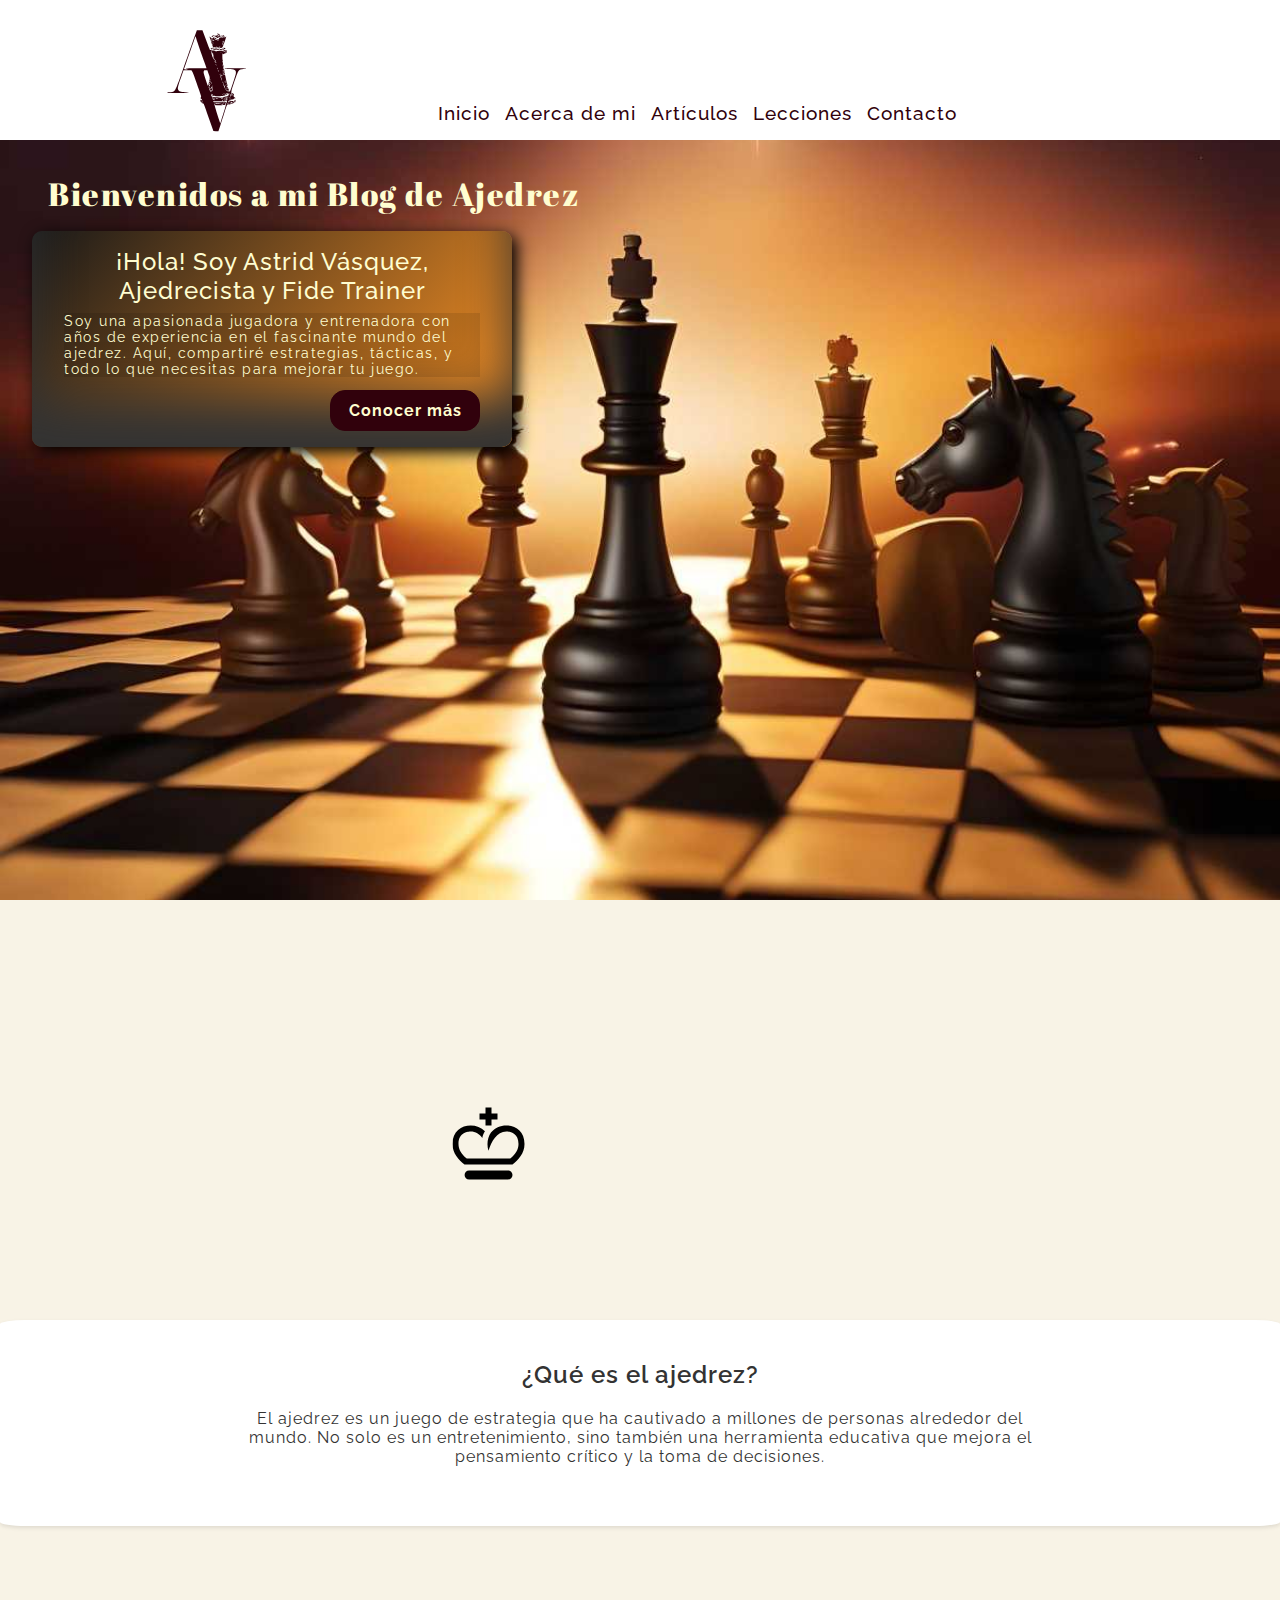
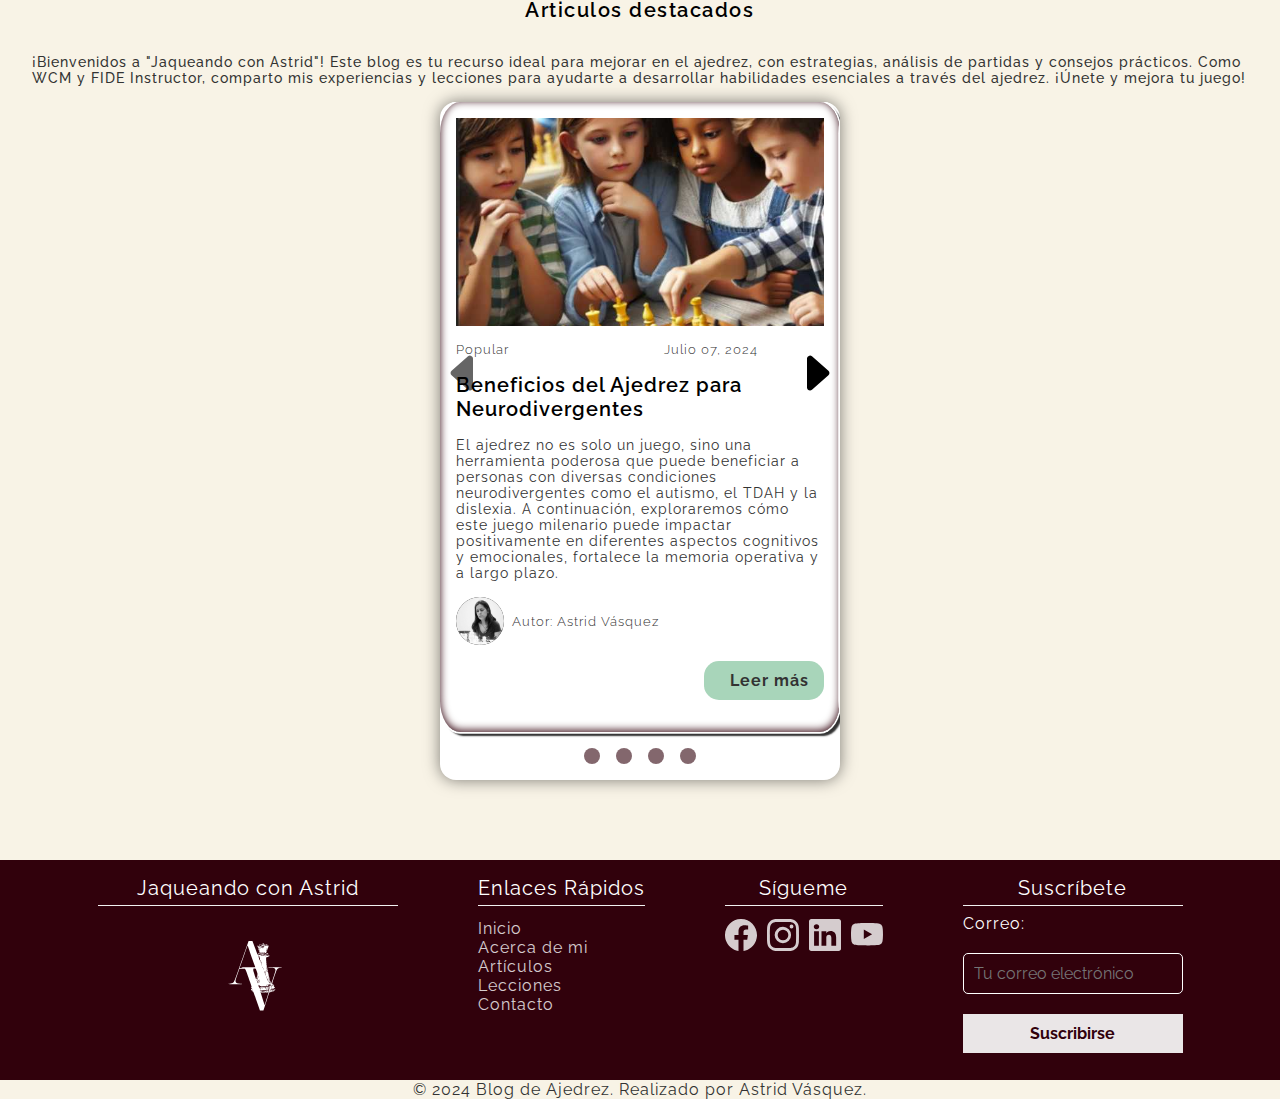
<file: index.html>
<!-- Este documento html contiene la página principal del sitio web.
     Estructura general:
    -Encabezado
    -Barra de navegación
    -Contenido principal 
    -Pie de página. -->
<!DOCTYPE html>
<html lang="es">

<head>
    <meta charset="UTF-8">
    <meta name="viewport" content="width=device-width, initial-scale=1.0">
    
    <!-- Primary Meta Tags -->
    <title>Bienvenidos a Jaqueando con Astrid - Estrategias y Tácticas de Ajedrez</title>
    <meta name="title" content="Bienvenidos a Jaqueando con Astrid - Estrategias y Tácticas de Ajedrez" />
    <meta name="description" content="Descubre el fascinante mundo del ajedrez con Astrid. Aprende estrategias, tácticas y mejora tu juego con recursos y artículos exclusivos. ¡Únete a nuestra comunidad de ajedrecistas hoy!" />

    <meta property="og:type" content="website" />
    <meta property="og:url" content="https://metatags.io/" />
    <meta property="og:title" content="Bienvenidos a Jaqueando con Astrid - Estrategias y Tácticas de Ajedrez" />
    <meta property="og:description" content="Descubre el fascinante mundo del ajedrez con Astrid. Aprende estrategias, tácticas y mejora tu juego con recursos y artículos exclusivos. ¡Únete a nuestra comunidad de ajedrecistas hoy!" />
    <meta property="og:image" content="https://metatags.io/images/meta-tags.png" />

    <meta property="twitter:card" content="summary_large_image" />
    <meta property="twitter:url" content="https://metatags.io/" />
    <meta property="twitter:title" content="Bienvenidos a Jaqueando con Astrid - Estrategias y Tácticas de Ajedrez" />
    <meta property="twitter:description" content="Descubre el fascinante mundo del ajedrez con Astrid. Aprende estrategias, tácticas y mejora tu juego con recursos y artículos exclusivos. ¡Únete a nuestra comunidad de ajedrecistas hoy!" />
    <meta property="twitter:image" content="https://metatags.io/images/meta-tags.png" />

    <link rel="stylesheet" href="css/index.css">
    <script src="js/menu.js" defer></script>
    <script src="js/slider.js" defer></script>
</head>

<body>
    <!-- Los componentes se definen con metodología suit para mantener la estructura y evitar problemas con selectores en css. -->
    <!-- Cabecera de la página web con un título y un menú de navegación responsive -->
    <!-- El título principal se encuentra en formato svg en codigo html para mantener la calidad de la imagen, con una clase para estilar -->
    <!-- El logo se encuentra en un symbol para poder ser llamado en cualquier parte del documento html.    -->
    <header class="Header">
        <h1 class="Header-h1">
            <a href="index.html" class="Header-logo" title=" Ir al inicio de la pagina">
                <svg xmlns="http://www.w3.org/2000/svg" height="200">
                    <symbol class="Header-svg" id="logo" viewBox="0 0 400.000000 550.000000"
                        preserveAspectRatio="xMidYMid meet">
                        <g transform="translate(0.000000,500.000000) scale(0.100000,-0.100000)" stroke="none">
                            <path
                                d="M1922 3883 c-55 -159 -177 -505 -271 -770 -174 -495 -207 -577 -240 -607 -29 -27 -90 -45 -148 -46 -29 0 -53 -4 -53 -10 0 -6 105 -10 295 -10 294 0 390 12 190 23 -120 7 -167 24 -185 68 -19 45 -8 96 73 324 l74 210 109 0 108 0 21 -32 c12 -17 43 -93 70 -170 26 -76 79 -225 117 -332 63 -180 67 -195 52 -212 -15 -16 -14 -19 10 -34 15 -10 26 -27 26 -39 0 -17 -2 -18 -10 -6 -5 8 -10 11 -10 6 0 -5 -7 -3 -15 4 -12 10 -15 10 -15 -1 0 -26 12 -59 22 -59 5 0 6 5 2 12 -4 7 -3 8 4 4 6 -4 9 -13 6 -21 -4 -9 3 -16 20 -21 14 -3 30 -12 36 -19 6 -7 69 -179 139 -381 l129 -369 69 -3 69 -3 53 163 c29 90 80 248 113 353 64 199 75 225 92 219 6 -2 47 7 90 19 57 16 80 27 82 40 1 11 -5 17 -19 18 -17 1 -18 2 -4 6 9 2 17 8 17 12 0 9 -62 6 -110 -4 -28 -7 -31 -10 -15 -15 17 -6 16 -7 -6 -12 -24 -4 -26 -3 -20 21 6 21 16 27 52 35 l44 9 -28 11 c-15 7 -25 15 -21 19 3 3 17 -1 30 -10 25 -16 74 -11 74 8 0 6 5 7 10 4 14 -9 12 9 -2 24 -11 10 -10 11 4 6 9 -4 19 -14 21 -23 3 -11 5 -9 6 6 1 15 -6 26 -17 28 -9 3 -22 16 -29 30 -10 22 -10 25 3 20 22 -8 8 33 -19 57 -25 21 -55 24 -38 3 8 -9 8 -16 2 -20 -16 -10 -18 26 -4 84 24 106 159 498 183 533 32 47 77 67 150 67 33 0 60 4 60 10 0 6 -103 10 -290 10 -187 0 -290 -4 -290 -10 0 -6 40 -10 101 -10 170 0 219 -30 205 -124 -10 -63 -153 -500 -165 -504 -6 -2 -11 3 -11 12 0 18 -11 26 -47 32 -23 4 -25 3 -13 -11 7 -8 21 -15 31 -15 11 0 19 -4 19 -10 0 -11 -46 4 -68 22 -19 16 5 29 40 23 27 -5 27 -4 16 22 -7 16 -20 39 -30 52 -10 13 -18 31 -18 39 0 13 3 12 15 -4 13 -17 13 -16 4 16 -20 66 -57 223 -63 265 -1 11 -10 20 -18 20 -30 0 -56 33 -49 63 5 26 5 26 11 -8 4 -27 10 -36 28 -38 15 -2 22 2 22 12 0 9 -4 16 -9 16 -6 0 -9 8 -9 18 2 46 -14 128 -27 138 -8 6 -15 17 -15 25 0 11 2 11 10 -1 8 -12 10 -12 9 5 0 11 -4 29 -9 40 -8 18 -9 18 -10 -5 -2 -17 -4 -20 -7 -8 -2 10 0 25 5 35 7 11 6 31 -3 60 -8 25 -9 40 -3 37 6 -4 7 2 3 17 -11 32 -13 189 -3 189 4 0 8 -4 8 -10 0 -5 7 -10 16 -10 8 0 13 4 9 9 -3 6 11 11 32 13 43 3 69 38 52 69 -14 26 -41 31 -85 14 -38 -15 -38 -15 -6 -10 20 3 31 1 27 -5 -7 -11 -48 -14 -58 -3 -10 10 -162 3 -165 -8 -2 -5 -8 -9 -13 -9 -6 0 -8 4 -5 9 6 9 -49 21 -96 21 -16 0 -28 5 -28 11 0 6 -6 9 -14 6 -8 -3 -19 0 -24 6 -5 7 -53 130 -107 275 l-98 262 -76 0 -77 0 -102 -287z m113 -33 c34 -107 153 -447 224 -638 17 -46 31 -85 31 -88 0 -2 -126 -4 -280 -4 -168 0 -280 -4 -280 -9 0 -6 17 -12 38 -14 22 -2 11 -4 -30 -5 -38 -1 -68 0 -68 3 0 3 65 191 144 418 79 227 149 430 156 452 15 47 12 53 65 -115z m794 -249 c16 -10 7 -47 -14 -55 -13 -5 -13 -2 1 18 14 22 14 25 -3 35 -10 6 -13 10 -8 11 6 0 16 -4 24 -9z m-405 -13 c14 -46 17 -52 24 -41 5 9 12 6 20 -8 12 -19 11 -20 -9 -14 -14 5 -19 4 -15 -4 4 -6 14 -11 22 -11 10 0 14 -14 14 -55 0 -30 4 -55 8 -55 14 0 33 -48 22 -55 -6 -4 -10 0 -10 8 0 7 -8 22 -18 33 -21 22 -47 92 -57 149 -4 22 -11 46 -17 53 -7 8 -7 12 1 12 6 0 13 -6 15 -12z m229 -5 c-13 -2 -35 -2 -50 0 -16 2 -5 4 22 4 28 0 40 -2 28 -4z m157 -1 c0 -4 -15 -8 -32 -9 -30 -1 -31 -1 -8 7 34 11 40 11 40 2z m-113 -18 c-3 -3 -12 -4 -19 -1 -8 3 -5 6 6 6 11 1 17 -2 13 -5z m-147 -246 c0 -19 -2 -20 -10 -8 -13 19 -13 30 0 30 6 0 10 -10 10 -22z m-10 -47 c-1 -10 -6 -7 -15 9 -19 33 -18 50 0 26 8 -11 15 -27 15 -35z m17 -3 c-3 -8 -6 -5 -6 6 -1 11 2 17 5 13 3 -3 4 -12 1 -19z m2 -68 c0 -10 -3 -8 -9 5 -12 27 -12 43 0 25 5 -8 9 -22 9 -30z m40 -100 c0 -10 -3 -8 -9 5 -12 27 -12 43 0 25 5 -8 9 -22 9 -30z m156 21 c3 -5 1 -12 -5 -16 -5 -3 -10 1 -10 9 0 18 6 21 15 7z m11 -74 c2 -34 0 -37 -6 -17 -11 33 -12 60 -2 60 4 0 8 -19 8 -43z m-137 -17 c0 -9 -6 -4 -14 10 -19 33 -19 49 0 24 8 -10 14 -26 14 -34z m-283 -55 c40 -106 40 -111 14 -224 -24 -102 -29 -115 -35 -109 -12 12 -115 331 -115 355 0 64 9 74 57 71 l45 -3 34 -90z m391 63 c-3 -7 -5 -2 -5 12 0 14 2 19 5 13 2 -7 2 -19 0 -25z m-50 -80 c-3 -8 -6 -5 -6 6 -1 11 2 17 5 13 3 -3 4 -12 1 -19z m-17 -23 c0 -8 6 -29 14 -47 20 -50 36 -101 32 -105 -2 -2 -15 26 -29 64 -36 97 -41 117 -28 109 6 -4 11 -14 11 -21z m48 -22 c-11 -14 -28 -8 -28 8 0 6 5 7 10 4 6 -3 10 4 11 17 0 22 1 22 8 3 5 -11 4 -25 -1 -32z m-318 -114 c0 -5 -4 -9 -10 -9 -5 0 -10 7 -10 16 0 8 5 12 10 9 6 -3 10 -10 10 -16z m417 -11 c-3 -8 -6 -5 -6 6 -1 11 2 17 5 13 3 -3 4 -12 1 -19z m-387 -88 c-1 -3 -7 4 -15 14 -8 11 -15 31 -15 45 1 22 3 19 15 -14 8 -22 15 -42 15 -45z m-46 55 c-4 -8 -8 -15 -10 -15 -2 0 -4 7 -4 15 0 8 4 15 10 15 5 0 7 -7 4 -15z m421 5 c-4 -6 -1 -18 6 -26 10 -12 9 -13 -5 -8 -16 6 -21 25 -9 37 10 11 15 8 8 -3z m-45 -51 c0 -24 -17 -12 -27 19 l-11 37 19 -24 c10 -13 19 -27 19 -32z m-378 12 c5 9 6 4 2 -15 -5 -22 -4 -27 6 -21 9 6 10 3 1 -12 -5 -11 -9 -35 -7 -54 2 -19 1 -24 -1 -12 -2 12 -11 27 -19 33 -8 7 -13 22 -13 34 1 17 2 17 6 4 2 -10 9 -18 14 -18 6 0 7 10 3 23 -9 29 -12 44 -6 33 2 -4 9 -2 14 5z m455 -13 c-3 -8 -6 -5 -6 6 -1 11 2 17 5 13 3 -3 4 -12 1 -19z m-10 -55 c-3 -10 -5 -4 -5 12 0 17 2 24 5 18 2 -7 2 -21 0 -30z m20 15 c-3 -8 -6 -5 -6 6 -1 11 2 17 5 13 3 -3 4 -12 1 -19z m-71 -20 c7 -32 7 -32 16 -9 4 13 11 22 14 19 2 -3 -1 -18 -8 -32 -9 -22 -9 -29 1 -36 8 -4 10 -13 6 -20 -4 -7 -16 11 -31 47 -28 67 -27 63 -15 63 5 0 13 -15 17 -32z m-313 -108 c-8 -30 -22 -45 -50 -54 -19 -6 -24 0 -42 48 -11 30 -22 65 -24 78 -2 13 -2 17 0 11 3 -7 8 -13 13 -13 4 0 7 -6 7 -12 -1 -33 17 -78 32 -78 13 0 13 -2 2 -9 -7 -5 -9 -11 -4 -14 5 -3 19 3 32 12 26 20 30 46 19 121 -6 41 -6 40 7 -10 8 -30 11 -66 8 -80z m374 68 c-3 -8 -6 -5 -6 6 -1 11 2 17 5 13 3 -3 4 -12 1 -19z m-398 -35 c-1 -28 -4 -37 -6 -23 -3 14 -8 29 -13 34 -7 7 7 34 18 36 1 0 1 -21 1 -47z m421 2 c17 -21 5 -31 -15 -12 -8 9 -15 18 -15 21 0 11 18 6 30 -9z m-450 -14 c0 -6 -4 -13 -10 -16 -5 -3 -10 1 -10 9 0 9 5 16 10 16 6 0 10 -4 10 -9z m426 -28 c-7 -7 -26 7 -26 19 0 6 6 6 15 -2 9 -7 13 -15 11 -17z m81 -105 c8 -14 -18 -58 -34 -58 -8 0 -12 -3 -10 -7 3 -5 -5 -9 -16 -9 -32 -3 -110 -24 -122 -33 -5 -5 -48 -11 -95 -14 l-85 -6 80 12 80 12 -131 0 c-147 1 -160 5 -166 60 -5 43 7 46 16 5 3 -16 10 -30 16 -30 13 0 13 17 0 25 -12 8 -13 25 -1 25 5 0 12 -11 15 -24 7 -29 37 -35 161 -30 50 2 97 4 106 5 9 0 34 7 55 14 29 11 33 14 16 15 -13 0 -21 4 -17 9 3 6 17 6 36 -1 16 -6 33 -8 36 -4 4 3 0 6 -8 6 -11 0 -11 2 1 10 20 13 33 13 25 0 -10 -16 11 -12 25 5 11 13 8 14 -16 11 -16 -3 -39 -8 -51 -11 -13 -4 -23 -4 -23 -1 0 20 95 32 107 14z m-129 -5 c-10 -2 -26 -2 -35 0 -10 3 -2 5 17 5 19 0 27 -2 18 -5z m232 -26 c0 -5 -4 -5 -10 -2 -5 3 -10 14 -10 23 0 15 2 15 10 2 5 -8 10 -19 10 -23z m-45 3 c14 0 29 -29 20 -38 -3 -3 -5 -1 -5 5 0 6 -7 14 -16 17 -12 5 -15 2 -10 -9 3 -9 2 -14 -3 -11 -4 3 -14 -13 -20 -35 -7 -23 -14 -39 -17 -37 -2 3 3 24 11 48 8 23 15 52 16 64 0 11 3 15 6 9 2 -7 11 -13 18 -13z m-229 -5 c9 -8 11 -15 6 -15 -5 0 -15 7 -22 15 -7 8 -9 15 -6 15 4 0 14 -7 22 -15z m144 -65 c0 -5 -5 -10 -11 -10 -5 0 -7 5 -4 10 3 6 8 10 11 10 2 0 4 -4 4 -10z m-77 -7 c-7 -2 -21 -2 -30 0 -10 3 -4 5 12 5 17 0 24 -2 18 -5z m-337 -12 c-18 -7 -18 -8 -2 -14 9 -4 14 -11 11 -17 -3 -5 1 -10 9 -10 9 0 16 -4 16 -10 0 -5 -7 -10 -15 -10 -8 0 -15 5 -15 11 0 5 -4 7 -10 4 -5 -3 -10 -2 -10 4 0 5 6 12 13 14 7 4 6 6 -4 6 -9 1 -19 8 -23 16 -4 11 2 15 22 14 23 0 24 -2 8 -8z m392 -4 c9 -11 3 -13 -31 -11 -78 5 -82 7 -32 14 28 4 51 8 51 8 1 1 6 -4 12 -11z m-343 -7 c-3 -5 -11 -10 -16 -10 -6 0 -7 5 -4 10 3 6 11 10 16 10 6 0 7 -4 4 -10z m213 -19 c3 -10 -2 -11 -19 -6 -39 12 -48 27 -15 23 16 -2 31 -9 34 -17z m-139 5 c-12 -10 -59 -15 -59 -6 0 5 14 10 32 10 17 0 29 -2 27 -4z m188 -2 c-3 -3 -12 -4 -19 -1 -8 3 -5 6 6 6 11 1 17 -2 13 -5z m73 -4 c8 -5 11 -12 7 -17 -5 -4 -12 -1 -17 7 -8 13 -10 12 -10 -2 0 -9 6 -18 13 -21 6 -2 1 -5 -13 -5 -14 0 -36 -2 -50 -5 -14 -2 -16 -2 -5 1 15 5 9 8 -20 13 -38 6 -38 6 9 4 40 -2 49 1 53 16 6 21 11 23 33 9z m77 -26 c-3 -3 -12 -4 -19 -1 -8 3 -5 6 6 6 11 1 17 -2 13 -5z m-414 -21 c-7 -2 -21 -2 -30 0 -10 3 -4 5 12 5 17 0 24 -2 18 -5z m222 -3 c-3 -5 -10 -10 -16 -10 -5 0 -9 5 -9 10 0 6 7 10 16 10 8 0 12 -4 9 -10z m107 -5 c3 -3 -3 -22 -13 -43 -11 -20 -19 -49 -19 -65 0 -15 -18 -83 -39 -150 -22 -67 -56 -176 -77 -242 l-37 -120 -18 55 c-94 296 -138 441 -143 475 -5 39 2 31 19 -20 5 -16 8 -17 15 -5 6 8 10 11 10 5 0 -6 41 -9 108 -8 144 2 148 3 150 32 1 13 7 30 13 38 7 7 8 17 4 21 -4 4 -10 1 -12 -5 -3 -7 -9 -13 -14 -13 -6 0 -7 5 -4 10 7 11 -28 14 -38 3 -4 -4 -65 -7 -135 -8 -114 -1 -152 5 -152 24 0 3 74 5 164 5 90 -1 170 2 177 7 16 10 33 11 41 4z m-666 -30 c1 -8 -2 -15 -7 -15 -5 0 -9 10 -9 22 0 23 12 17 16 -7z m799 -5 c-4 -6 6 -11 22 -11 27 -2 27 -2 3 -6 -14 -3 -29 -9 -34 -14 -6 -5 -24 -9 -40 -8 l-31 1 33 8 c18 4 36 11 40 15 4 3 -7 4 -23 0 l-30 -7 25 15 c30 18 43 21 35 7z m-205 -20 c0 -5 -12 -10 -27 -9 -25 0 -26 1 -8 9 27 12 35 12 35 0z m-140 -10 l-85 -6 75 -5 75 -5 -77 -2 c-50 -1 -78 2 -78 9 0 5 -4 8 -9 4 -5 -3 -12 -1 -16 5 -4 7 29 9 97 8 l103 -2 -85 -6z m257 -26 c-9 -9 -27 6 -27 22 0 13 2 13 16 -1 9 -9 14 -18 11 -21z m-165 -6 c-19 -5 -39 -7 -45 -4 -7 2 -2 5 11 5 12 1 22 5 22 10 0 5 10 6 23 3 20 -5 19 -7 -11 -14z" />
                            <path
                                d="M2580 4069 c0 -6 9 -13 20 -16 20 -5 20 -6 3 -18 -26 -18 -84 -24 -111 -12 -18 8 -27 6 -47 -13 -14 -13 -22 -26 -19 -29 3 -3 9 1 14 9 8 12 10 12 10 1 0 -11 3 -11 15 -1 8 7 12 16 9 21 -3 5 -2 9 1 9 11 0 90 -42 107 -58 16 -13 21 -12 55 11 55 37 113 51 132 32 10 -9 11 -15 4 -15 -7 0 -14 4 -17 9 -3 5 -15 7 -26 4 -20 -5 -19 -17 1 -19 5 -1 14 -2 19 -3 6 0 10 -4 10 -8 0 -5 -19 -8 -42 -7 -64 2 -89 -11 -84 -40 3 -19 1 -23 -11 -19 -12 5 -12 7 -1 14 19 13 3 11 -27 -3 -14 -6 -25 -15 -25 -20 0 -13 18 -9 23 5 3 9 8 8 20 -3 15 -14 13 -15 -15 -15 -17 0 -33 6 -35 13 -3 6 -13 12 -23 12 -22 0 -29 10 -32 43 -2 22 -5 24 -25 14 -13 -6 -23 -14 -23 -19 0 -15 -21 -8 -56 18 l-35 27 11 -29 c6 -16 13 -36 17 -44 3 -8 7 -22 8 -30 5 -30 57 -175 67 -187 6 -7 16 -13 22 -13 7 0 6 3 -2 8 -8 6 0 9 20 9 18 0 44 3 58 7 21 5 22 5 5 -3 -16 -8 -11 -10 25 -10 27 0 40 3 32 7 -8 6 -2 9 18 9 17 0 26 -4 19 -8 -9 -5 -8 -8 2 -12 10 -3 10 -4 -1 -2 -9 1 -39 -1 -67 -5 -29 -3 -50 -2 -47 2 6 10 -47 -1 -59 -12 -5 -4 13 -10 40 -13 26 -3 50 -1 51 4 2 5 13 9 23 9 11 0 17 -4 14 -10 -3 -5 1 -10 9 -10 9 0 13 6 10 13 -3 10 5 12 30 9 26 -3 39 1 52 16 14 17 58 137 99 272 l8 24 -28 -18 c-26 -17 -27 -17 -21 2 8 23 -29 73 -41 56 -5 -6 -25 -14 -45 -18 -33 -6 -38 -4 -38 12 0 10 -8 26 -18 35 -21 19 -62 23 -62 6z m37 -5 c-3 -3 -12 -4 -19 -1 -8 3 -5 6 6 6 11 1 17 -2 13 -5z m30 -34 c-1 -13 -6 -19 -15 -15 -8 3 -20 -3 -27 -12 -8 -10 -16 -15 -19 -12 -10 9 34 50 46 43 8 -5 9 -1 5 10 -4 9 -3 15 2 11 6 -3 9 -14 8 -25z m-17 -45 c-7 -9 -15 -13 -19 -10 -3 3 1 10 9 15 21 14 24 12 10 -5z m-181 -74 c0 -10 -2 -11 -6 -3 -2 6 -11 12 -19 12 -8 0 -14 4 -14 9 0 5 9 7 20 4 11 -3 20 -13 19 -22z m52 -18 c12 -15 12 -16 -3 -10 -10 3 -18 2 -18 -4 0 -6 -4 -8 -9 -5 -5 4 -12 0 -14 -6 -3 -8 -6 -6 -6 5 -1 9 6 17 15 17 8 0 12 5 9 10 -10 17 12 11 26 -7z m-65 -18 c10 -26 -1 -35 -13 -10 -6 14 -7 25 -2 25 5 0 12 -7 15 -15z m334 -25 c0 -16 -4 -30 -9 -30 -4 0 -8 13 -7 30 1 39 16 39 16 0z m-40 -17 c-11 -17 -11 -17 -6 0 3 10 6 24 7 30 0 9 2 9 5 0 3 -7 0 -20 -6 -30z m-251 -28 c0 -5 -4 -3 -9 5 -5 8 -9 22 -9 30 0 16 17 -16 18 -35z m-10 -44 c0 -14 -1 -14 -6 -1 -3 8 -10 24 -15 35 -9 20 -9 20 6 1 9 -11 16 -27 15 -35z m281 32 c0 -10 -5 -25 -10 -33 -8 -11 -9 -7 -4 15 4 23 3 26 -5 15 -6 -8 -11 -10 -11 -4 0 6 3 14 7 17 12 12 23 7 23 -10z" />
                            <path
                                d="M2690 3980 c0 -5 5 -10 10 -10 6 0 10 5 10 10 0 6 -4 10 -10 10 -5 0 -10 -4 -10 -10z" />
                            <path d="M2522 3949 c2 -12 13 -25 25 -30 35 -13 36 5 2 30 l-31 23 4 -23z" />
                            <path
                                d="M2417 3675 c-8 -8 -16 -13 -18 -12 -3 1 2 -4 10 -10 22 -19 33 -16 26 6 -4 14 0 21 12 24 16 4 16 5 1 6 -9 0 -23 -6 -31 -14z" />
                            <path
                                d="M2763 3676 c10 -8 14 -17 8 -20 -5 -3 -11 -1 -13 6 -4 10 -10 10 -32 0 -15 -6 -35 -12 -46 -12 -10 0 -21 -6 -23 -12 -4 -9 -8 -9 -14 -3 -12 14 -76 16 -85 2 -6 -9 -10 -9 -15 -1 -7 11 -74 34 -97 34 -5 0 -3 -7 4 -15 7 -8 18 -14 24 -14 6 1 22 -3 36 -8 35 -15 196 -9 215 7 9 7 18 10 22 6 3 -3 0 -6 -7 -6 -7 0 -11 -2 -8 -5 3 -3 18 0 34 6 16 7 32 12 37 11 15 -4 6 18 -12 28 -29 15 -50 12 -28 -4z" />
                            <path
                                d="M3073 2244 c-5 -13 -7 -13 -15 -2 -5 8 -7 0 -6 -24 3 -56 28 -46 35 14 3 31 -4 37 -14 12z" />
                        </g>
                    </symbol>
                    <use href="#logo" x="0" width="200" fill="#31010c"></use>
                </svg>

            </a>
        </h1>
        <!-- El menú de navegación integra un botón, que se mantendra oculto hasta cambiar de resolucion de pantalla. -->

        <nav class="Header-nav">
            <button class="Header-boton" title="Abrir Menu">
                <span class="Header-span"></span>
                <span class="Header-span"></span>
                <span class="Header-span"></span>
            </button>
            <ul class="Header-ul">
                <li class="Header-li">
                    <a href="index.html" class="Header-a" title="Ir al inicio del Portal">Inicio</a>
                </li>
                <li class="Header-li">
                    <a href="about.html" class="Header-a" title="Conocer sobre mi">Acerca de mi</a>
                </li>
                <li class="Header-li">
                    <a href="article.html" class="Header-a" title=" Conoce el perfil del entrenador">Artículos</a>
                </li>
                <li class="Header-li">
                    <a href="lessons.html" class="Header-a" title="Conocer las lecciones">Lecciones</a>
                </li>
                <li class="Header-li">
                    <a href="contacto.html" class="Header-a" title="Ir a contactarme">Contacto</a>
                </li>
            </ul>
        </nav>

    </header>



    <main class="Main">

        <!-- Sección de Inicio 
    En esta sección se da la bienvenida y una introducción general de la página
    Contiene una caja para hacer un efecto parallax y dar un aspecto de profundidad visual  -->
        <section class="Inicio">
            <header class="Inicio-header">
                <h2 class="Inicio-h2">Bienvenidos a mi Blog de Ajedrez</h2>
            </header>

            <article class="Inicio-article ">
                <h3 class="Inicio-h3">¡Hola! Soy Astrid Vásquez, Ajedrecista y Fide Trainer</h3>
                <p class="Inicio-p">Soy una apasionada jugadora y entrenadora con años de experiencia en el fascinante
                    mundo del
                    ajedrez. Aquí, compartiré estrategias, tácticas, y todo lo que necesitas para mejorar tu juego.</p>
                <a class="Inicio-a Section-a" href="about.html" title="Explorar Cursos"> Conocer más </a>
            </article>
            <!-- Contenedor de la imagen de fondo para el efecto parallax -->
            <div class="Inicio-parallax"></div>

        </section>
        <!-- Animación de bienvenida -->
        <!-- Se define una etiqueta div para dar el estilo a la animación con la clase Animation-svg. -->
        <!-- La animación se realiza con un SVG, que contiene un svg reutilizable y se anima con CSS -->
        <div class="Animation">

            <!-- Utilice un svg con una etiqueta symbol para reutilizarlo dado el caso y cambiar el color del svg para la animación, por medio de un id 
le hago referencia con la etiqueta use, y se le asigna colores diferentes con fill -->
            <svg height="300" viewBox="0 0 125 80" class="Animation-svg">

                <symbol id="pieza" viewBox="0 0 25 35">
                    <path
                        d="M5.531 21c-.828 0-1.5.671-1.5 1.5s.672 1.5 1.5 1.5h12.969c.828 0 1.5-.671 1.5-1.5s-.672-1.5-1.5-1.5h-12.969zm9.469-17h-2v2h-2v-2h-2v-2h2v-2h2v2h2v2zm9 8.125c0 3.219-2.094 5.25-4 6.875h-16c-1.906-1.625-4-3.656-4-6.875 0-4.144 3.006-6.12 6.048-6.12 1.879 0 3.499.666 4.765 1.953-.4.57-.799 1.536-.871 2.212-.971-1.274-2.23-2.165-3.894-2.165-.676 0-4.048.199-4.048 4.12 0 1.933.999 3.304 2.75 4.875h14.5c1.751-1.571 2.75-2.942 2.75-4.875 0-3.921-3.372-4.12-4.048-4.12-3.219 0-4.951 3.349-5.952 6.391-.688-2.066-.296-4.374.823-6.022 1.312-1.554 3.062-2.369 5.129-2.369 3.042 0 6.048 1.976 6.048 6.12z" />
                </symbol>

                <use href="#pieza" x="0" width="25" fill="#"></use>

            </svg>

        </div>
        <!-- Contenedor div para estilar la disposición de los elementos de la sección AboutChess -->
        <!-- Se inclue una section con su encabezado y contenido  -->
        <div class="AboutChess">
            <section class="AboutChess-container">
                <h3 class="AboutChess-title">¿Qué es el ajedrez?</h3>
                <p class="AboutChess-description">
                    El ajedrez es un juego de estrategia que ha cautivado a millones de personas alrededor del mundo.
                    No solo es un entretenimiento, sino también una herramienta educativa que mejora el pensamiento
                    crítico y la toma de decisiones.
                </p>
            </section>
        </div>


        <section class="Destacados">
            <h4 class="Destacados-h4 ">Articulos destacados</h4>
            <p class="Destacados-p ">¡Bienvenidos a "Jaqueando con Astrid"! Este blog es tu recurso ideal para mejorar
                en el ajedrez, con estrategias, análisis de partidas y consejos prácticos. Como WCM y FIDE Instructor,
                comparto mis experiencias y lecciones para ayudarte a desarrollar habilidades esenciales a través del
                ajedrez. ¡Únete y mejora tu juego!</p>

            <div class="Destacados-slider">
                <div class="Destacados-container">
                    <article class="Article-item Article-item--Destacados">
                        <h4 class="Articles-h4">Beneficios del Ajedrez para Neurodivergentes</h4>
                        <p class="Articles-p">El ajedrez no es solo un juego, sino una herramienta poderosa que puede beneficiar
                            a personas con diversas condiciones neurodivergentes como el autismo, el TDAH y la dislexia. A continuación, exploraremos cómo este juego milenario puede impactar positivamente en diferentes aspectos
                                cognitivos y emocionales, fortalece la memoria operativa y a largo plazo.</p>
                        <img src="assets/niñosJugando-default.jpg" alt="imagen1" class="Articles-img" title="imagen" loading="lazy">
                    
                        <div class="Articles-span">
                        <span class="Articles-info"> Popular </span>
                        <span class="Articles-info"> Julio 07, 2024</span>
                        </div>
                        <div class="Articles-autor">
                            <img src="assets/image1.jpg" alt="FotoAutor" class="Articles-foto" title="Autor del blog" loading="lazy">
                            <span class="Articles-info"> Autor: Astrid Vásquez</span>
                        </div>
                        <footer class="Articles-footer">
                            <a href="post/neurodivergente.html" class="Articles-link" title="Ver el artículo">Leer más</a>
                        </footer>
                    </article>
                    <article class="Article-item Article-item--inicio">
                        <h4 class="Articles-h4">El Nacimiento del Ajedrez: Orígenes y Evolución</h4>
                        <p class="Articles-p">El ajedrez es uno de los juegos más antiguos y venerados de la historia, con una rica tradición que se remonta a varios siglos atrás. 
                            Su origen está envuelto en leyendas y mitos, pero a través de la historia se han podido trazar sus raíces y evolución, revelando un recorrido fascinante desde sus primeras formas hasta el juego moderno que conocemos hoy.</p>
                        <img src="assets/origins-defaul.jpg" alt="imagen5" class="Articles-img" title="imagen" loading="lazy">
                        <div class="Articles-span">
                            <span class="Articles-info"> Educacion</span>
                            <span class="Articles-info"> Julio 07, 2024</span>
                        </div>
                        <div class="Articles-autor">
                            <img src="assets/image1.jpg" alt="FotoAutor" class="Articles-foto" title="Autor del blog" loading="lazy">
                            <span class="Articles-info"> Autor: Astrid Vásquez</span>
                        </div>
                        <footer class="Articles-footer">
                            <a href="post/nacimiento.html" class="Articles-link" title="Ver el artículo">Leer más</a>
                        </footer>
                    </article>
                    <article class="Article-item Article-item--inicio">
                        <h4 class="Articles-h4">La Revolución de las Computadoras en el Ajedrez</h4>
                        <p class="Articles-p">El ajedrez, con sus siglos de historia, ha experimentado una transformación radical en las últimas décadas gracias a la llegada de las computadoras y la inteligencia artificial (IA). Estos avances tecnológicos no solo han cambiado la manera en que se juega y se estudia el ajedrez, sino que también han influido en la estrategia y el entrenamiento de los jugadores de todos los niveles. batalla entre Deep Blue vs Kasparov.</p>
                        <img src="assets/ArtificialIntelegence-default.jpg" alt="imagen8" class="Articles-img" title="imagen" loading="lazy">
                        <div class="Articles-span">
                            <span class="Articles-info"> Interesante</span>
                            <span class="Articles-info"> Julio 07, 2024</span>
                        </div>
                        <div class="Articles-autor">
                            <img src="assets/image1.jpg" alt="FotoAutor" class="Articles-foto" title="Autor del blog" loading="lazy">
                            <span class="Articles-info"> Autor: Astrid Vásquez</span>
                        </div>
                        <footer class="Articles-footer">
                            <a href="post/Inteligenciaartificial.html" class="Articles-link" title="Ver el artículo">Leer más</a>
                        </footer>
                    </article>
                    <article class="Article-item Article-item--inicio">
                        <h4 class="Articles-h4">El Ajedrez en Cine, Literatura y Arte: Un Juego de Representaciones</h4>
                        <p class="Articles-p">El ajedrez, con su rica historia y complejidad, ha sido una fuente de inspiración para numerosos artistas, escritores y cineastas. Desde las páginas de libros clásicos hasta las pantallas de cine y las galerías de arte, el ajedrez ha sido representado de maneras que capturan su esencia estratégica y simbólica.</p>
                        <img src="assets/cultura-default.jpg" alt="imagen3" class="Articles-img" title="imagen" loading="lazy">
                        <div class="Articles-span">
                            <span class="Articles-info"> Popular</span>
                            <span class="Articles-info"> Julio 07, 2024</span>
                        </div>
                        <div class="Articles-autor">
                            <img src="assets/image1.jpg" alt="FotoAutor" class="Articles-foto" title="Autor del blog" loading="lazy">
                            <span class="Articles-info"> Autor: Astrid Vásquez</span>
                        </div>
                        <footer class="Articles-footer">
                            <a href="post/cultura.html" class="Articles-link" title="Ver el artículo">Leer más</a>
                        </footer>
                    </article>
                </div>
                <button class="Destacados-arrow Destacados-arrow--next" title="Ver el siguiente Artículo">
                    <svg xmlns="http://www.w3.org/2000/svg" width="16" height="16" fill="currentColor"
                        class="Galeria-svg" viewBox="0 0 16 16">
                        <path
                            d="m12.14 8.753-5.482 4.796c-.646.566-1.658.106-1.658-.753V3.204a1 1 0 0 1 1.659-.753l5.48 4.796a1 1 0 0 1 0 1.506z" />
                    </svg></button>
                <button class="Destacados-arrow Destacados-arrow--prev" title="Ver el Artículo anterior">
                    <svg xmlns="http://www.w3.org/2000/svg" width="16" height="16" fill="currentColor"
                        class="Destacados-svg" viewBox="0 0 16 16">
                        <path
                            d="m3.86 8.753 5.482 4.796c.646.566 1.658.106 1.658-.753V3.204a1 1 0 0 0-1.659-.753l-5.48 4.796a1 1 0 0 0 0 1.506z" />
                    </svg>
                </button>



                <ul class="Destacados-ul">

                    <li class="Destacados-li"><button class="Destacados-btn" title=" Ver el primer artículo"></button>
                    </li>
                    <li class="Destacados-li"><button class="Destacados-btn" title=" Ver el segundo artículo"></button>
                    </li>
                    <li class="Destacados-li"><button class="Destacados-btn" title=" Ver el tercer artículo"></button>
                    </li>
                    <li class="Destacados-li"><button class="Destacados-btn" title=" Ver el cuarto artículo"></button>
                    </li>
                </ul>
            </div>

        </Section>










        <!-- Fin de contenido principal de la página web -->
    </main>



    <!-- Pie de la página web con información de contacto y enlaces a redes sociales -->
    <footer class="Footer">
        <div class="Footer-container">
            <section class="Footer-section Footer-about">
                <h4 class="Footer-h"> Jaqueando con Astrid</h4>
                <svg class="Footer-svg">
                    <use href="#logo" x="100" width="100" fill="#ffffff"></use>
                </svg>
                <!-- <p class= "Footer-p"> Enseñando el mundo del Ajedrez en pequeños pasos </p> -->
            </section>

            <nav class="Footer-nav">
                <h4 class="Footer-h">Enlaces Rápidos</h4>
                <ul class="Footer-list">
                    <li class="Footer-li"><a href="index.html" class="Footer-link" title="Ver el Inicio">Inicio</a></li>
                    <li class="Footer-li"><a href="about.html" class="Footer-link" title="Conocer sobre mi">Acerca de
                            mi</a></li>
                    <li class="Footer-li"><a href="article.html" class="Footer-link"
                            title="Ver los Artículos">Artículos</a></li>
                    <li class="Footer-li"><a href="lessons.html" class="Footer-link"
                            title="Ver las lecciones">Lecciones</a></li>
                    <li class="Footer-li"><a href="contacto.html" class="Footer-link" title="Contactarme">Contacto</a>
                    </li>
                </ul>
            </nav>

            <article class=" Footer-article Redes">
                <h4 class="Footer-h">Sígueme</h4>
                <ul class="Redes-ul">
                    <li class="Redes-li">
                        <a href="https://www.facebook.com/Astridvasquez23/?locale=es_LA" class="Redes-a"
                            title="Sígueme en Facebook" target="_blank" rel="noreferrer">
                            <svg xmlns="http://www.w3.org/2000/svg" width="16" height="16" fill="currentColor"
                                class="Redes-svg" viewBox="0 0 16 16">
                                <path
                                    d="M16 8.049c0-4.446-3.582-8.05-8-8.05C3.58 0-.002 3.603-.002 8.05c0 4.017 2.926 7.347 6.75 7.951v-5.625h-2.03V8.05H6.75V6.275c0-2.017 1.195-3.131 3.022-3.131.876 0 1.791.157 1.791.157v1.98h-1.009c-.993 0-1.303.621-1.303 1.258v1.51h2.218l-.354 2.326H9.25V16c3.824-.604 6.75-3.934 6.75-7.951" />
                            </svg>
                        </a>
                    </li>
                    <li class="Redes-li">
                        <a href="https://www.instagram.com/be_brainchess/" class="Redes-a" title=" Sígueme en Instagram"
                            target="_blank" rel="noreferrer">
                            <svg xmlns="http://www.w3.org/2000/svg" width="16" height="16" fill="currentColor"
                                class="Redes-svg" viewBox="0 0 16 16">
                                <path
                                    d="M8 0C5.829 0 5.556.01 4.703.048 3.85.088 3.269.222 2.76.42a3.9 3.9 0 0 0-1.417.923A3.9 3.9 0 0 0 .42 2.76C.222 3.268.087 3.85.048 4.7.01 5.555 0 5.827 0 8.001c0 2.172.01 2.444.048 3.297.04.852.174 1.433.372 1.942.205.526.478.972.923 1.417.444.445.89.719 1.416.923.51.198 1.09.333 1.942.372C5.555 15.99 5.827 16 8 16s2.444-.01 3.298-.048c.851-.04 1.434-.174 1.943-.372a3.9 3.9 0 0 0 1.416-.923c.445-.445.718-.891.923-1.417.197-.509.332-1.09.372-1.942C15.99 10.445 16 10.173 16 8s-.01-2.445-.048-3.299c-.04-.851-.175-1.433-.372-1.941a3.9 3.9 0 0 0-.923-1.417A3.9 3.9 0 0 0 13.24.42c-.51-.198-1.092-.333-1.943-.372C10.443.01 10.172 0 7.998 0zm-.717 1.442h.718c2.136 0 2.389.007 3.232.046.78.035 1.204.166 1.486.275.373.145.64.319.92.599s.453.546.598.92c.11.281.24.705.275 1.485.039.843.047 1.096.047 3.231s-.008 2.389-.047 3.232c-.035.78-.166 1.203-.275 1.485a2.5 2.5 0 0 1-.599.919c-.28.28-.546.453-.92.598-.28.11-.704.24-1.485.276-.843.038-1.096.047-3.232.047s-2.39-.009-3.233-.047c-.78-.036-1.203-.166-1.485-.276a2.5 2.5 0 0 1-.92-.598 2.5 2.5 0 0 1-.6-.92c-.109-.281-.24-.705-.275-1.485-.038-.843-.046-1.096-.046-3.233s.008-2.388.046-3.231c.036-.78.166-1.204.276-1.486.145-.373.319-.64.599-.92s.546-.453.92-.598c.282-.11.705-.24 1.485-.276.738-.034 1.024-.044 2.515-.045zm4.988 1.328a.96.96 0 1 0 0 1.92.96.96 0 0 0 0-1.92m-4.27 1.122a4.109 4.109 0 1 0 0 8.217 4.109 4.109 0 0 0 0-8.217m0 1.441a2.667 2.667 0 1 1 0 5.334 2.667 2.667 0 0 1 0-5.334" />
                            </svg>
                        </a>
                    </li>
                    <li class="Redes-li">
                        <a href="https://cl.linkedin.com/in/astridvasquez2312" class="Redes-a"
                            title="Sígueme en Linkedin" target="_blank" rel="noreferrer">
                            <svg xmlns="http://www.w3.org/2000/svg" width="16" height="16" fill="currentColor"
                                class="Redes-svg" viewBox="0 0 16 16">
                                <path
                                    d="M0 1.146C0 .513.526 0 1.175 0h13.65C15.474 0 16 .513 16 1.146v13.708c0 .633-.526 1.146-1.175 1.146H1.175C.526 16 0 15.487 0 14.854zm4.943 12.248V6.169H2.542v7.225zm-1.2-8.212c.837 0 1.358-.554 1.358-1.248-.015-.709-.52-1.248-1.342-1.248S2.4 3.226 2.4 3.934c0 .694.521 1.248 1.327 1.248zm4.908 8.212V9.359c0-.216.016-.432.08-.586.173-.431.568-.878 1.232-.878.869 0 1.216.662 1.216 1.634v3.865h2.401V9.25c0-2.22-1.184-3.252-2.764-3.252-1.274 0-1.845.7-2.165 1.193v.025h-.016l.016-.025V6.169h-2.4c.03.678 0 7.225 0 7.225z" />
                            </svg>
                        </a>

                    </li>
                    <li class="Redes-li">
                        <a href="https://www.youtube.com/channel/UCwtnMOZnZR2_Z5UXH46dAvQ" class="Redes-a"
                            title="Sígueme en Youtube" target="_blank" rel="noreferrer">
                            <svg xmlns="http://www.w3.org/2000/svg" width="16" height="16" fill="currentColor"
                                class="Redes-svg" viewBox="0 0 16 16">
                                <path
                                    d="M8.051 1.999h.089c.822.003 4.987.033 6.11.335a2.01 2.01 0 0 1 1.415 1.42c.101.38.172.883.22 1.402l.01.104.022.26.008.104c.065.914.073 1.77.074 1.957v.075c-.001.194-.01 1.108-.082 2.06l-.008.105-.009.104c-.05.572-.124 1.14-.235 1.558a2.01 2.01 0 0 1-1.415 1.42c-1.16.312-5.569.334-6.18.335h-.142c-.309 0-1.587-.006-2.927-.052l-.17-.006-.087-.004-.171-.007-.171-.007c-1.11-.049-2.167-.128-2.654-.26a2.01 2.01 0 0 1-1.415-1.419c-.111-.417-.185-.986-.235-1.558L.09 9.82l-.008-.104A31 31 0 0 1 0 7.68v-.123c.002-.215.01-.958.064-1.778l.007-.103.003-.052.008-.104.022-.26.01-.104c.048-.519.119-1.023.22-1.402a2.01 2.01 0 0 1 1.415-1.42c.487-.13 1.544-.21 2.654-.26l.17-.007.172-.006.086-.003.171-.007A100 100 0 0 1 7.858 2zM6.4 5.209v4.818l4.157-2.408z" />
                            </svg>
                        </a>
                    </li>
                </ul>
            </article>
            <section class="Footer-section Footer-subscribe">
                <h4 class="Footer-h">Suscríbete</h4>
                <form class="Footer-form">
                    <label for="correo" class="Footer-label">Correo:</label>
                    <input type="email" name="correo" id="correo" placeholder="Tu correo electrónico" class="Footer-input">
                    <button type="submit" class="Footer-button" title="Suscribete">Suscribirse</button>
                </form>
            </section>
        </div>
        <div class="Footer-copy">
            <p class="Footer-text">© 2024 Blog de Ajedrez. Realizado por Astrid Vásquez.</p>
        </div>
    </footer>
</body>

</html>
</file>
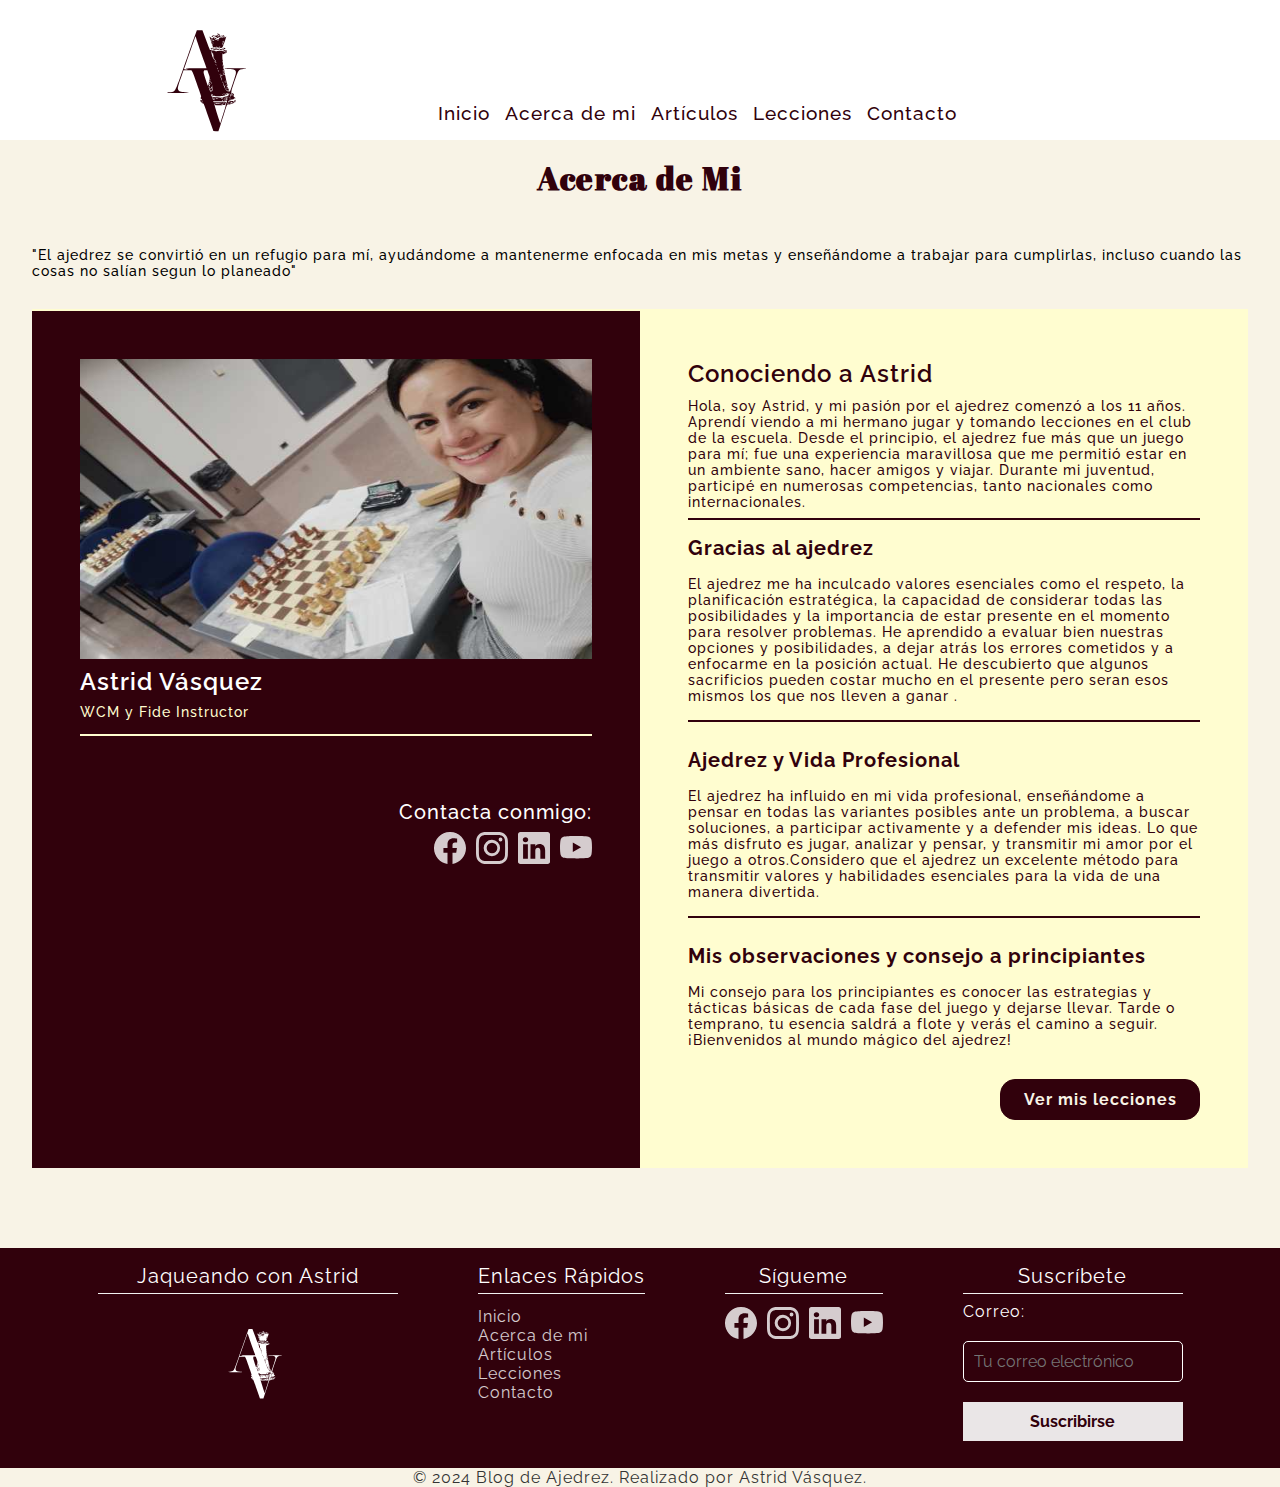
<file: about.html>
<!-- Este documento html contiene la seccion about del sitio web.
     Estructura general:
    -Encabezado
    -Barra de navegación
    -Contenido principal 
    -Sección de biografía
    -Sección de redes sociales contenida
    -Pie de página. -->

<!DOCTYPE html>
<html lang="es">

<head>
    <meta charset="UTF-8">
    <meta name="viewport" content="width=device-width, initial-scale=1.0">
    <!-- Primary Meta Tags -->
    <title>Conoce a Astrid - Campeona y Entrenadora de Ajedrez</title>
    <meta name="title" content="Conoce a Astrid - Campeona y Entrenadora de Ajedrez" />
    <meta name="description" content="Soy Astrid, entrenadora de ajedrez avalada por la FIDE y campeona en diversas categorías. Aprende sobre mi trayectoria y cómo el ajedrez ha influido en mi vida. ¡Descubre más sobre mí aquí!" />

    <meta property="og:type" content="website" />
    <meta property="og:url" content="https://metatags.io/" />
    <meta property="og:title" content="Conoce a Astrid - Campeona y Entrenadora de Ajedrez" />
    <meta property="og:description" content="Soy Astrid, entrenadora de ajedrez avalada por la FIDE y campeona en diversas categorías. Aprende sobre mi trayectoria y cómo el ajedrez ha influido en mi vida. ¡Descubre más sobre mí aquí!" />
    <meta property="og:image" content="https://metatags.io/images/meta-tags.png" />

    <meta property="twitter:card" content="summary_large_image" />
    <meta property="twitter:url" content="https://metatags.io/" />
    <meta property="twitter:title" content="Conoce a Astrid - Campeona y Entrenadora de Ajedrez" />
    <meta property="twitter:description" content="Soy Astrid, entrenadora de ajedrez avalada por la FIDE y campeona en diversas categorías. Aprende sobre mi trayectoria y cómo el ajedrez ha influido en mi vida. ¡Descubre más sobre mí aquí!" />
    <meta property="twitter:image" content="https://metatags.io/images/meta-tags.png" />

    <link rel="stylesheet" href="css/index.css">
    <script src="js/menu.js" defer></script>
</head>
<!-- El documento html contiene una estructura básica con un encabezado, un contenido principal con un aside y un pie de página. -->
<body>
    <!-- Cabecera de la página web con un título y un menú de navegación responsive -->
    <header class="Header">
        <h1 class="Header-h1"> 
            <a href="index.html" class="Header-logo" title=" Ir al inicio de la pagina">
                 <svg xmlns="http://www.w3.org/2000/svg" height="200">
                   <symbol  class="Header-svg" id="logo" viewBox="0 0 400.000000 550.000000" preserveAspectRatio="xMidYMid meet">
                    <g  transform="translate(0.000000,500.000000) scale(0.100000,-0.100000)" stroke="none">
                    <path d="M1922 3883 c-55 -159 -177 -505 -271 -770 -174 -495 -207 -577 -240 -607 -29 -27 -90 -45 -148 -46 -29 0 -53 -4 -53 -10 0 -6 105 -10 295 -10 294 0 390 12 190 23 -120 7 -167 24 -185 68 -19 45 -8 96 73 324 l74 210 109 0 108 0 21 -32 c12 -17 43 -93 70 -170 26 -76 79 -225 117 -332 63 -180 67 -195 52 -212 -15 -16 -14 -19 10 -34 15 -10 26 -27 26 -39 0 -17 -2 -18 -10 -6 -5 8 -10 11 -10 6 0 -5 -7 -3 -15 4 -12 10 -15 10 -15 -1 0 -26 12 -59 22 -59 5 0 6 5 2 12 -4 7 -3 8 4 4 6 -4 9 -13 6 -21 -4 -9 3 -16 20 -21 14 -3 30 -12 36 -19 6 -7 69 -179 139 -381 l129 -369 69 -3 69 -3 53 163 c29 90 80 248 113 353 64 199 75 225 92 219 6 -2 47 7 90 19 57 16 80 27 82 40 1 11 -5 17 -19 18 -17 1 -18 2 -4 6 9 2 17 8 17 12 0 9 -62 6 -110 -4 -28 -7 -31 -10 -15 -15 17 -6 16 -7 -6 -12 -24 -4 -26 -3 -20 21 6 21 16 27 52 35 l44 9 -28 11 c-15 7 -25 15 -21 19 3 3 17 -1 30 -10 25 -16 74 -11 74 8 0 6 5 7 10 4 14 -9 12 9 -2 24 -11 10 -10 11 4 6 9 -4 19 -14 21 -23 3 -11 5 -9 6 6 1 15 -6 26 -17 28 -9 3 -22 16 -29 30 -10 22 -10 25 3 20 22 -8 8 33 -19 57 -25 21 -55 24 -38 3 8 -9 8 -16 2 -20 -16 -10 -18 26 -4 84 24 106 159 498 183 533 32 47 77 67 150 67 33 0 60 4 60 10 0 6 -103 10 -290 10 -187 0 -290 -4 -290 -10 0 -6 40 -10 101 -10 170 0 219 -30 205 -124 -10 -63 -153 -500 -165 -504 -6 -2 -11 3 -11 12 0 18 -11 26 -47 32 -23 4 -25 3 -13 -11 7 -8 21 -15 31 -15 11 0 19 -4 19 -10 0 -11 -46 4 -68 22 -19 16 5 29 40 23 27 -5 27 -4 16 22 -7 16 -20 39 -30 52 -10 13 -18 31 -18 39 0 13 3 12 15 -4 13 -17 13 -16 4 16 -20 66 -57 223 -63 265 -1 11 -10 20 -18 20 -30 0 -56 33 -49 63 5 26 5 26 11 -8 4 -27 10 -36 28 -38 15 -2 22 2 22 12 0 9 -4 16 -9 16 -6 0 -9 8 -9 18 2 46 -14 128 -27 138 -8 6 -15 17 -15 25 0 11 2 11 10 -1 8 -12 10 -12 9 5 0 11 -4 29 -9 40 -8 18 -9 18 -10 -5 -2 -17 -4 -20 -7 -8 -2 10 0 25 5 35 7 11 6 31 -3 60 -8 25 -9 40 -3 37 6 -4 7 2 3 17 -11 32 -13 189 -3 189 4 0 8 -4 8 -10 0 -5 7 -10 16 -10 8 0 13 4 9 9 -3 6 11 11 32 13 43 3 69 38 52 69 -14 26 -41 31 -85 14 -38 -15 -38 -15 -6 -10 20 3 31 1 27 -5 -7 -11 -48 -14 -58 -3 -10 10 -162 3 -165 -8 -2 -5 -8 -9 -13 -9 -6 0 -8 4 -5 9 6 9 -49 21 -96 21 -16 0 -28 5 -28 11 0 6 -6 9 -14 6 -8 -3 -19 0 -24 6 -5 7 -53 130 -107 275 l-98 262 -76 0 -77 0 -102 -287z m113 -33 c34 -107 153 -447 224 -638 17 -46 31 -85 31 -88 0 -2 -126 -4 -280 -4 -168 0 -280 -4 -280 -9 0 -6 17 -12 38 -14 22 -2 11 -4 -30 -5 -38 -1 -68 0 -68 3 0 3 65 191 144 418 79 227 149 430 156 452 15 47 12 53 65 -115z m794 -249 c16 -10 7 -47 -14 -55 -13 -5 -13 -2 1 18 14 22 14 25 -3 35 -10 6 -13 10 -8 11 6 0 16 -4 24 -9z m-405 -13 c14 -46 17 -52 24 -41 5 9 12 6 20 -8 12 -19 11 -20 -9 -14 -14 5 -19 4 -15 -4 4 -6 14 -11 22 -11 10 0 14 -14 14 -55 0 -30 4 -55 8 -55 14 0 33 -48 22 -55 -6 -4 -10 0 -10 8 0 7 -8 22 -18 33 -21 22 -47 92 -57 149 -4 22 -11 46 -17 53 -7 8 -7 12 1 12 6 0 13 -6 15 -12z m229 -5 c-13 -2 -35 -2 -50 0 -16 2 -5 4 22 4 28 0 40 -2 28 -4z m157 -1 c0 -4 -15 -8 -32 -9 -30 -1 -31 -1 -8 7 34 11 40 11 40 2z m-113 -18 c-3 -3 -12 -4 -19 -1 -8 3 -5 6 6 6 11 1 17 -2 13 -5z m-147 -246 c0 -19 -2 -20 -10 -8 -13 19 -13 30 0 30 6 0 10 -10 10 -22z m-10 -47 c-1 -10 -6 -7 -15 9 -19 33 -18 50 0 26 8 -11 15 -27 15 -35z m17 -3 c-3 -8 -6 -5 -6 6 -1 11 2 17 5 13 3 -3 4 -12 1 -19z m2 -68 c0 -10 -3 -8 -9 5 -12 27 -12 43 0 25 5 -8 9 -22 9 -30z m40 -100 c0 -10 -3 -8 -9 5 -12 27 -12 43 0 25 5 -8 9 -22 9 -30z m156 21 c3 -5 1 -12 -5 -16 -5 -3 -10 1 -10 9 0 18 6 21 15 7z m11 -74 c2 -34 0 -37 -6 -17 -11 33 -12 60 -2 60 4 0 8 -19 8 -43z m-137 -17 c0 -9 -6 -4 -14 10 -19 33 -19 49 0 24 8 -10 14 -26 14 -34z m-283 -55 c40 -106 40 -111 14 -224 -24 -102 -29 -115 -35 -109 -12 12 -115 331 -115 355 0 64 9 74 57 71 l45 -3 34 -90z m391 63 c-3 -7 -5 -2 -5 12 0 14 2 19 5 13 2 -7 2 -19 0 -25z m-50 -80 c-3 -8 -6 -5 -6 6 -1 11 2 17 5 13 3 -3 4 -12 1 -19z m-17 -23 c0 -8 6 -29 14 -47 20 -50 36 -101 32 -105 -2 -2 -15 26 -29 64 -36 97 -41 117 -28 109 6 -4 11 -14 11 -21z m48 -22 c-11 -14 -28 -8 -28 8 0 6 5 7 10 4 6 -3 10 4 11 17 0 22 1 22 8 3 5 -11 4 -25 -1 -32z m-318 -114 c0 -5 -4 -9 -10 -9 -5 0 -10 7 -10 16 0 8 5 12 10 9 6 -3 10 -10 10 -16z m417 -11 c-3 -8 -6 -5 -6 6 -1 11 2 17 5 13 3 -3 4 -12 1 -19z m-387 -88 c-1 -3 -7 4 -15 14 -8 11 -15 31 -15 45 1 22 3 19 15 -14 8 -22 15 -42 15 -45z m-46 55 c-4 -8 -8 -15 -10 -15 -2 0 -4 7 -4 15 0 8 4 15 10 15 5 0 7 -7 4 -15z m421 5 c-4 -6 -1 -18 6 -26 10 -12 9 -13 -5 -8 -16 6 -21 25 -9 37 10 11 15 8 8 -3z m-45 -51 c0 -24 -17 -12 -27 19 l-11 37 19 -24 c10 -13 19 -27 19 -32z m-378 12 c5 9 6 4 2 -15 -5 -22 -4 -27 6 -21 9 6 10 3 1 -12 -5 -11 -9 -35 -7 -54 2 -19 1 -24 -1 -12 -2 12 -11 27 -19 33 -8 7 -13 22 -13 34 1 17 2 17 6 4 2 -10 9 -18 14 -18 6 0 7 10 3 23 -9 29 -12 44 -6 33 2 -4 9 -2 14 5z m455 -13 c-3 -8 -6 -5 -6 6 -1 11 2 17 5 13 3 -3 4 -12 1 -19z m-10 -55 c-3 -10 -5 -4 -5 12 0 17 2 24 5 18 2 -7 2 -21 0 -30z m20 15 c-3 -8 -6 -5 -6 6 -1 11 2 17 5 13 3 -3 4 -12 1 -19z m-71 -20 c7 -32 7 -32 16 -9 4 13 11 22 14 19 2 -3 -1 -18 -8 -32 -9 -22 -9 -29 1 -36 8 -4 10 -13 6 -20 -4 -7 -16 11 -31 47 -28 67 -27 63 -15 63 5 0 13 -15 17 -32z m-313 -108 c-8 -30 -22 -45 -50 -54 -19 -6 -24 0 -42 48 -11 30 -22 65 -24 78 -2 13 -2 17 0 11 3 -7 8 -13 13 -13 4 0 7 -6 7 -12 -1 -33 17 -78 32 -78 13 0 13 -2 2 -9 -7 -5 -9 -11 -4 -14 5 -3 19 3 32 12 26 20 30 46 19 121 -6 41 -6 40 7 -10 8 -30 11 -66 8 -80z m374 68 c-3 -8 -6 -5 -6 6 -1 11 2 17 5 13 3 -3 4 -12 1 -19z m-398 -35 c-1 -28 -4 -37 -6 -23 -3 14 -8 29 -13 34 -7 7 7 34 18 36 1 0 1 -21 1 -47z m421 2 c17 -21 5 -31 -15 -12 -8 9 -15 18 -15 21 0 11 18 6 30 -9z m-450 -14 c0 -6 -4 -13 -10 -16 -5 -3 -10 1 -10 9 0 9 5 16 10 16 6 0 10 -4 10 -9z m426 -28 c-7 -7 -26 7 -26 19 0 6 6 6 15 -2 9 -7 13 -15 11 -17z m81 -105 c8 -14 -18 -58 -34 -58 -8 0 -12 -3 -10 -7 3 -5 -5 -9 -16 -9 -32 -3 -110 -24 -122 -33 -5 -5 -48 -11 -95 -14 l-85 -6 80 12 80 12 -131 0 c-147 1 -160 5 -166 60 -5 43 7 46 16 5 3 -16 10 -30 16 -30 13 0 13 17 0 25 -12 8 -13 25 -1 25 5 0 12 -11 15 -24 7 -29 37 -35 161 -30 50 2 97 4 106 5 9 0 34 7 55 14 29 11 33 14 16 15 -13 0 -21 4 -17 9 3 6 17 6 36 -1 16 -6 33 -8 36 -4 4 3 0 6 -8 6 -11 0 -11 2 1 10 20 13 33 13 25 0 -10 -16 11 -12 25 5 11 13 8 14 -16 11 -16 -3 -39 -8 -51 -11 -13 -4 -23 -4 -23 -1 0 20 95 32 107 14z m-129 -5 c-10 -2 -26 -2 -35 0 -10 3 -2 5 17 5 19 0 27 -2 18 -5z m232 -26 c0 -5 -4 -5 -10 -2 -5 3 -10 14 -10 23 0 15 2 15 10 2 5 -8 10 -19 10 -23z m-45 3 c14 0 29 -29 20 -38 -3 -3 -5 -1 -5 5 0 6 -7 14 -16 17 -12 5 -15 2 -10 -9 3 -9 2 -14 -3 -11 -4 3 -14 -13 -20 -35 -7 -23 -14 -39 -17 -37 -2 3 3 24 11 48 8 23 15 52 16 64 0 11 3 15 6 9 2 -7 11 -13 18 -13z m-229 -5 c9 -8 11 -15 6 -15 -5 0 -15 7 -22 15 -7 8 -9 15 -6 15 4 0 14 -7 22 -15z m144 -65 c0 -5 -5 -10 -11 -10 -5 0 -7 5 -4 10 3 6 8 10 11 10 2 0 4 -4 4 -10z m-77 -7 c-7 -2 -21 -2 -30 0 -10 3 -4 5 12 5 17 0 24 -2 18 -5z m-337 -12 c-18 -7 -18 -8 -2 -14 9 -4 14 -11 11 -17 -3 -5 1 -10 9 -10 9 0 16 -4 16 -10 0 -5 -7 -10 -15 -10 -8 0 -15 5 -15 11 0 5 -4 7 -10 4 -5 -3 -10 -2 -10 4 0 5 6 12 13 14 7 4 6 6 -4 6 -9 1 -19 8 -23 16 -4 11 2 15 22 14 23 0 24 -2 8 -8z m392 -4 c9 -11 3 -13 -31 -11 -78 5 -82 7 -32 14 28 4 51 8 51 8 1 1 6 -4 12 -11z m-343 -7 c-3 -5 -11 -10 -16 -10 -6 0 -7 5 -4 10 3 6 11 10 16 10 6 0 7 -4 4 -10z m213 -19 c3 -10 -2 -11 -19 -6 -39 12 -48 27 -15 23 16 -2 31 -9 34 -17z m-139 5 c-12 -10 -59 -15 -59 -6 0 5 14 10 32 10 17 0 29 -2 27 -4z m188 -2 c-3 -3 -12 -4 -19 -1 -8 3 -5 6 6 6 11 1 17 -2 13 -5z m73 -4 c8 -5 11 -12 7 -17 -5 -4 -12 -1 -17 7 -8 13 -10 12 -10 -2 0 -9 6 -18 13 -21 6 -2 1 -5 -13 -5 -14 0 -36 -2 -50 -5 -14 -2 -16 -2 -5 1 15 5 9 8 -20 13 -38 6 -38 6 9 4 40 -2 49 1 53 16 6 21 11 23 33 9z m77 -26 c-3 -3 -12 -4 -19 -1 -8 3 -5 6 6 6 11 1 17 -2 13 -5z m-414 -21 c-7 -2 -21 -2 -30 0 -10 3 -4 5 12 5 17 0 24 -2 18 -5z m222 -3 c-3 -5 -10 -10 -16 -10 -5 0 -9 5 -9 10 0 6 7 10 16 10 8 0 12 -4 9 -10z m107 -5 c3 -3 -3 -22 -13 -43 -11 -20 -19 -49 -19 -65 0 -15 -18 -83 -39 -150 -22 -67 -56 -176 -77 -242 l-37 -120 -18 55 c-94 296 -138 441 -143 475 -5 39 2 31 19 -20 5 -16 8 -17 15 -5 6 8 10 11 10 5 0 -6 41 -9 108 -8 144 2 148 3 150 32 1 13 7 30 13 38 7 7 8 17 4 21 -4 4 -10 1 -12 -5 -3 -7 -9 -13 -14 -13 -6 0 -7 5 -4 10 7 11 -28 14 -38 3 -4 -4 -65 -7 -135 -8 -114 -1 -152 5 -152 24 0 3 74 5 164 5 90 -1 170 2 177 7 16 10 33 11 41 4z m-666 -30 c1 -8 -2 -15 -7 -15 -5 0 -9 10 -9 22 0 23 12 17 16 -7z m799 -5 c-4 -6 6 -11 22 -11 27 -2 27 -2 3 -6 -14 -3 -29 -9 -34 -14 -6 -5 -24 -9 -40 -8 l-31 1 33 8 c18 4 36 11 40 15 4 3 -7 4 -23 0 l-30 -7 25 15 c30 18 43 21 35 7z m-205 -20 c0 -5 -12 -10 -27 -9 -25 0 -26 1 -8 9 27 12 35 12 35 0z m-140 -10 l-85 -6 75 -5 75 -5 -77 -2 c-50 -1 -78 2 -78 9 0 5 -4 8 -9 4 -5 -3 -12 -1 -16 5 -4 7 29 9 97 8 l103 -2 -85 -6z m257 -26 c-9 -9 -27 6 -27 22 0 13 2 13 16 -1 9 -9 14 -18 11 -21z m-165 -6 c-19 -5 -39 -7 -45 -4 -7 2 -2 5 11 5 12 1 22 5 22 10 0 5 10 6 23 3 20 -5 19 -7 -11 -14z"/>
                    <path d="M2580 4069 c0 -6 9 -13 20 -16 20 -5 20 -6 3 -18 -26 -18 -84 -24 -111 -12 -18 8 -27 6 -47 -13 -14 -13 -22 -26 -19 -29 3 -3 9 1 14 9 8 12 10 12 10 1 0 -11 3 -11 15 -1 8 7 12 16 9 21 -3 5 -2 9 1 9 11 0 90 -42 107 -58 16 -13 21 -12 55 11 55 37 113 51 132 32 10 -9 11 -15 4 -15 -7 0 -14 4 -17 9 -3 5 -15 7 -26 4 -20 -5 -19 -17 1 -19 5 -1 14 -2 19 -3 6 0 10 -4 10 -8 0 -5 -19 -8 -42 -7 -64 2 -89 -11 -84 -40 3 -19 1 -23 -11 -19 -12 5 -12 7 -1 14 19 13 3 11 -27 -3 -14 -6 -25 -15 -25 -20 0 -13 18 -9 23 5 3 9 8 8 20 -3 15 -14 13 -15 -15 -15 -17 0 -33 6 -35 13 -3 6 -13 12 -23 12 -22 0 -29 10 -32 43 -2 22 -5 24 -25 14 -13 -6 -23 -14 -23 -19 0 -15 -21 -8 -56 18 l-35 27 11 -29 c6 -16 13 -36 17 -44 3 -8 7 -22 8 -30 5 -30 57 -175 67 -187 6 -7 16 -13 22 -13 7 0 6 3 -2 8 -8 6 0 9 20 9 18 0 44 3 58 7 21 5 22 5 5 -3 -16 -8 -11 -10 25 -10 27 0 40 3 32 7 -8 6 -2 9 18 9 17 0 26 -4 19 -8 -9 -5 -8 -8 2 -12 10 -3 10 -4 -1 -2 -9 1 -39 -1 -67 -5 -29 -3 -50 -2 -47 2 6 10 -47 -1 -59 -12 -5 -4 13 -10 40 -13 26 -3 50 -1 51 4 2 5 13 9 23 9 11 0 17 -4 14 -10 -3 -5 1 -10 9 -10 9 0 13 6 10 13 -3 10 5 12 30 9 26 -3 39 1 52 16 14 17 58 137 99 272 l8 24 -28 -18 c-26 -17 -27 -17 -21 2 8 23 -29 73 -41 56 -5 -6 -25 -14 -45 -18 -33 -6 -38 -4 -38 12 0 10 -8 26 -18 35 -21 19 -62 23 -62 6z m37 -5 c-3 -3 -12 -4 -19 -1 -8 3 -5 6 6 6 11 1 17 -2 13 -5z m30 -34 c-1 -13 -6 -19 -15 -15 -8 3 -20 -3 -27 -12 -8 -10 -16 -15 -19 -12 -10 9 34 50 46 43 8 -5 9 -1 5 10 -4 9 -3 15 2 11 6 -3 9 -14 8 -25z m-17 -45 c-7 -9 -15 -13 -19 -10 -3 3 1 10 9 15 21 14 24 12 10 -5z m-181 -74 c0 -10 -2 -11 -6 -3 -2 6 -11 12 -19 12 -8 0 -14 4 -14 9 0 5 9 7 20 4 11 -3 20 -13 19 -22z m52 -18 c12 -15 12 -16 -3 -10 -10 3 -18 2 -18 -4 0 -6 -4 -8 -9 -5 -5 4 -12 0 -14 -6 -3 -8 -6 -6 -6 5 -1 9 6 17 15 17 8 0 12 5 9 10 -10 17 12 11 26 -7z m-65 -18 c10 -26 -1 -35 -13 -10 -6 14 -7 25 -2 25 5 0 12 -7 15 -15z m334 -25 c0 -16 -4 -30 -9 -30 -4 0 -8 13 -7 30 1 39 16 39 16 0z m-40 -17 c-11 -17 -11 -17 -6 0 3 10 6 24 7 30 0 9 2 9 5 0 3 -7 0 -20 -6 -30z m-251 -28 c0 -5 -4 -3 -9 5 -5 8 -9 22 -9 30 0 16 17 -16 18 -35z m-10 -44 c0 -14 -1 -14 -6 -1 -3 8 -10 24 -15 35 -9 20 -9 20 6 1 9 -11 16 -27 15 -35z m281 32 c0 -10 -5 -25 -10 -33 -8 -11 -9 -7 -4 15 4 23 3 26 -5 15 -6 -8 -11 -10 -11 -4 0 6 3 14 7 17 12 12 23 7 23 -10z"/>
                    <path d="M2690 3980 c0 -5 5 -10 10 -10 6 0 10 5 10 10 0 6 -4 10 -10 10 -5 0 -10 -4 -10 -10z"/>
                    <path d="M2522 3949 c2 -12 13 -25 25 -30 35 -13 36 5 2 30 l-31 23 4 -23z"/>
                    <path d="M2417 3675 c-8 -8 -16 -13 -18 -12 -3 1 2 -4 10 -10 22 -19 33 -16 26 6 -4 14 0 21 12 24 16 4 16 5 1 6 -9 0 -23 -6 -31 -14z"/>
                    <path d="M2763 3676 c10 -8 14 -17 8 -20 -5 -3 -11 -1 -13 6 -4 10 -10 10 -32 0 -15 -6 -35 -12 -46 -12 -10 0 -21 -6 -23 -12 -4 -9 -8 -9 -14 -3 -12 14 -76 16 -85 2 -6 -9 -10 -9 -15 -1 -7 11 -74 34 -97 34 -5 0 -3 -7 4 -15 7 -8 18 -14 24 -14 6 1 22 -3 36 -8 35 -15 196 -9 215 7 9 7 18 10 22 6 3 -3 0 -6 -7 -6 -7 0 -11 -2 -8 -5 3 -3 18 0 34 6 16 7 32 12 37 11 15 -4 6 18 -12 28 -29 15 -50 12 -28 -4z"/>
                    <path d="M3073 2244 c-5 -13 -7 -13 -15 -2 -5 8 -7 0 -6 -24 3 -56 28 -46 35 14 3 31 -4 37 -14 12z"/>
                    </g>
                </symbol>
                <use href="#logo" x="0" width="200" fill="#31010c"></use>
                </svg> 
              
            </a>
        </h1>
     <!-- El menú de navegación integra un botón, que se mantendra oculto hasta cambiar de resolucion de pantalla. -->
    
    <nav class="Header-nav">
        <button class="Header-boton" title="Abrir Menu">
            <span class="Header-span"></span>
            <span class="Header-span"></span>
            <span class="Header-span"></span>
        </button>
        <ul class="Header-ul">
            <li class="Header-li">
                <a href="index.html" class="Header-a" title="Ir al inicio del Portal">Inicio</a>
            </li>
            <li class="Header-li">
                <a href="about.html" class="Header-a" title="Conocer sobre mi">Acerca de mi</a>
            </li>
            <li class="Header-li">
                <a href="article.html" class="Header-a" title=" Conoce el perfil del entrenador">Artículos</a>
            </li>
            <li class="Header-li">
                <a href="lessons.html" class="Header-a" title="Conocer las lecciones">Lecciones</a>
            </li>
            <li class="Header-li">
                <a href="contacto.html" class="Header-a" title="Ir a contactarme">Contacto</a>
            </li>
        </ul>
        
    </nav>
    </header>
    <main class="Main">
        <!-- Contenido principal de esta página del blog con información sobre mi y enlaces a redes sociales -->
        <section class="About">
             <h2 class="About-title">Acerca de Mi</h2>
             <p class="About-p">"El ajedrez se convirtió en un refugio para mí, ayudándome a mantenerme enfocada en mis metas y enseñándome a trabajar para cumplirlas, incluso cuando las cosas no salían segun lo planeado"</p>
             <div class="About-container">
        <!-- Se define un div con para contener elementos y dar estilos sin afectar a la semantica. -->
            <div class="About-wrapper">
                <article class="About-persona">
                <h3 class="About-h3">Astrid Vásquez</h3>
                <p class="About-p">WCM y Fide Instructor</p>
                <div class="About-foto">
                <img src="assets/astrischess-default.jpg" alt="Astrid" class="About-img" title="Astrid" loading="lazy">
            </div>
                </article>
        
            <!-- Redes lo reutilice desde el footer de la página web y cambie estilos en css. -->
    
            <article class="About-redes Redes">
                <h4 class="Redes-h4">Contacta conmigo:</h4>
                <ul class="Redes-ul">
                    <li class="Redes-li">
                        <a href="https://www.facebook.com/Astridvasquez23/?locale=es_LA" class="Redes-a" title="Ver mi perfil de facebook"
                            target="_blank" rel="noreferrer">
                            <svg xmlns="http://www.w3.org/2000/svg" width="16" height="16" fill="currentColor"
                                class="Redes-svg" viewBox="0 0 16 16">
                                <path
                                    d="M16 8.049c0-4.446-3.582-8.05-8-8.05C3.58 0-.002 3.603-.002 8.05c0 4.017 2.926 7.347 6.75 7.951v-5.625h-2.03V8.05H6.75V6.275c0-2.017 1.195-3.131 3.022-3.131.876 0 1.791.157 1.791.157v1.98h-1.009c-.993 0-1.303.621-1.303 1.258v1.51h2.218l-.354 2.326H9.25V16c3.824-.604 6.75-3.934 6.75-7.951" />
                            </svg>
                        </a>
                    </li>
                    <li class="Redes-li">
                        <a href="https://www.instagram.com/be_brainchess/" class="Redes-a" title="Ver mi perfil de instagram" target="_blank"
                            rel="noreferrer">
                            <svg xmlns="http://www.w3.org/2000/svg" width="16" height="16" fill="currentColor"
                                class="Redes-svg" viewBox="0 0 16 16">
                                <path
                                    d="M8 0C5.829 0 5.556.01 4.703.048 3.85.088 3.269.222 2.76.42a3.9 3.9 0 0 0-1.417.923A3.9 3.9 0 0 0 .42 2.76C.222 3.268.087 3.85.048 4.7.01 5.555 0 5.827 0 8.001c0 2.172.01 2.444.048 3.297.04.852.174 1.433.372 1.942.205.526.478.972.923 1.417.444.445.89.719 1.416.923.51.198 1.09.333 1.942.372C5.555 15.99 5.827 16 8 16s2.444-.01 3.298-.048c.851-.04 1.434-.174 1.943-.372a3.9 3.9 0 0 0 1.416-.923c.445-.445.718-.891.923-1.417.197-.509.332-1.09.372-1.942C15.99 10.445 16 10.173 16 8s-.01-2.445-.048-3.299c-.04-.851-.175-1.433-.372-1.941a3.9 3.9 0 0 0-.923-1.417A3.9 3.9 0 0 0 13.24.42c-.51-.198-1.092-.333-1.943-.372C10.443.01 10.172 0 7.998 0zm-.717 1.442h.718c2.136 0 2.389.007 3.232.046.78.035 1.204.166 1.486.275.373.145.64.319.92.599s.453.546.598.92c.11.281.24.705.275 1.485.039.843.047 1.096.047 3.231s-.008 2.389-.047 3.232c-.035.78-.166 1.203-.275 1.485a2.5 2.5 0 0 1-.599.919c-.28.28-.546.453-.92.598-.28.11-.704.24-1.485.276-.843.038-1.096.047-3.232.047s-2.39-.009-3.233-.047c-.78-.036-1.203-.166-1.485-.276a2.5 2.5 0 0 1-.92-.598 2.5 2.5 0 0 1-.6-.92c-.109-.281-.24-.705-.275-1.485-.038-.843-.046-1.096-.046-3.233s.008-2.388.046-3.231c.036-.78.166-1.204.276-1.486.145-.373.319-.64.599-.92s.546-.453.92-.598c.282-.11.705-.24 1.485-.276.738-.034 1.024-.044 2.515-.045zm4.988 1.328a.96.96 0 1 0 0 1.92.96.96 0 0 0 0-1.92m-4.27 1.122a4.109 4.109 0 1 0 0 8.217 4.109 4.109 0 0 0 0-8.217m0 1.441a2.667 2.667 0 1 1 0 5.334 2.667 2.667 0 0 1 0-5.334" />
                            </svg>
                        </a>
                    </li>
                    <li class="Redes-li">
                        <a href="https://cl.linkedin.com/in/astridvasquez2312" class="Redes-a" title="Ver mi perfil de linkedin"
                            target="_blank" rel="noreferrer">
                            <svg xmlns="http://www.w3.org/2000/svg" width="16" height="16" fill="currentColor"
                                class="Redes-svg" viewBox="0 0 16 16">
                                <path
                                    d="M0 1.146C0 .513.526 0 1.175 0h13.65C15.474 0 16 .513 16 1.146v13.708c0 .633-.526 1.146-1.175 1.146H1.175C.526 16 0 15.487 0 14.854zm4.943 12.248V6.169H2.542v7.225zm-1.2-8.212c.837 0 1.358-.554 1.358-1.248-.015-.709-.52-1.248-1.342-1.248S2.4 3.226 2.4 3.934c0 .694.521 1.248 1.327 1.248zm4.908 8.212V9.359c0-.216.016-.432.08-.586.173-.431.568-.878 1.232-.878.869 0 1.216.662 1.216 1.634v3.865h2.401V9.25c0-2.22-1.184-3.252-2.764-3.252-1.274 0-1.845.7-2.165 1.193v.025h-.016l.016-.025V6.169h-2.4c.03.678 0 7.225 0 7.225z" />
                            </svg>
                        </a>
    
                    </li>
                    <li class="Redes-li">
                        <a href="https://www.youtube.com/channel/UCwtnMOZnZR2_Z5UXH46dAvQ" class="Redes-a" title="Ir a mi canal de youtube"
                            target="_blank" rel="noreferrer">
                            <svg xmlns="http://www.w3.org/2000/svg" width="16" height="16" fill="currentColor"
                                class="Redes-svg" viewBox="0 0 16 16">
                                <path
                                    d="M8.051 1.999h.089c.822.003 4.987.033 6.11.335a2.01 2.01 0 0 1 1.415 1.42c.101.38.172.883.22 1.402l.01.104.022.26.008.104c.065.914.073 1.77.074 1.957v.075c-.001.194-.01 1.108-.082 2.06l-.008.105-.009.104c-.05.572-.124 1.14-.235 1.558a2.01 2.01 0 0 1-1.415 1.42c-1.16.312-5.569.334-6.18.335h-.142c-.309 0-1.587-.006-2.927-.052l-.17-.006-.087-.004-.171-.007-.171-.007c-1.11-.049-2.167-.128-2.654-.26a2.01 2.01 0 0 1-1.415-1.419c-.111-.417-.185-.986-.235-1.558L.09 9.82l-.008-.104A31 31 0 0 1 0 7.68v-.123c.002-.215.01-.958.064-1.778l.007-.103.003-.052.008-.104.022-.26.01-.104c.048-.519.119-1.023.22-1.402a2.01 2.01 0 0 1 1.415-1.42c.487-.13 1.544-.21 2.654-.26l.17-.007.172-.006.086-.003.171-.007A100 100 0 0 1 7.858 2zM6.4 5.209v4.818l4.157-2.408z" />
                            </svg>
                        </a>
                    </li>
                </ul>
            </article>
        </div>
<!-- Cada section contiene articulos , lo enfoque como section = general y article = especifico. -->
        <section class="About-bio">
            <h3 class="About-h3 About-h3--rosa"> Conociendo a Astrid</h3>
            <p class="About-p About-p--rosa"> Hola, soy Astrid, y mi pasión por el ajedrez comenzó a los 11 años. Aprendí viendo a mi hermano jugar y tomando lecciones en el club de la escuela. Desde el principio, el ajedrez fue más que un juego para mí; fue una experiencia maravillosa que me permitió estar en un ambiente sano, hacer amigos y viajar.
                Durante mi juventud, participé en numerosas competencias, tanto nacionales como internacionales.</p>
            <article class="About-article">
                <h4 class="About-h4">Gracias al ajedrez</h4>
                <p class="About-resumen">El ajedrez me ha inculcado valores esenciales como el respeto, la planificación estratégica, la capacidad de considerar todas las posibilidades y la importancia de estar presente en el momento para resolver problemas. He aprendido a evaluar bien nuestras opciones y posibilidades, a dejar atrás los errores cometidos y a enfocarme en la posición actual. He descubierto que algunos sacrificios pueden costar mucho en el presente pero seran esos mismos los que nos lleven a ganar .</p>
            </article>
            <article class="About-article">
                <h4 class="About-h4">Ajedrez y Vida Profesional </h4>
                <p class="About-resumen">El ajedrez ha influido en mi vida profesional, enseñándome a pensar en todas las variantes posibles ante un problema, a buscar soluciones, a participar activamente y a defender mis ideas. Lo que más disfruto es jugar, analizar y pensar, y transmitir mi amor por el juego a otros.Considero que el ajedrez un excelente método para transmitir valores y habilidades esenciales para la vida de una manera divertida.   
                </p>
            </article>
            <article class="About-article">
                <h4 class="About-h4">Mis observaciones y consejo a principiantes</h4>
                <p class="About-resumen">Mi consejo para los principiantes es conocer las estrategias y tácticas básicas de cada fase del juego y dejarse llevar. Tarde o temprano, tu esencia saldrá a flote y verás el camino a seguir.
                    ¡Bienvenidos al mundo mágico del ajedrez!
                </p>
            </article>
           
            <a class="Section-a Section-a--about" href="lessons.html" title="Explorar Lecciones">  Ver mis lecciones </a>
        <!-- La etiqueta a esta siendo reutilizado para estilar en css y le agregue un modificador a la clase  -->
        </section>
        </div>
        </section>
        </main>
        
        


<!-- Pie de la página web con información de contacto y enlaces a redes sociales -->
<footer class="Footer">
    <div class="Footer-container">
      <section class="Footer-section Footer-about">
        <h4 class="Footer-h"> Jaqueando con Astrid</h4>
        <svg class="Footer-svg">
            <use href="#logo" x="100" width="100" fill="#ffffff"></use>
        </svg>
        <!-- <p class= "Footer-p"> Enseñando el mundo del Ajedrez en pequeños pasos </p> -->
      </section>

      <nav class="Footer-nav">
        <h4 class="Footer-h">Enlaces Rápidos</h4>
        <ul class="Footer-list">
          <li class="Footer-li"><a href="index.html" class="Footer-link" title="Ver el Inicio">Inicio</a></li>
          <li class="Footer-li"><a href="about.html" class="Footer-link" title="Conocer sobre mi">Acerca de mi</a></li>
          <li class="Footer-li"><a href="article.html" class="Footer-link" title="Ver los Artículos">Artículos</a></li>
          <li class="Footer-li"><a href="lessons.html" class="Footer-link" title="Ver las lecciones">Lecciones</a></li>
          <li class="Footer-li"><a href="contacto.html" class="Footer-link" title="Contactarme">Contacto</a></li>
        </ul>
      </nav>
    
      <article class=" Footer-article Redes">
        <h4 class="Footer-h">Sígueme</h4>
        <ul class="Redes-ul">
            <li class="Redes-li">
                <a href="https://www.facebook.com/Astridvasquez23/?locale=es_LA" class="Redes-a" title="Sígueme en Facebook" target="_blank" rel="noreferrer">
                    <svg xmlns="http://www.w3.org/2000/svg" width="16" height="16" fill="currentColor" class="Redes-svg" viewBox="0 0 16 16">
                        <path d="M16 8.049c0-4.446-3.582-8.05-8-8.05C3.58 0-.002 3.603-.002 8.05c0 4.017 2.926 7.347 6.75 7.951v-5.625h-2.03V8.05H6.75V6.275c0-2.017 1.195-3.131 3.022-3.131.876 0 1.791.157 1.791.157v1.98h-1.009c-.993 0-1.303.621-1.303 1.258v1.51h2.218l-.354 2.326H9.25V16c3.824-.604 6.75-3.934 6.75-7.951"/>
                      </svg>
                </a>
            </li>
            <li class="Redes-li">
                <a href="https://www.instagram.com/be_brainchess/" class="Redes-a" title=" Sígueme en Instagram" target="_blank" rel="noreferrer">
                    <svg xmlns="http://www.w3.org/2000/svg" width="16" height="16" fill="currentColor" class="Redes-svg" viewBox="0 0 16 16">
                        <path d="M8 0C5.829 0 5.556.01 4.703.048 3.85.088 3.269.222 2.76.42a3.9 3.9 0 0 0-1.417.923A3.9 3.9 0 0 0 .42 2.76C.222 3.268.087 3.85.048 4.7.01 5.555 0 5.827 0 8.001c0 2.172.01 2.444.048 3.297.04.852.174 1.433.372 1.942.205.526.478.972.923 1.417.444.445.89.719 1.416.923.51.198 1.09.333 1.942.372C5.555 15.99 5.827 16 8 16s2.444-.01 3.298-.048c.851-.04 1.434-.174 1.943-.372a3.9 3.9 0 0 0 1.416-.923c.445-.445.718-.891.923-1.417.197-.509.332-1.09.372-1.942C15.99 10.445 16 10.173 16 8s-.01-2.445-.048-3.299c-.04-.851-.175-1.433-.372-1.941a3.9 3.9 0 0 0-.923-1.417A3.9 3.9 0 0 0 13.24.42c-.51-.198-1.092-.333-1.943-.372C10.443.01 10.172 0 7.998 0zm-.717 1.442h.718c2.136 0 2.389.007 3.232.046.78.035 1.204.166 1.486.275.373.145.64.319.92.599s.453.546.598.92c.11.281.24.705.275 1.485.039.843.047 1.096.047 3.231s-.008 2.389-.047 3.232c-.035.78-.166 1.203-.275 1.485a2.5 2.5 0 0 1-.599.919c-.28.28-.546.453-.92.598-.28.11-.704.24-1.485.276-.843.038-1.096.047-3.232.047s-2.39-.009-3.233-.047c-.78-.036-1.203-.166-1.485-.276a2.5 2.5 0 0 1-.92-.598 2.5 2.5 0 0 1-.6-.92c-.109-.281-.24-.705-.275-1.485-.038-.843-.046-1.096-.046-3.233s.008-2.388.046-3.231c.036-.78.166-1.204.276-1.486.145-.373.319-.64.599-.92s.546-.453.92-.598c.282-.11.705-.24 1.485-.276.738-.034 1.024-.044 2.515-.045zm4.988 1.328a.96.96 0 1 0 0 1.92.96.96 0 0 0 0-1.92m-4.27 1.122a4.109 4.109 0 1 0 0 8.217 4.109 4.109 0 0 0 0-8.217m0 1.441a2.667 2.667 0 1 1 0 5.334 2.667 2.667 0 0 1 0-5.334"/>
                      </svg>
                </a>
            </li>
            <li class="Redes-li">
                <a href="https://cl.linkedin.com/in/astridvasquez2312" class="Redes-a" title="Sígueme en Linkedin" target="_blank" rel="noreferrer">
                    <svg xmlns="http://www.w3.org/2000/svg" width="16" height="16" fill="currentColor" class="Redes-svg" viewBox="0 0 16 16">
                        <path d="M0 1.146C0 .513.526 0 1.175 0h13.65C15.474 0 16 .513 16 1.146v13.708c0 .633-.526 1.146-1.175 1.146H1.175C.526 16 0 15.487 0 14.854zm4.943 12.248V6.169H2.542v7.225zm-1.2-8.212c.837 0 1.358-.554 1.358-1.248-.015-.709-.52-1.248-1.342-1.248S2.4 3.226 2.4 3.934c0 .694.521 1.248 1.327 1.248zm4.908 8.212V9.359c0-.216.016-.432.08-.586.173-.431.568-.878 1.232-.878.869 0 1.216.662 1.216 1.634v3.865h2.401V9.25c0-2.22-1.184-3.252-2.764-3.252-1.274 0-1.845.7-2.165 1.193v.025h-.016l.016-.025V6.169h-2.4c.03.678 0 7.225 0 7.225z"/>
                      </svg>
                </a>
    
            </li>
            <li class="Redes-li">
                <a href="https://www.youtube.com/channel/UCwtnMOZnZR2_Z5UXH46dAvQ" class="Redes-a" title="Sígueme en Youtube" target="_blank" rel="noreferrer">
                    <svg xmlns="http://www.w3.org/2000/svg" width="16" height="16" fill="currentColor" class="Redes-svg" viewBox="0 0 16 16">
                        <path d="M8.051 1.999h.089c.822.003 4.987.033 6.11.335a2.01 2.01 0 0 1 1.415 1.42c.101.38.172.883.22 1.402l.01.104.022.26.008.104c.065.914.073 1.77.074 1.957v.075c-.001.194-.01 1.108-.082 2.06l-.008.105-.009.104c-.05.572-.124 1.14-.235 1.558a2.01 2.01 0 0 1-1.415 1.42c-1.16.312-5.569.334-6.18.335h-.142c-.309 0-1.587-.006-2.927-.052l-.17-.006-.087-.004-.171-.007-.171-.007c-1.11-.049-2.167-.128-2.654-.26a2.01 2.01 0 0 1-1.415-1.419c-.111-.417-.185-.986-.235-1.558L.09 9.82l-.008-.104A31 31 0 0 1 0 7.68v-.123c.002-.215.01-.958.064-1.778l.007-.103.003-.052.008-.104.022-.26.01-.104c.048-.519.119-1.023.22-1.402a2.01 2.01 0 0 1 1.415-1.42c.487-.13 1.544-.21 2.654-.26l.17-.007.172-.006.086-.003.171-.007A100 100 0 0 1 7.858 2zM6.4 5.209v4.818l4.157-2.408z"/>
                      </svg>
                </a>
            </li>
        </ul>
    </article>
      <section class="Footer-section Footer-subscribe">
        <h4 class="Footer-h">Suscríbete</h4>
        <form class="Footer-form">
            <label for="correo" class="Footer-label">Correo:</label>
            <input type="email" name="correo" id="correo" placeholder="Tu correo electrónico" class="Footer-input">
            <button type="submit" class="Footer-button" title="Suscribete">Suscribirse</button>
        </form>
      </section>
    </div>
    <div class="Footer-copy">
      <p class="Footer-text">© 2024 Blog de Ajedrez. Realizado por Astrid Vásquez.</p>
    </div>
  </footer>

</body>

</html>
</file>
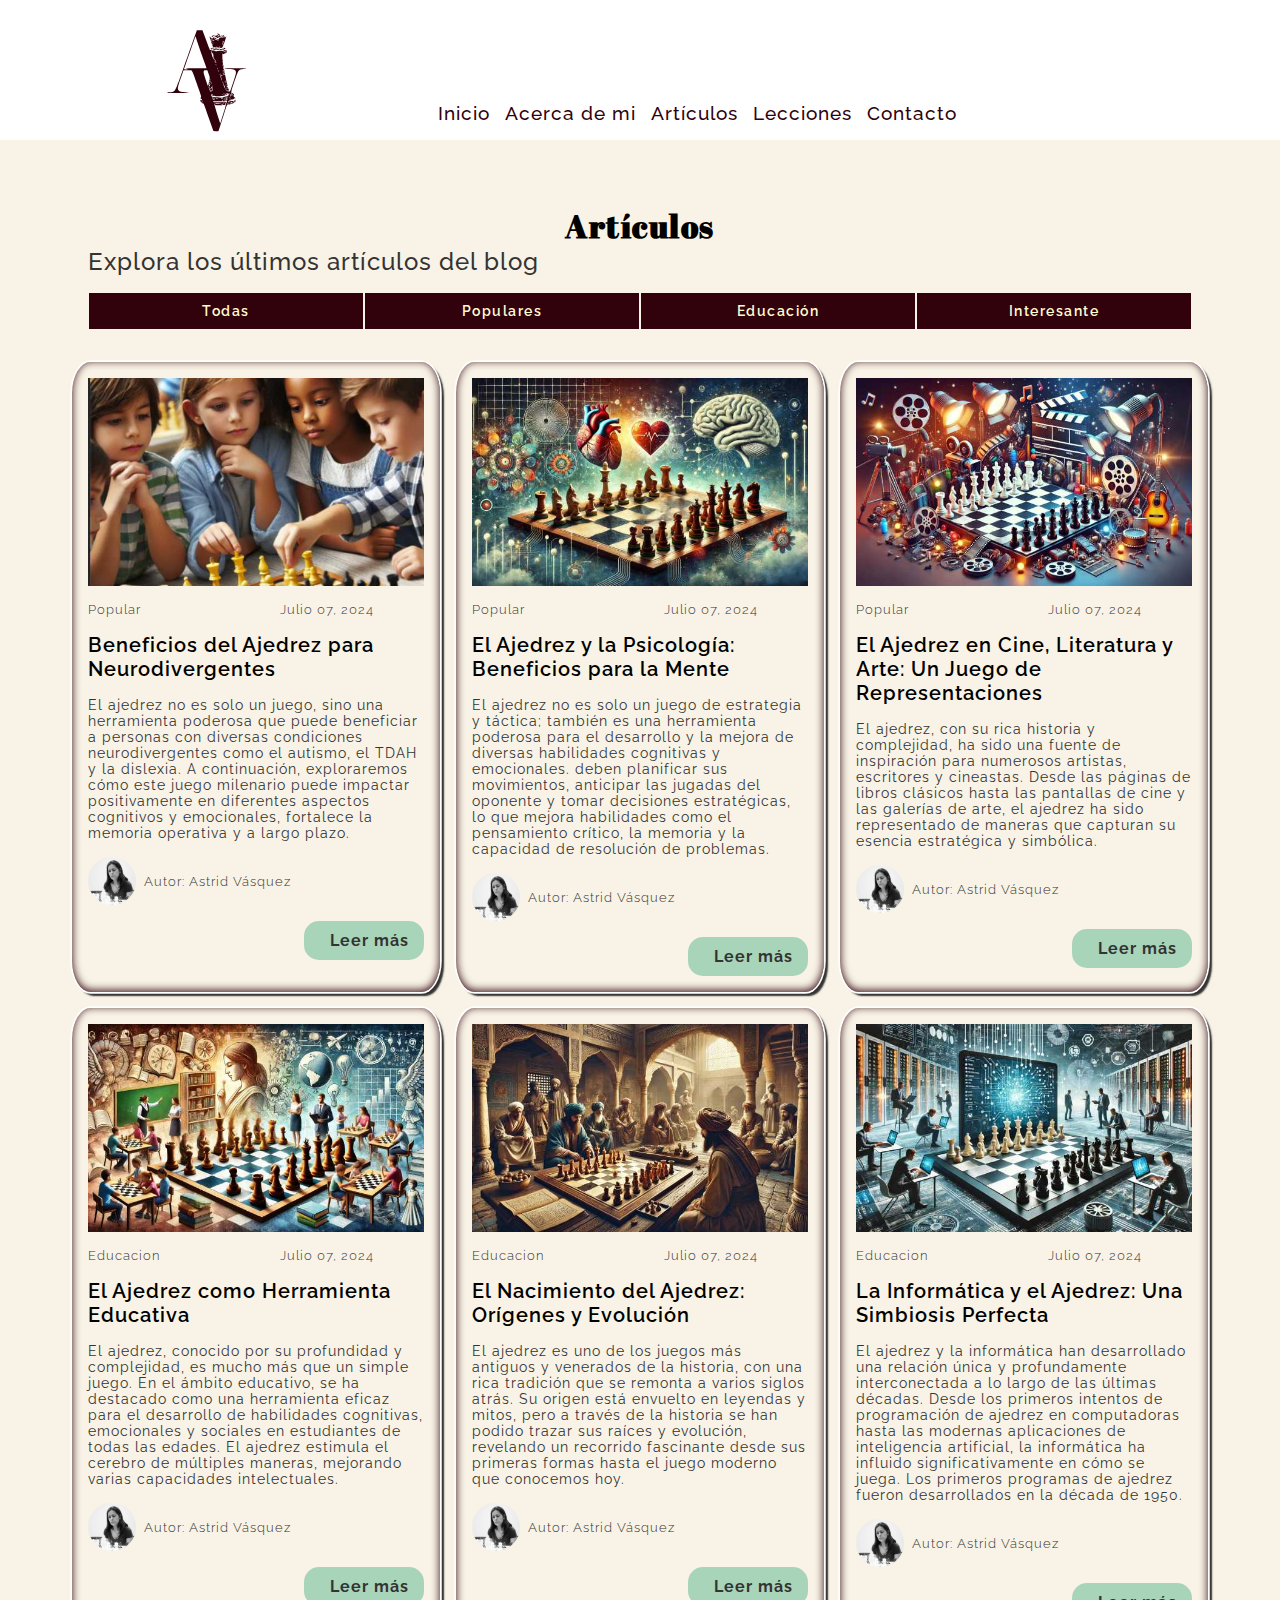
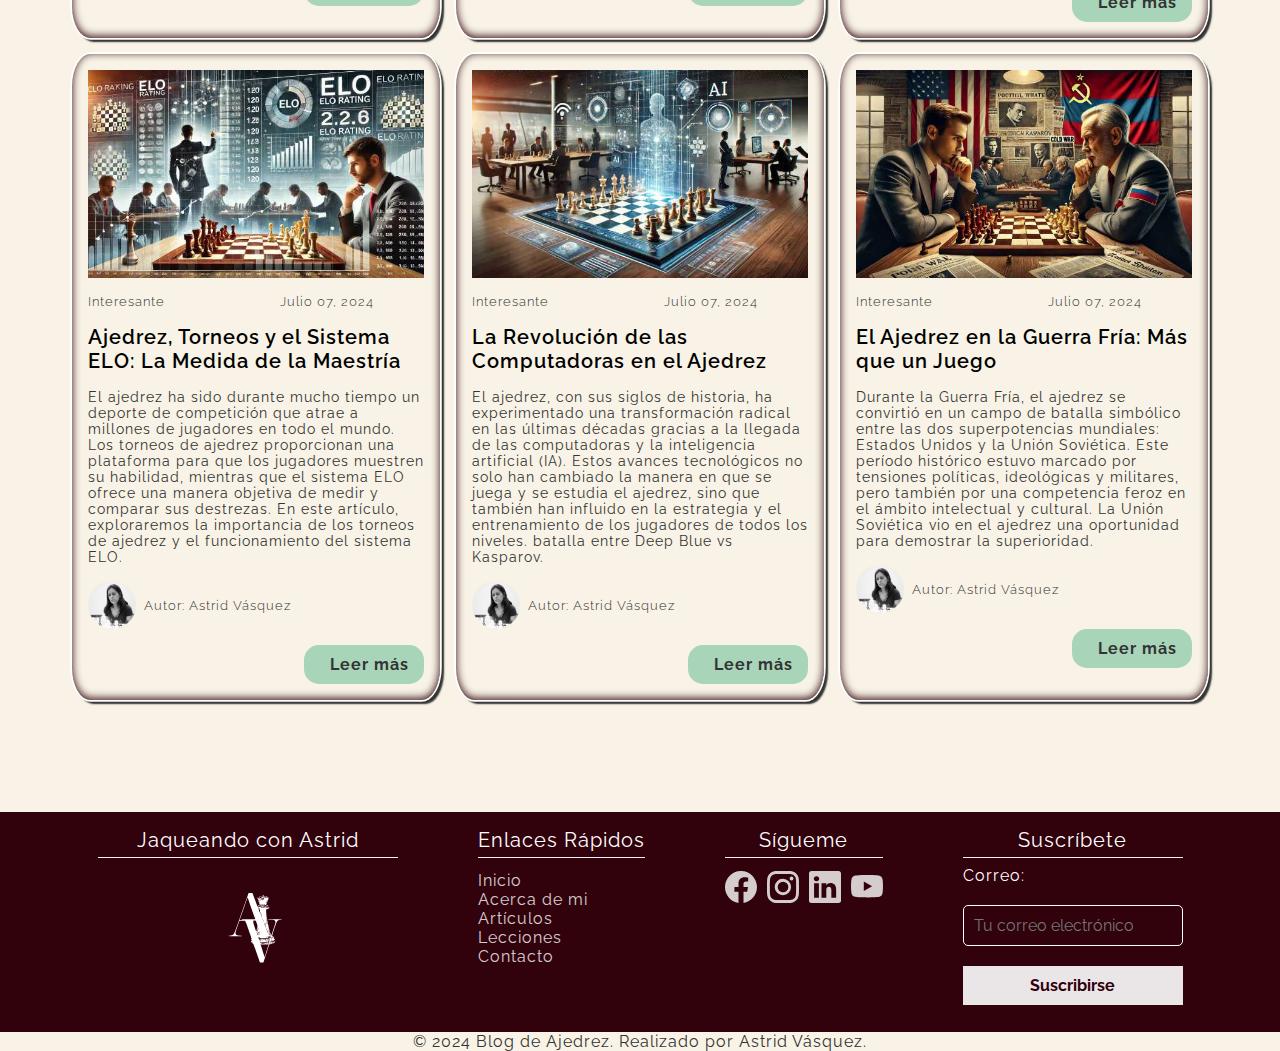
<file: article.html>
<!-- Este documento html contiene la seccion de los Artículos del blog.
     Estructura general:
    -Encabezado
    -Barra de navegación
    -Contenido principal
    -Sección de Artículos
    -Un header de la sección con el titulo y un nav con los botones de categorias.
    -Artículos contenidos en un div con la clase Articles-wrapper. Solo para estilar  
    -Pie de página. -->
<!DOCTYPE html>
<html lang="es">
<head>
    <meta charset="UTF-8">
    <meta name="viewport" content="width=device-width, initial-scale=1.0">
    <!-- Primary Meta Tags -->
    <title>Artículos de Ajedrez - Estrategias, Tácticas y Más</title>
    <meta name="title" content="Artículos de Ajedrez - Estrategias, Tácticas y Más" />
    <meta name="description" content="Explora nuestros artículos sobre ajedrez, desde estrategias de apertura hasta biografías de grandes maestros. Encuentra consejos y técnicas para todos los niveles de habilidad. ¡Lee más ahora!" />

    <meta property="og:type" content="website" />
    <meta property="og:url" content="https://metatags.io/" />
    <meta property="og:title" content="Artículos de Ajedrez - Estrategias, Tácticas y Más" />
    <meta property="og:description" content="Explora nuestros artículos sobre ajedrez, desde estrategias de apertura hasta biografías de grandes maestros. Encuentra consejos y técnicas para todos los niveles de habilidad. ¡Lee más ahora!" />
    <meta property="og:image" content="https://metatags.io/images/meta-tags.png" />

    <meta property="twitter:card" content="summary_large_image" />
    <meta property="twitter:url" content="https://metatags.io/" />
    <meta property="twitter:title" content="Artículos de Ajedrez - Estrategias, Tácticas y Más" />
    <meta property="twitter:description" content="Explora nuestros artículos sobre ajedrez, desde estrategias de apertura hasta biografías de grandes maestros. Encuentra consejos y técnicas para todos los niveles de habilidad. ¡Lee más ahora!" />
    <meta property="twitter:image" content="https://metatags.io/images/meta-tags.png" />

    <link rel="stylesheet" href="css/index.css">
    <script src="js/menu.js" defer></script>
    <script src="js/tabs.js" defer></script>
</head>
<!-- Los componentes se definen con metodología suit para mantener la estructura y evitar problemas con selectores en css. -->
<!-- Cabecera de la página web con un título y un menú de navegación responsive -->
<!-- El título principal se encuentra en formato svg en codigo html para mantener la calidad de la imagen, con una clase para estilar -->
<!-- El logo se encuentra en un symbol para poder ser llamado en cualquier parte del documento html.    -->
<header class="Header">
    <h1 class="Header-h1"> 
        <a href="index.html" class="Header-logo" title=" Ir al inicio de la pagina">
             <svg xmlns="http://www.w3.org/2000/svg" height="200">
               <symbol  class="Header-svg" id="logo" viewBox="0 0 400.000000 550.000000" preserveAspectRatio="xMidYMid meet">
                <g  transform="translate(0.000000,500.000000) scale(0.100000,-0.100000)" stroke="none">
                <path d="M1922 3883 c-55 -159 -177 -505 -271 -770 -174 -495 -207 -577 -240 -607 -29 -27 -90 -45 -148 -46 -29 0 -53 -4 -53 -10 0 -6 105 -10 295 -10 294 0 390 12 190 23 -120 7 -167 24 -185 68 -19 45 -8 96 73 324 l74 210 109 0 108 0 21 -32 c12 -17 43 -93 70 -170 26 -76 79 -225 117 -332 63 -180 67 -195 52 -212 -15 -16 -14 -19 10 -34 15 -10 26 -27 26 -39 0 -17 -2 -18 -10 -6 -5 8 -10 11 -10 6 0 -5 -7 -3 -15 4 -12 10 -15 10 -15 -1 0 -26 12 -59 22 -59 5 0 6 5 2 12 -4 7 -3 8 4 4 6 -4 9 -13 6 -21 -4 -9 3 -16 20 -21 14 -3 30 -12 36 -19 6 -7 69 -179 139 -381 l129 -369 69 -3 69 -3 53 163 c29 90 80 248 113 353 64 199 75 225 92 219 6 -2 47 7 90 19 57 16 80 27 82 40 1 11 -5 17 -19 18 -17 1 -18 2 -4 6 9 2 17 8 17 12 0 9 -62 6 -110 -4 -28 -7 -31 -10 -15 -15 17 -6 16 -7 -6 -12 -24 -4 -26 -3 -20 21 6 21 16 27 52 35 l44 9 -28 11 c-15 7 -25 15 -21 19 3 3 17 -1 30 -10 25 -16 74 -11 74 8 0 6 5 7 10 4 14 -9 12 9 -2 24 -11 10 -10 11 4 6 9 -4 19 -14 21 -23 3 -11 5 -9 6 6 1 15 -6 26 -17 28 -9 3 -22 16 -29 30 -10 22 -10 25 3 20 22 -8 8 33 -19 57 -25 21 -55 24 -38 3 8 -9 8 -16 2 -20 -16 -10 -18 26 -4 84 24 106 159 498 183 533 32 47 77 67 150 67 33 0 60 4 60 10 0 6 -103 10 -290 10 -187 0 -290 -4 -290 -10 0 -6 40 -10 101 -10 170 0 219 -30 205 -124 -10 -63 -153 -500 -165 -504 -6 -2 -11 3 -11 12 0 18 -11 26 -47 32 -23 4 -25 3 -13 -11 7 -8 21 -15 31 -15 11 0 19 -4 19 -10 0 -11 -46 4 -68 22 -19 16 5 29 40 23 27 -5 27 -4 16 22 -7 16 -20 39 -30 52 -10 13 -18 31 -18 39 0 13 3 12 15 -4 13 -17 13 -16 4 16 -20 66 -57 223 -63 265 -1 11 -10 20 -18 20 -30 0 -56 33 -49 63 5 26 5 26 11 -8 4 -27 10 -36 28 -38 15 -2 22 2 22 12 0 9 -4 16 -9 16 -6 0 -9 8 -9 18 2 46 -14 128 -27 138 -8 6 -15 17 -15 25 0 11 2 11 10 -1 8 -12 10 -12 9 5 0 11 -4 29 -9 40 -8 18 -9 18 -10 -5 -2 -17 -4 -20 -7 -8 -2 10 0 25 5 35 7 11 6 31 -3 60 -8 25 -9 40 -3 37 6 -4 7 2 3 17 -11 32 -13 189 -3 189 4 0 8 -4 8 -10 0 -5 7 -10 16 -10 8 0 13 4 9 9 -3 6 11 11 32 13 43 3 69 38 52 69 -14 26 -41 31 -85 14 -38 -15 -38 -15 -6 -10 20 3 31 1 27 -5 -7 -11 -48 -14 -58 -3 -10 10 -162 3 -165 -8 -2 -5 -8 -9 -13 -9 -6 0 -8 4 -5 9 6 9 -49 21 -96 21 -16 0 -28 5 -28 11 0 6 -6 9 -14 6 -8 -3 -19 0 -24 6 -5 7 -53 130 -107 275 l-98 262 -76 0 -77 0 -102 -287z m113 -33 c34 -107 153 -447 224 -638 17 -46 31 -85 31 -88 0 -2 -126 -4 -280 -4 -168 0 -280 -4 -280 -9 0 -6 17 -12 38 -14 22 -2 11 -4 -30 -5 -38 -1 -68 0 -68 3 0 3 65 191 144 418 79 227 149 430 156 452 15 47 12 53 65 -115z m794 -249 c16 -10 7 -47 -14 -55 -13 -5 -13 -2 1 18 14 22 14 25 -3 35 -10 6 -13 10 -8 11 6 0 16 -4 24 -9z m-405 -13 c14 -46 17 -52 24 -41 5 9 12 6 20 -8 12 -19 11 -20 -9 -14 -14 5 -19 4 -15 -4 4 -6 14 -11 22 -11 10 0 14 -14 14 -55 0 -30 4 -55 8 -55 14 0 33 -48 22 -55 -6 -4 -10 0 -10 8 0 7 -8 22 -18 33 -21 22 -47 92 -57 149 -4 22 -11 46 -17 53 -7 8 -7 12 1 12 6 0 13 -6 15 -12z m229 -5 c-13 -2 -35 -2 -50 0 -16 2 -5 4 22 4 28 0 40 -2 28 -4z m157 -1 c0 -4 -15 -8 -32 -9 -30 -1 -31 -1 -8 7 34 11 40 11 40 2z m-113 -18 c-3 -3 -12 -4 -19 -1 -8 3 -5 6 6 6 11 1 17 -2 13 -5z m-147 -246 c0 -19 -2 -20 -10 -8 -13 19 -13 30 0 30 6 0 10 -10 10 -22z m-10 -47 c-1 -10 -6 -7 -15 9 -19 33 -18 50 0 26 8 -11 15 -27 15 -35z m17 -3 c-3 -8 -6 -5 -6 6 -1 11 2 17 5 13 3 -3 4 -12 1 -19z m2 -68 c0 -10 -3 -8 -9 5 -12 27 -12 43 0 25 5 -8 9 -22 9 -30z m40 -100 c0 -10 -3 -8 -9 5 -12 27 -12 43 0 25 5 -8 9 -22 9 -30z m156 21 c3 -5 1 -12 -5 -16 -5 -3 -10 1 -10 9 0 18 6 21 15 7z m11 -74 c2 -34 0 -37 -6 -17 -11 33 -12 60 -2 60 4 0 8 -19 8 -43z m-137 -17 c0 -9 -6 -4 -14 10 -19 33 -19 49 0 24 8 -10 14 -26 14 -34z m-283 -55 c40 -106 40 -111 14 -224 -24 -102 -29 -115 -35 -109 -12 12 -115 331 -115 355 0 64 9 74 57 71 l45 -3 34 -90z m391 63 c-3 -7 -5 -2 -5 12 0 14 2 19 5 13 2 -7 2 -19 0 -25z m-50 -80 c-3 -8 -6 -5 -6 6 -1 11 2 17 5 13 3 -3 4 -12 1 -19z m-17 -23 c0 -8 6 -29 14 -47 20 -50 36 -101 32 -105 -2 -2 -15 26 -29 64 -36 97 -41 117 -28 109 6 -4 11 -14 11 -21z m48 -22 c-11 -14 -28 -8 -28 8 0 6 5 7 10 4 6 -3 10 4 11 17 0 22 1 22 8 3 5 -11 4 -25 -1 -32z m-318 -114 c0 -5 -4 -9 -10 -9 -5 0 -10 7 -10 16 0 8 5 12 10 9 6 -3 10 -10 10 -16z m417 -11 c-3 -8 -6 -5 -6 6 -1 11 2 17 5 13 3 -3 4 -12 1 -19z m-387 -88 c-1 -3 -7 4 -15 14 -8 11 -15 31 -15 45 1 22 3 19 15 -14 8 -22 15 -42 15 -45z m-46 55 c-4 -8 -8 -15 -10 -15 -2 0 -4 7 -4 15 0 8 4 15 10 15 5 0 7 -7 4 -15z m421 5 c-4 -6 -1 -18 6 -26 10 -12 9 -13 -5 -8 -16 6 -21 25 -9 37 10 11 15 8 8 -3z m-45 -51 c0 -24 -17 -12 -27 19 l-11 37 19 -24 c10 -13 19 -27 19 -32z m-378 12 c5 9 6 4 2 -15 -5 -22 -4 -27 6 -21 9 6 10 3 1 -12 -5 -11 -9 -35 -7 -54 2 -19 1 -24 -1 -12 -2 12 -11 27 -19 33 -8 7 -13 22 -13 34 1 17 2 17 6 4 2 -10 9 -18 14 -18 6 0 7 10 3 23 -9 29 -12 44 -6 33 2 -4 9 -2 14 5z m455 -13 c-3 -8 -6 -5 -6 6 -1 11 2 17 5 13 3 -3 4 -12 1 -19z m-10 -55 c-3 -10 -5 -4 -5 12 0 17 2 24 5 18 2 -7 2 -21 0 -30z m20 15 c-3 -8 -6 -5 -6 6 -1 11 2 17 5 13 3 -3 4 -12 1 -19z m-71 -20 c7 -32 7 -32 16 -9 4 13 11 22 14 19 2 -3 -1 -18 -8 -32 -9 -22 -9 -29 1 -36 8 -4 10 -13 6 -20 -4 -7 -16 11 -31 47 -28 67 -27 63 -15 63 5 0 13 -15 17 -32z m-313 -108 c-8 -30 -22 -45 -50 -54 -19 -6 -24 0 -42 48 -11 30 -22 65 -24 78 -2 13 -2 17 0 11 3 -7 8 -13 13 -13 4 0 7 -6 7 -12 -1 -33 17 -78 32 -78 13 0 13 -2 2 -9 -7 -5 -9 -11 -4 -14 5 -3 19 3 32 12 26 20 30 46 19 121 -6 41 -6 40 7 -10 8 -30 11 -66 8 -80z m374 68 c-3 -8 -6 -5 -6 6 -1 11 2 17 5 13 3 -3 4 -12 1 -19z m-398 -35 c-1 -28 -4 -37 -6 -23 -3 14 -8 29 -13 34 -7 7 7 34 18 36 1 0 1 -21 1 -47z m421 2 c17 -21 5 -31 -15 -12 -8 9 -15 18 -15 21 0 11 18 6 30 -9z m-450 -14 c0 -6 -4 -13 -10 -16 -5 -3 -10 1 -10 9 0 9 5 16 10 16 6 0 10 -4 10 -9z m426 -28 c-7 -7 -26 7 -26 19 0 6 6 6 15 -2 9 -7 13 -15 11 -17z m81 -105 c8 -14 -18 -58 -34 -58 -8 0 -12 -3 -10 -7 3 -5 -5 -9 -16 -9 -32 -3 -110 -24 -122 -33 -5 -5 -48 -11 -95 -14 l-85 -6 80 12 80 12 -131 0 c-147 1 -160 5 -166 60 -5 43 7 46 16 5 3 -16 10 -30 16 -30 13 0 13 17 0 25 -12 8 -13 25 -1 25 5 0 12 -11 15 -24 7 -29 37 -35 161 -30 50 2 97 4 106 5 9 0 34 7 55 14 29 11 33 14 16 15 -13 0 -21 4 -17 9 3 6 17 6 36 -1 16 -6 33 -8 36 -4 4 3 0 6 -8 6 -11 0 -11 2 1 10 20 13 33 13 25 0 -10 -16 11 -12 25 5 11 13 8 14 -16 11 -16 -3 -39 -8 -51 -11 -13 -4 -23 -4 -23 -1 0 20 95 32 107 14z m-129 -5 c-10 -2 -26 -2 -35 0 -10 3 -2 5 17 5 19 0 27 -2 18 -5z m232 -26 c0 -5 -4 -5 -10 -2 -5 3 -10 14 -10 23 0 15 2 15 10 2 5 -8 10 -19 10 -23z m-45 3 c14 0 29 -29 20 -38 -3 -3 -5 -1 -5 5 0 6 -7 14 -16 17 -12 5 -15 2 -10 -9 3 -9 2 -14 -3 -11 -4 3 -14 -13 -20 -35 -7 -23 -14 -39 -17 -37 -2 3 3 24 11 48 8 23 15 52 16 64 0 11 3 15 6 9 2 -7 11 -13 18 -13z m-229 -5 c9 -8 11 -15 6 -15 -5 0 -15 7 -22 15 -7 8 -9 15 -6 15 4 0 14 -7 22 -15z m144 -65 c0 -5 -5 -10 -11 -10 -5 0 -7 5 -4 10 3 6 8 10 11 10 2 0 4 -4 4 -10z m-77 -7 c-7 -2 -21 -2 -30 0 -10 3 -4 5 12 5 17 0 24 -2 18 -5z m-337 -12 c-18 -7 -18 -8 -2 -14 9 -4 14 -11 11 -17 -3 -5 1 -10 9 -10 9 0 16 -4 16 -10 0 -5 -7 -10 -15 -10 -8 0 -15 5 -15 11 0 5 -4 7 -10 4 -5 -3 -10 -2 -10 4 0 5 6 12 13 14 7 4 6 6 -4 6 -9 1 -19 8 -23 16 -4 11 2 15 22 14 23 0 24 -2 8 -8z m392 -4 c9 -11 3 -13 -31 -11 -78 5 -82 7 -32 14 28 4 51 8 51 8 1 1 6 -4 12 -11z m-343 -7 c-3 -5 -11 -10 -16 -10 -6 0 -7 5 -4 10 3 6 11 10 16 10 6 0 7 -4 4 -10z m213 -19 c3 -10 -2 -11 -19 -6 -39 12 -48 27 -15 23 16 -2 31 -9 34 -17z m-139 5 c-12 -10 -59 -15 -59 -6 0 5 14 10 32 10 17 0 29 -2 27 -4z m188 -2 c-3 -3 -12 -4 -19 -1 -8 3 -5 6 6 6 11 1 17 -2 13 -5z m73 -4 c8 -5 11 -12 7 -17 -5 -4 -12 -1 -17 7 -8 13 -10 12 -10 -2 0 -9 6 -18 13 -21 6 -2 1 -5 -13 -5 -14 0 -36 -2 -50 -5 -14 -2 -16 -2 -5 1 15 5 9 8 -20 13 -38 6 -38 6 9 4 40 -2 49 1 53 16 6 21 11 23 33 9z m77 -26 c-3 -3 -12 -4 -19 -1 -8 3 -5 6 6 6 11 1 17 -2 13 -5z m-414 -21 c-7 -2 -21 -2 -30 0 -10 3 -4 5 12 5 17 0 24 -2 18 -5z m222 -3 c-3 -5 -10 -10 -16 -10 -5 0 -9 5 -9 10 0 6 7 10 16 10 8 0 12 -4 9 -10z m107 -5 c3 -3 -3 -22 -13 -43 -11 -20 -19 -49 -19 -65 0 -15 -18 -83 -39 -150 -22 -67 -56 -176 -77 -242 l-37 -120 -18 55 c-94 296 -138 441 -143 475 -5 39 2 31 19 -20 5 -16 8 -17 15 -5 6 8 10 11 10 5 0 -6 41 -9 108 -8 144 2 148 3 150 32 1 13 7 30 13 38 7 7 8 17 4 21 -4 4 -10 1 -12 -5 -3 -7 -9 -13 -14 -13 -6 0 -7 5 -4 10 7 11 -28 14 -38 3 -4 -4 -65 -7 -135 -8 -114 -1 -152 5 -152 24 0 3 74 5 164 5 90 -1 170 2 177 7 16 10 33 11 41 4z m-666 -30 c1 -8 -2 -15 -7 -15 -5 0 -9 10 -9 22 0 23 12 17 16 -7z m799 -5 c-4 -6 6 -11 22 -11 27 -2 27 -2 3 -6 -14 -3 -29 -9 -34 -14 -6 -5 -24 -9 -40 -8 l-31 1 33 8 c18 4 36 11 40 15 4 3 -7 4 -23 0 l-30 -7 25 15 c30 18 43 21 35 7z m-205 -20 c0 -5 -12 -10 -27 -9 -25 0 -26 1 -8 9 27 12 35 12 35 0z m-140 -10 l-85 -6 75 -5 75 -5 -77 -2 c-50 -1 -78 2 -78 9 0 5 -4 8 -9 4 -5 -3 -12 -1 -16 5 -4 7 29 9 97 8 l103 -2 -85 -6z m257 -26 c-9 -9 -27 6 -27 22 0 13 2 13 16 -1 9 -9 14 -18 11 -21z m-165 -6 c-19 -5 -39 -7 -45 -4 -7 2 -2 5 11 5 12 1 22 5 22 10 0 5 10 6 23 3 20 -5 19 -7 -11 -14z"/>
                <path d="M2580 4069 c0 -6 9 -13 20 -16 20 -5 20 -6 3 -18 -26 -18 -84 -24 -111 -12 -18 8 -27 6 -47 -13 -14 -13 -22 -26 -19 -29 3 -3 9 1 14 9 8 12 10 12 10 1 0 -11 3 -11 15 -1 8 7 12 16 9 21 -3 5 -2 9 1 9 11 0 90 -42 107 -58 16 -13 21 -12 55 11 55 37 113 51 132 32 10 -9 11 -15 4 -15 -7 0 -14 4 -17 9 -3 5 -15 7 -26 4 -20 -5 -19 -17 1 -19 5 -1 14 -2 19 -3 6 0 10 -4 10 -8 0 -5 -19 -8 -42 -7 -64 2 -89 -11 -84 -40 3 -19 1 -23 -11 -19 -12 5 -12 7 -1 14 19 13 3 11 -27 -3 -14 -6 -25 -15 -25 -20 0 -13 18 -9 23 5 3 9 8 8 20 -3 15 -14 13 -15 -15 -15 -17 0 -33 6 -35 13 -3 6 -13 12 -23 12 -22 0 -29 10 -32 43 -2 22 -5 24 -25 14 -13 -6 -23 -14 -23 -19 0 -15 -21 -8 -56 18 l-35 27 11 -29 c6 -16 13 -36 17 -44 3 -8 7 -22 8 -30 5 -30 57 -175 67 -187 6 -7 16 -13 22 -13 7 0 6 3 -2 8 -8 6 0 9 20 9 18 0 44 3 58 7 21 5 22 5 5 -3 -16 -8 -11 -10 25 -10 27 0 40 3 32 7 -8 6 -2 9 18 9 17 0 26 -4 19 -8 -9 -5 -8 -8 2 -12 10 -3 10 -4 -1 -2 -9 1 -39 -1 -67 -5 -29 -3 -50 -2 -47 2 6 10 -47 -1 -59 -12 -5 -4 13 -10 40 -13 26 -3 50 -1 51 4 2 5 13 9 23 9 11 0 17 -4 14 -10 -3 -5 1 -10 9 -10 9 0 13 6 10 13 -3 10 5 12 30 9 26 -3 39 1 52 16 14 17 58 137 99 272 l8 24 -28 -18 c-26 -17 -27 -17 -21 2 8 23 -29 73 -41 56 -5 -6 -25 -14 -45 -18 -33 -6 -38 -4 -38 12 0 10 -8 26 -18 35 -21 19 -62 23 -62 6z m37 -5 c-3 -3 -12 -4 -19 -1 -8 3 -5 6 6 6 11 1 17 -2 13 -5z m30 -34 c-1 -13 -6 -19 -15 -15 -8 3 -20 -3 -27 -12 -8 -10 -16 -15 -19 -12 -10 9 34 50 46 43 8 -5 9 -1 5 10 -4 9 -3 15 2 11 6 -3 9 -14 8 -25z m-17 -45 c-7 -9 -15 -13 -19 -10 -3 3 1 10 9 15 21 14 24 12 10 -5z m-181 -74 c0 -10 -2 -11 -6 -3 -2 6 -11 12 -19 12 -8 0 -14 4 -14 9 0 5 9 7 20 4 11 -3 20 -13 19 -22z m52 -18 c12 -15 12 -16 -3 -10 -10 3 -18 2 -18 -4 0 -6 -4 -8 -9 -5 -5 4 -12 0 -14 -6 -3 -8 -6 -6 -6 5 -1 9 6 17 15 17 8 0 12 5 9 10 -10 17 12 11 26 -7z m-65 -18 c10 -26 -1 -35 -13 -10 -6 14 -7 25 -2 25 5 0 12 -7 15 -15z m334 -25 c0 -16 -4 -30 -9 -30 -4 0 -8 13 -7 30 1 39 16 39 16 0z m-40 -17 c-11 -17 -11 -17 -6 0 3 10 6 24 7 30 0 9 2 9 5 0 3 -7 0 -20 -6 -30z m-251 -28 c0 -5 -4 -3 -9 5 -5 8 -9 22 -9 30 0 16 17 -16 18 -35z m-10 -44 c0 -14 -1 -14 -6 -1 -3 8 -10 24 -15 35 -9 20 -9 20 6 1 9 -11 16 -27 15 -35z m281 32 c0 -10 -5 -25 -10 -33 -8 -11 -9 -7 -4 15 4 23 3 26 -5 15 -6 -8 -11 -10 -11 -4 0 6 3 14 7 17 12 12 23 7 23 -10z"/>
                <path d="M2690 3980 c0 -5 5 -10 10 -10 6 0 10 5 10 10 0 6 -4 10 -10 10 -5 0 -10 -4 -10 -10z"/>
                <path d="M2522 3949 c2 -12 13 -25 25 -30 35 -13 36 5 2 30 l-31 23 4 -23z"/>
                <path d="M2417 3675 c-8 -8 -16 -13 -18 -12 -3 1 2 -4 10 -10 22 -19 33 -16 26 6 -4 14 0 21 12 24 16 4 16 5 1 6 -9 0 -23 -6 -31 -14z"/>
                <path d="M2763 3676 c10 -8 14 -17 8 -20 -5 -3 -11 -1 -13 6 -4 10 -10 10 -32 0 -15 -6 -35 -12 -46 -12 -10 0 -21 -6 -23 -12 -4 -9 -8 -9 -14 -3 -12 14 -76 16 -85 2 -6 -9 -10 -9 -15 -1 -7 11 -74 34 -97 34 -5 0 -3 -7 4 -15 7 -8 18 -14 24 -14 6 1 22 -3 36 -8 35 -15 196 -9 215 7 9 7 18 10 22 6 3 -3 0 -6 -7 -6 -7 0 -11 -2 -8 -5 3 -3 18 0 34 6 16 7 32 12 37 11 15 -4 6 18 -12 28 -29 15 -50 12 -28 -4z"/>
                <path d="M3073 2244 c-5 -13 -7 -13 -15 -2 -5 8 -7 0 -6 -24 3 -56 28 -46 35 14 3 31 -4 37 -14 12z"/>
                </g>
            </symbol>
            <use href="#logo" x="0" width="200" fill="#31010c"></use>
            </svg> 
          
        </a>
    </h1>
 <!-- El menú de navegación integra un botón, que se mantendra oculto hasta cambiar de resolucion de pantalla. -->

 <nav class="Header-nav">
    <button class="Header-boton" title="Abrir Menu">
        <span class="Header-span"></span>
        <span class="Header-span"></span>
        <span class="Header-span"></span>
    </button> 
        <ul class="Header-ul">
            <li class="Header-li">
                <a href="index.html" class="Header-a" title="Ir al inicio del Portal">Inicio</a>
            </li>
            <li class="Header-li">
                <a href="about.html" class="Header-a" title="Conocer sobre mi">Acerca de mi</a>
            </li>
            <li class="Header-li">
                <a href="article.html" class="Header-a" title=" Conoce el perfil del entrenador">Artículos</a>
            </li>
            <li class="Header-li">
                <a href="lessons.html" class="Header-a" title="Conocer las lecciones">Lecciones</a>
            </li>
            <li class="Header-li">
                <a href="contacto.html" class="Header-a" title="Ir a contactarme">Contacto</a>
            </li>
        </ul>
    </nav>

</header>

<main class="Main">
<!-- Se define los articles en una section contenedora con la clase Articles, un header de section, un wrapper 
a fines de estilar la disposicion de los articles contenidos -->
    <section class="Articles">
    <Header class="Articles-category">
       <h2 class="Articles-title"> Artículos </h2>
       <h3 class="Articles-h3"> Explora los últimos artículos del blog  </h3>
       <nav class="Articles-nav">
        <ul class="Articles-ul">
            <li class="Articles-li"><button class="Articles-button">Todas</button></li>
            <li class="Articles-li"><button class="Articles-button">Populares</button></li>
            <li class="Articles-li"><button class="Articles-button">Educación</button></li>
            <li class="Articles-li"><button class="Articles-button"> Interesante</button></li>
        </ul>
        </nav>
    </Header>
<div class="Articles-wrapper">
    <article class="Article-item Article-item--primary ">
        <h4 class="Articles-h4">Beneficios del Ajedrez para Neurodivergentes</h4>
        <p class="Articles-p">El ajedrez no es solo un juego, sino una herramienta poderosa que puede beneficiar
             a personas con diversas condiciones neurodivergentes como el autismo, el TDAH y la dislexia. A continuación, exploraremos cómo este juego milenario puede impactar positivamente en diferentes aspectos
                cognitivos y emocionales, fortalece la memoria operativa y a largo plazo.</p>
        <img src="assets/niñosJugando-default.jpg" alt="imagen1" class="Articles-img" title="imagen" loading="lazy">
     
        <div class="Articles-span">
        <span class="Articles-info"> Popular </span>
        <span class="Articles-info"> Julio 07, 2024</span>
        </div>
        <div class="Articles-autor">
            <img src="assets/image1.jpg" alt="FotoAutor" class="Articles-foto" title="Autor del blog" loading="lazy">
            <span class="Articles-info"> Autor: Astrid Vásquez</span>
        </div>
        <footer class="Articles-footer">
            <a href="post/neurodivergente.html" class="Articles-link" title="Ver el artículo">Leer más</a>
        </footer>
    </article>
    <article class="Article-item Article-item--primary">
        <h4 class="Articles-h4">El Ajedrez y la Psicología: Beneficios para la Mente</h4>
        <p class="Articles-p">El ajedrez no es solo un juego de estrategia y táctica; también es una herramienta poderosa 
            para el desarrollo y la mejora de diversas habilidades cognitivas y emocionales. deben planificar sus movimientos, anticipar las jugadas del oponente y tomar decisiones estratégicas, lo que mejora habilidades como el pensamiento crítico, la memoria y la capacidad de resolución de problemas.</p>
        <img src="assets/psicologia-default.jpg" alt="imagen2" class="Articles-img" title="imagen" loading="lazy">
        <div class="Articles-span">
            <span class="Articles-info"> Popular</span>
            <span class="Articles-info"> Julio 07, 2024</span>
        </div>
        <div class="Articles-autor">
            <img src="assets/image1.jpg" alt="FotoAutor" class="Articles-foto" title="Autor del blog" loading="lazy">
            <span class="Articles-info"> Autor: Astrid Vásquez</span>
        </div>
        <footer class="Articles-footer">
            <a href="post/psicologia.html" class="Articles-link" title="Ver el artículo">Leer más</a>
        </footer>
    </article>

    <article class="Article-item Article-item--primary">
        <h4 class="Articles-h4">El Ajedrez en Cine, Literatura y Arte: Un Juego de Representaciones</h4>
        <p class="Articles-p">El ajedrez, con su rica historia y complejidad, ha sido una fuente de inspiración para numerosos artistas, escritores y cineastas. Desde las páginas de libros clásicos hasta las pantallas de cine y las galerías de arte, el ajedrez ha sido representado de maneras que capturan su esencia estratégica y simbólica.</p>
        <img src="assets/cultura-default.jpg" alt="imagen3" class="Articles-img" title="imagen" loading="lazy">
        <div class="Articles-span">
            <span class="Articles-info"> Popular</span>
            <span class="Articles-info"> Julio 07, 2024</span>
        </div>
        <div class="Articles-autor">
            <img src="assets/image1.jpg" alt="FotoAutor" class="Articles-foto" title="Autor del blog" loading="lazy">
            <span class="Articles-info"> Autor: Astrid Vásquez</span>
        </div>
        <footer class="Articles-footer">
            <a href="post/cultura.html" class="Articles-link" title="Ver el artículo">Leer más</a>
        </footer>
    </article>

    <article class="Article-item Article-item--secondary">
        <h4 class="Articles-h4">El Ajedrez como Herramienta Educativa</h4>
        <p class="Articles-p">El ajedrez, conocido por su profundidad y complejidad, es mucho más que un simple juego. En el ámbito educativo, 
            se ha destacado como una herramienta eficaz para el desarrollo de habilidades cognitivas, 
            emocionales y sociales en estudiantes de todas las edades. El ajedrez estimula el cerebro de múltiples maneras, mejorando varias capacidades intelectuales.</p>
        <img src="assets/education-default.jpg" alt="imagen4" class="Articles-img" title="imagen" loading="lazy">
        <div class="Articles-span">
            <span class="Articles-info"> Educacion</span>
            <span class="Articles-info"> Julio 07, 2024</span>
        </div>
        <div class="Articles-autor">
            <img src="assets/image1.jpg" alt="FotoAutor" class="Articles-foto" title="Autor del blog" loading="lazy">
            <span class="Articles-info"> Autor: Astrid Vásquez</span>
        </div>
        <footer class="Articles-footer">
            <a href="post/educacion.html" class="Articles-link" title="Ver el artículo">Leer más</a>
        </footer>
    </article>

    <article class="Article-item Article-item--secondary">
        <h4 class="Articles-h4">El Nacimiento del Ajedrez: Orígenes y Evolución</h4>
        <p class="Articles-p">El ajedrez es uno de los juegos más antiguos y venerados de la historia, con una rica tradición que se remonta a varios siglos atrás. 
            Su origen está envuelto en leyendas y mitos, pero a través de la historia se han podido trazar sus raíces y evolución, revelando un recorrido fascinante desde sus primeras formas hasta el juego moderno que conocemos hoy.</p>
        <img src="assets/origins-defaul.jpg" alt="imagen5" class="Articles-img" title="imagen" loading="lazy">
        <div class="Articles-span">
            <span class="Articles-info"> Educacion</span>
            <span class="Articles-info"> Julio 07, 2024</span>
        </div>
        <div class="Articles-autor">
            <img src="assets/image1.jpg" alt="FotoAutor" class="Articles-foto" title="Autor del blog" loading="lazy">
            <span class="Articles-info"> Autor: Astrid Vásquez</span>
        </div>
        <footer class="Articles-footer">
            <a href="post/nacimiento.html" class="Articles-link" title="Ver el artículo">Leer más</a>
        </footer>
    </article>

    <article class="Article-item Article-item--secondary">
        <h4 class="Articles-h4">La Informática y el Ajedrez: Una Simbiosis Perfecta</h4>
        <p class="Articles-p">El ajedrez y la informática han desarrollado una relación única y profundamente interconectada a lo largo de las últimas décadas. Desde los primeros intentos de programación de ajedrez en computadoras hasta las modernas aplicaciones de inteligencia artificial, la informática ha influido significativamente en cómo se juega. Los primeros programas de ajedrez fueron desarrollados en la década de 1950.</p>
        <img src="assets/Informatica-default.jpg" alt="imagen6" class="Articles-img" title="imagen" loading="lazy">
        <div class="Articles-span">
            <span class="Articles-info"> Educacion</span>
            <span class="Articles-info"> Julio 07, 2024</span>
        </div>
        <div class="Articles-autor">
            <img src="assets/image1.jpg" alt="FotoAutor" class="Articles-foto" title="Autor del blog" loading="lazy">
            <span class="Articles-info"> Autor: Astrid Vásquez</span>
        </div>
        <footer class="Articles-footer">
            <a href="post/informatica.html" class="Articles-link" title="Ver el artículo">Leer más</a>
        </footer>
    </article>

    <article class="Article-item Article-item--tertiary">
        <h4 class="Articles-h4">Ajedrez, Torneos y el Sistema ELO: La Medida de la Maestría</h4>
        <p class="Articles-p">El ajedrez ha sido durante mucho tiempo un deporte de competición que atrae a millones de jugadores en todo el mundo. Los torneos de ajedrez proporcionan una plataforma para que los jugadores muestren su habilidad, mientras que el sistema ELO ofrece una manera objetiva de medir y comparar sus destrezas. En este artículo, exploraremos la importancia de los torneos de ajedrez y el funcionamiento del sistema ELO.</p>
        <img src="assets/elo-default.jpg" alt="imagen7" class="Articles-img" title="imagen" loading="lazy">
        <div class="Articles-span">
            <span class="Articles-info"> Interesante</span>
            <span class="Articles-info"> Julio 07, 2024</span>
        </div>
        <div class="Articles-autor">
            <img src="assets/image1.jpg" alt="FotoAutor" class="Articles-foto" title="Autor del blog" loading="lazy">
            <span class="Articles-info"> Autor: Astrid Vásquez</span>
        </div>
        <footer class="Articles-footer">
            <a href="post/torneosyelo.html" class="Articles-link" title="Ver el artículo">Leer más</a>
        </footer>
    </article>

    <article class="Article-item Article-item--tertiary"> 
        <h4 class="Articles-h4">La Revolución de las Computadoras en el Ajedrez</h4>
        <p class="Articles-p">El ajedrez, con sus siglos de historia, ha experimentado una transformación radical en las últimas décadas gracias a la llegada de las computadoras y la inteligencia artificial (IA). Estos avances tecnológicos no solo han cambiado la manera en que se juega y se estudia el ajedrez, sino que también han influido en la estrategia y el entrenamiento de los jugadores de todos los niveles. batalla entre Deep Blue vs Kasparov.</p>
        <img src="assets/ArtificialIntelegence-default.jpg" alt="imagen8" class="Articles-img" title="imagen" loading="lazy">
        <div class="Articles-span">
            <span class="Articles-info"> Interesante</span>
            <span class="Articles-info"> Julio 07, 2024</span>
        </div>
        <div class="Articles-autor">
            <img src="assets/image1.jpg" alt="FotoAutor" class="Articles-foto" title="Autor del blog" loading="lazy">
            <span class="Articles-info"> Autor: Astrid Vásquez</span>
        </div>
        <footer class="Articles-footer">
            <a href="post/Inteligenciaartificial.html" class="Articles-link" title="Ver el artículo">Leer más</a>
        </footer>
    </article>

    <article class="Article-item Article-item--tertiary">
        <h4 class="Articles-h4">El Ajedrez en la Guerra Fría: Más que un Juego</h4>
        <p class="Articles-p">Durante la Guerra Fría, el ajedrez se convirtió en un campo de batalla simbólico entre las dos superpotencias mundiales: Estados Unidos y la Unión Soviética. Este período histórico estuvo marcado por tensiones políticas, ideológicas y militares, pero también por una competencia feroz en el ámbito intelectual y cultural. La Unión Soviética vio en el ajedrez una oportunidad para demostrar la superioridad.</p>
        <img src="assets/coldwar-default.jpg" alt="imagen9" class="Articles-img" title="imagen" loading="lazy">
        <div class="Articles-span">
            <span class="Articles-info"> Interesante</span>
            <span class="Articles-info"> Julio 07, 2024</span>
        </div>
        <div class="Articles-autor">
            <img src="assets/image1.jpg" alt="FotoAutor" class="Articles-foto" title="Autor del blog" loading="lazy">
            <span class="Articles-info"> Autor: Astrid Vásquez</span>
        </div>
        <footer class="Articles-footer">
            <a href="post/ajedrez&guerra.html" class="Articles-link" title="Ver el artículo">Leer más</a>
        </footer>
    </article>
</div>
    </section>
    <!-- Fin del contenido principal -->
</main>


<!-- Pie de la página web con información de contacto y enlaces a redes sociales -->
<footer class="Footer">
    <div class="Footer-container">
      <section class="Footer-section Footer-about">
        <h4 class="Footer-h"> Jaqueando con Astrid</h4>
        <svg class="Footer-svg">
            <use href="#logo" x="100" width="100" fill="#ffffff"></use>
        </svg>
        <!-- <p class= "Footer-p"> Enseñando el mundo del Ajedrez en pequeños pasos </p> -->
      </section>

      <nav class="Footer-nav">
        <h4 class="Footer-h">Enlaces Rápidos</h4>
        <ul class="Footer-list">
          <li class="Footer-li"><a href="index.html" class="Footer-link" title="Ver el Inicio">Inicio</a></li>
          <li class="Footer-li"><a href="about.html" class="Footer-link" title="Conocer sobre mi">Acerca de mi</a></li>
          <li class="Footer-li"><a href="article.html" class="Footer-link" title="Ver los Artículos">Artículos</a></li>
          <li class="Footer-li"><a href="lessons.html" class="Footer-link" title="Ver las lecciones">Lecciones</a></li>
          <li class="Footer-li"><a href="contacto.html" class="Footer-link" title="Contactarme">Contacto</a></li>
        </ul>
      </nav>
    
      <article class=" Footer-article Redes">
        <h4 class="Footer-h">Sígueme</h4>
        <ul class="Redes-ul">
            <li class="Redes-li">
                <a href="https://www.facebook.com/Astridvasquez23/?locale=es_LA" class="Redes-a" title="Sígueme en Facebook" target="_blank" rel="noreferrer">
                    <svg xmlns="http://www.w3.org/2000/svg" width="16" height="16" fill="currentColor" class="Redes-svg" viewBox="0 0 16 16">
                        <path d="M16 8.049c0-4.446-3.582-8.05-8-8.05C3.58 0-.002 3.603-.002 8.05c0 4.017 2.926 7.347 6.75 7.951v-5.625h-2.03V8.05H6.75V6.275c0-2.017 1.195-3.131 3.022-3.131.876 0 1.791.157 1.791.157v1.98h-1.009c-.993 0-1.303.621-1.303 1.258v1.51h2.218l-.354 2.326H9.25V16c3.824-.604 6.75-3.934 6.75-7.951"/>
                      </svg>
                </a>
            </li>
            <li class="Redes-li">
                <a href="https://www.instagram.com/be_brainchess/" class="Redes-a" title=" Sígueme en Instagram" target="_blank" rel="noreferrer">
                    <svg xmlns="http://www.w3.org/2000/svg" width="16" height="16" fill="currentColor" class="Redes-svg" viewBox="0 0 16 16">
                        <path d="M8 0C5.829 0 5.556.01 4.703.048 3.85.088 3.269.222 2.76.42a3.9 3.9 0 0 0-1.417.923A3.9 3.9 0 0 0 .42 2.76C.222 3.268.087 3.85.048 4.7.01 5.555 0 5.827 0 8.001c0 2.172.01 2.444.048 3.297.04.852.174 1.433.372 1.942.205.526.478.972.923 1.417.444.445.89.719 1.416.923.51.198 1.09.333 1.942.372C5.555 15.99 5.827 16 8 16s2.444-.01 3.298-.048c.851-.04 1.434-.174 1.943-.372a3.9 3.9 0 0 0 1.416-.923c.445-.445.718-.891.923-1.417.197-.509.332-1.09.372-1.942C15.99 10.445 16 10.173 16 8s-.01-2.445-.048-3.299c-.04-.851-.175-1.433-.372-1.941a3.9 3.9 0 0 0-.923-1.417A3.9 3.9 0 0 0 13.24.42c-.51-.198-1.092-.333-1.943-.372C10.443.01 10.172 0 7.998 0zm-.717 1.442h.718c2.136 0 2.389.007 3.232.046.78.035 1.204.166 1.486.275.373.145.64.319.92.599s.453.546.598.92c.11.281.24.705.275 1.485.039.843.047 1.096.047 3.231s-.008 2.389-.047 3.232c-.035.78-.166 1.203-.275 1.485a2.5 2.5 0 0 1-.599.919c-.28.28-.546.453-.92.598-.28.11-.704.24-1.485.276-.843.038-1.096.047-3.232.047s-2.39-.009-3.233-.047c-.78-.036-1.203-.166-1.485-.276a2.5 2.5 0 0 1-.92-.598 2.5 2.5 0 0 1-.6-.92c-.109-.281-.24-.705-.275-1.485-.038-.843-.046-1.096-.046-3.233s.008-2.388.046-3.231c.036-.78.166-1.204.276-1.486.145-.373.319-.64.599-.92s.546-.453.92-.598c.282-.11.705-.24 1.485-.276.738-.034 1.024-.044 2.515-.045zm4.988 1.328a.96.96 0 1 0 0 1.92.96.96 0 0 0 0-1.92m-4.27 1.122a4.109 4.109 0 1 0 0 8.217 4.109 4.109 0 0 0 0-8.217m0 1.441a2.667 2.667 0 1 1 0 5.334 2.667 2.667 0 0 1 0-5.334"/>
                      </svg>
                </a>
            </li>
            <li class="Redes-li">
                <a href="https://cl.linkedin.com/in/astridvasquez2312" class="Redes-a" title="Sígueme en Linkedin" target="_blank" rel="noreferrer">
                    <svg xmlns="http://www.w3.org/2000/svg" width="16" height="16" fill="currentColor" class="Redes-svg" viewBox="0 0 16 16">
                        <path d="M0 1.146C0 .513.526 0 1.175 0h13.65C15.474 0 16 .513 16 1.146v13.708c0 .633-.526 1.146-1.175 1.146H1.175C.526 16 0 15.487 0 14.854zm4.943 12.248V6.169H2.542v7.225zm-1.2-8.212c.837 0 1.358-.554 1.358-1.248-.015-.709-.52-1.248-1.342-1.248S2.4 3.226 2.4 3.934c0 .694.521 1.248 1.327 1.248zm4.908 8.212V9.359c0-.216.016-.432.08-.586.173-.431.568-.878 1.232-.878.869 0 1.216.662 1.216 1.634v3.865h2.401V9.25c0-2.22-1.184-3.252-2.764-3.252-1.274 0-1.845.7-2.165 1.193v.025h-.016l.016-.025V6.169h-2.4c.03.678 0 7.225 0 7.225z"/>
                      </svg>
                </a>
    
            </li>
            <li class="Redes-li">
                <a href="https://www.youtube.com/channel/UCwtnMOZnZR2_Z5UXH46dAvQ" class="Redes-a" title="Sígueme en Youtube" target="_blank" rel="noreferrer">
                    <svg xmlns="http://www.w3.org/2000/svg" width="16" height="16" fill="currentColor" class="Redes-svg" viewBox="0 0 16 16">
                        <path d="M8.051 1.999h.089c.822.003 4.987.033 6.11.335a2.01 2.01 0 0 1 1.415 1.42c.101.38.172.883.22 1.402l.01.104.022.26.008.104c.065.914.073 1.77.074 1.957v.075c-.001.194-.01 1.108-.082 2.06l-.008.105-.009.104c-.05.572-.124 1.14-.235 1.558a2.01 2.01 0 0 1-1.415 1.42c-1.16.312-5.569.334-6.18.335h-.142c-.309 0-1.587-.006-2.927-.052l-.17-.006-.087-.004-.171-.007-.171-.007c-1.11-.049-2.167-.128-2.654-.26a2.01 2.01 0 0 1-1.415-1.419c-.111-.417-.185-.986-.235-1.558L.09 9.82l-.008-.104A31 31 0 0 1 0 7.68v-.123c.002-.215.01-.958.064-1.778l.007-.103.003-.052.008-.104.022-.26.01-.104c.048-.519.119-1.023.22-1.402a2.01 2.01 0 0 1 1.415-1.42c.487-.13 1.544-.21 2.654-.26l.17-.007.172-.006.086-.003.171-.007A100 100 0 0 1 7.858 2zM6.4 5.209v4.818l4.157-2.408z"/>
                      </svg>
                </a>
            </li>
        </ul>
    </article>
      <section class="Footer-section Footer-subscribe">
        <h4 class="Footer-h">Suscríbete</h4>
        <form class="Footer-form">
            <label for="correo" class="Footer-label">Correo:</label>
            <input type="email" name="correo" id="correo" placeholder="Tu correo electrónico" class="Footer-input">
            <button type="submit" class="Footer-button" title="Suscribete">Suscribirse</button>
        </form>
      </section>
    </div>
    <div class="Footer-copy">
      <p class="Footer-text">© 2024 Blog de Ajedrez. Realizado por Astrid Vásquez.</p>
    </div>
  </footer>
</body>
</html>
</file>
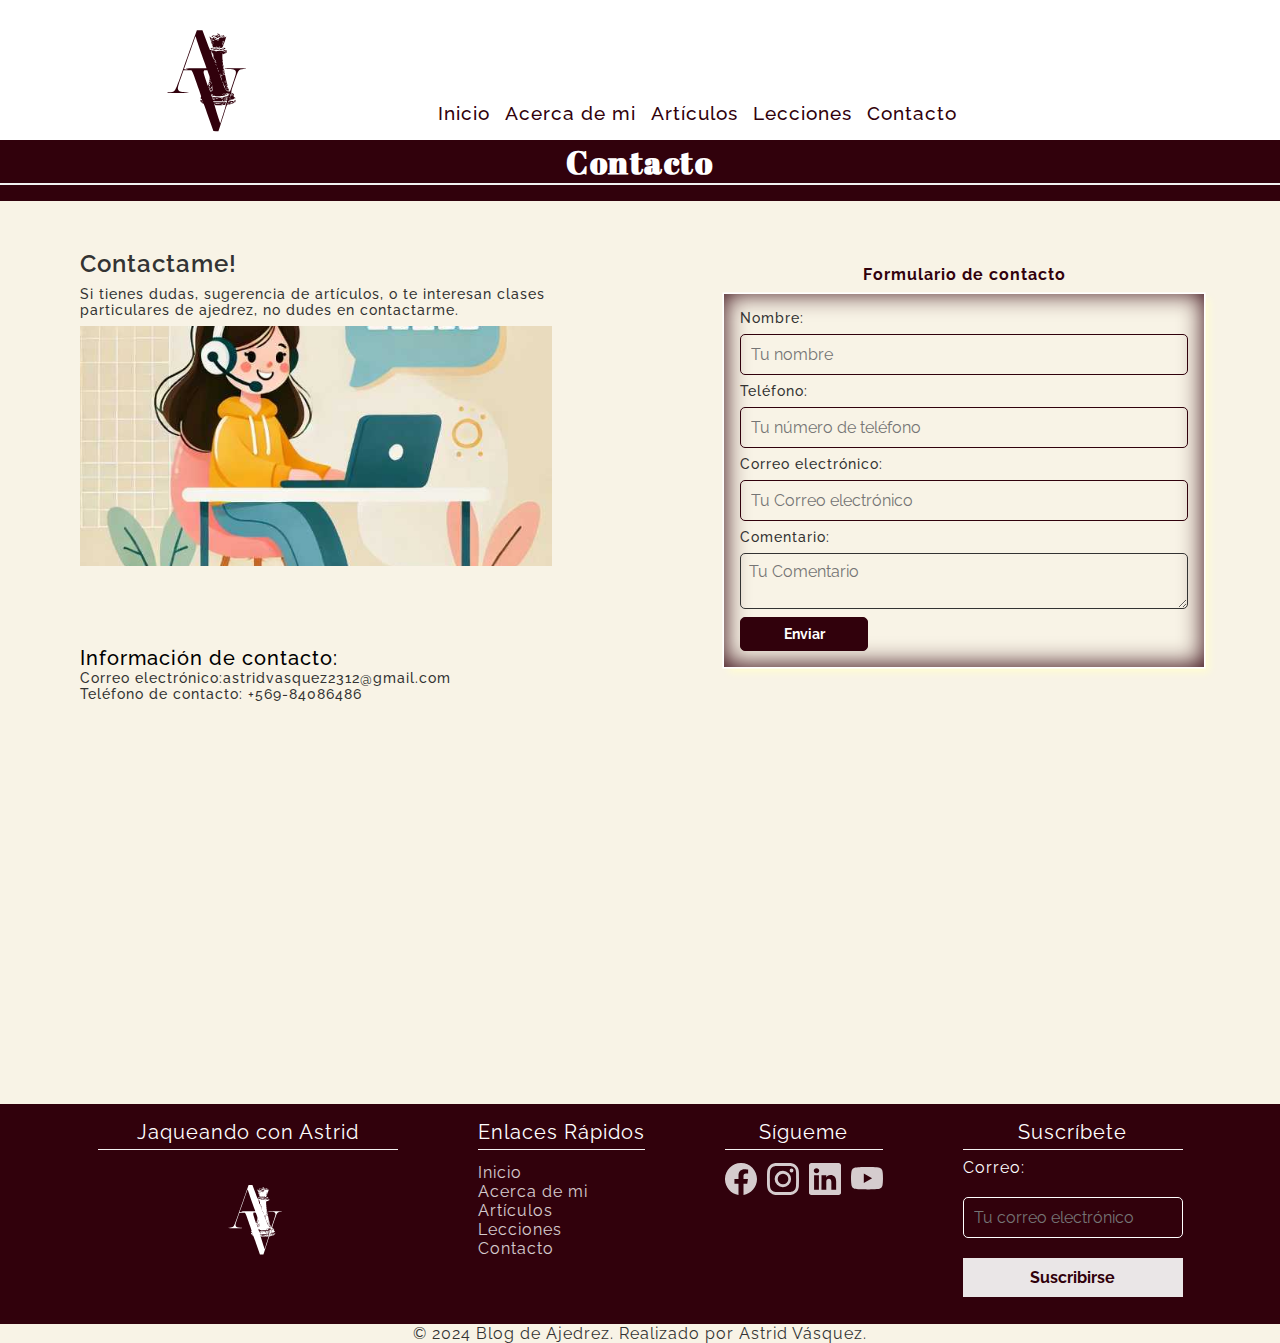
<file: contacto.html>
<!-- Este documento html contiene la seccion de contacto del sitio web.
     Estructura general:
    -Encabezado
    -Barra de navegación
    -Formulario de contacto  
    -Pie de página. -->

<!DOCTYPE html>
<html lang="es">
<head>
    <meta charset="UTF-8">
    <meta name="viewport" content="width=device-width, initial-scale=1.0">
    <!-- Primary Meta Tags -->
    <title>Contacta con Astrid - Inscríbete en Clases de Ajedrez</title>
    <meta name="title" content="Contacta con Astrid - Inscríbete en Clases de Ajedrez" />
    <meta name="description" content="¿Tienes preguntas o quieres inscribirte en nuestras clases de ajedrez? Contáctanos a través de nuestro formulario interactivo. Estamos aquí para ayudarte a mejorar tu juego. ¡Escríbenos ahora!" />

    <meta property="og:type" content="website" />
    <meta property="og:url" content="https://metatags.io/" />
    <meta property="og:title" content="Contacta con Astrid - Inscríbete en Clases de Ajedrez" />
    <meta property="og:description" content="¿Tienes preguntas o quieres inscribirte en nuestras clases de ajedrez? Contáctanos a través de nuestro formulario interactivo. Estamos aquí para ayudarte a mejorar tu juego. ¡Escríbenos ahora!" />
    <meta property="og:image" content="https://metatags.io/images/meta-tags.png" />

    <meta property="twitter:card" content="summary_large_image" />
    <meta property="twitter:url" content="https://metatags.io/" />
    <meta property="twitter:title" content="Contacta con Astrid - Inscríbete en Clases de Ajedrez" />
    <meta property="twitter:description" content="¿Tienes preguntas o quieres inscribirte en nuestras clases de ajedrez? Contáctanos a través de nuestro formulario interactivo. Estamos aquí para ayudarte a mejorar tu juego. ¡Escríbenos ahora!" />
    <meta property="twitter:image" content="https://metatags.io/images/meta-tags.png" />

    <link rel="stylesheet" href="css/index.css">
    <script src="js/menu.js" defer></script>
</head>
<!-- El documento html contiene una estructura básica con un encabezado, un contenido principal con un aside y un pie de página. -->
<body>
<!-- Cabecera de la página web con un título y un menú de navegación responsive -->
<header class="Header">
    <h1 class="Header-h1"> 
        <a href="index.html" class="Header-logo" title=" Ir al inicio de la pagina">
             <svg xmlns="http://www.w3.org/2000/svg" height="200">
               <symbol  class="Header-svg" id="logo" viewBox="0 0 400.000000 550.000000" preserveAspectRatio="xMidYMid meet">
                <g  transform="translate(0.000000,500.000000) scale(0.100000,-0.100000)" stroke="none">
                <path d="M1922 3883 c-55 -159 -177 -505 -271 -770 -174 -495 -207 -577 -240 -607 -29 -27 -90 -45 -148 -46 -29 0 -53 -4 -53 -10 0 -6 105 -10 295 -10 294 0 390 12 190 23 -120 7 -167 24 -185 68 -19 45 -8 96 73 324 l74 210 109 0 108 0 21 -32 c12 -17 43 -93 70 -170 26 -76 79 -225 117 -332 63 -180 67 -195 52 -212 -15 -16 -14 -19 10 -34 15 -10 26 -27 26 -39 0 -17 -2 -18 -10 -6 -5 8 -10 11 -10 6 0 -5 -7 -3 -15 4 -12 10 -15 10 -15 -1 0 -26 12 -59 22 -59 5 0 6 5 2 12 -4 7 -3 8 4 4 6 -4 9 -13 6 -21 -4 -9 3 -16 20 -21 14 -3 30 -12 36 -19 6 -7 69 -179 139 -381 l129 -369 69 -3 69 -3 53 163 c29 90 80 248 113 353 64 199 75 225 92 219 6 -2 47 7 90 19 57 16 80 27 82 40 1 11 -5 17 -19 18 -17 1 -18 2 -4 6 9 2 17 8 17 12 0 9 -62 6 -110 -4 -28 -7 -31 -10 -15 -15 17 -6 16 -7 -6 -12 -24 -4 -26 -3 -20 21 6 21 16 27 52 35 l44 9 -28 11 c-15 7 -25 15 -21 19 3 3 17 -1 30 -10 25 -16 74 -11 74 8 0 6 5 7 10 4 14 -9 12 9 -2 24 -11 10 -10 11 4 6 9 -4 19 -14 21 -23 3 -11 5 -9 6 6 1 15 -6 26 -17 28 -9 3 -22 16 -29 30 -10 22 -10 25 3 20 22 -8 8 33 -19 57 -25 21 -55 24 -38 3 8 -9 8 -16 2 -20 -16 -10 -18 26 -4 84 24 106 159 498 183 533 32 47 77 67 150 67 33 0 60 4 60 10 0 6 -103 10 -290 10 -187 0 -290 -4 -290 -10 0 -6 40 -10 101 -10 170 0 219 -30 205 -124 -10 -63 -153 -500 -165 -504 -6 -2 -11 3 -11 12 0 18 -11 26 -47 32 -23 4 -25 3 -13 -11 7 -8 21 -15 31 -15 11 0 19 -4 19 -10 0 -11 -46 4 -68 22 -19 16 5 29 40 23 27 -5 27 -4 16 22 -7 16 -20 39 -30 52 -10 13 -18 31 -18 39 0 13 3 12 15 -4 13 -17 13 -16 4 16 -20 66 -57 223 -63 265 -1 11 -10 20 -18 20 -30 0 -56 33 -49 63 5 26 5 26 11 -8 4 -27 10 -36 28 -38 15 -2 22 2 22 12 0 9 -4 16 -9 16 -6 0 -9 8 -9 18 2 46 -14 128 -27 138 -8 6 -15 17 -15 25 0 11 2 11 10 -1 8 -12 10 -12 9 5 0 11 -4 29 -9 40 -8 18 -9 18 -10 -5 -2 -17 -4 -20 -7 -8 -2 10 0 25 5 35 7 11 6 31 -3 60 -8 25 -9 40 -3 37 6 -4 7 2 3 17 -11 32 -13 189 -3 189 4 0 8 -4 8 -10 0 -5 7 -10 16 -10 8 0 13 4 9 9 -3 6 11 11 32 13 43 3 69 38 52 69 -14 26 -41 31 -85 14 -38 -15 -38 -15 -6 -10 20 3 31 1 27 -5 -7 -11 -48 -14 -58 -3 -10 10 -162 3 -165 -8 -2 -5 -8 -9 -13 -9 -6 0 -8 4 -5 9 6 9 -49 21 -96 21 -16 0 -28 5 -28 11 0 6 -6 9 -14 6 -8 -3 -19 0 -24 6 -5 7 -53 130 -107 275 l-98 262 -76 0 -77 0 -102 -287z m113 -33 c34 -107 153 -447 224 -638 17 -46 31 -85 31 -88 0 -2 -126 -4 -280 -4 -168 0 -280 -4 -280 -9 0 -6 17 -12 38 -14 22 -2 11 -4 -30 -5 -38 -1 -68 0 -68 3 0 3 65 191 144 418 79 227 149 430 156 452 15 47 12 53 65 -115z m794 -249 c16 -10 7 -47 -14 -55 -13 -5 -13 -2 1 18 14 22 14 25 -3 35 -10 6 -13 10 -8 11 6 0 16 -4 24 -9z m-405 -13 c14 -46 17 -52 24 -41 5 9 12 6 20 -8 12 -19 11 -20 -9 -14 -14 5 -19 4 -15 -4 4 -6 14 -11 22 -11 10 0 14 -14 14 -55 0 -30 4 -55 8 -55 14 0 33 -48 22 -55 -6 -4 -10 0 -10 8 0 7 -8 22 -18 33 -21 22 -47 92 -57 149 -4 22 -11 46 -17 53 -7 8 -7 12 1 12 6 0 13 -6 15 -12z m229 -5 c-13 -2 -35 -2 -50 0 -16 2 -5 4 22 4 28 0 40 -2 28 -4z m157 -1 c0 -4 -15 -8 -32 -9 -30 -1 -31 -1 -8 7 34 11 40 11 40 2z m-113 -18 c-3 -3 -12 -4 -19 -1 -8 3 -5 6 6 6 11 1 17 -2 13 -5z m-147 -246 c0 -19 -2 -20 -10 -8 -13 19 -13 30 0 30 6 0 10 -10 10 -22z m-10 -47 c-1 -10 -6 -7 -15 9 -19 33 -18 50 0 26 8 -11 15 -27 15 -35z m17 -3 c-3 -8 -6 -5 -6 6 -1 11 2 17 5 13 3 -3 4 -12 1 -19z m2 -68 c0 -10 -3 -8 -9 5 -12 27 -12 43 0 25 5 -8 9 -22 9 -30z m40 -100 c0 -10 -3 -8 -9 5 -12 27 -12 43 0 25 5 -8 9 -22 9 -30z m156 21 c3 -5 1 -12 -5 -16 -5 -3 -10 1 -10 9 0 18 6 21 15 7z m11 -74 c2 -34 0 -37 -6 -17 -11 33 -12 60 -2 60 4 0 8 -19 8 -43z m-137 -17 c0 -9 -6 -4 -14 10 -19 33 -19 49 0 24 8 -10 14 -26 14 -34z m-283 -55 c40 -106 40 -111 14 -224 -24 -102 -29 -115 -35 -109 -12 12 -115 331 -115 355 0 64 9 74 57 71 l45 -3 34 -90z m391 63 c-3 -7 -5 -2 -5 12 0 14 2 19 5 13 2 -7 2 -19 0 -25z m-50 -80 c-3 -8 -6 -5 -6 6 -1 11 2 17 5 13 3 -3 4 -12 1 -19z m-17 -23 c0 -8 6 -29 14 -47 20 -50 36 -101 32 -105 -2 -2 -15 26 -29 64 -36 97 -41 117 -28 109 6 -4 11 -14 11 -21z m48 -22 c-11 -14 -28 -8 -28 8 0 6 5 7 10 4 6 -3 10 4 11 17 0 22 1 22 8 3 5 -11 4 -25 -1 -32z m-318 -114 c0 -5 -4 -9 -10 -9 -5 0 -10 7 -10 16 0 8 5 12 10 9 6 -3 10 -10 10 -16z m417 -11 c-3 -8 -6 -5 -6 6 -1 11 2 17 5 13 3 -3 4 -12 1 -19z m-387 -88 c-1 -3 -7 4 -15 14 -8 11 -15 31 -15 45 1 22 3 19 15 -14 8 -22 15 -42 15 -45z m-46 55 c-4 -8 -8 -15 -10 -15 -2 0 -4 7 -4 15 0 8 4 15 10 15 5 0 7 -7 4 -15z m421 5 c-4 -6 -1 -18 6 -26 10 -12 9 -13 -5 -8 -16 6 -21 25 -9 37 10 11 15 8 8 -3z m-45 -51 c0 -24 -17 -12 -27 19 l-11 37 19 -24 c10 -13 19 -27 19 -32z m-378 12 c5 9 6 4 2 -15 -5 -22 -4 -27 6 -21 9 6 10 3 1 -12 -5 -11 -9 -35 -7 -54 2 -19 1 -24 -1 -12 -2 12 -11 27 -19 33 -8 7 -13 22 -13 34 1 17 2 17 6 4 2 -10 9 -18 14 -18 6 0 7 10 3 23 -9 29 -12 44 -6 33 2 -4 9 -2 14 5z m455 -13 c-3 -8 -6 -5 -6 6 -1 11 2 17 5 13 3 -3 4 -12 1 -19z m-10 -55 c-3 -10 -5 -4 -5 12 0 17 2 24 5 18 2 -7 2 -21 0 -30z m20 15 c-3 -8 -6 -5 -6 6 -1 11 2 17 5 13 3 -3 4 -12 1 -19z m-71 -20 c7 -32 7 -32 16 -9 4 13 11 22 14 19 2 -3 -1 -18 -8 -32 -9 -22 -9 -29 1 -36 8 -4 10 -13 6 -20 -4 -7 -16 11 -31 47 -28 67 -27 63 -15 63 5 0 13 -15 17 -32z m-313 -108 c-8 -30 -22 -45 -50 -54 -19 -6 -24 0 -42 48 -11 30 -22 65 -24 78 -2 13 -2 17 0 11 3 -7 8 -13 13 -13 4 0 7 -6 7 -12 -1 -33 17 -78 32 -78 13 0 13 -2 2 -9 -7 -5 -9 -11 -4 -14 5 -3 19 3 32 12 26 20 30 46 19 121 -6 41 -6 40 7 -10 8 -30 11 -66 8 -80z m374 68 c-3 -8 -6 -5 -6 6 -1 11 2 17 5 13 3 -3 4 -12 1 -19z m-398 -35 c-1 -28 -4 -37 -6 -23 -3 14 -8 29 -13 34 -7 7 7 34 18 36 1 0 1 -21 1 -47z m421 2 c17 -21 5 -31 -15 -12 -8 9 -15 18 -15 21 0 11 18 6 30 -9z m-450 -14 c0 -6 -4 -13 -10 -16 -5 -3 -10 1 -10 9 0 9 5 16 10 16 6 0 10 -4 10 -9z m426 -28 c-7 -7 -26 7 -26 19 0 6 6 6 15 -2 9 -7 13 -15 11 -17z m81 -105 c8 -14 -18 -58 -34 -58 -8 0 -12 -3 -10 -7 3 -5 -5 -9 -16 -9 -32 -3 -110 -24 -122 -33 -5 -5 -48 -11 -95 -14 l-85 -6 80 12 80 12 -131 0 c-147 1 -160 5 -166 60 -5 43 7 46 16 5 3 -16 10 -30 16 -30 13 0 13 17 0 25 -12 8 -13 25 -1 25 5 0 12 -11 15 -24 7 -29 37 -35 161 -30 50 2 97 4 106 5 9 0 34 7 55 14 29 11 33 14 16 15 -13 0 -21 4 -17 9 3 6 17 6 36 -1 16 -6 33 -8 36 -4 4 3 0 6 -8 6 -11 0 -11 2 1 10 20 13 33 13 25 0 -10 -16 11 -12 25 5 11 13 8 14 -16 11 -16 -3 -39 -8 -51 -11 -13 -4 -23 -4 -23 -1 0 20 95 32 107 14z m-129 -5 c-10 -2 -26 -2 -35 0 -10 3 -2 5 17 5 19 0 27 -2 18 -5z m232 -26 c0 -5 -4 -5 -10 -2 -5 3 -10 14 -10 23 0 15 2 15 10 2 5 -8 10 -19 10 -23z m-45 3 c14 0 29 -29 20 -38 -3 -3 -5 -1 -5 5 0 6 -7 14 -16 17 -12 5 -15 2 -10 -9 3 -9 2 -14 -3 -11 -4 3 -14 -13 -20 -35 -7 -23 -14 -39 -17 -37 -2 3 3 24 11 48 8 23 15 52 16 64 0 11 3 15 6 9 2 -7 11 -13 18 -13z m-229 -5 c9 -8 11 -15 6 -15 -5 0 -15 7 -22 15 -7 8 -9 15 -6 15 4 0 14 -7 22 -15z m144 -65 c0 -5 -5 -10 -11 -10 -5 0 -7 5 -4 10 3 6 8 10 11 10 2 0 4 -4 4 -10z m-77 -7 c-7 -2 -21 -2 -30 0 -10 3 -4 5 12 5 17 0 24 -2 18 -5z m-337 -12 c-18 -7 -18 -8 -2 -14 9 -4 14 -11 11 -17 -3 -5 1 -10 9 -10 9 0 16 -4 16 -10 0 -5 -7 -10 -15 -10 -8 0 -15 5 -15 11 0 5 -4 7 -10 4 -5 -3 -10 -2 -10 4 0 5 6 12 13 14 7 4 6 6 -4 6 -9 1 -19 8 -23 16 -4 11 2 15 22 14 23 0 24 -2 8 -8z m392 -4 c9 -11 3 -13 -31 -11 -78 5 -82 7 -32 14 28 4 51 8 51 8 1 1 6 -4 12 -11z m-343 -7 c-3 -5 -11 -10 -16 -10 -6 0 -7 5 -4 10 3 6 11 10 16 10 6 0 7 -4 4 -10z m213 -19 c3 -10 -2 -11 -19 -6 -39 12 -48 27 -15 23 16 -2 31 -9 34 -17z m-139 5 c-12 -10 -59 -15 -59 -6 0 5 14 10 32 10 17 0 29 -2 27 -4z m188 -2 c-3 -3 -12 -4 -19 -1 -8 3 -5 6 6 6 11 1 17 -2 13 -5z m73 -4 c8 -5 11 -12 7 -17 -5 -4 -12 -1 -17 7 -8 13 -10 12 -10 -2 0 -9 6 -18 13 -21 6 -2 1 -5 -13 -5 -14 0 -36 -2 -50 -5 -14 -2 -16 -2 -5 1 15 5 9 8 -20 13 -38 6 -38 6 9 4 40 -2 49 1 53 16 6 21 11 23 33 9z m77 -26 c-3 -3 -12 -4 -19 -1 -8 3 -5 6 6 6 11 1 17 -2 13 -5z m-414 -21 c-7 -2 -21 -2 -30 0 -10 3 -4 5 12 5 17 0 24 -2 18 -5z m222 -3 c-3 -5 -10 -10 -16 -10 -5 0 -9 5 -9 10 0 6 7 10 16 10 8 0 12 -4 9 -10z m107 -5 c3 -3 -3 -22 -13 -43 -11 -20 -19 -49 -19 -65 0 -15 -18 -83 -39 -150 -22 -67 -56 -176 -77 -242 l-37 -120 -18 55 c-94 296 -138 441 -143 475 -5 39 2 31 19 -20 5 -16 8 -17 15 -5 6 8 10 11 10 5 0 -6 41 -9 108 -8 144 2 148 3 150 32 1 13 7 30 13 38 7 7 8 17 4 21 -4 4 -10 1 -12 -5 -3 -7 -9 -13 -14 -13 -6 0 -7 5 -4 10 7 11 -28 14 -38 3 -4 -4 -65 -7 -135 -8 -114 -1 -152 5 -152 24 0 3 74 5 164 5 90 -1 170 2 177 7 16 10 33 11 41 4z m-666 -30 c1 -8 -2 -15 -7 -15 -5 0 -9 10 -9 22 0 23 12 17 16 -7z m799 -5 c-4 -6 6 -11 22 -11 27 -2 27 -2 3 -6 -14 -3 -29 -9 -34 -14 -6 -5 -24 -9 -40 -8 l-31 1 33 8 c18 4 36 11 40 15 4 3 -7 4 -23 0 l-30 -7 25 15 c30 18 43 21 35 7z m-205 -20 c0 -5 -12 -10 -27 -9 -25 0 -26 1 -8 9 27 12 35 12 35 0z m-140 -10 l-85 -6 75 -5 75 -5 -77 -2 c-50 -1 -78 2 -78 9 0 5 -4 8 -9 4 -5 -3 -12 -1 -16 5 -4 7 29 9 97 8 l103 -2 -85 -6z m257 -26 c-9 -9 -27 6 -27 22 0 13 2 13 16 -1 9 -9 14 -18 11 -21z m-165 -6 c-19 -5 -39 -7 -45 -4 -7 2 -2 5 11 5 12 1 22 5 22 10 0 5 10 6 23 3 20 -5 19 -7 -11 -14z"/>
                <path d="M2580 4069 c0 -6 9 -13 20 -16 20 -5 20 -6 3 -18 -26 -18 -84 -24 -111 -12 -18 8 -27 6 -47 -13 -14 -13 -22 -26 -19 -29 3 -3 9 1 14 9 8 12 10 12 10 1 0 -11 3 -11 15 -1 8 7 12 16 9 21 -3 5 -2 9 1 9 11 0 90 -42 107 -58 16 -13 21 -12 55 11 55 37 113 51 132 32 10 -9 11 -15 4 -15 -7 0 -14 4 -17 9 -3 5 -15 7 -26 4 -20 -5 -19 -17 1 -19 5 -1 14 -2 19 -3 6 0 10 -4 10 -8 0 -5 -19 -8 -42 -7 -64 2 -89 -11 -84 -40 3 -19 1 -23 -11 -19 -12 5 -12 7 -1 14 19 13 3 11 -27 -3 -14 -6 -25 -15 -25 -20 0 -13 18 -9 23 5 3 9 8 8 20 -3 15 -14 13 -15 -15 -15 -17 0 -33 6 -35 13 -3 6 -13 12 -23 12 -22 0 -29 10 -32 43 -2 22 -5 24 -25 14 -13 -6 -23 -14 -23 -19 0 -15 -21 -8 -56 18 l-35 27 11 -29 c6 -16 13 -36 17 -44 3 -8 7 -22 8 -30 5 -30 57 -175 67 -187 6 -7 16 -13 22 -13 7 0 6 3 -2 8 -8 6 0 9 20 9 18 0 44 3 58 7 21 5 22 5 5 -3 -16 -8 -11 -10 25 -10 27 0 40 3 32 7 -8 6 -2 9 18 9 17 0 26 -4 19 -8 -9 -5 -8 -8 2 -12 10 -3 10 -4 -1 -2 -9 1 -39 -1 -67 -5 -29 -3 -50 -2 -47 2 6 10 -47 -1 -59 -12 -5 -4 13 -10 40 -13 26 -3 50 -1 51 4 2 5 13 9 23 9 11 0 17 -4 14 -10 -3 -5 1 -10 9 -10 9 0 13 6 10 13 -3 10 5 12 30 9 26 -3 39 1 52 16 14 17 58 137 99 272 l8 24 -28 -18 c-26 -17 -27 -17 -21 2 8 23 -29 73 -41 56 -5 -6 -25 -14 -45 -18 -33 -6 -38 -4 -38 12 0 10 -8 26 -18 35 -21 19 -62 23 -62 6z m37 -5 c-3 -3 -12 -4 -19 -1 -8 3 -5 6 6 6 11 1 17 -2 13 -5z m30 -34 c-1 -13 -6 -19 -15 -15 -8 3 -20 -3 -27 -12 -8 -10 -16 -15 -19 -12 -10 9 34 50 46 43 8 -5 9 -1 5 10 -4 9 -3 15 2 11 6 -3 9 -14 8 -25z m-17 -45 c-7 -9 -15 -13 -19 -10 -3 3 1 10 9 15 21 14 24 12 10 -5z m-181 -74 c0 -10 -2 -11 -6 -3 -2 6 -11 12 -19 12 -8 0 -14 4 -14 9 0 5 9 7 20 4 11 -3 20 -13 19 -22z m52 -18 c12 -15 12 -16 -3 -10 -10 3 -18 2 -18 -4 0 -6 -4 -8 -9 -5 -5 4 -12 0 -14 -6 -3 -8 -6 -6 -6 5 -1 9 6 17 15 17 8 0 12 5 9 10 -10 17 12 11 26 -7z m-65 -18 c10 -26 -1 -35 -13 -10 -6 14 -7 25 -2 25 5 0 12 -7 15 -15z m334 -25 c0 -16 -4 -30 -9 -30 -4 0 -8 13 -7 30 1 39 16 39 16 0z m-40 -17 c-11 -17 -11 -17 -6 0 3 10 6 24 7 30 0 9 2 9 5 0 3 -7 0 -20 -6 -30z m-251 -28 c0 -5 -4 -3 -9 5 -5 8 -9 22 -9 30 0 16 17 -16 18 -35z m-10 -44 c0 -14 -1 -14 -6 -1 -3 8 -10 24 -15 35 -9 20 -9 20 6 1 9 -11 16 -27 15 -35z m281 32 c0 -10 -5 -25 -10 -33 -8 -11 -9 -7 -4 15 4 23 3 26 -5 15 -6 -8 -11 -10 -11 -4 0 6 3 14 7 17 12 12 23 7 23 -10z"/>
                <path d="M2690 3980 c0 -5 5 -10 10 -10 6 0 10 5 10 10 0 6 -4 10 -10 10 -5 0 -10 -4 -10 -10z"/>
                <path d="M2522 3949 c2 -12 13 -25 25 -30 35 -13 36 5 2 30 l-31 23 4 -23z"/>
                <path d="M2417 3675 c-8 -8 -16 -13 -18 -12 -3 1 2 -4 10 -10 22 -19 33 -16 26 6 -4 14 0 21 12 24 16 4 16 5 1 6 -9 0 -23 -6 -31 -14z"/>
                <path d="M2763 3676 c10 -8 14 -17 8 -20 -5 -3 -11 -1 -13 6 -4 10 -10 10 -32 0 -15 -6 -35 -12 -46 -12 -10 0 -21 -6 -23 -12 -4 -9 -8 -9 -14 -3 -12 14 -76 16 -85 2 -6 -9 -10 -9 -15 -1 -7 11 -74 34 -97 34 -5 0 -3 -7 4 -15 7 -8 18 -14 24 -14 6 1 22 -3 36 -8 35 -15 196 -9 215 7 9 7 18 10 22 6 3 -3 0 -6 -7 -6 -7 0 -11 -2 -8 -5 3 -3 18 0 34 6 16 7 32 12 37 11 15 -4 6 18 -12 28 -29 15 -50 12 -28 -4z"/>
                <path d="M3073 2244 c-5 -13 -7 -13 -15 -2 -5 8 -7 0 -6 -24 3 -56 28 -46 35 14 3 31 -4 37 -14 12z"/>
                </g>
            </symbol>
            <use href="#logo" x="0" width="200" fill="#31010c"></use>
            </svg> 
          
        </a>
    </h1>
 <!-- El menú de navegación integra un botón, que se mantendra oculto hasta cambiar de resolucion de pantalla. -->

 <nav class="Header-nav">
    <button class="Header-boton" title="Abrir Menu">
        <span class="Header-span"></span>
        <span class="Header-span"></span>
        <span class="Header-span"></span>
    </button> 
       
        <ul class="Header-ul">
            <li class="Header-li">
                <a href="index.html" class="Header-a" title="Ir al inicio del Portal">Inicio</a>
            </li>
            <li class="Header-li">
                <a href="about.html" class="Header-a" title="Conocer sobre mi">Acerca de mi</a>
            </li>
            <li class="Header-li">
                <a href="article.html" class="Header-a" title=" Conoce el perfil del entrenador">Artículos</a>
            </li>
            <li class="Header-li">
                <a href="lessons.html" class="Header-a" title="Conocer los tipos de cursos">Lecciones</a>
            </li>
            <li class="Header-li">
                <a href="contacto.html" class="Header-a" title="Ir a contactarme">Contacto</a>
            </li>
        </ul>
        
    </nav>
</header>
<main class="Main">
<!-- Sección de contacto con un formulario para enviar mensajes -->
<!-- Se divide en dos partes : imagen referencial y datos de lectura y formulario de contacto interactivo  -->
<section class="Contacto">
        <h2 class="Contacto-title">Contacto</h2>
   <!-- Contenedor para estilar sin aportar semantica al documento  -->
    <div class="Contacto-container">
    <!-- Contenedor para estilar sin aportar semantica al documento  -->
        <div class="Contacto-wrapper">
            <article class="Contacto-article">
            <h3 class="Contacto-h3">Contactame!</h3>
            <p class="Contacto-p"> Si tienes dudas, sugerencia de artículos,  o te interesan clases 
            particulares de ajedrez, no dudes en contactarme.
            </p>
            <div class="Contacto-foto">
                <img src="assets/contactameche-default.jpg" alt="Contacto" class="Contacto-img" title="Contactarme" loading="lazy">
            </div>
            </article>
            <article class="Contacto-info">
                <h4 class="Contacto-h4">Información de contacto:</h4>
                <p class="Contacto-p">Correo electrónico:astridvasquez2312@gmail.com</p>
                <p class="Contacto-p">Teléfono de contacto: +569-84086486 </p>
            </article>
        </div>
   
    
 <!-- Formulario de contacto simple con campos de texto y un botón para enviar el mensaje. -->
    <section class="Contacto-section">
    <h5 class="Contacto-h5">Formulario de contacto</h5>
    <form class="Contacto-form" action="post">
        <label for="nombre" class="Contacto-label">Nombre:</label>
        <input type="text" name="nombre" id="nombre" class="Contacto-input" placeholder="Tu nombre" required>
    
        <label for="phone" class="Contacto-label">Teléfono:</label>
        <input type="tel" name="phone" id="phone" class="Contacto-input" placeholder="Tu número de teléfono" >

        <label for="correo" class="Contacto-label">Correo electrónico:</label>
        <input type="email" name="correo" id="correo" class="Contacto-input" placeholder="Tu Correo electrónico" required>

        <label for="mensaje" class="Contacto-label">Comentario:</label>
        <textarea name="mensaje" id="mensaje" class="Contacto-textarea" placeholder="Tu Comentario"></textarea>
        <button type="submit" class="Contacto-button" title="Enviar formulario">Enviar</button>
    </form>
    </section>
</div>
</section>

</main>

<!-- Pie de la página web con información de contacto y enlaces a redes sociales -->
<footer class="Footer">
    <div class="Footer-container">
      <section class="Footer-section Footer-about">
        <h4 class="Footer-h"> Jaqueando con Astrid</h4>
        <svg class="Footer-svg">
            <use href="#logo" x="100" width="100" fill="#ffffff"></use>
        </svg>
        <!-- <p class= "Footer-p"> Enseñando el mundo del Ajedrez en pequeños pasos </p> -->
      </section>

      <nav class="Footer-nav">
        <h4 class="Footer-h">Enlaces Rápidos</h4>
        <ul class="Footer-list">
          <li class="Footer-li"><a href="index.html" class="Footer-link" title="Ver el Inicio">Inicio</a></li>
          <li class="Footer-li"><a href="about.html" class="Footer-link" title="Conocer sobre mi">Acerca de mi</a></li>
          <li class="Footer-li"><a href="article.html" class="Footer-link" title="Ver los Artículos">Artículos</a></li>
          <li class="Footer-li"><a href="lessons.html" class="Footer-link" title="Ver las lecciones">Lecciones</a></li>
          <li class="Footer-li"><a href="contacto.html" class="Footer-link" title="Contactarme">Contacto</a></li>
        </ul>
      </nav>
    
      <article class=" Footer-article Redes">
        <h4 class="Footer-h">Sígueme</h4>
        <ul class="Redes-ul">
            <li class="Redes-li">
                <a href="https://www.facebook.com/Astridvasquez23/?locale=es_LA" class="Redes-a" title="Sígueme en Facebook" target="_blank" rel="noreferrer">
                    <svg xmlns="http://www.w3.org/2000/svg" width="16" height="16" fill="currentColor" class="Redes-svg" viewBox="0 0 16 16">
                        <path d="M16 8.049c0-4.446-3.582-8.05-8-8.05C3.58 0-.002 3.603-.002 8.05c0 4.017 2.926 7.347 6.75 7.951v-5.625h-2.03V8.05H6.75V6.275c0-2.017 1.195-3.131 3.022-3.131.876 0 1.791.157 1.791.157v1.98h-1.009c-.993 0-1.303.621-1.303 1.258v1.51h2.218l-.354 2.326H9.25V16c3.824-.604 6.75-3.934 6.75-7.951"/>
                      </svg>
                </a>
            </li>
            <li class="Redes-li">
                <a href="https://www.instagram.com/be_brainchess/" class="Redes-a" title=" Sígueme en Instagram" target="_blank" rel="noreferrer">
                    <svg xmlns="http://www.w3.org/2000/svg" width="16" height="16" fill="currentColor" class="Redes-svg" viewBox="0 0 16 16">
                        <path d="M8 0C5.829 0 5.556.01 4.703.048 3.85.088 3.269.222 2.76.42a3.9 3.9 0 0 0-1.417.923A3.9 3.9 0 0 0 .42 2.76C.222 3.268.087 3.85.048 4.7.01 5.555 0 5.827 0 8.001c0 2.172.01 2.444.048 3.297.04.852.174 1.433.372 1.942.205.526.478.972.923 1.417.444.445.89.719 1.416.923.51.198 1.09.333 1.942.372C5.555 15.99 5.827 16 8 16s2.444-.01 3.298-.048c.851-.04 1.434-.174 1.943-.372a3.9 3.9 0 0 0 1.416-.923c.445-.445.718-.891.923-1.417.197-.509.332-1.09.372-1.942C15.99 10.445 16 10.173 16 8s-.01-2.445-.048-3.299c-.04-.851-.175-1.433-.372-1.941a3.9 3.9 0 0 0-.923-1.417A3.9 3.9 0 0 0 13.24.42c-.51-.198-1.092-.333-1.943-.372C10.443.01 10.172 0 7.998 0zm-.717 1.442h.718c2.136 0 2.389.007 3.232.046.78.035 1.204.166 1.486.275.373.145.64.319.92.599s.453.546.598.92c.11.281.24.705.275 1.485.039.843.047 1.096.047 3.231s-.008 2.389-.047 3.232c-.035.78-.166 1.203-.275 1.485a2.5 2.5 0 0 1-.599.919c-.28.28-.546.453-.92.598-.28.11-.704.24-1.485.276-.843.038-1.096.047-3.232.047s-2.39-.009-3.233-.047c-.78-.036-1.203-.166-1.485-.276a2.5 2.5 0 0 1-.92-.598 2.5 2.5 0 0 1-.6-.92c-.109-.281-.24-.705-.275-1.485-.038-.843-.046-1.096-.046-3.233s.008-2.388.046-3.231c.036-.78.166-1.204.276-1.486.145-.373.319-.64.599-.92s.546-.453.92-.598c.282-.11.705-.24 1.485-.276.738-.034 1.024-.044 2.515-.045zm4.988 1.328a.96.96 0 1 0 0 1.92.96.96 0 0 0 0-1.92m-4.27 1.122a4.109 4.109 0 1 0 0 8.217 4.109 4.109 0 0 0 0-8.217m0 1.441a2.667 2.667 0 1 1 0 5.334 2.667 2.667 0 0 1 0-5.334"/>
                      </svg>
                </a>
            </li>
            <li class="Redes-li">
                <a href="https://cl.linkedin.com/in/astridvasquez2312" class="Redes-a" title="Sígueme en Linkedin" target="_blank" rel="noreferrer">
                    <svg xmlns="http://www.w3.org/2000/svg" width="16" height="16" fill="currentColor" class="Redes-svg" viewBox="0 0 16 16">
                        <path d="M0 1.146C0 .513.526 0 1.175 0h13.65C15.474 0 16 .513 16 1.146v13.708c0 .633-.526 1.146-1.175 1.146H1.175C.526 16 0 15.487 0 14.854zm4.943 12.248V6.169H2.542v7.225zm-1.2-8.212c.837 0 1.358-.554 1.358-1.248-.015-.709-.52-1.248-1.342-1.248S2.4 3.226 2.4 3.934c0 .694.521 1.248 1.327 1.248zm4.908 8.212V9.359c0-.216.016-.432.08-.586.173-.431.568-.878 1.232-.878.869 0 1.216.662 1.216 1.634v3.865h2.401V9.25c0-2.22-1.184-3.252-2.764-3.252-1.274 0-1.845.7-2.165 1.193v.025h-.016l.016-.025V6.169h-2.4c.03.678 0 7.225 0 7.225z"/>
                      </svg>
                </a>
    
            </li>
            <li class="Redes-li">
                <a href="https://www.youtube.com/channel/UCwtnMOZnZR2_Z5UXH46dAvQ" class="Redes-a" title="Sígueme en Youtube" target="_blank" rel="noreferrer">
                    <svg xmlns="http://www.w3.org/2000/svg" width="16" height="16" fill="currentColor" class="Redes-svg" viewBox="0 0 16 16">
                        <path d="M8.051 1.999h.089c.822.003 4.987.033 6.11.335a2.01 2.01 0 0 1 1.415 1.42c.101.38.172.883.22 1.402l.01.104.022.26.008.104c.065.914.073 1.77.074 1.957v.075c-.001.194-.01 1.108-.082 2.06l-.008.105-.009.104c-.05.572-.124 1.14-.235 1.558a2.01 2.01 0 0 1-1.415 1.42c-1.16.312-5.569.334-6.18.335h-.142c-.309 0-1.587-.006-2.927-.052l-.17-.006-.087-.004-.171-.007-.171-.007c-1.11-.049-2.167-.128-2.654-.26a2.01 2.01 0 0 1-1.415-1.419c-.111-.417-.185-.986-.235-1.558L.09 9.82l-.008-.104A31 31 0 0 1 0 7.68v-.123c.002-.215.01-.958.064-1.778l.007-.103.003-.052.008-.104.022-.26.01-.104c.048-.519.119-1.023.22-1.402a2.01 2.01 0 0 1 1.415-1.42c.487-.13 1.544-.21 2.654-.26l.17-.007.172-.006.086-.003.171-.007A100 100 0 0 1 7.858 2zM6.4 5.209v4.818l4.157-2.408z"/>
                      </svg>
                </a>
            </li>
        </ul>
    </article>
      <section class="Footer-section Footer-subscribe">
        <h4 class="Footer-h">Suscríbete</h4>
        <form class="Footer-form">
            <label for="correo" class="Footer-label">Correo:</label>
            <input type="email" name="correo" id="correo" placeholder="Tu correo electrónico" class="Footer-input">
            <button type="submit" class="Footer-button" title="Suscribete">Suscribirse</button>
        </form>
      </section>
    </div>
    <div class="Footer-copy">
      <p class="Footer-text">© 2024 Blog de Ajedrez. Realizado por Astrid Vásquez.</p>
    </div>
  </footer>
</body>

</html>
</file>
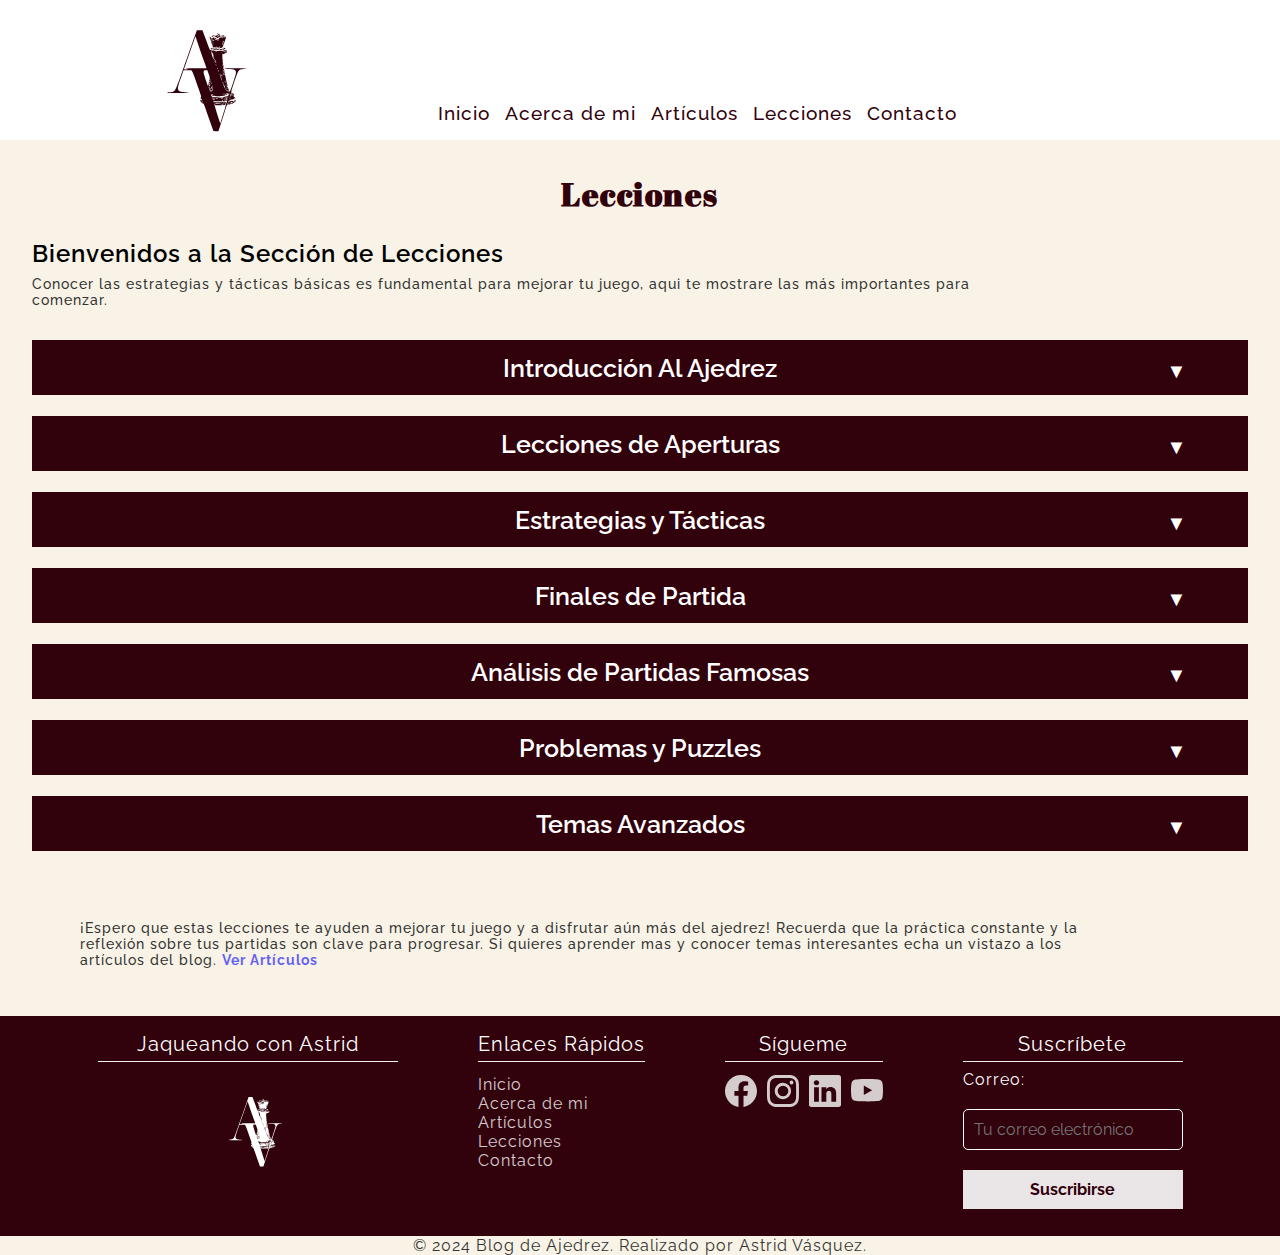
<file: lessons.html>
<!-- Este documento html contiene la seccion Lection del sitio web.
     Estructura general:
    -Encabezado
    -Barra de navegación
    -Contenido principal 
    -Pie de página. -->
<!DOCTYPE html>
<html lang="es">
<head>
    <meta charset="UTF-8">
    <meta name="viewport" content="width=device-width, initial-scale=1.0">
    <!-- Primary Meta Tags -->
    <title>Lecciones de Ajedrez con Astrid - Aprende y Mejora tu Juego</title>
    <meta name="title" content="Lecciones de Ajedrez con Astrid - Aprende y Mejora tu Juego"/>
    <meta name="description" content="Accede a lecciones detalladas de ajedrez, explicaciones de aperturas, estrategias y tácticas avanzadas. Mejora tu habilidad con nuestros recursos educativos. ¡Comienza a aprender hoy!"/>

    <meta property="og:type" content="website"/>
    <meta property="og:url" content="https://metatags.io/"/>
    <meta property="og:title" content="Lecciones de Ajedrez con Astrid - Aprende y Mejora tu Juego"/>
    <meta property="og:description" content="Accede a lecciones detalladas de ajedrez, explicaciones de aperturas, estrategias y tácticas avanzadas. Mejora tu habilidad con nuestros recursos educativos. ¡Comienza a aprender hoy!"/>
    <meta property="og:image" content="https://metatags.io/images/meta-tags.png"/>

    <meta property="twitter:card" content="summary_large_image"/>
    <meta property="twitter:url" content="https://metatags.io/"/>
    <meta property="twitter:title" content="Lecciones de Ajedrez con Astrid - Aprende y Mejora tu Juego"/>
    <meta property="twitter:description" content="Accede a lecciones detalladas de ajedrez, explicaciones de aperturas, estrategias y tácticas avanzadas. Mejora tu habilidad con nuestros recursos educativos. ¡Comienza a aprender hoy!"/>
    <meta property="twitter:image" content="https://metatags.io/images/meta-tags.png"/>

    <link rel="stylesheet" href="css/index.css">
    <script src="js/menu.js" defer></script>
    <script src="js/acordeon.js" defer></script>
</head>
<body>
    <!-- Los componentes se definen con metodología suit para mantener la estructura y evitar problemas con selectores en css. -->
<!-- Cabecera de la página web con un título y un menú de navegación responsive -->

 <!-- El menú de navegación integra un botón, que se mantendra oculto hasta cambiar de resolucion de pantalla. -->
 <header class="Header">
    <h1 class="Header-h1"> 
        <a href="index.html" class="Header-logo" title=" Ir al inicio de la pagina">
             <svg xmlns="http://www.w3.org/2000/svg" height="200">
               <symbol  class="Header-svg" id="logo" viewBox="0 0 400.000000 550.000000" preserveAspectRatio="xMidYMid meet">
                <g  transform="translate(0.000000,500.000000) scale(0.100000,-0.100000)" stroke="none">
                <path d="M1922 3883 c-55 -159 -177 -505 -271 -770 -174 -495 -207 -577 -240 -607 -29 -27 -90 -45 -148 -46 -29 0 -53 -4 -53 -10 0 -6 105 -10 295 -10 294 0 390 12 190 23 -120 7 -167 24 -185 68 -19 45 -8 96 73 324 l74 210 109 0 108 0 21 -32 c12 -17 43 -93 70 -170 26 -76 79 -225 117 -332 63 -180 67 -195 52 -212 -15 -16 -14 -19 10 -34 15 -10 26 -27 26 -39 0 -17 -2 -18 -10 -6 -5 8 -10 11 -10 6 0 -5 -7 -3 -15 4 -12 10 -15 10 -15 -1 0 -26 12 -59 22 -59 5 0 6 5 2 12 -4 7 -3 8 4 4 6 -4 9 -13 6 -21 -4 -9 3 -16 20 -21 14 -3 30 -12 36 -19 6 -7 69 -179 139 -381 l129 -369 69 -3 69 -3 53 163 c29 90 80 248 113 353 64 199 75 225 92 219 6 -2 47 7 90 19 57 16 80 27 82 40 1 11 -5 17 -19 18 -17 1 -18 2 -4 6 9 2 17 8 17 12 0 9 -62 6 -110 -4 -28 -7 -31 -10 -15 -15 17 -6 16 -7 -6 -12 -24 -4 -26 -3 -20 21 6 21 16 27 52 35 l44 9 -28 11 c-15 7 -25 15 -21 19 3 3 17 -1 30 -10 25 -16 74 -11 74 8 0 6 5 7 10 4 14 -9 12 9 -2 24 -11 10 -10 11 4 6 9 -4 19 -14 21 -23 3 -11 5 -9 6 6 1 15 -6 26 -17 28 -9 3 -22 16 -29 30 -10 22 -10 25 3 20 22 -8 8 33 -19 57 -25 21 -55 24 -38 3 8 -9 8 -16 2 -20 -16 -10 -18 26 -4 84 24 106 159 498 183 533 32 47 77 67 150 67 33 0 60 4 60 10 0 6 -103 10 -290 10 -187 0 -290 -4 -290 -10 0 -6 40 -10 101 -10 170 0 219 -30 205 -124 -10 -63 -153 -500 -165 -504 -6 -2 -11 3 -11 12 0 18 -11 26 -47 32 -23 4 -25 3 -13 -11 7 -8 21 -15 31 -15 11 0 19 -4 19 -10 0 -11 -46 4 -68 22 -19 16 5 29 40 23 27 -5 27 -4 16 22 -7 16 -20 39 -30 52 -10 13 -18 31 -18 39 0 13 3 12 15 -4 13 -17 13 -16 4 16 -20 66 -57 223 -63 265 -1 11 -10 20 -18 20 -30 0 -56 33 -49 63 5 26 5 26 11 -8 4 -27 10 -36 28 -38 15 -2 22 2 22 12 0 9 -4 16 -9 16 -6 0 -9 8 -9 18 2 46 -14 128 -27 138 -8 6 -15 17 -15 25 0 11 2 11 10 -1 8 -12 10 -12 9 5 0 11 -4 29 -9 40 -8 18 -9 18 -10 -5 -2 -17 -4 -20 -7 -8 -2 10 0 25 5 35 7 11 6 31 -3 60 -8 25 -9 40 -3 37 6 -4 7 2 3 17 -11 32 -13 189 -3 189 4 0 8 -4 8 -10 0 -5 7 -10 16 -10 8 0 13 4 9 9 -3 6 11 11 32 13 43 3 69 38 52 69 -14 26 -41 31 -85 14 -38 -15 -38 -15 -6 -10 20 3 31 1 27 -5 -7 -11 -48 -14 -58 -3 -10 10 -162 3 -165 -8 -2 -5 -8 -9 -13 -9 -6 0 -8 4 -5 9 6 9 -49 21 -96 21 -16 0 -28 5 -28 11 0 6 -6 9 -14 6 -8 -3 -19 0 -24 6 -5 7 -53 130 -107 275 l-98 262 -76 0 -77 0 -102 -287z m113 -33 c34 -107 153 -447 224 -638 17 -46 31 -85 31 -88 0 -2 -126 -4 -280 -4 -168 0 -280 -4 -280 -9 0 -6 17 -12 38 -14 22 -2 11 -4 -30 -5 -38 -1 -68 0 -68 3 0 3 65 191 144 418 79 227 149 430 156 452 15 47 12 53 65 -115z m794 -249 c16 -10 7 -47 -14 -55 -13 -5 -13 -2 1 18 14 22 14 25 -3 35 -10 6 -13 10 -8 11 6 0 16 -4 24 -9z m-405 -13 c14 -46 17 -52 24 -41 5 9 12 6 20 -8 12 -19 11 -20 -9 -14 -14 5 -19 4 -15 -4 4 -6 14 -11 22 -11 10 0 14 -14 14 -55 0 -30 4 -55 8 -55 14 0 33 -48 22 -55 -6 -4 -10 0 -10 8 0 7 -8 22 -18 33 -21 22 -47 92 -57 149 -4 22 -11 46 -17 53 -7 8 -7 12 1 12 6 0 13 -6 15 -12z m229 -5 c-13 -2 -35 -2 -50 0 -16 2 -5 4 22 4 28 0 40 -2 28 -4z m157 -1 c0 -4 -15 -8 -32 -9 -30 -1 -31 -1 -8 7 34 11 40 11 40 2z m-113 -18 c-3 -3 -12 -4 -19 -1 -8 3 -5 6 6 6 11 1 17 -2 13 -5z m-147 -246 c0 -19 -2 -20 -10 -8 -13 19 -13 30 0 30 6 0 10 -10 10 -22z m-10 -47 c-1 -10 -6 -7 -15 9 -19 33 -18 50 0 26 8 -11 15 -27 15 -35z m17 -3 c-3 -8 -6 -5 -6 6 -1 11 2 17 5 13 3 -3 4 -12 1 -19z m2 -68 c0 -10 -3 -8 -9 5 -12 27 -12 43 0 25 5 -8 9 -22 9 -30z m40 -100 c0 -10 -3 -8 -9 5 -12 27 -12 43 0 25 5 -8 9 -22 9 -30z m156 21 c3 -5 1 -12 -5 -16 -5 -3 -10 1 -10 9 0 18 6 21 15 7z m11 -74 c2 -34 0 -37 -6 -17 -11 33 -12 60 -2 60 4 0 8 -19 8 -43z m-137 -17 c0 -9 -6 -4 -14 10 -19 33 -19 49 0 24 8 -10 14 -26 14 -34z m-283 -55 c40 -106 40 -111 14 -224 -24 -102 -29 -115 -35 -109 -12 12 -115 331 -115 355 0 64 9 74 57 71 l45 -3 34 -90z m391 63 c-3 -7 -5 -2 -5 12 0 14 2 19 5 13 2 -7 2 -19 0 -25z m-50 -80 c-3 -8 -6 -5 -6 6 -1 11 2 17 5 13 3 -3 4 -12 1 -19z m-17 -23 c0 -8 6 -29 14 -47 20 -50 36 -101 32 -105 -2 -2 -15 26 -29 64 -36 97 -41 117 -28 109 6 -4 11 -14 11 -21z m48 -22 c-11 -14 -28 -8 -28 8 0 6 5 7 10 4 6 -3 10 4 11 17 0 22 1 22 8 3 5 -11 4 -25 -1 -32z m-318 -114 c0 -5 -4 -9 -10 -9 -5 0 -10 7 -10 16 0 8 5 12 10 9 6 -3 10 -10 10 -16z m417 -11 c-3 -8 -6 -5 -6 6 -1 11 2 17 5 13 3 -3 4 -12 1 -19z m-387 -88 c-1 -3 -7 4 -15 14 -8 11 -15 31 -15 45 1 22 3 19 15 -14 8 -22 15 -42 15 -45z m-46 55 c-4 -8 -8 -15 -10 -15 -2 0 -4 7 -4 15 0 8 4 15 10 15 5 0 7 -7 4 -15z m421 5 c-4 -6 -1 -18 6 -26 10 -12 9 -13 -5 -8 -16 6 -21 25 -9 37 10 11 15 8 8 -3z m-45 -51 c0 -24 -17 -12 -27 19 l-11 37 19 -24 c10 -13 19 -27 19 -32z m-378 12 c5 9 6 4 2 -15 -5 -22 -4 -27 6 -21 9 6 10 3 1 -12 -5 -11 -9 -35 -7 -54 2 -19 1 -24 -1 -12 -2 12 -11 27 -19 33 -8 7 -13 22 -13 34 1 17 2 17 6 4 2 -10 9 -18 14 -18 6 0 7 10 3 23 -9 29 -12 44 -6 33 2 -4 9 -2 14 5z m455 -13 c-3 -8 -6 -5 -6 6 -1 11 2 17 5 13 3 -3 4 -12 1 -19z m-10 -55 c-3 -10 -5 -4 -5 12 0 17 2 24 5 18 2 -7 2 -21 0 -30z m20 15 c-3 -8 -6 -5 -6 6 -1 11 2 17 5 13 3 -3 4 -12 1 -19z m-71 -20 c7 -32 7 -32 16 -9 4 13 11 22 14 19 2 -3 -1 -18 -8 -32 -9 -22 -9 -29 1 -36 8 -4 10 -13 6 -20 -4 -7 -16 11 -31 47 -28 67 -27 63 -15 63 5 0 13 -15 17 -32z m-313 -108 c-8 -30 -22 -45 -50 -54 -19 -6 -24 0 -42 48 -11 30 -22 65 -24 78 -2 13 -2 17 0 11 3 -7 8 -13 13 -13 4 0 7 -6 7 -12 -1 -33 17 -78 32 -78 13 0 13 -2 2 -9 -7 -5 -9 -11 -4 -14 5 -3 19 3 32 12 26 20 30 46 19 121 -6 41 -6 40 7 -10 8 -30 11 -66 8 -80z m374 68 c-3 -8 -6 -5 -6 6 -1 11 2 17 5 13 3 -3 4 -12 1 -19z m-398 -35 c-1 -28 -4 -37 -6 -23 -3 14 -8 29 -13 34 -7 7 7 34 18 36 1 0 1 -21 1 -47z m421 2 c17 -21 5 -31 -15 -12 -8 9 -15 18 -15 21 0 11 18 6 30 -9z m-450 -14 c0 -6 -4 -13 -10 -16 -5 -3 -10 1 -10 9 0 9 5 16 10 16 6 0 10 -4 10 -9z m426 -28 c-7 -7 -26 7 -26 19 0 6 6 6 15 -2 9 -7 13 -15 11 -17z m81 -105 c8 -14 -18 -58 -34 -58 -8 0 -12 -3 -10 -7 3 -5 -5 -9 -16 -9 -32 -3 -110 -24 -122 -33 -5 -5 -48 -11 -95 -14 l-85 -6 80 12 80 12 -131 0 c-147 1 -160 5 -166 60 -5 43 7 46 16 5 3 -16 10 -30 16 -30 13 0 13 17 0 25 -12 8 -13 25 -1 25 5 0 12 -11 15 -24 7 -29 37 -35 161 -30 50 2 97 4 106 5 9 0 34 7 55 14 29 11 33 14 16 15 -13 0 -21 4 -17 9 3 6 17 6 36 -1 16 -6 33 -8 36 -4 4 3 0 6 -8 6 -11 0 -11 2 1 10 20 13 33 13 25 0 -10 -16 11 -12 25 5 11 13 8 14 -16 11 -16 -3 -39 -8 -51 -11 -13 -4 -23 -4 -23 -1 0 20 95 32 107 14z m-129 -5 c-10 -2 -26 -2 -35 0 -10 3 -2 5 17 5 19 0 27 -2 18 -5z m232 -26 c0 -5 -4 -5 -10 -2 -5 3 -10 14 -10 23 0 15 2 15 10 2 5 -8 10 -19 10 -23z m-45 3 c14 0 29 -29 20 -38 -3 -3 -5 -1 -5 5 0 6 -7 14 -16 17 -12 5 -15 2 -10 -9 3 -9 2 -14 -3 -11 -4 3 -14 -13 -20 -35 -7 -23 -14 -39 -17 -37 -2 3 3 24 11 48 8 23 15 52 16 64 0 11 3 15 6 9 2 -7 11 -13 18 -13z m-229 -5 c9 -8 11 -15 6 -15 -5 0 -15 7 -22 15 -7 8 -9 15 -6 15 4 0 14 -7 22 -15z m144 -65 c0 -5 -5 -10 -11 -10 -5 0 -7 5 -4 10 3 6 8 10 11 10 2 0 4 -4 4 -10z m-77 -7 c-7 -2 -21 -2 -30 0 -10 3 -4 5 12 5 17 0 24 -2 18 -5z m-337 -12 c-18 -7 -18 -8 -2 -14 9 -4 14 -11 11 -17 -3 -5 1 -10 9 -10 9 0 16 -4 16 -10 0 -5 -7 -10 -15 -10 -8 0 -15 5 -15 11 0 5 -4 7 -10 4 -5 -3 -10 -2 -10 4 0 5 6 12 13 14 7 4 6 6 -4 6 -9 1 -19 8 -23 16 -4 11 2 15 22 14 23 0 24 -2 8 -8z m392 -4 c9 -11 3 -13 -31 -11 -78 5 -82 7 -32 14 28 4 51 8 51 8 1 1 6 -4 12 -11z m-343 -7 c-3 -5 -11 -10 -16 -10 -6 0 -7 5 -4 10 3 6 11 10 16 10 6 0 7 -4 4 -10z m213 -19 c3 -10 -2 -11 -19 -6 -39 12 -48 27 -15 23 16 -2 31 -9 34 -17z m-139 5 c-12 -10 -59 -15 -59 -6 0 5 14 10 32 10 17 0 29 -2 27 -4z m188 -2 c-3 -3 -12 -4 -19 -1 -8 3 -5 6 6 6 11 1 17 -2 13 -5z m73 -4 c8 -5 11 -12 7 -17 -5 -4 -12 -1 -17 7 -8 13 -10 12 -10 -2 0 -9 6 -18 13 -21 6 -2 1 -5 -13 -5 -14 0 -36 -2 -50 -5 -14 -2 -16 -2 -5 1 15 5 9 8 -20 13 -38 6 -38 6 9 4 40 -2 49 1 53 16 6 21 11 23 33 9z m77 -26 c-3 -3 -12 -4 -19 -1 -8 3 -5 6 6 6 11 1 17 -2 13 -5z m-414 -21 c-7 -2 -21 -2 -30 0 -10 3 -4 5 12 5 17 0 24 -2 18 -5z m222 -3 c-3 -5 -10 -10 -16 -10 -5 0 -9 5 -9 10 0 6 7 10 16 10 8 0 12 -4 9 -10z m107 -5 c3 -3 -3 -22 -13 -43 -11 -20 -19 -49 -19 -65 0 -15 -18 -83 -39 -150 -22 -67 -56 -176 -77 -242 l-37 -120 -18 55 c-94 296 -138 441 -143 475 -5 39 2 31 19 -20 5 -16 8 -17 15 -5 6 8 10 11 10 5 0 -6 41 -9 108 -8 144 2 148 3 150 32 1 13 7 30 13 38 7 7 8 17 4 21 -4 4 -10 1 -12 -5 -3 -7 -9 -13 -14 -13 -6 0 -7 5 -4 10 7 11 -28 14 -38 3 -4 -4 -65 -7 -135 -8 -114 -1 -152 5 -152 24 0 3 74 5 164 5 90 -1 170 2 177 7 16 10 33 11 41 4z m-666 -30 c1 -8 -2 -15 -7 -15 -5 0 -9 10 -9 22 0 23 12 17 16 -7z m799 -5 c-4 -6 6 -11 22 -11 27 -2 27 -2 3 -6 -14 -3 -29 -9 -34 -14 -6 -5 -24 -9 -40 -8 l-31 1 33 8 c18 4 36 11 40 15 4 3 -7 4 -23 0 l-30 -7 25 15 c30 18 43 21 35 7z m-205 -20 c0 -5 -12 -10 -27 -9 -25 0 -26 1 -8 9 27 12 35 12 35 0z m-140 -10 l-85 -6 75 -5 75 -5 -77 -2 c-50 -1 -78 2 -78 9 0 5 -4 8 -9 4 -5 -3 -12 -1 -16 5 -4 7 29 9 97 8 l103 -2 -85 -6z m257 -26 c-9 -9 -27 6 -27 22 0 13 2 13 16 -1 9 -9 14 -18 11 -21z m-165 -6 c-19 -5 -39 -7 -45 -4 -7 2 -2 5 11 5 12 1 22 5 22 10 0 5 10 6 23 3 20 -5 19 -7 -11 -14z"/>
                <path d="M2580 4069 c0 -6 9 -13 20 -16 20 -5 20 -6 3 -18 -26 -18 -84 -24 -111 -12 -18 8 -27 6 -47 -13 -14 -13 -22 -26 -19 -29 3 -3 9 1 14 9 8 12 10 12 10 1 0 -11 3 -11 15 -1 8 7 12 16 9 21 -3 5 -2 9 1 9 11 0 90 -42 107 -58 16 -13 21 -12 55 11 55 37 113 51 132 32 10 -9 11 -15 4 -15 -7 0 -14 4 -17 9 -3 5 -15 7 -26 4 -20 -5 -19 -17 1 -19 5 -1 14 -2 19 -3 6 0 10 -4 10 -8 0 -5 -19 -8 -42 -7 -64 2 -89 -11 -84 -40 3 -19 1 -23 -11 -19 -12 5 -12 7 -1 14 19 13 3 11 -27 -3 -14 -6 -25 -15 -25 -20 0 -13 18 -9 23 5 3 9 8 8 20 -3 15 -14 13 -15 -15 -15 -17 0 -33 6 -35 13 -3 6 -13 12 -23 12 -22 0 -29 10 -32 43 -2 22 -5 24 -25 14 -13 -6 -23 -14 -23 -19 0 -15 -21 -8 -56 18 l-35 27 11 -29 c6 -16 13 -36 17 -44 3 -8 7 -22 8 -30 5 -30 57 -175 67 -187 6 -7 16 -13 22 -13 7 0 6 3 -2 8 -8 6 0 9 20 9 18 0 44 3 58 7 21 5 22 5 5 -3 -16 -8 -11 -10 25 -10 27 0 40 3 32 7 -8 6 -2 9 18 9 17 0 26 -4 19 -8 -9 -5 -8 -8 2 -12 10 -3 10 -4 -1 -2 -9 1 -39 -1 -67 -5 -29 -3 -50 -2 -47 2 6 10 -47 -1 -59 -12 -5 -4 13 -10 40 -13 26 -3 50 -1 51 4 2 5 13 9 23 9 11 0 17 -4 14 -10 -3 -5 1 -10 9 -10 9 0 13 6 10 13 -3 10 5 12 30 9 26 -3 39 1 52 16 14 17 58 137 99 272 l8 24 -28 -18 c-26 -17 -27 -17 -21 2 8 23 -29 73 -41 56 -5 -6 -25 -14 -45 -18 -33 -6 -38 -4 -38 12 0 10 -8 26 -18 35 -21 19 -62 23 -62 6z m37 -5 c-3 -3 -12 -4 -19 -1 -8 3 -5 6 6 6 11 1 17 -2 13 -5z m30 -34 c-1 -13 -6 -19 -15 -15 -8 3 -20 -3 -27 -12 -8 -10 -16 -15 -19 -12 -10 9 34 50 46 43 8 -5 9 -1 5 10 -4 9 -3 15 2 11 6 -3 9 -14 8 -25z m-17 -45 c-7 -9 -15 -13 -19 -10 -3 3 1 10 9 15 21 14 24 12 10 -5z m-181 -74 c0 -10 -2 -11 -6 -3 -2 6 -11 12 -19 12 -8 0 -14 4 -14 9 0 5 9 7 20 4 11 -3 20 -13 19 -22z m52 -18 c12 -15 12 -16 -3 -10 -10 3 -18 2 -18 -4 0 -6 -4 -8 -9 -5 -5 4 -12 0 -14 -6 -3 -8 -6 -6 -6 5 -1 9 6 17 15 17 8 0 12 5 9 10 -10 17 12 11 26 -7z m-65 -18 c10 -26 -1 -35 -13 -10 -6 14 -7 25 -2 25 5 0 12 -7 15 -15z m334 -25 c0 -16 -4 -30 -9 -30 -4 0 -8 13 -7 30 1 39 16 39 16 0z m-40 -17 c-11 -17 -11 -17 -6 0 3 10 6 24 7 30 0 9 2 9 5 0 3 -7 0 -20 -6 -30z m-251 -28 c0 -5 -4 -3 -9 5 -5 8 -9 22 -9 30 0 16 17 -16 18 -35z m-10 -44 c0 -14 -1 -14 -6 -1 -3 8 -10 24 -15 35 -9 20 -9 20 6 1 9 -11 16 -27 15 -35z m281 32 c0 -10 -5 -25 -10 -33 -8 -11 -9 -7 -4 15 4 23 3 26 -5 15 -6 -8 -11 -10 -11 -4 0 6 3 14 7 17 12 12 23 7 23 -10z"/>
                <path d="M2690 3980 c0 -5 5 -10 10 -10 6 0 10 5 10 10 0 6 -4 10 -10 10 -5 0 -10 -4 -10 -10z"/>
                <path d="M2522 3949 c2 -12 13 -25 25 -30 35 -13 36 5 2 30 l-31 23 4 -23z"/>
                <path d="M2417 3675 c-8 -8 -16 -13 -18 -12 -3 1 2 -4 10 -10 22 -19 33 -16 26 6 -4 14 0 21 12 24 16 4 16 5 1 6 -9 0 -23 -6 -31 -14z"/>
                <path d="M2763 3676 c10 -8 14 -17 8 -20 -5 -3 -11 -1 -13 6 -4 10 -10 10 -32 0 -15 -6 -35 -12 -46 -12 -10 0 -21 -6 -23 -12 -4 -9 -8 -9 -14 -3 -12 14 -76 16 -85 2 -6 -9 -10 -9 -15 -1 -7 11 -74 34 -97 34 -5 0 -3 -7 4 -15 7 -8 18 -14 24 -14 6 1 22 -3 36 -8 35 -15 196 -9 215 7 9 7 18 10 22 6 3 -3 0 -6 -7 -6 -7 0 -11 -2 -8 -5 3 -3 18 0 34 6 16 7 32 12 37 11 15 -4 6 18 -12 28 -29 15 -50 12 -28 -4z"/>
                <path d="M3073 2244 c-5 -13 -7 -13 -15 -2 -5 8 -7 0 -6 -24 3 -56 28 -46 35 14 3 31 -4 37 -14 12z"/>
                </g>
            </symbol>
            <use href="#logo" x="0" width="200" fill="#31010c"></use>
            </svg> 
          
        </a>
    </h1>
 <!-- El menú de navegación integra un botón, que se mantendra oculto hasta cambiar de resolucion de pantalla. -->

 <nav class="Header-nav">
    <button class="Header-boton" title="Abrir Menu">
        <span class="Header-span"></span>
        <span class="Header-span"></span>
        <span class="Header-span"></span>
    </button> 
  
        <ul class="Header-ul">
            <li class="Header-li">
                <a href="index.html" class="Header-a" title="Ir al inicio del Portal">Inicio</a>
            </li>
            <li class="Header-li">
                <a href="about.html" class="Header-a" title="Conocer sobre mi">Acerca de mi</a>
            </li>
            <li class="Header-li">
                <a href="article.html" class="Header-a" title=" Conoce el perfil del entrenador">Artículos</a>
            </li>
            <li class="Header-li">
                <a href="lessons.html" class="Header-a" title="Conocer las lecciones">Lecciones</a>
            </li>
            <li class="Header-li">
                <a href="contacto.html" class="Header-a" title="Ir a contactarme">Contacto</a>
            </li>
        </ul>
    </nav>

</header>       

<main>

<!-- inicio de la seccion Lection-->
<section class="Lection">
 <!-- La cabecera de la sección contiene un título  y subtitulo y una breve descripción de las lecciones. -->
    <header class="Lection-description">
        <h2 class="Lection-title">Lecciones</h2>
        <h3 class="Lection-h3">Bienvenidos a la Sección de Lecciones </h3>
        <p class="Lection-p"> Conocer las estrategias y tácticas básicas es fundamental para mejorar tu juego, aqui te
            mostrare las más importantes para comenzar. </p>
    </header>
<!-- Acordeon es la clase pero agregre a que seccion pertenece  que es Lection, pero es un componente independiente que se puede reutilizar en cualquier seccion. -->
<!-- Cada seccion del acordeon contiene un titulo y un articulo con información relevante. -->
<!-- Se define una etiqueta span para contener caracter para hacer el icono del acordeon . -->
    <div class="Lection Acordeon">

        <section class="Acordeon-section">
            <h4 class="Acordeon-h4">
                <button class="Acordeon-button">Introducción Al Ajedrez</button>
                <span class="Acordeon-icon">&#x25BC;</span>  
            </h4>
            <article class="Acordeon-article">
                <h5 class="Acordeon-h5">Historia del Ajedrez</h5>
                <p class="Acordeon-p"> El ajedrez es un juego milenario que se originó en la India hace más de 1500
                    años. Conocido como "Chaturanga", se expandió a Persia y luego al mundo árabe, llegando a Europa en
                    la Edad Media.
                    Hoy, el ajedrez es un deporte global, practicado tanto de manera recreativa como competitiva.
                </p>
            </article>
            <article class="Acordeon-article">
                <h6 class="Acordeon-h6">Reglas básicas:</h6>
                <p class="Acordeon-p"> El ajedrez se juega en un tablero de 8x8 con 64 casillas alternadas en colores
                    claros y oscuros. Cada jugador comienza con 16 piezas: un rey, una dama, dos torres, dos caballos,
                    dos alfiles y ocho peones. El objetivo del juego es dar jaque mate al rey del oponente, es decir,
                    colocarlo bajo ataque de modo que no pueda escapar.</p>
            </article>
            <article class="Acordeon-article  ">
                <h6 class="Acordeon-h6">Movimientos de las Piezas</h6>
                <ul class="Acordeon-ul">
                    <li class="Acordeon-li">El rey se mueve una casilla en cualquier dirección.</li>
                    <li class="Acordeon-li">La dama se mueve en línea recta en cualquier dirección.</li>
                    <li class="Acordeon-li">La torre se mueve en línea recta en horizontal o vertical.</li>
                    <li class="Acordeon-li">El alfil se mueve en diagonal.</li>
                    <li class="Acordeon-li">El caballo se mueve en forma de "L".</li>
                    <li class="Acordeon-li">El peón se mueve una casilla hacia adelante y captura en diagonal.</li>
                </ul>


                <div class="Acordeon-img">
                    <img src="assets/iconmonstr-crown-17.svg" class="Acordeon-imagen" alt="Imagen1" title="imagen1"
                        loading="lazy">
                </div>
            </article>
        </section>

        <section class="Acordeon-section ">
            <h4 class="Acordeon-h4">
                <button class="Acordeon-button">Lecciones de Aperturas</button>
                <span class="Acordeon-icon">&#x25BC;</span>  
            </h4>
            <article class="Acordeon-article">
                <h5 class="Acordeon-h5">Principios de las Aperturas</h5>
                <p class="Acordeon-p"> Una buena apertura busca controlar el centro del tablero, desarrollar las piezas
                    menores (caballos y alfiles), y asegurar la seguridad del rey, generalmente mediante el enroque.</p>
            </article>
            <article class="Acordeon-article  ">
                <h6 class="Acordeon-h6">Ejemplos de Aperturas Populares</h6>
                <ul class="Acordeon-ul">
                    <li class="Acordeon-li">Apertura Española (Ruy López): 1.e4 e5 2.Nf3 Nc6 3.Bb5</li>
                    <li class="Acordeon-li">Defensa Siciliana: 1.e4 c5</li>
                    <li class="Acordeon-li">1.e4 e5 2.Nf3 Nc6 3.Bc4</li>
                </ul>
            </article>

            <article class="Acordeon-article">
                <h6 class="Acordeon-h6">Consejos para Elegir una Apertura</h6>
                <p class="Acordeon-p"> Elige aperturas que se adapten a tu estilo de juego. Si prefieres posiciones
                    abiertas y tácticas, la Apertura Española es ideal. Para un juego sólido y posicional, la Defensa
                    Caro-Kann es una buena opción.</p>
            </article>




        </section>

        <section class="Acordeon-section">
            <h4 class="Acordeon-h4">
                <button class="Acordeon-button">Estrategias y Tácticas</button>
                <span class="Acordeon-icon">&#x25BC;</span>  
            </h4>
            <article class="Acordeon-article">
                <h5 class="Acordeon-h5">Estrategias de Medio Juego</h5>
                <p class="Acordeon-p">En el medio juego, el objetivo es mejorar la posición de tus piezas, crear
                    amenazas contra el rey enemigo y buscar debilidades en la posición del oponente.</p>
            </article>
            <article class="Acordeon-article  ">
                <h6 class="Acordeon-h6">Tácticas Comunes</h6>
                <ul class="Acordeon-ul">
                    <li class="Acordeon-li">Horquillas: Atacar dos piezas enemigas al mismo tiempo con una sola pieza.
                    </li>
                    <li class="Acordeon-li">Clavadas: Inmovilizar una pieza enemiga porque moverla expondría una pieza
                        más valiosa.</li>
                    <li class="Acordeon-li">Ataques Dobles: Atacar dos puntos del tablero simultáneamente.</li>
                </ul>
            </article>
            <article class="Acordeon-article">
                <h6 class="Acordeon-h6">Ejercicios Prácticos</h6>
                <p class="Acordeon-p">Practica con puzzles diarios que presenten situaciones tácticas comunes. Esto
                    mejorará tu capacidad para identificar oportunidades durante tus partidas.</p>
            </article>
        </section>

        <section class="Acordeon-section">
            <h4 class="Acordeon-h4">
                <button class="Acordeon-button">Finales de Partida</button>
                <span class="Acordeon-icon">&#x25BC;</span>  
            </h4>
            <article class="Acordeon-article">
                <h5 class="Acordeon-h5">Principios Básicos de Finales</h5>
                <p class="Acordeon-p"> En los finales, la actividad del rey es crucial. A diferencia del medio juego, el
                    rey debe ser una pieza activa y participar en la lucha.</p>
            </article>

            <article class="Acordeon-article  ">
                <h6 class="Acordeon-h6">Tipos de Finales</h6>
                <ul class="Acordeon-ul">
                    <li class="Acordeon-li">Rey y Peón contra Rey: Aprende la técnica para promover el peón y
                        convertirlo en una dama.</li>
                    <li class="Acordeon-li">Finales de Torres: Domina los conceptos de cortes y posiciones de Lucena y
                        Philidor.</li>
                </ul>
            </article>

            <article class="Acordeon-article">
                <h6 class="Acordeon-h6">Técnicas para Convertir una Ventaja en Victoria</h6>
                <p class="Acordeon-p"> Aprende a manejar finales simples primero. Conocer los conceptos básicos te
                    permitirá manejar situaciones más complejas con confianza.</p>
            </article>
        </section>

        <section class="Acordeon-section">
            <h4 class="Acordeon-h4">
                <button class="Acordeon-button">Análisis de Partidas Famosas</button>
                <span class="Acordeon-icon">&#x25BC;</span>  
            </h4>
            <article class="Acordeon-article">
                <h5 class="Acordeon-h5">Partidas Clásicas Comentadas</h5>
                <p class="Acordeon-p"> Estudia partidas históricas como la "Partida Inmortal" entre Adolf Anderssen y
                    Lionel Kieseritzky. Estas partidas muestran combinaciones brillantes y principios estratégicos
                    atemporales.
                </p>
            </article>

            <article class="Acordeon-article">
                <h6 class="Acordeon-h6">Partidas Modernas y de Campeonatos</h6>
                <p class="Acordeon-p"> Analiza partidas de campeonatos recientes para entender las tendencias actuales y
                    las innovaciones en la teoría del ajedrez.</p>
            </article>

            <article class="Acordeon-article">
                <h6 class="Acordeon-h6">Lecciones Aprendidas</h6>
                <p class="Acordeon-p">Cada partida ofrece lecciones sobre tácticas, estrategia, y manejo del tiempo.
                    Asegúrate de tomar notas y reflexionar sobre los errores y aciertos observados.</p>
            </article>
        </section>

        <section class="Acordeon-section">
            <h4 class="Acordeon-h4">
                <button class="Acordeon-button">Problemas y Puzzles</button>
                <span class="Acordeon-icon">&#x25BC;</span>  
            </h4>
            <article class="Acordeon-article">
                <h5 class="Acordeon-h5">Puzzles de Mate en 1, 2, 3 Movimientos</h5>
                <p class="Acordeon-p"> Resuelve problemas que desafían tu capacidad para encontrar mates en un número
                    determinado de movimientos.
                    Estas prácticas mejoran tu visión táctica y rapidez mental.</p>
            </article>

            <article class="Acordeon-article">
                <h6 class="Acordeon-h6">Ejercicios de Táctica Diaria</h6>
                <p class="Acordeon-p"> Participa en nuestra serie diaria de ejercicios tácticos. Estas situaciones
                    prácticas te ayudarán a identificar patrones tácticos en tus partidas.</p>
            </article>

            <article class="Acordeon-article">
                <h6 class="Acordeon-h6">Desafíos para Resolver y Mejorar la Visión Táctica</h6>
                <p class="Acordeon-p">Acepta desafíos avanzados que te obliguen a pensar críticamente y a encontrar las
                    mejores jugadas bajo presión.</p>
            </article>
        </section>

        <section class="Acordeon-section">
            <h4 class="Acordeon-h4">
                <button class="Acordeon-button">Temas Avanzados</button>
                <span class="Acordeon-icon">&#x25BC;</span>  
            </h4>
            <article class="Acordeon-article">
                <h5 class="Acordeon-h5">Preparación para Torneos</h5>
                <p class="Acordeon-p">Aprende a prepararte para torneos, incluyendo análisis de oponentes y preparación
                    psicológica.</p>
            </article>

            <article class="Acordeon-article">
                <h6 class="Acordeon-h6">Gestión del Tiempo y Manejo del Estrés Durante las Partidas</h6>
                <p class="Acordeon-p"> Desarrolla técnicas para gestionar tu tiempo eficazmente y manejar el estrés en
                    situaciones críticas.</p>
            </article>

            <article class="Acordeon-article">
                <h6 class="Acordeon-h6">Desarrollo de un Repertorio de Aperturas Personalizado</h6>
                <p class="Acordeon-p">Construye un repertorio de aperturas que se adapte a tu estilo y fortalezas, y
                    aprende a utilizarlo contra diferentes tipos de oponentes.</p>
            </article>
        </section>
    </div>
    <footer class="Lection-footer">
        <p class="Lection-p"> ¡Espero que estas lecciones te ayuden a mejorar tu juego y a disfrutar aún más del
            ajedrez! Recuerda que la práctica constante y la reflexión sobre tus partidas son clave para progresar.
            Si quieres aprender mas y conocer temas interesantes echa un vistazo a los artículos del blog. <a
                href="article.html" class="Lection-a">Ver Artículos</a>
        </p>
    </footer>

</Section>


</main> 







<!-- Pie de la página web con información de contacto y enlaces a redes sociales -->
<footer class="Footer">
    <div class="Footer-container">
      <section class="Footer-section Footer-about">
        <h4 class="Footer-h"> Jaqueando con Astrid</h4>
        <svg class="Footer-svg">
            <use href="#logo" x="100" width="100" fill="#ffffff"></use>
        </svg>
        <!-- <p class= "Footer-p"> Enseñando el mundo del Ajedrez en pequeños pasos </p> -->
      </section>

      <nav class="Footer-nav">
        <h4 class="Footer-h">Enlaces Rápidos</h4>
        <ul class="Footer-list">
          <li class="Footer-li"><a href="index.html" class="Footer-link" title="Ver el Inicio">Inicio</a></li>
          <li class="Footer-li"><a href="about.html" class="Footer-link" title="Conocer sobre mi">Acerca de mi</a></li>
          <li class="Footer-li"><a href="article.html" class="Footer-link" title="Ver los Artículos">Artículos</a></li>
          <li class="Footer-li"><a href="lessons.html" class="Footer-link" title="Ver las lecciones">Lecciones</a></li>
          <li class="Footer-li"><a href="contacto.html" class="Footer-link" title="Contactarme">Contacto</a></li>
        </ul>
      </nav>
    
      <article class=" Footer-article Redes">
        <h4 class="Footer-h">Sígueme</h4>
        <ul class="Redes-ul">
            <li class="Redes-li">
                <a href="https://www.facebook.com/Astridvasquez23/?locale=es_LA" class="Redes-a" title="Sígueme en Facebook" target="_blank" rel="noreferrer">
                    <svg xmlns="http://www.w3.org/2000/svg" width="16" height="16" fill="currentColor" class="Redes-svg" viewBox="0 0 16 16">
                        <path d="M16 8.049c0-4.446-3.582-8.05-8-8.05C3.58 0-.002 3.603-.002 8.05c0 4.017 2.926 7.347 6.75 7.951v-5.625h-2.03V8.05H6.75V6.275c0-2.017 1.195-3.131 3.022-3.131.876 0 1.791.157 1.791.157v1.98h-1.009c-.993 0-1.303.621-1.303 1.258v1.51h2.218l-.354 2.326H9.25V16c3.824-.604 6.75-3.934 6.75-7.951"/>
                      </svg>
                </a>
            </li>
            <li class="Redes-li">
                <a href="https://www.instagram.com/be_brainchess/" class="Redes-a" title=" Sígueme en Instagram" target="_blank" rel="noreferrer">
                    <svg xmlns="http://www.w3.org/2000/svg" width="16" height="16" fill="currentColor" class="Redes-svg" viewBox="0 0 16 16">
                        <path d="M8 0C5.829 0 5.556.01 4.703.048 3.85.088 3.269.222 2.76.42a3.9 3.9 0 0 0-1.417.923A3.9 3.9 0 0 0 .42 2.76C.222 3.268.087 3.85.048 4.7.01 5.555 0 5.827 0 8.001c0 2.172.01 2.444.048 3.297.04.852.174 1.433.372 1.942.205.526.478.972.923 1.417.444.445.89.719 1.416.923.51.198 1.09.333 1.942.372C5.555 15.99 5.827 16 8 16s2.444-.01 3.298-.048c.851-.04 1.434-.174 1.943-.372a3.9 3.9 0 0 0 1.416-.923c.445-.445.718-.891.923-1.417.197-.509.332-1.09.372-1.942C15.99 10.445 16 10.173 16 8s-.01-2.445-.048-3.299c-.04-.851-.175-1.433-.372-1.941a3.9 3.9 0 0 0-.923-1.417A3.9 3.9 0 0 0 13.24.42c-.51-.198-1.092-.333-1.943-.372C10.443.01 10.172 0 7.998 0zm-.717 1.442h.718c2.136 0 2.389.007 3.232.046.78.035 1.204.166 1.486.275.373.145.64.319.92.599s.453.546.598.92c.11.281.24.705.275 1.485.039.843.047 1.096.047 3.231s-.008 2.389-.047 3.232c-.035.78-.166 1.203-.275 1.485a2.5 2.5 0 0 1-.599.919c-.28.28-.546.453-.92.598-.28.11-.704.24-1.485.276-.843.038-1.096.047-3.232.047s-2.39-.009-3.233-.047c-.78-.036-1.203-.166-1.485-.276a2.5 2.5 0 0 1-.92-.598 2.5 2.5 0 0 1-.6-.92c-.109-.281-.24-.705-.275-1.485-.038-.843-.046-1.096-.046-3.233s.008-2.388.046-3.231c.036-.78.166-1.204.276-1.486.145-.373.319-.64.599-.92s.546-.453.92-.598c.282-.11.705-.24 1.485-.276.738-.034 1.024-.044 2.515-.045zm4.988 1.328a.96.96 0 1 0 0 1.92.96.96 0 0 0 0-1.92m-4.27 1.122a4.109 4.109 0 1 0 0 8.217 4.109 4.109 0 0 0 0-8.217m0 1.441a2.667 2.667 0 1 1 0 5.334 2.667 2.667 0 0 1 0-5.334"/>
                      </svg>
                </a>
            </li>
            <li class="Redes-li">
                <a href="https://cl.linkedin.com/in/astridvasquez2312" class="Redes-a" title="Sígueme en Linkedin" target="_blank" rel="noreferrer">
                    <svg xmlns="http://www.w3.org/2000/svg" width="16" height="16" fill="currentColor" class="Redes-svg" viewBox="0 0 16 16">
                        <path d="M0 1.146C0 .513.526 0 1.175 0h13.65C15.474 0 16 .513 16 1.146v13.708c0 .633-.526 1.146-1.175 1.146H1.175C.526 16 0 15.487 0 14.854zm4.943 12.248V6.169H2.542v7.225zm-1.2-8.212c.837 0 1.358-.554 1.358-1.248-.015-.709-.52-1.248-1.342-1.248S2.4 3.226 2.4 3.934c0 .694.521 1.248 1.327 1.248zm4.908 8.212V9.359c0-.216.016-.432.08-.586.173-.431.568-.878 1.232-.878.869 0 1.216.662 1.216 1.634v3.865h2.401V9.25c0-2.22-1.184-3.252-2.764-3.252-1.274 0-1.845.7-2.165 1.193v.025h-.016l.016-.025V6.169h-2.4c.03.678 0 7.225 0 7.225z"/>
                      </svg>
                </a>
    
            </li>
            <li class="Redes-li">
                <a href="https://www.youtube.com/channel/UCwtnMOZnZR2_Z5UXH46dAvQ" class="Redes-a" title="Sígueme en Youtube" target="_blank" rel="noreferrer">
                    <svg xmlns="http://www.w3.org/2000/svg" width="16" height="16" fill="currentColor" class="Redes-svg" viewBox="0 0 16 16">
                        <path d="M8.051 1.999h.089c.822.003 4.987.033 6.11.335a2.01 2.01 0 0 1 1.415 1.42c.101.38.172.883.22 1.402l.01.104.022.26.008.104c.065.914.073 1.77.074 1.957v.075c-.001.194-.01 1.108-.082 2.06l-.008.105-.009.104c-.05.572-.124 1.14-.235 1.558a2.01 2.01 0 0 1-1.415 1.42c-1.16.312-5.569.334-6.18.335h-.142c-.309 0-1.587-.006-2.927-.052l-.17-.006-.087-.004-.171-.007-.171-.007c-1.11-.049-2.167-.128-2.654-.26a2.01 2.01 0 0 1-1.415-1.419c-.111-.417-.185-.986-.235-1.558L.09 9.82l-.008-.104A31 31 0 0 1 0 7.68v-.123c.002-.215.01-.958.064-1.778l.007-.103.003-.052.008-.104.022-.26.01-.104c.048-.519.119-1.023.22-1.402a2.01 2.01 0 0 1 1.415-1.42c.487-.13 1.544-.21 2.654-.26l.17-.007.172-.006.086-.003.171-.007A100 100 0 0 1 7.858 2zM6.4 5.209v4.818l4.157-2.408z"/>
                      </svg>
                </a>
            </li>
        </ul>
    </article>
      <section class="Footer-section Footer-subscribe">
        <h4 class="Footer-h">Suscríbete</h4>
        <form class="Footer-form">
            <label for="correo" class="Footer-label">Correo:</label>
            <input type="email" name="correo" id="correo" placeholder="Tu correo electrónico" class="Footer-input">
            <button type="submit" class="Footer-button" title="Suscribete">Suscribirse</button>
        </form>
      </section>
    </div>
    <div class="Footer-copy">
      <p class="Footer-text">© 2024 Blog de Ajedrez. Realizado por Astrid Vásquez.</p>
    </div>
  </footer>

</body>

</html>
</file>
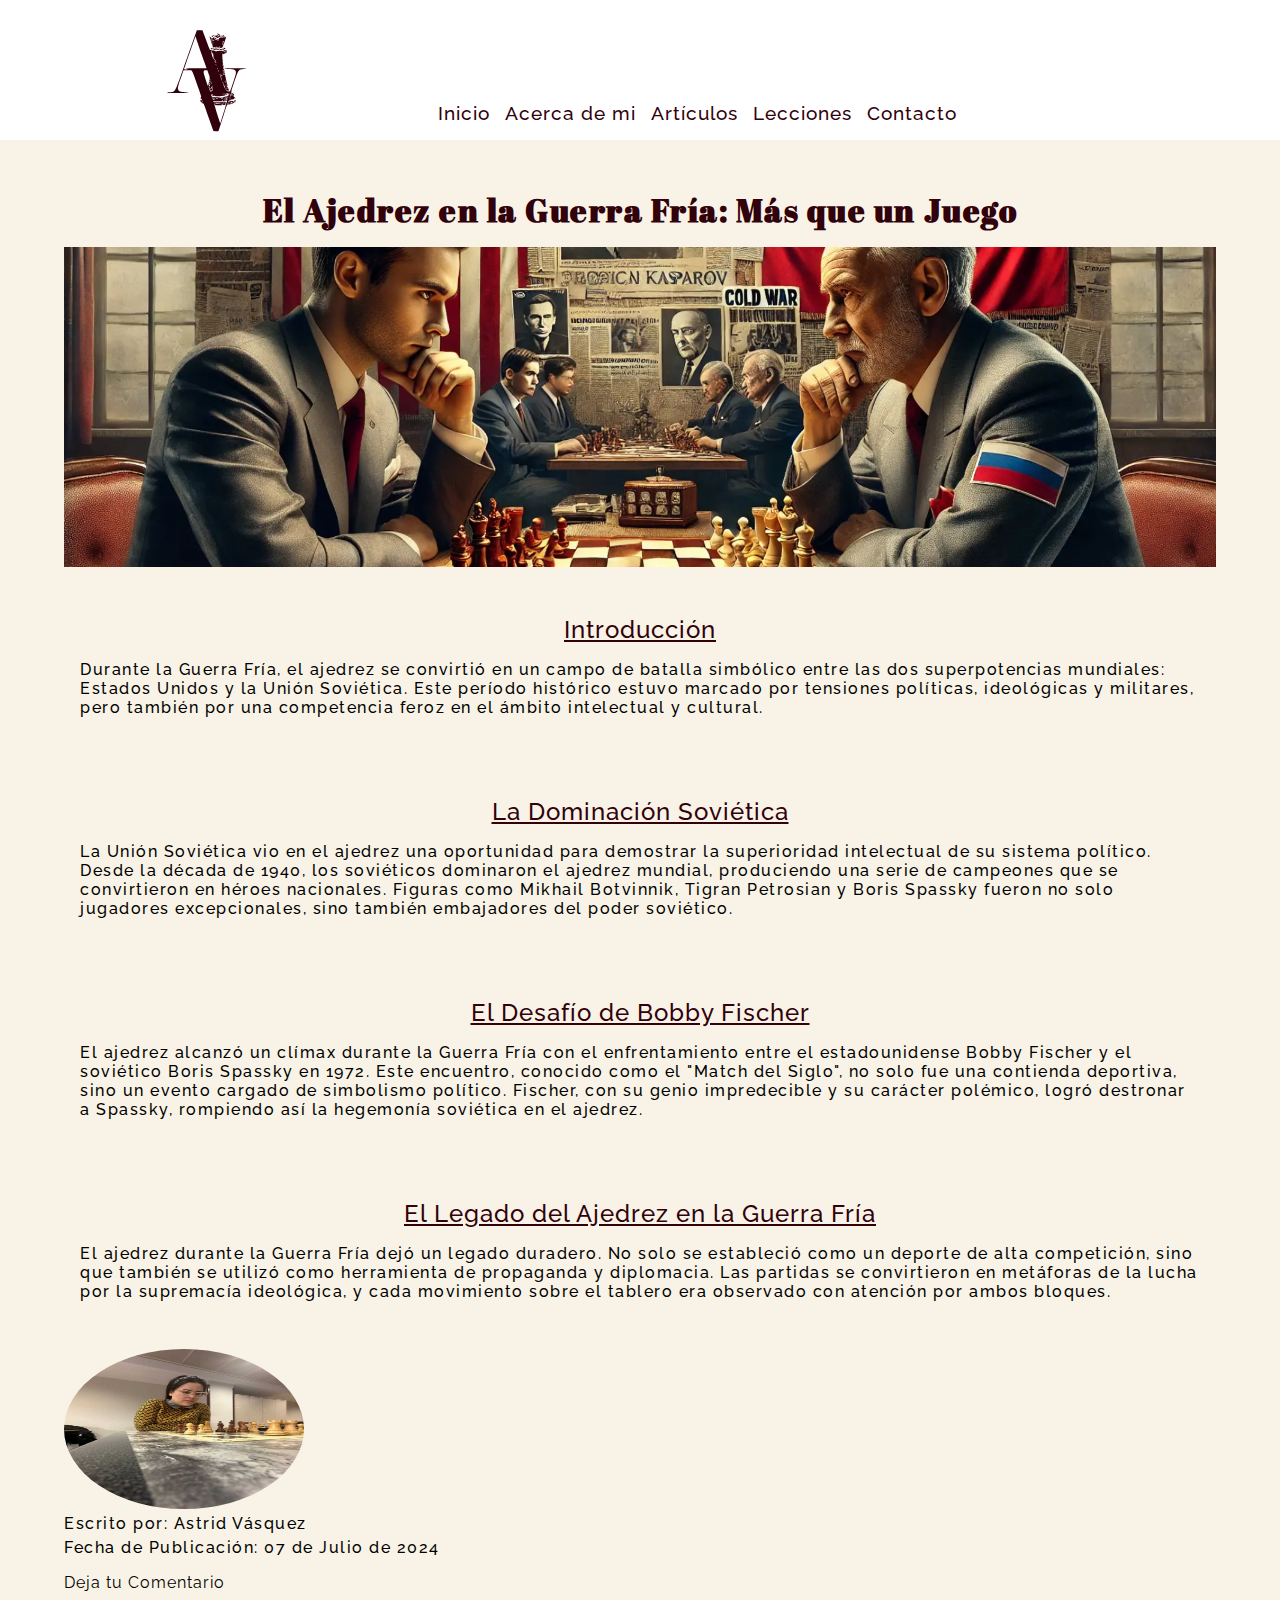
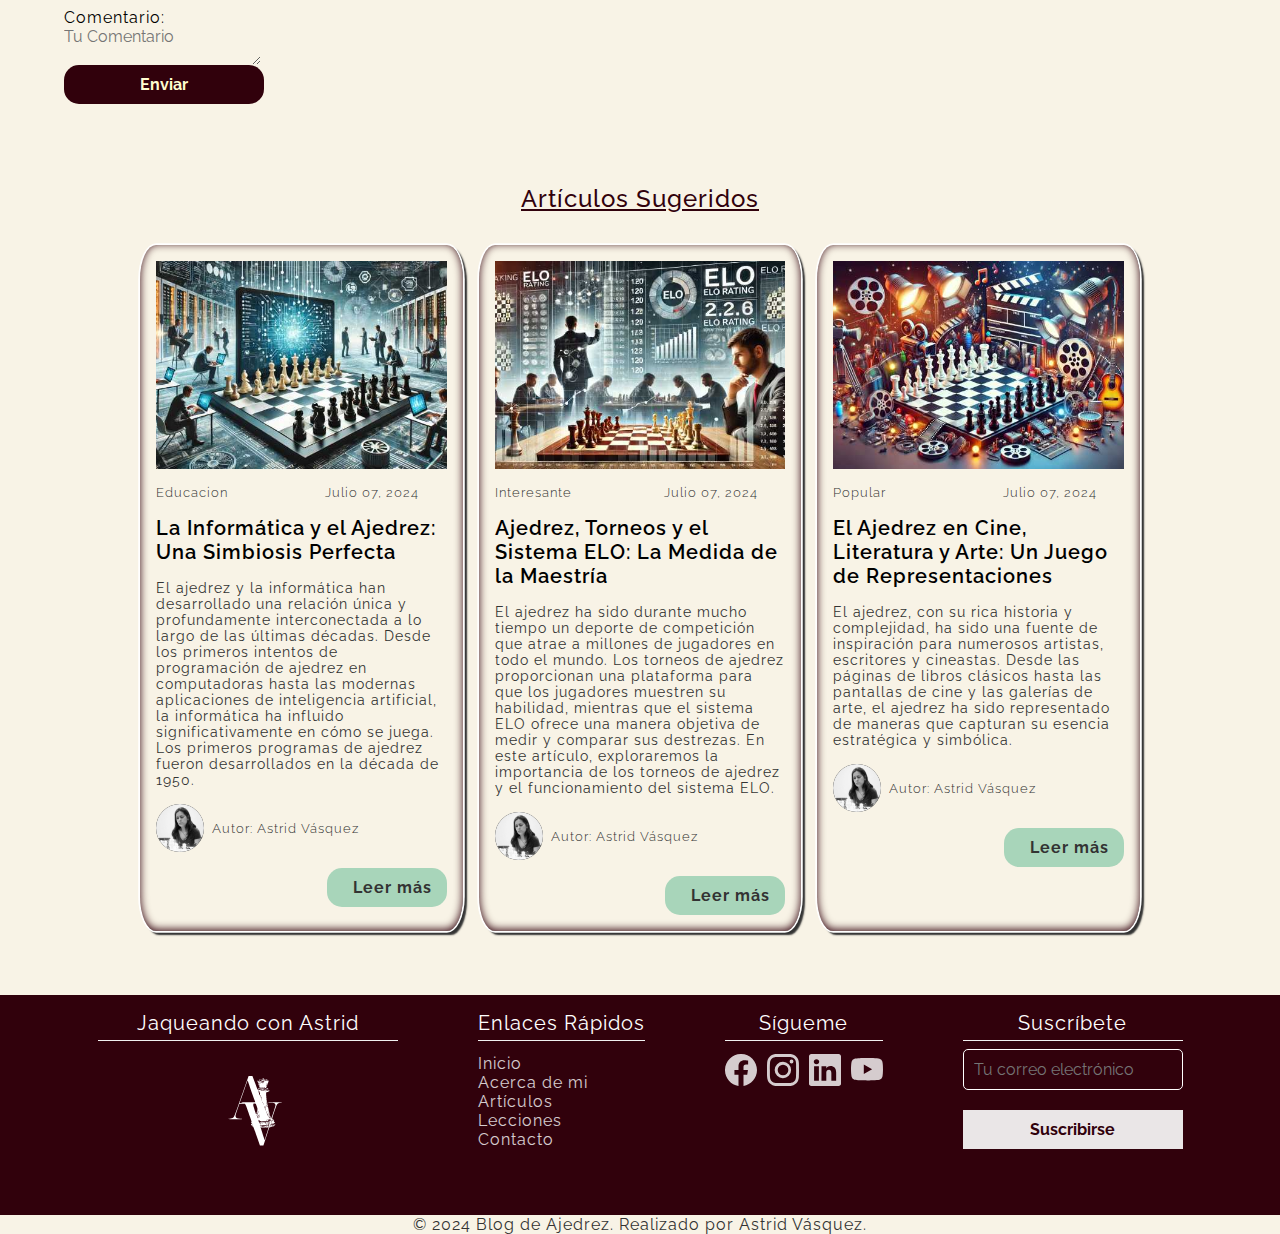
<file: post/ajedrez&guerra.html>
<!-- Este documento html contiene una entrada de blog del sitio web.
     Estructura general:
    -Encabezado
    -Barra de navegación
    -Contenido principal 
    - Article (Entrada del blog)
        - Header (Encabezado de la entrada)
        - Section (Secciones de la entrada)
        - Footer (Pie de página de la entrada)
    -Aside (Barra lateral con artículos sugeridos)
    -Pie de página. -->
<!DOCTYPE html>
<html lang="es">
<head>
    <meta charset="UTF-8">
    <meta name="viewport" content="width=device-width, initial-scale=1.0">
    <!-- Primary Meta Tags -->
    <title>Grandes Maestros de Ajedrez y sus Batallas Icónicas en la Guerra Fría</title>
    <meta name="title" content="Grandes Maestros de Ajedrez y sus Batallas Icónicas en la Guerra Fría" />
    <meta name="description" content="Conoce a los grandes maestros del ajedrez y sus memorables enfrentamientos durante la Guerra Fría. Descubre las historias detrás de estas épicas batallas." />

    <meta property="og:type" content="website" />
    <meta property="og:url" content="https://metatags.io/" />
    <meta property="og:title" content="Grandes Maestros de Ajedrez y sus Batallas Icónicas en la Guerra Fría" />
    <meta property="og:description" content="Conoce a los grandes maestros del ajedrez y sus memorables enfrentamientos durante la Guerra Fría. Descubre las historias detrás de estas épicas batallas." />
    <meta property="og:image" content="https://metatags.io/images/meta-tags.png" />

    <meta property="twitter:card" content="summary_large_image" />
    <meta property="twitter:url" content="https://metatags.io/" />
    <meta property="twitter:title" content="Grandes Maestros de Ajedrez y sus Batallas Icónicas en la Guerra Fría" />
    <meta property="twitter:description" content="Conoce a los grandes maestros del ajedrez y sus memorables enfrentamientos durante la Guerra Fría. Descubre las historias detrás de estas épicas batallas." />
    <meta property="twitter:image" content="https://metatags.io/images/meta-tags.png" />

    <link rel="stylesheet" href="../css/index.css">
    <script src="../js/envio.js" defer></script>
    <script src="../js/menu.js" defer></script>
</head>
<body>
<!-- Los componentes se definen con metodología suit para mantener la estructura y evitar problemas con selectores en css. -->
<!-- Cabecera de la página web con un título y un menú de navegación responsive -->
<!-- El título principal se encuentra en formato svg en codigo html para mantener la calidad de la imagen, con una clase para estilar -->
<!-- El logo se encuentra en un symbol para poder ser llamado en cualquier parte del documento html.    -->
<header class="Header">
    <h1 class="Header-h1"> 
        <a href="../index.html" class="Header-logo" title=" Ir al inicio de la pagina">
                <svg xmlns="http://www.w3.org/2000/svg" height="200">
                <symbol  class="Header-svg" id="logo" viewBox="0 0 400.000000 550.000000" preserveAspectRatio="xMidYMid meet">
                <g  transform="translate(0.000000,500.000000) scale(0.100000,-0.100000)" stroke="none">
                <path d="M1922 3883 c-55 -159 -177 -505 -271 -770 -174 -495 -207 -577 -240 -607 -29 -27 -90 -45 -148 -46 -29 0 -53 -4 -53 -10 0 -6 105 -10 295 -10 294 0 390 12 190 23 -120 7 -167 24 -185 68 -19 45 -8 96 73 324 l74 210 109 0 108 0 21 -32 c12 -17 43 -93 70 -170 26 -76 79 -225 117 -332 63 -180 67 -195 52 -212 -15 -16 -14 -19 10 -34 15 -10 26 -27 26 -39 0 -17 -2 -18 -10 -6 -5 8 -10 11 -10 6 0 -5 -7 -3 -15 4 -12 10 -15 10 -15 -1 0 -26 12 -59 22 -59 5 0 6 5 2 12 -4 7 -3 8 4 4 6 -4 9 -13 6 -21 -4 -9 3 -16 20 -21 14 -3 30 -12 36 -19 6 -7 69 -179 139 -381 l129 -369 69 -3 69 -3 53 163 c29 90 80 248 113 353 64 199 75 225 92 219 6 -2 47 7 90 19 57 16 80 27 82 40 1 11 -5 17 -19 18 -17 1 -18 2 -4 6 9 2 17 8 17 12 0 9 -62 6 -110 -4 -28 -7 -31 -10 -15 -15 17 -6 16 -7 -6 -12 -24 -4 -26 -3 -20 21 6 21 16 27 52 35 l44 9 -28 11 c-15 7 -25 15 -21 19 3 3 17 -1 30 -10 25 -16 74 -11 74 8 0 6 5 7 10 4 14 -9 12 9 -2 24 -11 10 -10 11 4 6 9 -4 19 -14 21 -23 3 -11 5 -9 6 6 1 15 -6 26 -17 28 -9 3 -22 16 -29 30 -10 22 -10 25 3 20 22 -8 8 33 -19 57 -25 21 -55 24 -38 3 8 -9 8 -16 2 -20 -16 -10 -18 26 -4 84 24 106 159 498 183 533 32 47 77 67 150 67 33 0 60 4 60 10 0 6 -103 10 -290 10 -187 0 -290 -4 -290 -10 0 -6 40 -10 101 -10 170 0 219 -30 205 -124 -10 -63 -153 -500 -165 -504 -6 -2 -11 3 -11 12 0 18 -11 26 -47 32 -23 4 -25 3 -13 -11 7 -8 21 -15 31 -15 11 0 19 -4 19 -10 0 -11 -46 4 -68 22 -19 16 5 29 40 23 27 -5 27 -4 16 22 -7 16 -20 39 -30 52 -10 13 -18 31 -18 39 0 13 3 12 15 -4 13 -17 13 -16 4 16 -20 66 -57 223 -63 265 -1 11 -10 20 -18 20 -30 0 -56 33 -49 63 5 26 5 26 11 -8 4 -27 10 -36 28 -38 15 -2 22 2 22 12 0 9 -4 16 -9 16 -6 0 -9 8 -9 18 2 46 -14 128 -27 138 -8 6 -15 17 -15 25 0 11 2 11 10 -1 8 -12 10 -12 9 5 0 11 -4 29 -9 40 -8 18 -9 18 -10 -5 -2 -17 -4 -20 -7 -8 -2 10 0 25 5 35 7 11 6 31 -3 60 -8 25 -9 40 -3 37 6 -4 7 2 3 17 -11 32 -13 189 -3 189 4 0 8 -4 8 -10 0 -5 7 -10 16 -10 8 0 13 4 9 9 -3 6 11 11 32 13 43 3 69 38 52 69 -14 26 -41 31 -85 14 -38 -15 -38 -15 -6 -10 20 3 31 1 27 -5 -7 -11 -48 -14 -58 -3 -10 10 -162 3 -165 -8 -2 -5 -8 -9 -13 -9 -6 0 -8 4 -5 9 6 9 -49 21 -96 21 -16 0 -28 5 -28 11 0 6 -6 9 -14 6 -8 -3 -19 0 -24 6 -5 7 -53 130 -107 275 l-98 262 -76 0 -77 0 -102 -287z m113 -33 c34 -107 153 -447 224 -638 17 -46 31 -85 31 -88 0 -2 -126 -4 -280 -4 -168 0 -280 -4 -280 -9 0 -6 17 -12 38 -14 22 -2 11 -4 -30 -5 -38 -1 -68 0 -68 3 0 3 65 191 144 418 79 227 149 430 156 452 15 47 12 53 65 -115z m794 -249 c16 -10 7 -47 -14 -55 -13 -5 -13 -2 1 18 14 22 14 25 -3 35 -10 6 -13 10 -8 11 6 0 16 -4 24 -9z m-405 -13 c14 -46 17 -52 24 -41 5 9 12 6 20 -8 12 -19 11 -20 -9 -14 -14 5 -19 4 -15 -4 4 -6 14 -11 22 -11 10 0 14 -14 14 -55 0 -30 4 -55 8 -55 14 0 33 -48 22 -55 -6 -4 -10 0 -10 8 0 7 -8 22 -18 33 -21 22 -47 92 -57 149 -4 22 -11 46 -17 53 -7 8 -7 12 1 12 6 0 13 -6 15 -12z m229 -5 c-13 -2 -35 -2 -50 0 -16 2 -5 4 22 4 28 0 40 -2 28 -4z m157 -1 c0 -4 -15 -8 -32 -9 -30 -1 -31 -1 -8 7 34 11 40 11 40 2z m-113 -18 c-3 -3 -12 -4 -19 -1 -8 3 -5 6 6 6 11 1 17 -2 13 -5z m-147 -246 c0 -19 -2 -20 -10 -8 -13 19 -13 30 0 30 6 0 10 -10 10 -22z m-10 -47 c-1 -10 -6 -7 -15 9 -19 33 -18 50 0 26 8 -11 15 -27 15 -35z m17 -3 c-3 -8 -6 -5 -6 6 -1 11 2 17 5 13 3 -3 4 -12 1 -19z m2 -68 c0 -10 -3 -8 -9 5 -12 27 -12 43 0 25 5 -8 9 -22 9 -30z m40 -100 c0 -10 -3 -8 -9 5 -12 27 -12 43 0 25 5 -8 9 -22 9 -30z m156 21 c3 -5 1 -12 -5 -16 -5 -3 -10 1 -10 9 0 18 6 21 15 7z m11 -74 c2 -34 0 -37 -6 -17 -11 33 -12 60 -2 60 4 0 8 -19 8 -43z m-137 -17 c0 -9 -6 -4 -14 10 -19 33 -19 49 0 24 8 -10 14 -26 14 -34z m-283 -55 c40 -106 40 -111 14 -224 -24 -102 -29 -115 -35 -109 -12 12 -115 331 -115 355 0 64 9 74 57 71 l45 -3 34 -90z m391 63 c-3 -7 -5 -2 -5 12 0 14 2 19 5 13 2 -7 2 -19 0 -25z m-50 -80 c-3 -8 -6 -5 -6 6 -1 11 2 17 5 13 3 -3 4 -12 1 -19z m-17 -23 c0 -8 6 -29 14 -47 20 -50 36 -101 32 -105 -2 -2 -15 26 -29 64 -36 97 -41 117 -28 109 6 -4 11 -14 11 -21z m48 -22 c-11 -14 -28 -8 -28 8 0 6 5 7 10 4 6 -3 10 4 11 17 0 22 1 22 8 3 5 -11 4 -25 -1 -32z m-318 -114 c0 -5 -4 -9 -10 -9 -5 0 -10 7 -10 16 0 8 5 12 10 9 6 -3 10 -10 10 -16z m417 -11 c-3 -8 -6 -5 -6 6 -1 11 2 17 5 13 3 -3 4 -12 1 -19z m-387 -88 c-1 -3 -7 4 -15 14 -8 11 -15 31 -15 45 1 22 3 19 15 -14 8 -22 15 -42 15 -45z m-46 55 c-4 -8 -8 -15 -10 -15 -2 0 -4 7 -4 15 0 8 4 15 10 15 5 0 7 -7 4 -15z m421 5 c-4 -6 -1 -18 6 -26 10 -12 9 -13 -5 -8 -16 6 -21 25 -9 37 10 11 15 8 8 -3z m-45 -51 c0 -24 -17 -12 -27 19 l-11 37 19 -24 c10 -13 19 -27 19 -32z m-378 12 c5 9 6 4 2 -15 -5 -22 -4 -27 6 -21 9 6 10 3 1 -12 -5 -11 -9 -35 -7 -54 2 -19 1 -24 -1 -12 -2 12 -11 27 -19 33 -8 7 -13 22 -13 34 1 17 2 17 6 4 2 -10 9 -18 14 -18 6 0 7 10 3 23 -9 29 -12 44 -6 33 2 -4 9 -2 14 5z m455 -13 c-3 -8 -6 -5 -6 6 -1 11 2 17 5 13 3 -3 4 -12 1 -19z m-10 -55 c-3 -10 -5 -4 -5 12 0 17 2 24 5 18 2 -7 2 -21 0 -30z m20 15 c-3 -8 -6 -5 -6 6 -1 11 2 17 5 13 3 -3 4 -12 1 -19z m-71 -20 c7 -32 7 -32 16 -9 4 13 11 22 14 19 2 -3 -1 -18 -8 -32 -9 -22 -9 -29 1 -36 8 -4 10 -13 6 -20 -4 -7 -16 11 -31 47 -28 67 -27 63 -15 63 5 0 13 -15 17 -32z m-313 -108 c-8 -30 -22 -45 -50 -54 -19 -6 -24 0 -42 48 -11 30 -22 65 -24 78 -2 13 -2 17 0 11 3 -7 8 -13 13 -13 4 0 7 -6 7 -12 -1 -33 17 -78 32 -78 13 0 13 -2 2 -9 -7 -5 -9 -11 -4 -14 5 -3 19 3 32 12 26 20 30 46 19 121 -6 41 -6 40 7 -10 8 -30 11 -66 8 -80z m374 68 c-3 -8 -6 -5 -6 6 -1 11 2 17 5 13 3 -3 4 -12 1 -19z m-398 -35 c-1 -28 -4 -37 -6 -23 -3 14 -8 29 -13 34 -7 7 7 34 18 36 1 0 1 -21 1 -47z m421 2 c17 -21 5 -31 -15 -12 -8 9 -15 18 -15 21 0 11 18 6 30 -9z m-450 -14 c0 -6 -4 -13 -10 -16 -5 -3 -10 1 -10 9 0 9 5 16 10 16 6 0 10 -4 10 -9z m426 -28 c-7 -7 -26 7 -26 19 0 6 6 6 15 -2 9 -7 13 -15 11 -17z m81 -105 c8 -14 -18 -58 -34 -58 -8 0 -12 -3 -10 -7 3 -5 -5 -9 -16 -9 -32 -3 -110 -24 -122 -33 -5 -5 -48 -11 -95 -14 l-85 -6 80 12 80 12 -131 0 c-147 1 -160 5 -166 60 -5 43 7 46 16 5 3 -16 10 -30 16 -30 13 0 13 17 0 25 -12 8 -13 25 -1 25 5 0 12 -11 15 -24 7 -29 37 -35 161 -30 50 2 97 4 106 5 9 0 34 7 55 14 29 11 33 14 16 15 -13 0 -21 4 -17 9 3 6 17 6 36 -1 16 -6 33 -8 36 -4 4 3 0 6 -8 6 -11 0 -11 2 1 10 20 13 33 13 25 0 -10 -16 11 -12 25 5 11 13 8 14 -16 11 -16 -3 -39 -8 -51 -11 -13 -4 -23 -4 -23 -1 0 20 95 32 107 14z m-129 -5 c-10 -2 -26 -2 -35 0 -10 3 -2 5 17 5 19 0 27 -2 18 -5z m232 -26 c0 -5 -4 -5 -10 -2 -5 3 -10 14 -10 23 0 15 2 15 10 2 5 -8 10 -19 10 -23z m-45 3 c14 0 29 -29 20 -38 -3 -3 -5 -1 -5 5 0 6 -7 14 -16 17 -12 5 -15 2 -10 -9 3 -9 2 -14 -3 -11 -4 3 -14 -13 -20 -35 -7 -23 -14 -39 -17 -37 -2 3 3 24 11 48 8 23 15 52 16 64 0 11 3 15 6 9 2 -7 11 -13 18 -13z m-229 -5 c9 -8 11 -15 6 -15 -5 0 -15 7 -22 15 -7 8 -9 15 -6 15 4 0 14 -7 22 -15z m144 -65 c0 -5 -5 -10 -11 -10 -5 0 -7 5 -4 10 3 6 8 10 11 10 2 0 4 -4 4 -10z m-77 -7 c-7 -2 -21 -2 -30 0 -10 3 -4 5 12 5 17 0 24 -2 18 -5z m-337 -12 c-18 -7 -18 -8 -2 -14 9 -4 14 -11 11 -17 -3 -5 1 -10 9 -10 9 0 16 -4 16 -10 0 -5 -7 -10 -15 -10 -8 0 -15 5 -15 11 0 5 -4 7 -10 4 -5 -3 -10 -2 -10 4 0 5 6 12 13 14 7 4 6 6 -4 6 -9 1 -19 8 -23 16 -4 11 2 15 22 14 23 0 24 -2 8 -8z m392 -4 c9 -11 3 -13 -31 -11 -78 5 -82 7 -32 14 28 4 51 8 51 8 1 1 6 -4 12 -11z m-343 -7 c-3 -5 -11 -10 -16 -10 -6 0 -7 5 -4 10 3 6 11 10 16 10 6 0 7 -4 4 -10z m213 -19 c3 -10 -2 -11 -19 -6 -39 12 -48 27 -15 23 16 -2 31 -9 34 -17z m-139 5 c-12 -10 -59 -15 -59 -6 0 5 14 10 32 10 17 0 29 -2 27 -4z m188 -2 c-3 -3 -12 -4 -19 -1 -8 3 -5 6 6 6 11 1 17 -2 13 -5z m73 -4 c8 -5 11 -12 7 -17 -5 -4 -12 -1 -17 7 -8 13 -10 12 -10 -2 0 -9 6 -18 13 -21 6 -2 1 -5 -13 -5 -14 0 -36 -2 -50 -5 -14 -2 -16 -2 -5 1 15 5 9 8 -20 13 -38 6 -38 6 9 4 40 -2 49 1 53 16 6 21 11 23 33 9z m77 -26 c-3 -3 -12 -4 -19 -1 -8 3 -5 6 6 6 11 1 17 -2 13 -5z m-414 -21 c-7 -2 -21 -2 -30 0 -10 3 -4 5 12 5 17 0 24 -2 18 -5z m222 -3 c-3 -5 -10 -10 -16 -10 -5 0 -9 5 -9 10 0 6 7 10 16 10 8 0 12 -4 9 -10z m107 -5 c3 -3 -3 -22 -13 -43 -11 -20 -19 -49 -19 -65 0 -15 -18 -83 -39 -150 -22 -67 -56 -176 -77 -242 l-37 -120 -18 55 c-94 296 -138 441 -143 475 -5 39 2 31 19 -20 5 -16 8 -17 15 -5 6 8 10 11 10 5 0 -6 41 -9 108 -8 144 2 148 3 150 32 1 13 7 30 13 38 7 7 8 17 4 21 -4 4 -10 1 -12 -5 -3 -7 -9 -13 -14 -13 -6 0 -7 5 -4 10 7 11 -28 14 -38 3 -4 -4 -65 -7 -135 -8 -114 -1 -152 5 -152 24 0 3 74 5 164 5 90 -1 170 2 177 7 16 10 33 11 41 4z m-666 -30 c1 -8 -2 -15 -7 -15 -5 0 -9 10 -9 22 0 23 12 17 16 -7z m799 -5 c-4 -6 6 -11 22 -11 27 -2 27 -2 3 -6 -14 -3 -29 -9 -34 -14 -6 -5 -24 -9 -40 -8 l-31 1 33 8 c18 4 36 11 40 15 4 3 -7 4 -23 0 l-30 -7 25 15 c30 18 43 21 35 7z m-205 -20 c0 -5 -12 -10 -27 -9 -25 0 -26 1 -8 9 27 12 35 12 35 0z m-140 -10 l-85 -6 75 -5 75 -5 -77 -2 c-50 -1 -78 2 -78 9 0 5 -4 8 -9 4 -5 -3 -12 -1 -16 5 -4 7 29 9 97 8 l103 -2 -85 -6z m257 -26 c-9 -9 -27 6 -27 22 0 13 2 13 16 -1 9 -9 14 -18 11 -21z m-165 -6 c-19 -5 -39 -7 -45 -4 -7 2 -2 5 11 5 12 1 22 5 22 10 0 5 10 6 23 3 20 -5 19 -7 -11 -14z"/>
                <path d="M2580 4069 c0 -6 9 -13 20 -16 20 -5 20 -6 3 -18 -26 -18 -84 -24 -111 -12 -18 8 -27 6 -47 -13 -14 -13 -22 -26 -19 -29 3 -3 9 1 14 9 8 12 10 12 10 1 0 -11 3 -11 15 -1 8 7 12 16 9 21 -3 5 -2 9 1 9 11 0 90 -42 107 -58 16 -13 21 -12 55 11 55 37 113 51 132 32 10 -9 11 -15 4 -15 -7 0 -14 4 -17 9 -3 5 -15 7 -26 4 -20 -5 -19 -17 1 -19 5 -1 14 -2 19 -3 6 0 10 -4 10 -8 0 -5 -19 -8 -42 -7 -64 2 -89 -11 -84 -40 3 -19 1 -23 -11 -19 -12 5 -12 7 -1 14 19 13 3 11 -27 -3 -14 -6 -25 -15 -25 -20 0 -13 18 -9 23 5 3 9 8 8 20 -3 15 -14 13 -15 -15 -15 -17 0 -33 6 -35 13 -3 6 -13 12 -23 12 -22 0 -29 10 -32 43 -2 22 -5 24 -25 14 -13 -6 -23 -14 -23 -19 0 -15 -21 -8 -56 18 l-35 27 11 -29 c6 -16 13 -36 17 -44 3 -8 7 -22 8 -30 5 -30 57 -175 67 -187 6 -7 16 -13 22 -13 7 0 6 3 -2 8 -8 6 0 9 20 9 18 0 44 3 58 7 21 5 22 5 5 -3 -16 -8 -11 -10 25 -10 27 0 40 3 32 7 -8 6 -2 9 18 9 17 0 26 -4 19 -8 -9 -5 -8 -8 2 -12 10 -3 10 -4 -1 -2 -9 1 -39 -1 -67 -5 -29 -3 -50 -2 -47 2 6 10 -47 -1 -59 -12 -5 -4 13 -10 40 -13 26 -3 50 -1 51 4 2 5 13 9 23 9 11 0 17 -4 14 -10 -3 -5 1 -10 9 -10 9 0 13 6 10 13 -3 10 5 12 30 9 26 -3 39 1 52 16 14 17 58 137 99 272 l8 24 -28 -18 c-26 -17 -27 -17 -21 2 8 23 -29 73 -41 56 -5 -6 -25 -14 -45 -18 -33 -6 -38 -4 -38 12 0 10 -8 26 -18 35 -21 19 -62 23 -62 6z m37 -5 c-3 -3 -12 -4 -19 -1 -8 3 -5 6 6 6 11 1 17 -2 13 -5z m30 -34 c-1 -13 -6 -19 -15 -15 -8 3 -20 -3 -27 -12 -8 -10 -16 -15 -19 -12 -10 9 34 50 46 43 8 -5 9 -1 5 10 -4 9 -3 15 2 11 6 -3 9 -14 8 -25z m-17 -45 c-7 -9 -15 -13 -19 -10 -3 3 1 10 9 15 21 14 24 12 10 -5z m-181 -74 c0 -10 -2 -11 -6 -3 -2 6 -11 12 -19 12 -8 0 -14 4 -14 9 0 5 9 7 20 4 11 -3 20 -13 19 -22z m52 -18 c12 -15 12 -16 -3 -10 -10 3 -18 2 -18 -4 0 -6 -4 -8 -9 -5 -5 4 -12 0 -14 -6 -3 -8 -6 -6 -6 5 -1 9 6 17 15 17 8 0 12 5 9 10 -10 17 12 11 26 -7z m-65 -18 c10 -26 -1 -35 -13 -10 -6 14 -7 25 -2 25 5 0 12 -7 15 -15z m334 -25 c0 -16 -4 -30 -9 -30 -4 0 -8 13 -7 30 1 39 16 39 16 0z m-40 -17 c-11 -17 -11 -17 -6 0 3 10 6 24 7 30 0 9 2 9 5 0 3 -7 0 -20 -6 -30z m-251 -28 c0 -5 -4 -3 -9 5 -5 8 -9 22 -9 30 0 16 17 -16 18 -35z m-10 -44 c0 -14 -1 -14 -6 -1 -3 8 -10 24 -15 35 -9 20 -9 20 6 1 9 -11 16 -27 15 -35z m281 32 c0 -10 -5 -25 -10 -33 -8 -11 -9 -7 -4 15 4 23 3 26 -5 15 -6 -8 -11 -10 -11 -4 0 6 3 14 7 17 12 12 23 7 23 -10z"/>
                <path d="M2690 3980 c0 -5 5 -10 10 -10 6 0 10 5 10 10 0 6 -4 10 -10 10 -5 0 -10 -4 -10 -10z"/>
                <path d="M2522 3949 c2 -12 13 -25 25 -30 35 -13 36 5 2 30 l-31 23 4 -23z"/>
                <path d="M2417 3675 c-8 -8 -16 -13 -18 -12 -3 1 2 -4 10 -10 22 -19 33 -16 26 6 -4 14 0 21 12 24 16 4 16 5 1 6 -9 0 -23 -6 -31 -14z"/>
                <path d="M2763 3676 c10 -8 14 -17 8 -20 -5 -3 -11 -1 -13 6 -4 10 -10 10 -32 0 -15 -6 -35 -12 -46 -12 -10 0 -21 -6 -23 -12 -4 -9 -8 -9 -14 -3 -12 14 -76 16 -85 2 -6 -9 -10 -9 -15 -1 -7 11 -74 34 -97 34 -5 0 -3 -7 4 -15 7 -8 18 -14 24 -14 6 1 22 -3 36 -8 35 -15 196 -9 215 7 9 7 18 10 22 6 3 -3 0 -6 -7 -6 -7 0 -11 -2 -8 -5 3 -3 18 0 34 6 16 7 32 12 37 11 15 -4 6 18 -12 28 -29 15 -50 12 -28 -4z"/>
                <path d="M3073 2244 c-5 -13 -7 -13 -15 -2 -5 8 -7 0 -6 -24 3 -56 28 -46 35 14 3 31 -4 37 -14 12z"/>
                </g>
            </symbol>
            <use href="#logo" x="0" width="200" fill="#31010c"></use>
            </svg> 
            
        </a>
    </h1>
    <!-- El menú de navegación integra un botón, que se mantendra oculto hasta cambiar de resolucion de pantalla. -->

    <nav class="Header-nav">
    <button class="Header-boton">
        <span class="Header-span"></span>
        <span class="Header-span"></span>
        <span class="Header-span"></span>
    </button> 
        <ul class="Header-ul">
            <li class="Header-li">
                <a href="../index.html" class="Header-a" title="Ir al inicio del Portal">Inicio</a>
            </li>
            <li class="Header-li">
                <a href="../about.html" class="Header-a" title="Conocer sobre mi">Acerca de mi</a>
            </li>
            <li class="Header-li">
                <a href="../article.html" class="Header-a" title=" Conoce el perfil del entrenador">Artículos</a>
            </li>
            <li class="Header-li">
                <a href="../lessons.html" class="Header-a" title="Conocer las lecciones">Lecciones</a>
            </li>
            <li class="Header-li">
                <a href="../contacto.html" class="Header-a" title="Ir a contactarme">Contacto</a>
            </li>
        </ul>
    </nav>

</header>
<main class="Main">
    <article class="Post">
        <header class="Post-header">
            <h2 class="Post-title">El Ajedrez en la Guerra Fría: Más que un Juego</h2>
        </header>
        <picture class="Post-picture">
            <source srcset="../assets/coldwar-large.webp" media="(min-width: 800px)" type="image/webp">
            <source srcset="../assets/coldwar-large.jpg" media="(min-width: 800px)" type="image/jpeg">
            <source srcset="../assets/coldwar-medium.webp" media="(min-width: 400px)" type="image/webp">
            <source srcset="../assets/coldwar-medium.jpg" media="(min-width: 400px)" type="image/jpeg">
            <img src="../assets/coldwar-default.jpg" alt="Imagen del campeonato de ajedrez durante la Guerra Fría" class="Post-image">
        </picture>
       
        <section class="Post-section">
            <h3 class="Post-h3">Introducción</h3>
            <p class="Post-p">Durante la Guerra Fría, el ajedrez se convirtió en un campo de batalla simbólico entre las dos superpotencias mundiales: Estados Unidos y la Unión Soviética. Este período histórico estuvo marcado por tensiones políticas, ideológicas y militares, pero también por una competencia feroz en el ámbito intelectual y cultural.</p>
        </section>
    
        <section class="Post-section">
            <h3 class="Post-h3">La Dominación Soviética</h3>
            <p class="Post-p">La Unión Soviética vio en el ajedrez una oportunidad para demostrar la superioridad intelectual de su sistema político. Desde la década de 1940, los soviéticos dominaron el ajedrez mundial, produciendo una serie de campeones que se convirtieron en héroes nacionales. Figuras como Mikhail Botvinnik, Tigran Petrosian y Boris Spassky fueron no solo jugadores excepcionales, sino también embajadores del poder soviético.</p>
        </section>
    
        <section class="Post-section">
            <h3 class="Post-h3">El Desafío de Bobby Fischer</h3>
            <p class="Post-p">El ajedrez alcanzó un clímax durante la Guerra Fría con el enfrentamiento entre el estadounidense Bobby Fischer y el soviético Boris Spassky en 1972. Este encuentro, conocido como el "Match del Siglo", no solo fue una contienda deportiva, sino un evento cargado de simbolismo político. Fischer, con su genio impredecible y su carácter polémico, logró destronar a Spassky, rompiendo así la hegemonía soviética en el ajedrez.</p>
        </section>
    
        <section class="Post-section">
            <h3 class="Post-h3">El Legado del Ajedrez en la Guerra Fría</h3>
            <p class="Post-p">El ajedrez durante la Guerra Fría dejó un legado duradero. No solo se estableció como un deporte de alta competición, sino que también se utilizó como herramienta de propaganda y diplomacia. Las partidas se convirtieron en metáforas de la lucha por la supremacía ideológica, y cada movimiento sobre el tablero era observado con atención por ambos bloques.</p>
        </section>

<!-- Footer del article con la información del autor y la fecha de publicación. -->
<footer class="Post-footer">
    <img src="../assets/astridjugando-default.jpg" alt="FotoAutora" class="Post-foto" title="Autor del blog" loading="lazy">
    <p class="Post-p">Escrito por: <span class="Post-span">Astrid Vásquez</span></p>
    <p class="Post-p">Fecha de Publicación: <span class="Post-span">07 de Julio de 2024</span></p>  
</footer>
<section class="Comment-section">
    <h4 class="Comment-h4">Deja tu Comentario</h4>
    <form class="Comment-form" action="post">
        <label for="mensaje" class="Comment-label">Comentario:</label>
        <textarea name="mensaje" id="mensaje" class="Comment-textarea" placeholder="Tu Comentario" required></textarea>
        <button type="submit" class="Comment-button">Enviar</button>
    </form>
</section>
</article>
</main>

<aside class="Post-aside">
    <section class="Post-sugerido">
        <h3 class="Post-h3 Post-h3--center">Artículos Sugeridos</h3>
        <div class="Post-wrapper">
            <article class="Article-item Post-article">
                <h4 class="Articles-h4">La Informática y el Ajedrez: Una Simbiosis Perfecta</h4>
                <p class="Articles-p">El ajedrez y la informática han desarrollado una relación única y profundamente interconectada a lo largo de las últimas décadas. Desde los primeros intentos de programación de ajedrez en computadoras hasta las modernas aplicaciones de inteligencia artificial, la informática ha influido significativamente en cómo se juega. Los primeros programas de ajedrez fueron desarrollados en la década de 1950.</p>
                <img src="../assets/Informatica-default.jpg" alt="imagen6" class="Articles-img" title="imagen" loading="lazy">
                <div class="Articles-span">
                    <span class="Articles-info"> Educacion</span>
                    <span class="Articles-info"> Julio 07, 2024</span>
                </div>
                <div class="Articles-autor">
                    <img src="../assets/image1.jpg" alt="FotoAutor" class="Articles-foto" title="Autor del blog" loading="lazy">
                    <span class="Articles-info"> Autor: Astrid Vásquez</span>
                </div>
                <footer class="Articles-footer">
                    <a href="../post/informatica.html" class="Articles-link" title="Ver el artículo">Leer más</a>
                </footer>
            </article>
            <article class="Article-item Post-article">
                <h4 class="Articles-h4">Ajedrez, Torneos y el Sistema ELO: La Medida de la Maestría</h4>
                <p class="Articles-p">El ajedrez ha sido durante mucho tiempo un deporte de competición que atrae a millones de jugadores en todo el mundo. Los torneos de ajedrez proporcionan una plataforma para que los jugadores muestren su habilidad, mientras que el sistema ELO ofrece una manera objetiva de medir y comparar sus destrezas. En este artículo, exploraremos la importancia de los torneos de ajedrez y el funcionamiento del sistema ELO.</p>
                <img src="../assets/elo-default.jpg" alt="imagen7" class="Articles-img" title="imagen" loading="lazy">
                <div class="Articles-span">
                    <span class="Articles-info"> Interesante</span>
                    <span class="Articles-info"> Julio 07, 2024</span>
                </div>
                <div class="Articles-autor">
                    <img src="../assets/image1.jpg" alt="FotoAutor" class="Articles-foto" title="Autor del blog" loading="lazy">
                    <span class="Articles-info"> Autor: Astrid Vásquez</span>
                </div>
                <footer class="Articles-footer">
                    <a href="../post/torneosyelo.html" class="Articles-link" title="Ver el artículo">Leer más</a>
                </footer>
            </article>
            <article class="Article-item Post-article">
                <h4 class="Articles-h4">El Ajedrez en Cine, Literatura y Arte: Un Juego de Representaciones</h4>
                <p class="Articles-p">El ajedrez, con su rica historia y complejidad, ha sido una fuente de inspiración para numerosos artistas, escritores y cineastas. Desde las páginas de libros clásicos hasta las pantallas de cine y las galerías de arte, el ajedrez ha sido representado de maneras que capturan su esencia estratégica y simbólica.</p>
                <img src="../assets/cultura-default.jpg" alt="imagen3" class="Articles-img" title="imagen" loading="lazy">
                <div class="Articles-span">
                    <span class="Articles-info"> Popular</span>
                    <span class="Articles-info"> Julio 07, 2024</span>
                </div>
                <div class="Articles-autor">
                    <img src="../assets/image1.jpg" alt="FotoAutor" class="Articles-foto" title="Autor del blog" loading="lazy">
                    <span class="Articles-info"> Autor: Astrid Vásquez</span>
                </div>
                <footer class="Articles-footer">
                    <a href="../post/cultura.html" class="Articles-link" title="Ver el artículo">Leer más</a>
                </footer>
            </article>
        </div>
    </section>
</aside>
    
<!-- Pie de la página web con información de contacto y enlaces a redes sociales -->
<footer class="Footer">
    <div class="Footer-container">
      <section class="Footer-section Footer-about">
        <h4 class="Footer-h"> Jaqueando con Astrid</h4>
        <svg class="Footer-svg">
            <use href="#logo" x="100" width="100" fill="#ffffff"></use>
        </svg>
        <!-- <p class= "Footer-p"> Enseñando el mundo del Ajedrez en pequeños pasos </p> -->
      </section>

      <nav class="Footer-nav">
        <h4 class="Footer-h">Enlaces Rápidos</h4>
        <ul class="Footer-list">
          <li class="Footer-li"><a href="../index.html" class="Footer-link" title="Ver el Inicio">Inicio</a></li>
          <li class="Footer-li"><a href="../about.html" class="Footer-link" title="Conocer sobre mi">Acerca de mi</a></li>
          <li class="Footer-li"><a href="../article.html" class="Footer-link" title="Ver los Artículos">Artículos</a></li>
          <li class="Footer-li"><a href="../lessons.html" class="Footer-link" title="Ver las lecciones">Lecciones</a></li>
          <li class="Footer-li"><a href="../contacto.html" class="Footer-link" title="Contactarme">Contacto</a></li>
        </ul>
      </nav>
    
      <article class=" Footer-article Redes">
        <h4 class="Footer-h">Sígueme</h4>
        <ul class="Redes-ul">
            <li class="Redes-li">
                <a href="https://www.facebook.com/Astridvasquez23/?locale=es_LA" class="Redes-a" title="Sígueme en Facebook" target="_blank" rel="noreferrer">
                    <svg xmlns="http://www.w3.org/2000/svg" width="16" height="16" fill="currentColor" class="Redes-svg" viewBox="0 0 16 16">
                        <path d="M16 8.049c0-4.446-3.582-8.05-8-8.05C3.58 0-.002 3.603-.002 8.05c0 4.017 2.926 7.347 6.75 7.951v-5.625h-2.03V8.05H6.75V6.275c0-2.017 1.195-3.131 3.022-3.131.876 0 1.791.157 1.791.157v1.98h-1.009c-.993 0-1.303.621-1.303 1.258v1.51h2.218l-.354 2.326H9.25V16c3.824-.604 6.75-3.934 6.75-7.951"/>
                      </svg>
                </a>
            </li>
            <li class="Redes-li">
                <a href="https://www.instagram.com/be_brainchess/" class="Redes-a" title=" Sígueme en Instagram" target="_blank" rel="noreferrer">
                    <svg xmlns="http://www.w3.org/2000/svg" width="16" height="16" fill="currentColor" class="Redes-svg" viewBox="0 0 16 16">
                        <path d="M8 0C5.829 0 5.556.01 4.703.048 3.85.088 3.269.222 2.76.42a3.9 3.9 0 0 0-1.417.923A3.9 3.9 0 0 0 .42 2.76C.222 3.268.087 3.85.048 4.7.01 5.555 0 5.827 0 8.001c0 2.172.01 2.444.048 3.297.04.852.174 1.433.372 1.942.205.526.478.972.923 1.417.444.445.89.719 1.416.923.51.198 1.09.333 1.942.372C5.555 15.99 5.827 16 8 16s2.444-.01 3.298-.048c.851-.04 1.434-.174 1.943-.372a3.9 3.9 0 0 0 1.416-.923c.445-.445.718-.891.923-1.417.197-.509.332-1.09.372-1.942C15.99 10.445 16 10.173 16 8s-.01-2.445-.048-3.299c-.04-.851-.175-1.433-.372-1.941a3.9 3.9 0 0 0-.923-1.417A3.9 3.9 0 0 0 13.24.42c-.51-.198-1.092-.333-1.943-.372C10.443.01 10.172 0 7.998 0zm-.717 1.442h.718c2.136 0 2.389.007 3.232.046.78.035 1.204.166 1.486.275.373.145.64.319.92.599s.453.546.598.92c.11.281.24.705.275 1.485.039.843.047 1.096.047 3.231s-.008 2.389-.047 3.232c-.035.78-.166 1.203-.275 1.485a2.5 2.5 0 0 1-.599.919c-.28.28-.546.453-.92.598-.28.11-.704.24-1.485.276-.843.038-1.096.047-3.232.047s-2.39-.009-3.233-.047c-.78-.036-1.203-.166-1.485-.276a2.5 2.5 0 0 1-.92-.598 2.5 2.5 0 0 1-.6-.92c-.109-.281-.24-.705-.275-1.485-.038-.843-.046-1.096-.046-3.233s.008-2.388.046-3.231c.036-.78.166-1.204.276-1.486.145-.373.319-.64.599-.92s.546-.453.92-.598c.282-.11.705-.24 1.485-.276.738-.034 1.024-.044 2.515-.045zm4.988 1.328a.96.96 0 1 0 0 1.92.96.96 0 0 0 0-1.92m-4.27 1.122a4.109 4.109 0 1 0 0 8.217 4.109 4.109 0 0 0 0-8.217m0 1.441a2.667 2.667 0 1 1 0 5.334 2.667 2.667 0 0 1 0-5.334"/>
                      </svg>
                </a>
            </li>
            <li class="Redes-li">
                <a href="https://cl.linkedin.com/in/astridvasquez2312" class="Redes-a" title="Sígueme en Linkedin" target="_blank" rel="noreferrer">
                    <svg xmlns="http://www.w3.org/2000/svg" width="16" height="16" fill="currentColor" class="Redes-svg" viewBox="0 0 16 16">
                        <path d="M0 1.146C0 .513.526 0 1.175 0h13.65C15.474 0 16 .513 16 1.146v13.708c0 .633-.526 1.146-1.175 1.146H1.175C.526 16 0 15.487 0 14.854zm4.943 12.248V6.169H2.542v7.225zm-1.2-8.212c.837 0 1.358-.554 1.358-1.248-.015-.709-.52-1.248-1.342-1.248S2.4 3.226 2.4 3.934c0 .694.521 1.248 1.327 1.248zm4.908 8.212V9.359c0-.216.016-.432.08-.586.173-.431.568-.878 1.232-.878.869 0 1.216.662 1.216 1.634v3.865h2.401V9.25c0-2.22-1.184-3.252-2.764-3.252-1.274 0-1.845.7-2.165 1.193v.025h-.016l.016-.025V6.169h-2.4c.03.678 0 7.225 0 7.225z"/>
                      </svg>
                </a>
    
            </li>
            <li class="Redes-li">
                <a href="https://www.youtube.com/channel/UCwtnMOZnZR2_Z5UXH46dAvQ" class="Redes-a" title="Sígueme en Youtube" target="_blank" rel="noreferrer">
                    <svg xmlns="http://www.w3.org/2000/svg" width="16" height="16" fill="currentColor" class="Redes-svg" viewBox="0 0 16 16">
                        <path d="M8.051 1.999h.089c.822.003 4.987.033 6.11.335a2.01 2.01 0 0 1 1.415 1.42c.101.38.172.883.22 1.402l.01.104.022.26.008.104c.065.914.073 1.77.074 1.957v.075c-.001.194-.01 1.108-.082 2.06l-.008.105-.009.104c-.05.572-.124 1.14-.235 1.558a2.01 2.01 0 0 1-1.415 1.42c-1.16.312-5.569.334-6.18.335h-.142c-.309 0-1.587-.006-2.927-.052l-.17-.006-.087-.004-.171-.007-.171-.007c-1.11-.049-2.167-.128-2.654-.26a2.01 2.01 0 0 1-1.415-1.419c-.111-.417-.185-.986-.235-1.558L.09 9.82l-.008-.104A31 31 0 0 1 0 7.68v-.123c.002-.215.01-.958.064-1.778l.007-.103.003-.052.008-.104.022-.26.01-.104c.048-.519.119-1.023.22-1.402a2.01 2.01 0 0 1 1.415-1.42c.487-.13 1.544-.21 2.654-.26l.17-.007.172-.006.086-.003.171-.007A100 100 0 0 1 7.858 2zM6.4 5.209v4.818l4.157-2.408z"/>
                      </svg>
                </a>
            </li>
        </ul>
    </article>
      <section class="Footer-section Footer-subscribe">
        <h4 class="Footer-h">Suscríbete</h4>
        <form class="Footer-form">
          <input type="email" placeholder="Tu correo electrónico" class="Footer-input" required>
          <button type="submit" class="Footer-button">Suscribirse</button>
        </form>
      </section>
    </div>
    <div class="Footer-copy">
      <p class="Footer-text">© 2024 Blog de Ajedrez. Realizado por Astrid Vásquez.</p>
    </div>
  </footer>

</body>
</html>
</file>
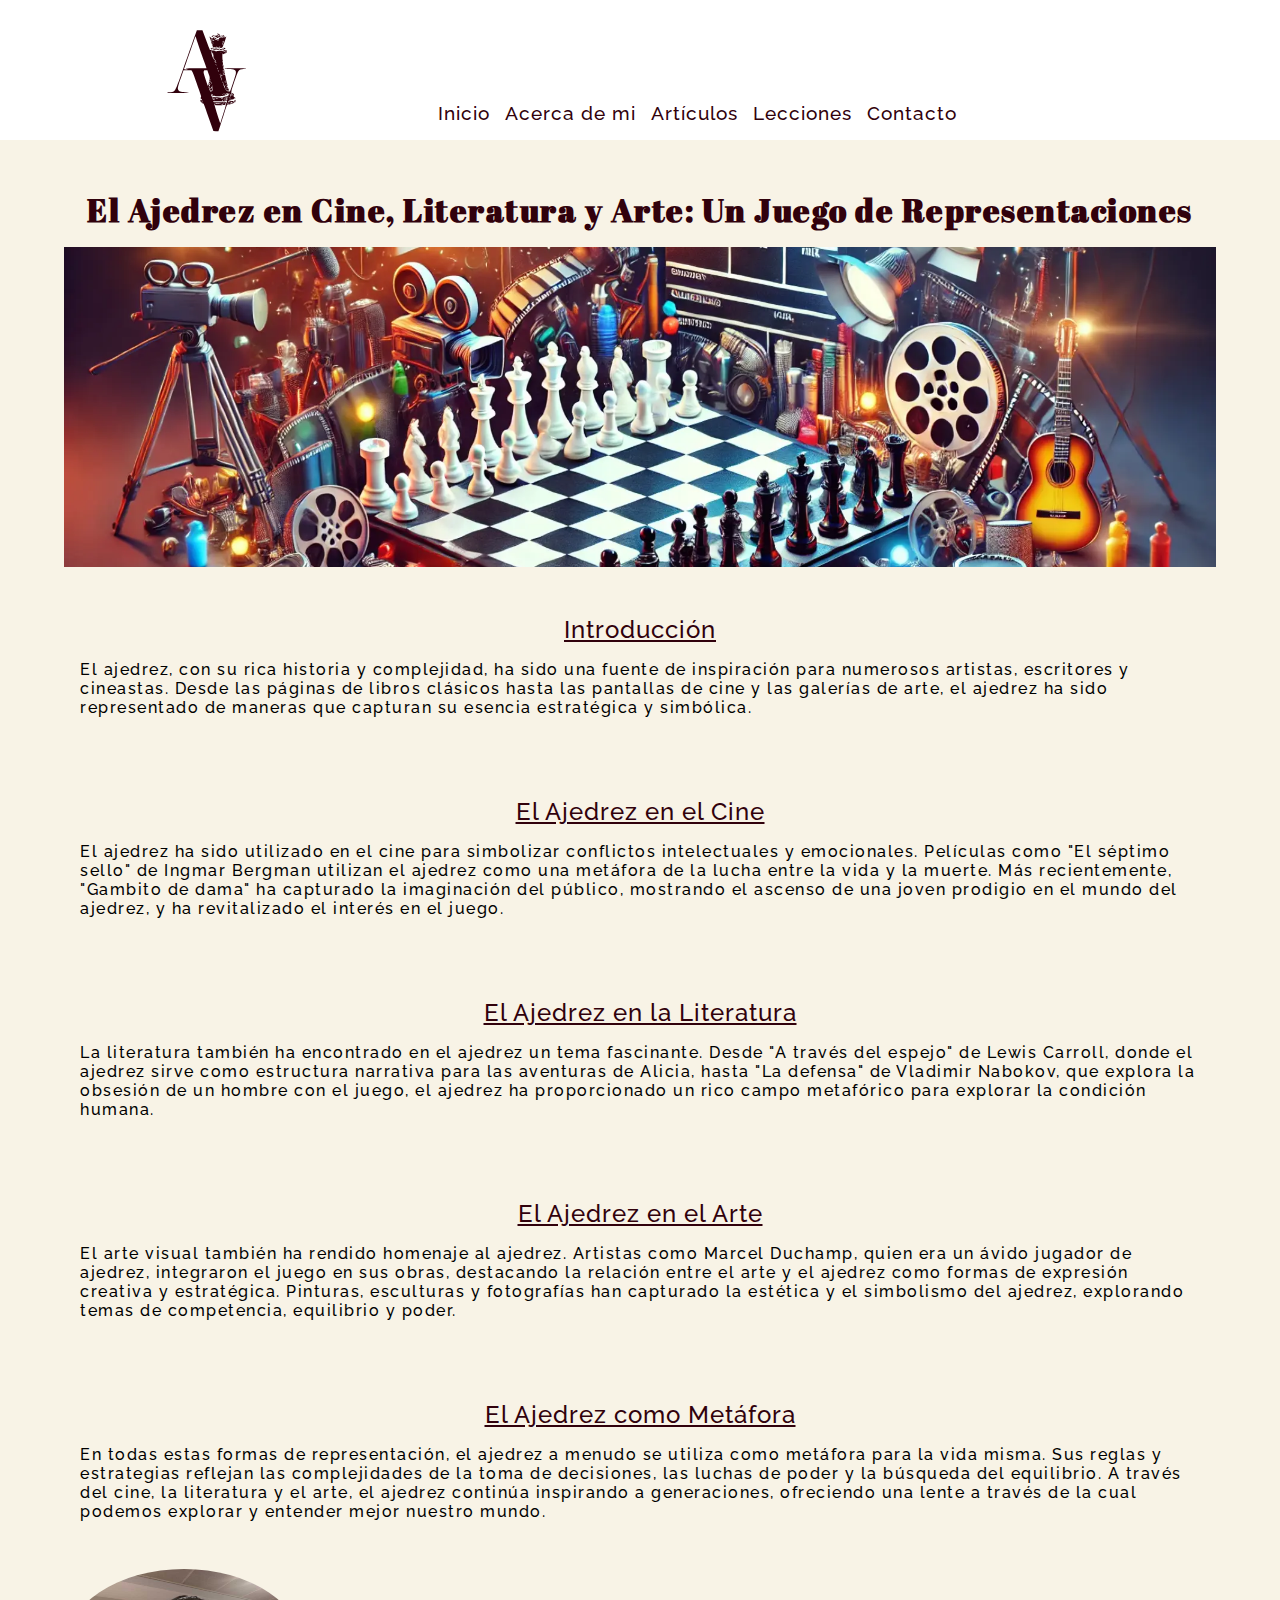
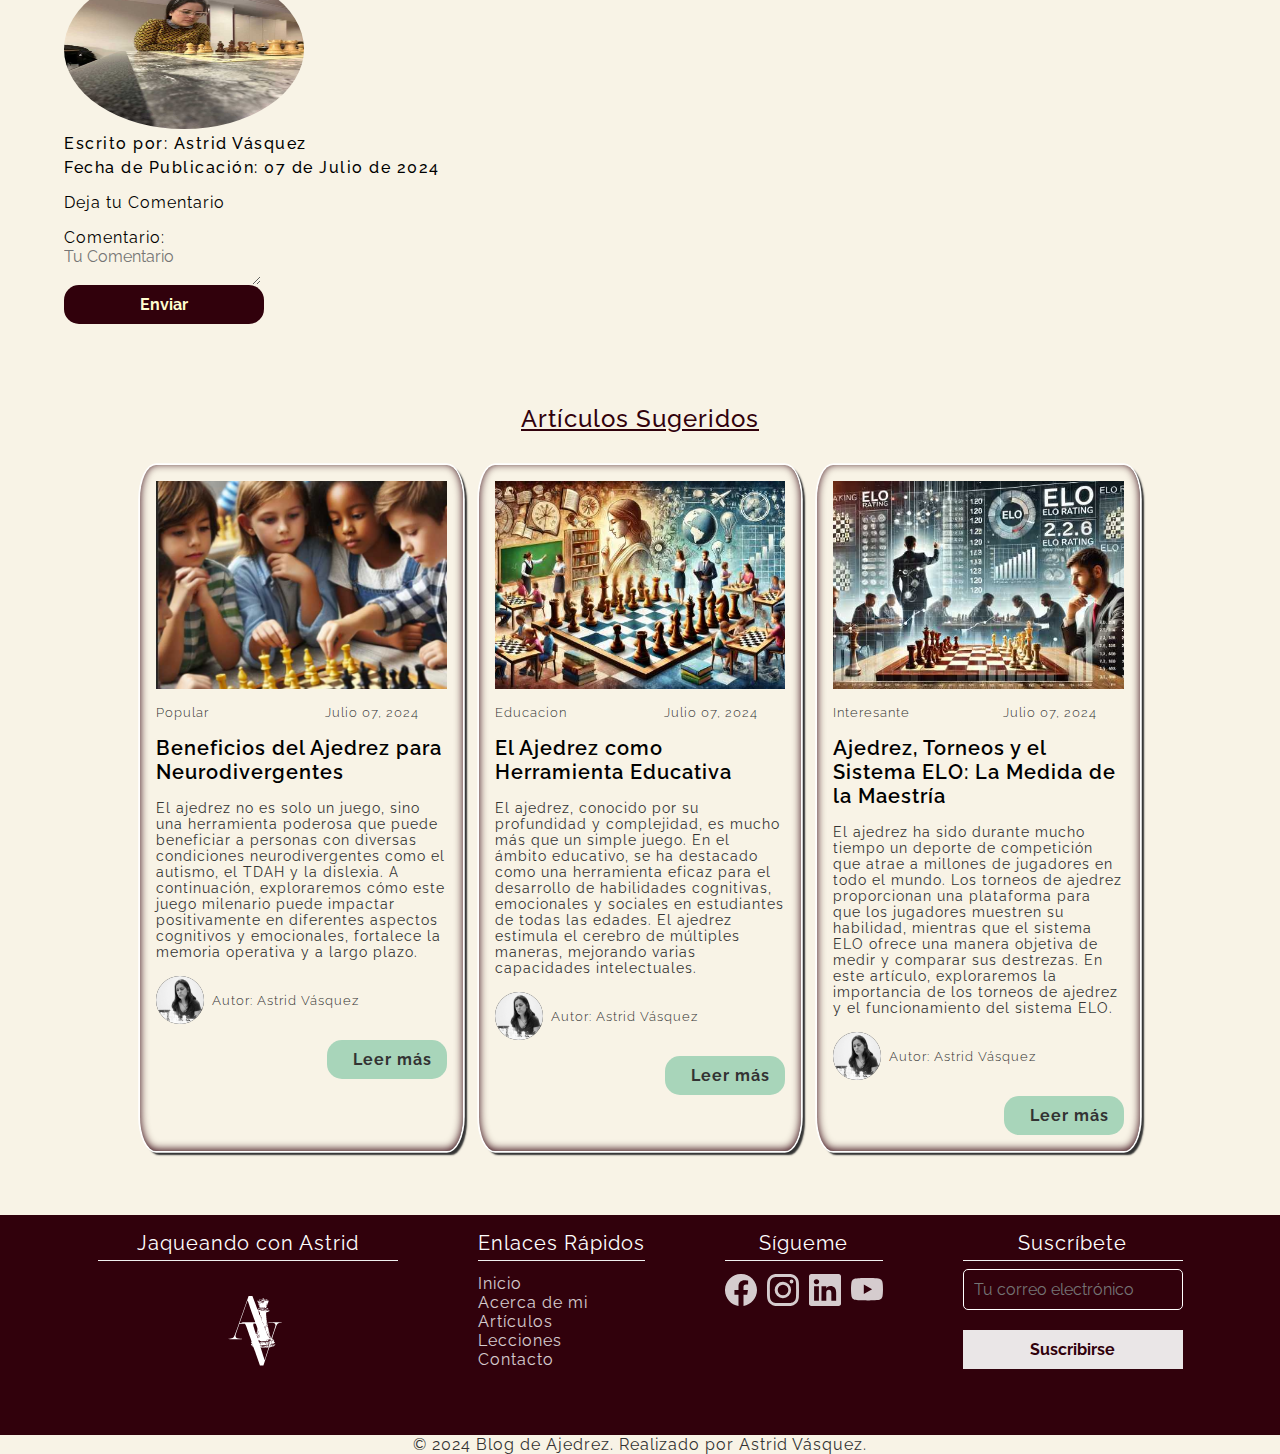
<file: post/cultura.html>
<!-- Este documento html contiene una entrada de blog del sitio web.
     Estructura general:
    -Encabezado
    -Barra de navegación
    -Contenido principal 
    - Article (Entrada del blog)
        - Header (Encabezado de la entrada)
        - Section (Secciones de la entrada)
        - Footer (Pie de página de la entrada)
    -Aside (Barra lateral con artículos sugeridos)
    -Pie de página. -->
<!DOCTYPE html>
<html lang="es">
<head>
    <meta charset="UTF-8">
    <meta name="viewport" content="width=device-width, initial-scale=1.0">
    <!-- Primary Meta Tags -->
    <title>La Influencia del Ajedrez en la Cultura Popular</title>
    <meta name="title" content="La Influencia del Ajedrez en la Cultura Popular" />
    <meta name="description" content=" Descubre cómo el ajedrez influenció la cultura popular, apareciendo en películas, literatura y más." />

    <meta property="og:type" content="website" />
    <meta property="og:url" content="https://metatags.io/" />
    <meta property="og:title" content="La Influencia del Ajedrez en la Cultura Popular" />
    <meta property="og:description" content=" Descubre cómo el ajedrez influenció la cultura popular, apareciendo en películas, literatura y más." />
    <meta property="og:image" content="https://metatags.io/images/meta-tags.png" />

    <meta property="twitter:card" content="summary_large_image" />
    <meta property="twitter:url" content="https://metatags.io/" />
    <meta property="twitter:title" content="La Influencia del Ajedrez en la Cultura Popular" />
    <meta property="twitter:description" content=" Descubre cómo el ajedrez influenció la cultura popular, apareciendo en películas, literatura y más." />
    <meta property="twitter:image" content="https://metatags.io/images/meta-tags.png" />

    <link rel="stylesheet" href="../css/index.css">
    <script src="../js/envio.js" defer></script>
    <script src="../js/menu.js" defer></script>
</head>
<body>
<!-- Los componentes se definen con metodología suit para mantener la estructura y evitar problemas con selectores en css. -->
<!-- Cabecera de la página web con un título y un menú de navegación responsive -->
<!-- El título principal se encuentra en formato svg en codigo html para mantener la calidad de la imagen, con una clase para estilar -->
<!-- El logo se encuentra en un symbol para poder ser llamado en cualquier parte del documento html.    -->
<header class="Header">
    <h1 class="Header-h1"> 
        <a href="../index.html" class="Header-logo" title=" Ir al inicio de la pagina">
                <svg xmlns="http://www.w3.org/2000/svg" height="200">
                <symbol  class="Header-svg" id="logo" viewBox="0 0 400.000000 550.000000" preserveAspectRatio="xMidYMid meet">
                <g  transform="translate(0.000000,500.000000) scale(0.100000,-0.100000)" stroke="none">
                <path d="M1922 3883 c-55 -159 -177 -505 -271 -770 -174 -495 -207 -577 -240 -607 -29 -27 -90 -45 -148 -46 -29 0 -53 -4 -53 -10 0 -6 105 -10 295 -10 294 0 390 12 190 23 -120 7 -167 24 -185 68 -19 45 -8 96 73 324 l74 210 109 0 108 0 21 -32 c12 -17 43 -93 70 -170 26 -76 79 -225 117 -332 63 -180 67 -195 52 -212 -15 -16 -14 -19 10 -34 15 -10 26 -27 26 -39 0 -17 -2 -18 -10 -6 -5 8 -10 11 -10 6 0 -5 -7 -3 -15 4 -12 10 -15 10 -15 -1 0 -26 12 -59 22 -59 5 0 6 5 2 12 -4 7 -3 8 4 4 6 -4 9 -13 6 -21 -4 -9 3 -16 20 -21 14 -3 30 -12 36 -19 6 -7 69 -179 139 -381 l129 -369 69 -3 69 -3 53 163 c29 90 80 248 113 353 64 199 75 225 92 219 6 -2 47 7 90 19 57 16 80 27 82 40 1 11 -5 17 -19 18 -17 1 -18 2 -4 6 9 2 17 8 17 12 0 9 -62 6 -110 -4 -28 -7 -31 -10 -15 -15 17 -6 16 -7 -6 -12 -24 -4 -26 -3 -20 21 6 21 16 27 52 35 l44 9 -28 11 c-15 7 -25 15 -21 19 3 3 17 -1 30 -10 25 -16 74 -11 74 8 0 6 5 7 10 4 14 -9 12 9 -2 24 -11 10 -10 11 4 6 9 -4 19 -14 21 -23 3 -11 5 -9 6 6 1 15 -6 26 -17 28 -9 3 -22 16 -29 30 -10 22 -10 25 3 20 22 -8 8 33 -19 57 -25 21 -55 24 -38 3 8 -9 8 -16 2 -20 -16 -10 -18 26 -4 84 24 106 159 498 183 533 32 47 77 67 150 67 33 0 60 4 60 10 0 6 -103 10 -290 10 -187 0 -290 -4 -290 -10 0 -6 40 -10 101 -10 170 0 219 -30 205 -124 -10 -63 -153 -500 -165 -504 -6 -2 -11 3 -11 12 0 18 -11 26 -47 32 -23 4 -25 3 -13 -11 7 -8 21 -15 31 -15 11 0 19 -4 19 -10 0 -11 -46 4 -68 22 -19 16 5 29 40 23 27 -5 27 -4 16 22 -7 16 -20 39 -30 52 -10 13 -18 31 -18 39 0 13 3 12 15 -4 13 -17 13 -16 4 16 -20 66 -57 223 -63 265 -1 11 -10 20 -18 20 -30 0 -56 33 -49 63 5 26 5 26 11 -8 4 -27 10 -36 28 -38 15 -2 22 2 22 12 0 9 -4 16 -9 16 -6 0 -9 8 -9 18 2 46 -14 128 -27 138 -8 6 -15 17 -15 25 0 11 2 11 10 -1 8 -12 10 -12 9 5 0 11 -4 29 -9 40 -8 18 -9 18 -10 -5 -2 -17 -4 -20 -7 -8 -2 10 0 25 5 35 7 11 6 31 -3 60 -8 25 -9 40 -3 37 6 -4 7 2 3 17 -11 32 -13 189 -3 189 4 0 8 -4 8 -10 0 -5 7 -10 16 -10 8 0 13 4 9 9 -3 6 11 11 32 13 43 3 69 38 52 69 -14 26 -41 31 -85 14 -38 -15 -38 -15 -6 -10 20 3 31 1 27 -5 -7 -11 -48 -14 -58 -3 -10 10 -162 3 -165 -8 -2 -5 -8 -9 -13 -9 -6 0 -8 4 -5 9 6 9 -49 21 -96 21 -16 0 -28 5 -28 11 0 6 -6 9 -14 6 -8 -3 -19 0 -24 6 -5 7 -53 130 -107 275 l-98 262 -76 0 -77 0 -102 -287z m113 -33 c34 -107 153 -447 224 -638 17 -46 31 -85 31 -88 0 -2 -126 -4 -280 -4 -168 0 -280 -4 -280 -9 0 -6 17 -12 38 -14 22 -2 11 -4 -30 -5 -38 -1 -68 0 -68 3 0 3 65 191 144 418 79 227 149 430 156 452 15 47 12 53 65 -115z m794 -249 c16 -10 7 -47 -14 -55 -13 -5 -13 -2 1 18 14 22 14 25 -3 35 -10 6 -13 10 -8 11 6 0 16 -4 24 -9z m-405 -13 c14 -46 17 -52 24 -41 5 9 12 6 20 -8 12 -19 11 -20 -9 -14 -14 5 -19 4 -15 -4 4 -6 14 -11 22 -11 10 0 14 -14 14 -55 0 -30 4 -55 8 -55 14 0 33 -48 22 -55 -6 -4 -10 0 -10 8 0 7 -8 22 -18 33 -21 22 -47 92 -57 149 -4 22 -11 46 -17 53 -7 8 -7 12 1 12 6 0 13 -6 15 -12z m229 -5 c-13 -2 -35 -2 -50 0 -16 2 -5 4 22 4 28 0 40 -2 28 -4z m157 -1 c0 -4 -15 -8 -32 -9 -30 -1 -31 -1 -8 7 34 11 40 11 40 2z m-113 -18 c-3 -3 -12 -4 -19 -1 -8 3 -5 6 6 6 11 1 17 -2 13 -5z m-147 -246 c0 -19 -2 -20 -10 -8 -13 19 -13 30 0 30 6 0 10 -10 10 -22z m-10 -47 c-1 -10 -6 -7 -15 9 -19 33 -18 50 0 26 8 -11 15 -27 15 -35z m17 -3 c-3 -8 -6 -5 -6 6 -1 11 2 17 5 13 3 -3 4 -12 1 -19z m2 -68 c0 -10 -3 -8 -9 5 -12 27 -12 43 0 25 5 -8 9 -22 9 -30z m40 -100 c0 -10 -3 -8 -9 5 -12 27 -12 43 0 25 5 -8 9 -22 9 -30z m156 21 c3 -5 1 -12 -5 -16 -5 -3 -10 1 -10 9 0 18 6 21 15 7z m11 -74 c2 -34 0 -37 -6 -17 -11 33 -12 60 -2 60 4 0 8 -19 8 -43z m-137 -17 c0 -9 -6 -4 -14 10 -19 33 -19 49 0 24 8 -10 14 -26 14 -34z m-283 -55 c40 -106 40 -111 14 -224 -24 -102 -29 -115 -35 -109 -12 12 -115 331 -115 355 0 64 9 74 57 71 l45 -3 34 -90z m391 63 c-3 -7 -5 -2 -5 12 0 14 2 19 5 13 2 -7 2 -19 0 -25z m-50 -80 c-3 -8 -6 -5 -6 6 -1 11 2 17 5 13 3 -3 4 -12 1 -19z m-17 -23 c0 -8 6 -29 14 -47 20 -50 36 -101 32 -105 -2 -2 -15 26 -29 64 -36 97 -41 117 -28 109 6 -4 11 -14 11 -21z m48 -22 c-11 -14 -28 -8 -28 8 0 6 5 7 10 4 6 -3 10 4 11 17 0 22 1 22 8 3 5 -11 4 -25 -1 -32z m-318 -114 c0 -5 -4 -9 -10 -9 -5 0 -10 7 -10 16 0 8 5 12 10 9 6 -3 10 -10 10 -16z m417 -11 c-3 -8 -6 -5 -6 6 -1 11 2 17 5 13 3 -3 4 -12 1 -19z m-387 -88 c-1 -3 -7 4 -15 14 -8 11 -15 31 -15 45 1 22 3 19 15 -14 8 -22 15 -42 15 -45z m-46 55 c-4 -8 -8 -15 -10 -15 -2 0 -4 7 -4 15 0 8 4 15 10 15 5 0 7 -7 4 -15z m421 5 c-4 -6 -1 -18 6 -26 10 -12 9 -13 -5 -8 -16 6 -21 25 -9 37 10 11 15 8 8 -3z m-45 -51 c0 -24 -17 -12 -27 19 l-11 37 19 -24 c10 -13 19 -27 19 -32z m-378 12 c5 9 6 4 2 -15 -5 -22 -4 -27 6 -21 9 6 10 3 1 -12 -5 -11 -9 -35 -7 -54 2 -19 1 -24 -1 -12 -2 12 -11 27 -19 33 -8 7 -13 22 -13 34 1 17 2 17 6 4 2 -10 9 -18 14 -18 6 0 7 10 3 23 -9 29 -12 44 -6 33 2 -4 9 -2 14 5z m455 -13 c-3 -8 -6 -5 -6 6 -1 11 2 17 5 13 3 -3 4 -12 1 -19z m-10 -55 c-3 -10 -5 -4 -5 12 0 17 2 24 5 18 2 -7 2 -21 0 -30z m20 15 c-3 -8 -6 -5 -6 6 -1 11 2 17 5 13 3 -3 4 -12 1 -19z m-71 -20 c7 -32 7 -32 16 -9 4 13 11 22 14 19 2 -3 -1 -18 -8 -32 -9 -22 -9 -29 1 -36 8 -4 10 -13 6 -20 -4 -7 -16 11 -31 47 -28 67 -27 63 -15 63 5 0 13 -15 17 -32z m-313 -108 c-8 -30 -22 -45 -50 -54 -19 -6 -24 0 -42 48 -11 30 -22 65 -24 78 -2 13 -2 17 0 11 3 -7 8 -13 13 -13 4 0 7 -6 7 -12 -1 -33 17 -78 32 -78 13 0 13 -2 2 -9 -7 -5 -9 -11 -4 -14 5 -3 19 3 32 12 26 20 30 46 19 121 -6 41 -6 40 7 -10 8 -30 11 -66 8 -80z m374 68 c-3 -8 -6 -5 -6 6 -1 11 2 17 5 13 3 -3 4 -12 1 -19z m-398 -35 c-1 -28 -4 -37 -6 -23 -3 14 -8 29 -13 34 -7 7 7 34 18 36 1 0 1 -21 1 -47z m421 2 c17 -21 5 -31 -15 -12 -8 9 -15 18 -15 21 0 11 18 6 30 -9z m-450 -14 c0 -6 -4 -13 -10 -16 -5 -3 -10 1 -10 9 0 9 5 16 10 16 6 0 10 -4 10 -9z m426 -28 c-7 -7 -26 7 -26 19 0 6 6 6 15 -2 9 -7 13 -15 11 -17z m81 -105 c8 -14 -18 -58 -34 -58 -8 0 -12 -3 -10 -7 3 -5 -5 -9 -16 -9 -32 -3 -110 -24 -122 -33 -5 -5 -48 -11 -95 -14 l-85 -6 80 12 80 12 -131 0 c-147 1 -160 5 -166 60 -5 43 7 46 16 5 3 -16 10 -30 16 -30 13 0 13 17 0 25 -12 8 -13 25 -1 25 5 0 12 -11 15 -24 7 -29 37 -35 161 -30 50 2 97 4 106 5 9 0 34 7 55 14 29 11 33 14 16 15 -13 0 -21 4 -17 9 3 6 17 6 36 -1 16 -6 33 -8 36 -4 4 3 0 6 -8 6 -11 0 -11 2 1 10 20 13 33 13 25 0 -10 -16 11 -12 25 5 11 13 8 14 -16 11 -16 -3 -39 -8 -51 -11 -13 -4 -23 -4 -23 -1 0 20 95 32 107 14z m-129 -5 c-10 -2 -26 -2 -35 0 -10 3 -2 5 17 5 19 0 27 -2 18 -5z m232 -26 c0 -5 -4 -5 -10 -2 -5 3 -10 14 -10 23 0 15 2 15 10 2 5 -8 10 -19 10 -23z m-45 3 c14 0 29 -29 20 -38 -3 -3 -5 -1 -5 5 0 6 -7 14 -16 17 -12 5 -15 2 -10 -9 3 -9 2 -14 -3 -11 -4 3 -14 -13 -20 -35 -7 -23 -14 -39 -17 -37 -2 3 3 24 11 48 8 23 15 52 16 64 0 11 3 15 6 9 2 -7 11 -13 18 -13z m-229 -5 c9 -8 11 -15 6 -15 -5 0 -15 7 -22 15 -7 8 -9 15 -6 15 4 0 14 -7 22 -15z m144 -65 c0 -5 -5 -10 -11 -10 -5 0 -7 5 -4 10 3 6 8 10 11 10 2 0 4 -4 4 -10z m-77 -7 c-7 -2 -21 -2 -30 0 -10 3 -4 5 12 5 17 0 24 -2 18 -5z m-337 -12 c-18 -7 -18 -8 -2 -14 9 -4 14 -11 11 -17 -3 -5 1 -10 9 -10 9 0 16 -4 16 -10 0 -5 -7 -10 -15 -10 -8 0 -15 5 -15 11 0 5 -4 7 -10 4 -5 -3 -10 -2 -10 4 0 5 6 12 13 14 7 4 6 6 -4 6 -9 1 -19 8 -23 16 -4 11 2 15 22 14 23 0 24 -2 8 -8z m392 -4 c9 -11 3 -13 -31 -11 -78 5 -82 7 -32 14 28 4 51 8 51 8 1 1 6 -4 12 -11z m-343 -7 c-3 -5 -11 -10 -16 -10 -6 0 -7 5 -4 10 3 6 11 10 16 10 6 0 7 -4 4 -10z m213 -19 c3 -10 -2 -11 -19 -6 -39 12 -48 27 -15 23 16 -2 31 -9 34 -17z m-139 5 c-12 -10 -59 -15 -59 -6 0 5 14 10 32 10 17 0 29 -2 27 -4z m188 -2 c-3 -3 -12 -4 -19 -1 -8 3 -5 6 6 6 11 1 17 -2 13 -5z m73 -4 c8 -5 11 -12 7 -17 -5 -4 -12 -1 -17 7 -8 13 -10 12 -10 -2 0 -9 6 -18 13 -21 6 -2 1 -5 -13 -5 -14 0 -36 -2 -50 -5 -14 -2 -16 -2 -5 1 15 5 9 8 -20 13 -38 6 -38 6 9 4 40 -2 49 1 53 16 6 21 11 23 33 9z m77 -26 c-3 -3 -12 -4 -19 -1 -8 3 -5 6 6 6 11 1 17 -2 13 -5z m-414 -21 c-7 -2 -21 -2 -30 0 -10 3 -4 5 12 5 17 0 24 -2 18 -5z m222 -3 c-3 -5 -10 -10 -16 -10 -5 0 -9 5 -9 10 0 6 7 10 16 10 8 0 12 -4 9 -10z m107 -5 c3 -3 -3 -22 -13 -43 -11 -20 -19 -49 -19 -65 0 -15 -18 -83 -39 -150 -22 -67 -56 -176 -77 -242 l-37 -120 -18 55 c-94 296 -138 441 -143 475 -5 39 2 31 19 -20 5 -16 8 -17 15 -5 6 8 10 11 10 5 0 -6 41 -9 108 -8 144 2 148 3 150 32 1 13 7 30 13 38 7 7 8 17 4 21 -4 4 -10 1 -12 -5 -3 -7 -9 -13 -14 -13 -6 0 -7 5 -4 10 7 11 -28 14 -38 3 -4 -4 -65 -7 -135 -8 -114 -1 -152 5 -152 24 0 3 74 5 164 5 90 -1 170 2 177 7 16 10 33 11 41 4z m-666 -30 c1 -8 -2 -15 -7 -15 -5 0 -9 10 -9 22 0 23 12 17 16 -7z m799 -5 c-4 -6 6 -11 22 -11 27 -2 27 -2 3 -6 -14 -3 -29 -9 -34 -14 -6 -5 -24 -9 -40 -8 l-31 1 33 8 c18 4 36 11 40 15 4 3 -7 4 -23 0 l-30 -7 25 15 c30 18 43 21 35 7z m-205 -20 c0 -5 -12 -10 -27 -9 -25 0 -26 1 -8 9 27 12 35 12 35 0z m-140 -10 l-85 -6 75 -5 75 -5 -77 -2 c-50 -1 -78 2 -78 9 0 5 -4 8 -9 4 -5 -3 -12 -1 -16 5 -4 7 29 9 97 8 l103 -2 -85 -6z m257 -26 c-9 -9 -27 6 -27 22 0 13 2 13 16 -1 9 -9 14 -18 11 -21z m-165 -6 c-19 -5 -39 -7 -45 -4 -7 2 -2 5 11 5 12 1 22 5 22 10 0 5 10 6 23 3 20 -5 19 -7 -11 -14z"/>
                <path d="M2580 4069 c0 -6 9 -13 20 -16 20 -5 20 -6 3 -18 -26 -18 -84 -24 -111 -12 -18 8 -27 6 -47 -13 -14 -13 -22 -26 -19 -29 3 -3 9 1 14 9 8 12 10 12 10 1 0 -11 3 -11 15 -1 8 7 12 16 9 21 -3 5 -2 9 1 9 11 0 90 -42 107 -58 16 -13 21 -12 55 11 55 37 113 51 132 32 10 -9 11 -15 4 -15 -7 0 -14 4 -17 9 -3 5 -15 7 -26 4 -20 -5 -19 -17 1 -19 5 -1 14 -2 19 -3 6 0 10 -4 10 -8 0 -5 -19 -8 -42 -7 -64 2 -89 -11 -84 -40 3 -19 1 -23 -11 -19 -12 5 -12 7 -1 14 19 13 3 11 -27 -3 -14 -6 -25 -15 -25 -20 0 -13 18 -9 23 5 3 9 8 8 20 -3 15 -14 13 -15 -15 -15 -17 0 -33 6 -35 13 -3 6 -13 12 -23 12 -22 0 -29 10 -32 43 -2 22 -5 24 -25 14 -13 -6 -23 -14 -23 -19 0 -15 -21 -8 -56 18 l-35 27 11 -29 c6 -16 13 -36 17 -44 3 -8 7 -22 8 -30 5 -30 57 -175 67 -187 6 -7 16 -13 22 -13 7 0 6 3 -2 8 -8 6 0 9 20 9 18 0 44 3 58 7 21 5 22 5 5 -3 -16 -8 -11 -10 25 -10 27 0 40 3 32 7 -8 6 -2 9 18 9 17 0 26 -4 19 -8 -9 -5 -8 -8 2 -12 10 -3 10 -4 -1 -2 -9 1 -39 -1 -67 -5 -29 -3 -50 -2 -47 2 6 10 -47 -1 -59 -12 -5 -4 13 -10 40 -13 26 -3 50 -1 51 4 2 5 13 9 23 9 11 0 17 -4 14 -10 -3 -5 1 -10 9 -10 9 0 13 6 10 13 -3 10 5 12 30 9 26 -3 39 1 52 16 14 17 58 137 99 272 l8 24 -28 -18 c-26 -17 -27 -17 -21 2 8 23 -29 73 -41 56 -5 -6 -25 -14 -45 -18 -33 -6 -38 -4 -38 12 0 10 -8 26 -18 35 -21 19 -62 23 -62 6z m37 -5 c-3 -3 -12 -4 -19 -1 -8 3 -5 6 6 6 11 1 17 -2 13 -5z m30 -34 c-1 -13 -6 -19 -15 -15 -8 3 -20 -3 -27 -12 -8 -10 -16 -15 -19 -12 -10 9 34 50 46 43 8 -5 9 -1 5 10 -4 9 -3 15 2 11 6 -3 9 -14 8 -25z m-17 -45 c-7 -9 -15 -13 -19 -10 -3 3 1 10 9 15 21 14 24 12 10 -5z m-181 -74 c0 -10 -2 -11 -6 -3 -2 6 -11 12 -19 12 -8 0 -14 4 -14 9 0 5 9 7 20 4 11 -3 20 -13 19 -22z m52 -18 c12 -15 12 -16 -3 -10 -10 3 -18 2 -18 -4 0 -6 -4 -8 -9 -5 -5 4 -12 0 -14 -6 -3 -8 -6 -6 -6 5 -1 9 6 17 15 17 8 0 12 5 9 10 -10 17 12 11 26 -7z m-65 -18 c10 -26 -1 -35 -13 -10 -6 14 -7 25 -2 25 5 0 12 -7 15 -15z m334 -25 c0 -16 -4 -30 -9 -30 -4 0 -8 13 -7 30 1 39 16 39 16 0z m-40 -17 c-11 -17 -11 -17 -6 0 3 10 6 24 7 30 0 9 2 9 5 0 3 -7 0 -20 -6 -30z m-251 -28 c0 -5 -4 -3 -9 5 -5 8 -9 22 -9 30 0 16 17 -16 18 -35z m-10 -44 c0 -14 -1 -14 -6 -1 -3 8 -10 24 -15 35 -9 20 -9 20 6 1 9 -11 16 -27 15 -35z m281 32 c0 -10 -5 -25 -10 -33 -8 -11 -9 -7 -4 15 4 23 3 26 -5 15 -6 -8 -11 -10 -11 -4 0 6 3 14 7 17 12 12 23 7 23 -10z"/>
                <path d="M2690 3980 c0 -5 5 -10 10 -10 6 0 10 5 10 10 0 6 -4 10 -10 10 -5 0 -10 -4 -10 -10z"/>
                <path d="M2522 3949 c2 -12 13 -25 25 -30 35 -13 36 5 2 30 l-31 23 4 -23z"/>
                <path d="M2417 3675 c-8 -8 -16 -13 -18 -12 -3 1 2 -4 10 -10 22 -19 33 -16 26 6 -4 14 0 21 12 24 16 4 16 5 1 6 -9 0 -23 -6 -31 -14z"/>
                <path d="M2763 3676 c10 -8 14 -17 8 -20 -5 -3 -11 -1 -13 6 -4 10 -10 10 -32 0 -15 -6 -35 -12 -46 -12 -10 0 -21 -6 -23 -12 -4 -9 -8 -9 -14 -3 -12 14 -76 16 -85 2 -6 -9 -10 -9 -15 -1 -7 11 -74 34 -97 34 -5 0 -3 -7 4 -15 7 -8 18 -14 24 -14 6 1 22 -3 36 -8 35 -15 196 -9 215 7 9 7 18 10 22 6 3 -3 0 -6 -7 -6 -7 0 -11 -2 -8 -5 3 -3 18 0 34 6 16 7 32 12 37 11 15 -4 6 18 -12 28 -29 15 -50 12 -28 -4z"/>
                <path d="M3073 2244 c-5 -13 -7 -13 -15 -2 -5 8 -7 0 -6 -24 3 -56 28 -46 35 14 3 31 -4 37 -14 12z"/>
                </g>
            </symbol>
            <use href="#logo" x="0" width="200" fill="#31010c"></use>
            </svg> 
            
        </a>
    </h1>
    <!-- El menú de navegación integra un botón, que se mantendra oculto hasta cambiar de resolucion de pantalla. -->

    <nav class="Header-nav">
    <button class="Header-boton">
        <span class="Header-span"></span>
        <span class="Header-span"></span>
        <span class="Header-span"></span>
    </button> 
        <ul class="Header-ul">
            <li class="Header-li">
                <a href="../index.html" class="Header-a" title="Ir al inicio del Portal">Inicio</a>
            </li>
            <li class="Header-li">
                <a href="../about.html" class="Header-a" title="Conocer sobre mi">Acerca de mi</a>
            </li>
            <li class="Header-li">
                <a href="../article.html" class="Header-a" title=" Conoce el perfil del entrenador">Artículos</a>
            </li>
            <li class="Header-li">
                <a href="../lessons.html" class="Header-a" title="Conocer las lecciones">Lecciones</a>
            </li>
            <li class="Header-li">
                <a href="../contacto.html" class="Header-a" title="Ir a contactarme">Contacto</a>
            </li>
        </ul>
    </nav>

</header>
<main class="Main">
    <article class="Post">
        <header class="Post-header">
            <h2 class="Post-title">El Ajedrez en Cine, Literatura y Arte: Un Juego de Representaciones</h2>
        </header>
        <picture class="Post-picture">
            <source srcset="../assets/cultura-large.webp" media="(min-width: 800px)" type="image/webp">
            <source srcset="../assets/cultura-large.jpg" media="(min-width: 800px)" type="image/jpeg">
            <source srcset="../assets/cultura-medium.webp" media="(min-width: 400px)" type="image/webp">
            <source srcset="../assets/cultura-medium.jpg" media="(min-width: 400px)" type="image/jpeg">
            <img src="../assets/cultura-default.jpg" alt="Imagen de una escena de ajedrez en una película" class="Post-image">
        </picture>
        
        <section class="Post-section">
            <h3 class="Post-h3">Introducción</h3>
            <p class="Post-p">El ajedrez, con su rica historia y complejidad, ha sido una fuente de inspiración para numerosos artistas, escritores y cineastas. Desde las páginas de libros clásicos hasta las pantallas de cine y las galerías de arte, el ajedrez ha sido representado de maneras que capturan su esencia estratégica y simbólica.</p>
        </section>
    
        <section class="Post-section">
            <h3 class="Post-h3">El Ajedrez en el Cine</h3>
            <p class="Post-p">El ajedrez ha sido utilizado en el cine para simbolizar conflictos intelectuales y emocionales. Películas como "El séptimo sello" de Ingmar Bergman utilizan el ajedrez como una metáfora de la lucha entre la vida y la muerte. Más recientemente, "Gambito de dama" ha capturado la imaginación del público, mostrando el ascenso de una joven prodigio en el mundo del ajedrez, y ha revitalizado el interés en el juego.</p>
        </section>
    
        <section class="Post-section">
            <h3 class="Post-h3">El Ajedrez en la Literatura</h3>
            <p class="Post-p">La literatura también ha encontrado en el ajedrez un tema fascinante. Desde "A través del espejo" de Lewis Carroll, donde el ajedrez sirve como estructura narrativa para las aventuras de Alicia, hasta "La defensa" de Vladimir Nabokov, que explora la obsesión de un hombre con el juego, el ajedrez ha proporcionado un rico campo metafórico para explorar la condición humana.</p>
        </section>
    
        <section class="Post-section">
            <h3 class="Post-h3">El Ajedrez en el Arte</h3>
            <p class="Post-p">El arte visual también ha rendido homenaje al ajedrez. Artistas como Marcel Duchamp, quien era un ávido jugador de ajedrez, integraron el juego en sus obras, destacando la relación entre el arte y el ajedrez como formas de expresión creativa y estratégica. Pinturas, esculturas y fotografías han capturado la estética y el simbolismo del ajedrez, explorando temas de competencia, equilibrio y poder.</p>
        </section>
    
        <section class="Post-section">
            <h3 class="Post-h3">El Ajedrez como Metáfora</h3>
            <p class="Post-p">En todas estas formas de representación, el ajedrez a menudo se utiliza como metáfora para la vida misma. Sus reglas y estrategias reflejan las complejidades de la toma de decisiones, las luchas de poder y la búsqueda del equilibrio. A través del cine, la literatura y el arte, el ajedrez continúa inspirando a generaciones, ofreciendo una lente a través de la cual podemos explorar y entender mejor nuestro mundo.</p>
        </section>
    
<!-- Footer del article con la información del autor y la fecha de publicación. -->
<footer class="Post-footer">
    <img src="../assets/astridjugando-default.jpg" alt="FotoAutora" class="Post-foto" title="Autor del blog" loading="lazy">
    <p class="Post-p">Escrito por: <span class="Post-span">Astrid Vásquez</span></p>
    <p class="Post-p">Fecha de Publicación: <span class="Post-span">07 de Julio de 2024</span></p>  
</footer>
<section class="Comment-section">
    <h4 class="Comment-h4">Deja tu Comentario</h4>
    <form class="Comment-form" action="post">
        <label for="mensaje" class="Comment-label">Comentario:</label>
        <textarea name="mensaje" id="mensaje" class="Comment-textarea" placeholder="Tu Comentario" required></textarea>
        <button type="submit" class="Comment-button">Enviar</button>
    </form>
</section>
</article>
</main>

<aside class="Post-aside">
<!-- Post-sugerido, se define una etiqueta section con su encabezado y los artículos sugeridos,
    Estan en un div con la clase wrapper ya que es para dar estilo unicamente . -->
    <section class="Post-sugerido">
    <!-- Post-h3-center es modificador de la clase principal Post-h3 para centrar el texto. -->
        <h3 class="Post-h3 Post-h3--center">Artículos Sugeridos</h3>
        <div class="Post-wrapper">
    <!--  Se acalara que Article-item-post es modificador de la clase principal Article-item  -->
        <article class="Article-item Article-item--post">
            <h4 class="Articles-h4">Beneficios del Ajedrez para Neurodivergentes</h4>
            <p class="Articles-p">El ajedrez no es solo un juego, sino una herramienta poderosa que puede beneficiar
                a personas con diversas condiciones neurodivergentes como el autismo, el TDAH y la dislexia. A continuación, exploraremos cómo este juego milenario puede impactar positivamente en diferentes aspectos
                    cognitivos y emocionales, fortalece la memoria operativa y a largo plazo.</p>
            <img src="../assets/niñosJugando-default.jpg" alt="imagen1" class="Articles-img" title="imagen" loading="lazy">
        
            <div class="Articles-span">
            <span class="Articles-info"> Popular </span>
            <span class="Articles-info"> Julio 07, 2024</span>
            </div>
            <div class="Articles-autor">
                <img src="../assets/image1.jpg" alt="FotoAutor" class="Articles-foto" title="Autor del blog" loading="lazy">
                <span class="Articles-info"> Autor: Astrid Vásquez</span>
            </div>
            <footer class="Articles-footer">
                <a href="../post/neurodivergente.html" class="Articles-link" title="Ver el artículo">Leer más</a>
            </footer>
        </article>
        <article class="Article-item Post-article">
            <h4 class="Articles-h4">El Ajedrez como Herramienta Educativa</h4>
            <p class="Articles-p">El ajedrez, conocido por su profundidad y complejidad, es mucho más que un simple juego. En el ámbito educativo, 
                se ha destacado como una herramienta eficaz para el desarrollo de habilidades cognitivas, 
                emocionales y sociales en estudiantes de todas las edades. El ajedrez estimula el cerebro de múltiples maneras, mejorando varias capacidades intelectuales.</p>
            <img src="../assets/education-default.jpg" alt="imagen4" class="Articles-img" title="imagen" loading="lazy">
            <div class="Articles-span">
                <span class="Articles-info"> Educacion</span>
                <span class="Articles-info"> Julio 07, 2024</span>
            </div>
            <div class="Articles-autor">
                <img src="../assets/image1.jpg" alt="FotoAutor" class="Articles-foto" title="Autor del blog" loading="lazy">
                <span class="Articles-info"> Autor: Astrid Vásquez</span>
            </div>
            <footer class="Articles-footer">
                <a href="../post/educacion.html" class="Articles-link" title="Ver el artículo">Leer más</a>
            </footer>
        </article>
        <article class="Article-item Post-article">
            <h4 class="Articles-h4">Ajedrez, Torneos y el Sistema ELO: La Medida de la Maestría</h4>
            <p class="Articles-p">El ajedrez ha sido durante mucho tiempo un deporte de competición que atrae a millones de jugadores en todo el mundo. Los torneos de ajedrez proporcionan una plataforma para que los jugadores muestren su habilidad, mientras que el sistema ELO ofrece una manera objetiva de medir y comparar sus destrezas. En este artículo, exploraremos la importancia de los torneos de ajedrez y el funcionamiento del sistema ELO.</p>
            <img src="../assets/elo-default.jpg" alt="imagen7" class="Articles-img" title="imagen" loading="lazy">
            <div class="Articles-span">
                <span class="Articles-info"> Interesante</span>
                <span class="Articles-info"> Julio 07, 2024</span>
            </div>
            <div class="Articles-autor">
                <img src="../assets/image1.jpg" alt="FotoAutor" class="Articles-foto" title="Autor del blog" loading="lazy">
                <span class="Articles-info"> Autor: Astrid Vásquez</span>
            </div>
            <footer class="Articles-footer">
                <a href="../post/torneosyelo.html" class="Articles-link" title="Ver el artículo">Leer más</a>
            </footer>
        </article>
        </div>
    </section>
</aside>
    
<!-- Pie de la página web con información de contacto y enlaces a redes sociales -->
<footer class="Footer">
    <div class="Footer-container">
      <section class="Footer-section Footer-about">
        <h4 class="Footer-h"> Jaqueando con Astrid</h4>
        <svg class="Footer-svg">
            <use href="#logo" x="100" width="100" fill="#ffffff"></use>
        </svg>
        <!-- <p class= "Footer-p"> Enseñando el mundo del Ajedrez en pequeños pasos </p> -->
      </section>

      <nav class="Footer-nav">
        <h4 class="Footer-h">Enlaces Rápidos</h4>
        <ul class="Footer-list">
          <li class="Footer-li"><a href="../index.html" class="Footer-link" title="Ver el Inicio">Inicio</a></li>
          <li class="Footer-li"><a href="../about.html" class="Footer-link" title="Conocer sobre mi">Acerca de mi</a></li>
          <li class="Footer-li"><a href="../article.html" class="Footer-link" title="Ver los Artículos">Artículos</a></li>
          <li class="Footer-li"><a href="../lessons.html" class="Footer-link" title="Ver las lecciones">Lecciones</a></li>
          <li class="Footer-li"><a href="../contacto.html" class="Footer-link" title="Contactarme">Contacto</a></li>
        </ul>
      </nav>
    
      <article class=" Footer-article Redes">
        <h4 class="Footer-h">Sígueme</h4>
        <ul class="Redes-ul">
            <li class="Redes-li">
                <a href="https://www.facebook.com/Astridvasquez23/?locale=es_LA" class="Redes-a" title="Sígueme en Facebook" target="_blank" rel="noreferrer">
                    <svg xmlns="http://www.w3.org/2000/svg" width="16" height="16" fill="currentColor" class="Redes-svg" viewBox="0 0 16 16">
                        <path d="M16 8.049c0-4.446-3.582-8.05-8-8.05C3.58 0-.002 3.603-.002 8.05c0 4.017 2.926 7.347 6.75 7.951v-5.625h-2.03V8.05H6.75V6.275c0-2.017 1.195-3.131 3.022-3.131.876 0 1.791.157 1.791.157v1.98h-1.009c-.993 0-1.303.621-1.303 1.258v1.51h2.218l-.354 2.326H9.25V16c3.824-.604 6.75-3.934 6.75-7.951"/>
                      </svg>
                </a>
            </li>
            <li class="Redes-li">
                <a href="https://www.instagram.com/be_brainchess/" class="Redes-a" title=" Sígueme en Instagram" target="_blank" rel="noreferrer">
                    <svg xmlns="http://www.w3.org/2000/svg" width="16" height="16" fill="currentColor" class="Redes-svg" viewBox="0 0 16 16">
                        <path d="M8 0C5.829 0 5.556.01 4.703.048 3.85.088 3.269.222 2.76.42a3.9 3.9 0 0 0-1.417.923A3.9 3.9 0 0 0 .42 2.76C.222 3.268.087 3.85.048 4.7.01 5.555 0 5.827 0 8.001c0 2.172.01 2.444.048 3.297.04.852.174 1.433.372 1.942.205.526.478.972.923 1.417.444.445.89.719 1.416.923.51.198 1.09.333 1.942.372C5.555 15.99 5.827 16 8 16s2.444-.01 3.298-.048c.851-.04 1.434-.174 1.943-.372a3.9 3.9 0 0 0 1.416-.923c.445-.445.718-.891.923-1.417.197-.509.332-1.09.372-1.942C15.99 10.445 16 10.173 16 8s-.01-2.445-.048-3.299c-.04-.851-.175-1.433-.372-1.941a3.9 3.9 0 0 0-.923-1.417A3.9 3.9 0 0 0 13.24.42c-.51-.198-1.092-.333-1.943-.372C10.443.01 10.172 0 7.998 0zm-.717 1.442h.718c2.136 0 2.389.007 3.232.046.78.035 1.204.166 1.486.275.373.145.64.319.92.599s.453.546.598.92c.11.281.24.705.275 1.485.039.843.047 1.096.047 3.231s-.008 2.389-.047 3.232c-.035.78-.166 1.203-.275 1.485a2.5 2.5 0 0 1-.599.919c-.28.28-.546.453-.92.598-.28.11-.704.24-1.485.276-.843.038-1.096.047-3.232.047s-2.39-.009-3.233-.047c-.78-.036-1.203-.166-1.485-.276a2.5 2.5 0 0 1-.92-.598 2.5 2.5 0 0 1-.6-.92c-.109-.281-.24-.705-.275-1.485-.038-.843-.046-1.096-.046-3.233s.008-2.388.046-3.231c.036-.78.166-1.204.276-1.486.145-.373.319-.64.599-.92s.546-.453.92-.598c.282-.11.705-.24 1.485-.276.738-.034 1.024-.044 2.515-.045zm4.988 1.328a.96.96 0 1 0 0 1.92.96.96 0 0 0 0-1.92m-4.27 1.122a4.109 4.109 0 1 0 0 8.217 4.109 4.109 0 0 0 0-8.217m0 1.441a2.667 2.667 0 1 1 0 5.334 2.667 2.667 0 0 1 0-5.334"/>
                      </svg>
                </a>
            </li>
            <li class="Redes-li">
                <a href="https://cl.linkedin.com/in/astridvasquez2312" class="Redes-a" title="Sígueme en Linkedin" target="_blank" rel="noreferrer">
                    <svg xmlns="http://www.w3.org/2000/svg" width="16" height="16" fill="currentColor" class="Redes-svg" viewBox="0 0 16 16">
                        <path d="M0 1.146C0 .513.526 0 1.175 0h13.65C15.474 0 16 .513 16 1.146v13.708c0 .633-.526 1.146-1.175 1.146H1.175C.526 16 0 15.487 0 14.854zm4.943 12.248V6.169H2.542v7.225zm-1.2-8.212c.837 0 1.358-.554 1.358-1.248-.015-.709-.52-1.248-1.342-1.248S2.4 3.226 2.4 3.934c0 .694.521 1.248 1.327 1.248zm4.908 8.212V9.359c0-.216.016-.432.08-.586.173-.431.568-.878 1.232-.878.869 0 1.216.662 1.216 1.634v3.865h2.401V9.25c0-2.22-1.184-3.252-2.764-3.252-1.274 0-1.845.7-2.165 1.193v.025h-.016l.016-.025V6.169h-2.4c.03.678 0 7.225 0 7.225z"/>
                      </svg>
                </a>
    
            </li>
            <li class="Redes-li">
                <a href="https://www.youtube.com/channel/UCwtnMOZnZR2_Z5UXH46dAvQ" class="Redes-a" title="Sígueme en Youtube" target="_blank" rel="noreferrer">
                    <svg xmlns="http://www.w3.org/2000/svg" width="16" height="16" fill="currentColor" class="Redes-svg" viewBox="0 0 16 16">
                        <path d="M8.051 1.999h.089c.822.003 4.987.033 6.11.335a2.01 2.01 0 0 1 1.415 1.42c.101.38.172.883.22 1.402l.01.104.022.26.008.104c.065.914.073 1.77.074 1.957v.075c-.001.194-.01 1.108-.082 2.06l-.008.105-.009.104c-.05.572-.124 1.14-.235 1.558a2.01 2.01 0 0 1-1.415 1.42c-1.16.312-5.569.334-6.18.335h-.142c-.309 0-1.587-.006-2.927-.052l-.17-.006-.087-.004-.171-.007-.171-.007c-1.11-.049-2.167-.128-2.654-.26a2.01 2.01 0 0 1-1.415-1.419c-.111-.417-.185-.986-.235-1.558L.09 9.82l-.008-.104A31 31 0 0 1 0 7.68v-.123c.002-.215.01-.958.064-1.778l.007-.103.003-.052.008-.104.022-.26.01-.104c.048-.519.119-1.023.22-1.402a2.01 2.01 0 0 1 1.415-1.42c.487-.13 1.544-.21 2.654-.26l.17-.007.172-.006.086-.003.171-.007A100 100 0 0 1 7.858 2zM6.4 5.209v4.818l4.157-2.408z"/>
                      </svg>
                </a>
            </li>
        </ul>
    </article>
      <section class="Footer-section Footer-subscribe">
        <h4 class="Footer-h">Suscríbete</h4>
        <form class="Footer-form">
          <input type="email" placeholder="Tu correo electrónico" class="Footer-input" required>
          <button type="submit" class="Footer-button">Suscribirse</button>
        </form>
      </section>
    </div>
    <div class="Footer-copy">
      <p class="Footer-text">© 2024 Blog de Ajedrez. Realizado por Astrid Vásquez.</p>
    </div>
  </footer>

</body>
</html>
</file>
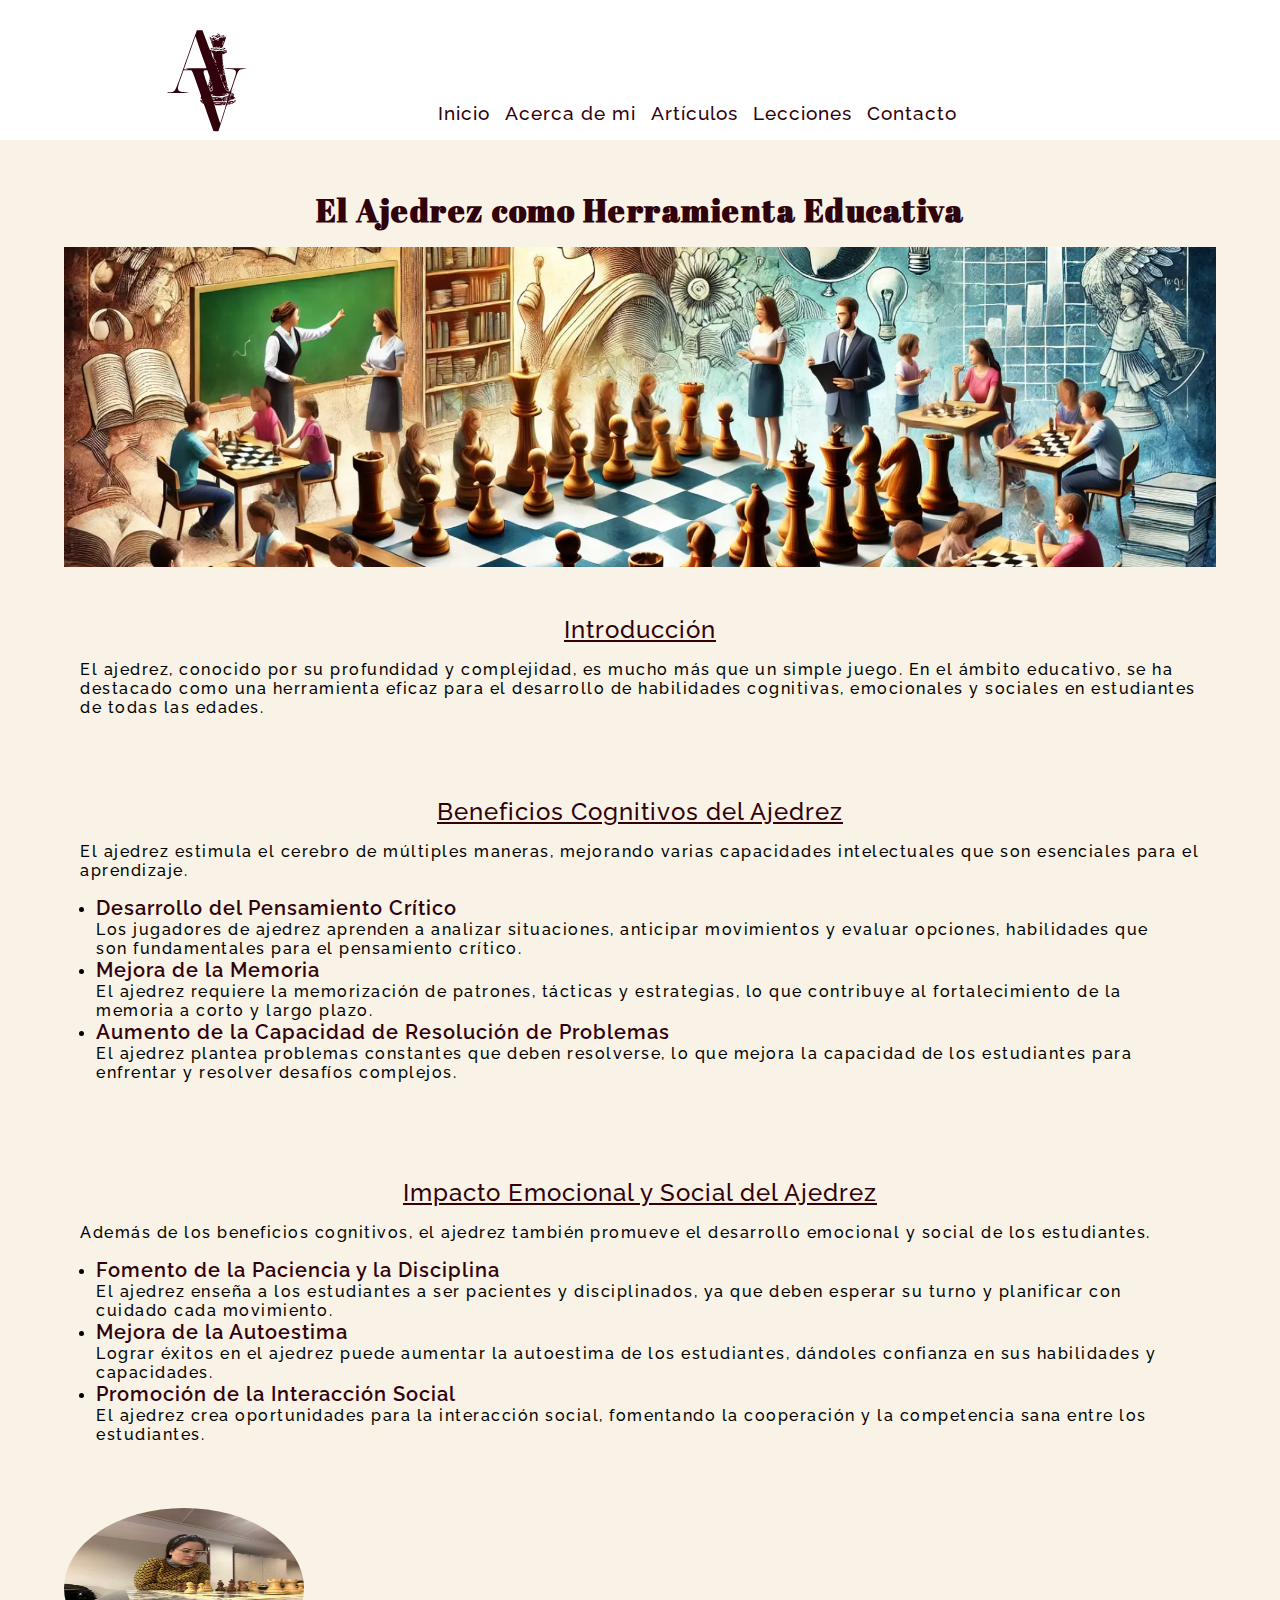
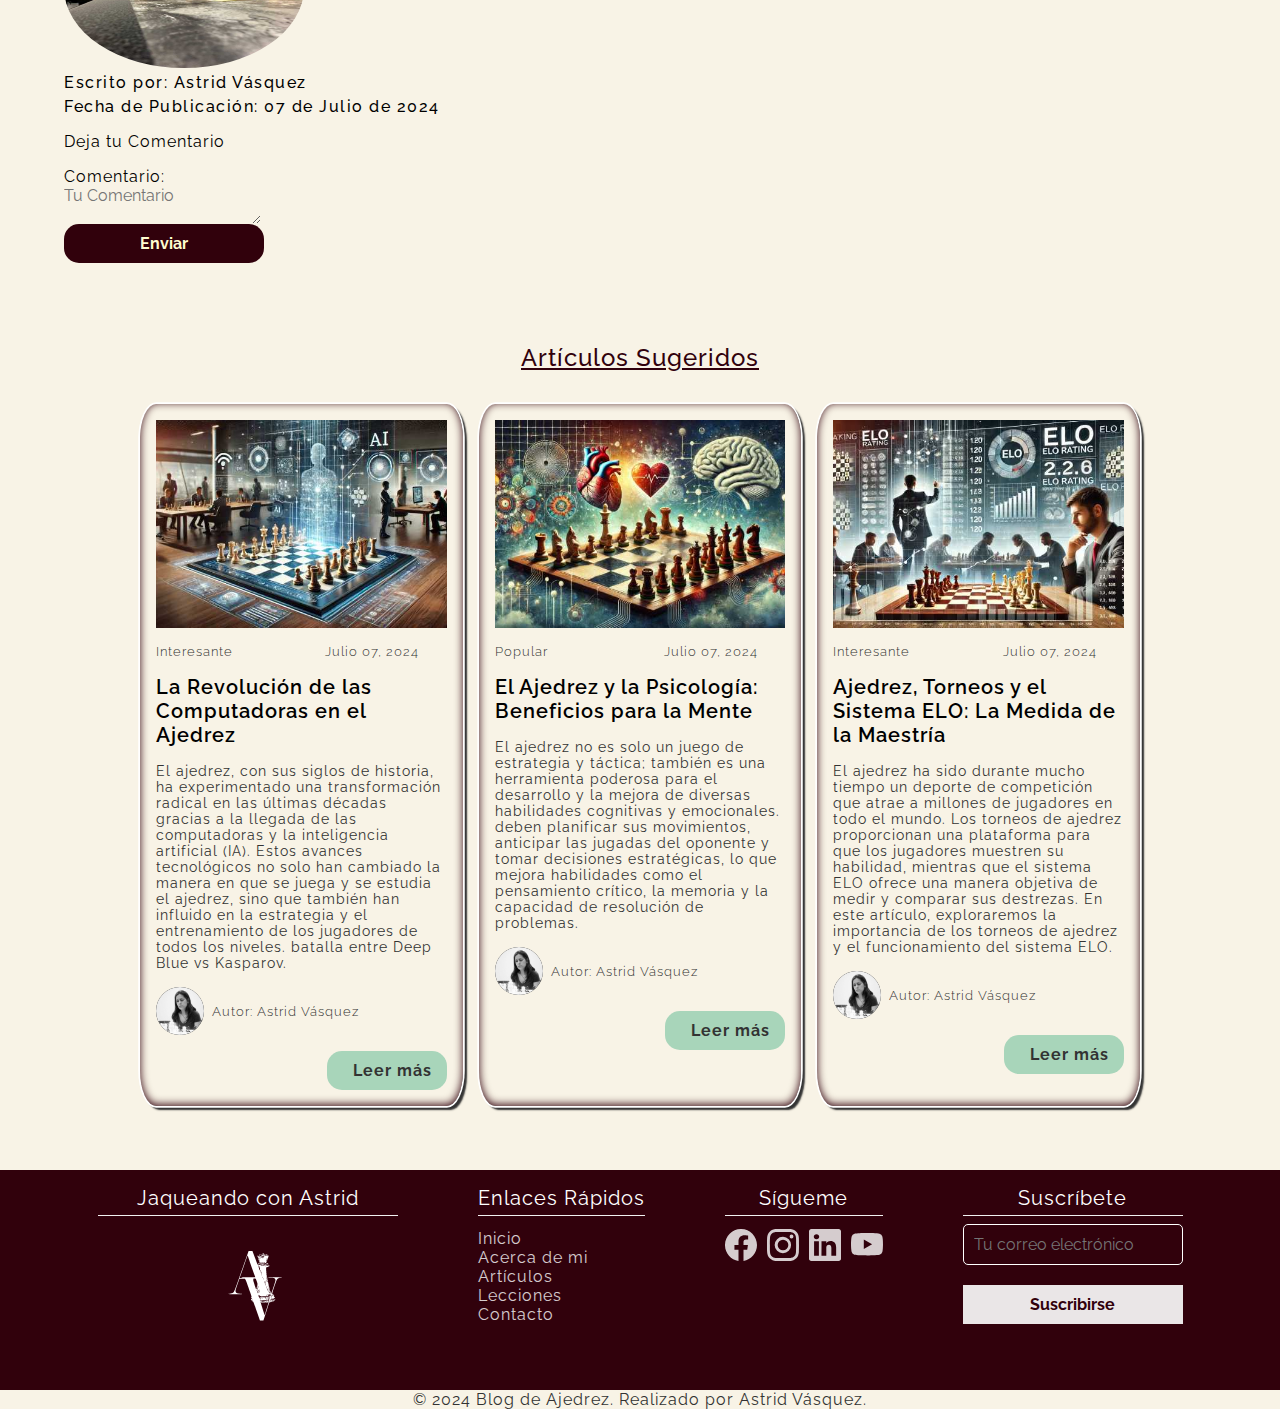
<file: post/educacion.html>
<!-- Este documento html contiene una entrada de blog del sitio web.
     Estructura general:
    -Encabezado
    -Barra de navegación
    -Contenido principal 
    - Article (Entrada del blog)
        - Header (Encabezado de la entrada)
        - Section (Secciones de la entrada)
        - Footer (Pie de página de la entrada)
    -Aside (Barra lateral con artículos sugeridos)
    -Pie de página. -->
<!DOCTYPE html>
<html lang="es">
<head>
    <meta charset="UTF-8">
    <meta name="viewport" content="width=device-width, initial-scale=1.0">
    <!-- Primary Meta Tags -->
    <title>El Ajedrez como Herramienta Educativa</title>
    <meta name="title" content="El Ajedrez como Herramienta Educativa" />
    <meta name="description" content="El ajedrez, conocido por su profundidad y complejidad, es mucho más que un simple juego." />

    <!-- Open Graph / Facebook -->
    <meta property="og:type" content="website" />
    <meta property="og:url" content="https://metatags.io/" />
    <meta property="og:title" content="El Ajedrez como Herramienta Educativa" />
    <meta property="og:description" content="El ajedrez, conocido por su profundidad y complejidad, es mucho más que un simple juego." />
    <meta property="og:image" content="https://metatags.io/images/meta-tags.png" />

    <!-- Twitter -->
    <meta property="twitter:card" content="summary_large_image" />
    <meta property="twitter:url" content="https://metatags.io/" />
    <meta property="twitter:title" content="El Ajedrez como Herramienta Educativa" />
    <meta property="twitter:description" content="El ajedrez, conocido por su profundidad y complejidad, es mucho más que un simple juego." />
    <meta property="twitter:image" content="https://metatags.io/images/meta-tags.png" />

    <!-- Meta Tags Generated with https://metatags.io -->
    <link rel="stylesheet" href="../css/index.css">
    <script src="../js/envio.js" defer></script>
    <script src="../js/menu.js" defer></script>
</head>
<body>
<!-- Los componentes se definen con metodología suit para mantener la estructura y evitar problemas con selectores en css. -->
<!-- Cabecera de la página web con un título y un menú de navegación responsive -->
<!-- El título principal se encuentra en formato svg en codigo html para mantener la calidad de la imagen, con una clase para estilar -->
<!-- El logo se encuentra en un symbol para poder ser llamado en cualquier parte del documento html.    -->
<header class="Header">
    <h1 class="Header-h1"> 
        <a href="../index.html" class="Header-logo" title=" Ir al inicio de la pagina">
                <svg xmlns="http://www.w3.org/2000/svg" height="200">
                <symbol  class="Header-svg" id="logo" viewBox="0 0 400.000000 550.000000" preserveAspectRatio="xMidYMid meet">
                <g  transform="translate(0.000000,500.000000) scale(0.100000,-0.100000)" stroke="none">
                <path d="M1922 3883 c-55 -159 -177 -505 -271 -770 -174 -495 -207 -577 -240 -607 -29 -27 -90 -45 -148 -46 -29 0 -53 -4 -53 -10 0 -6 105 -10 295 -10 294 0 390 12 190 23 -120 7 -167 24 -185 68 -19 45 -8 96 73 324 l74 210 109 0 108 0 21 -32 c12 -17 43 -93 70 -170 26 -76 79 -225 117 -332 63 -180 67 -195 52 -212 -15 -16 -14 -19 10 -34 15 -10 26 -27 26 -39 0 -17 -2 -18 -10 -6 -5 8 -10 11 -10 6 0 -5 -7 -3 -15 4 -12 10 -15 10 -15 -1 0 -26 12 -59 22 -59 5 0 6 5 2 12 -4 7 -3 8 4 4 6 -4 9 -13 6 -21 -4 -9 3 -16 20 -21 14 -3 30 -12 36 -19 6 -7 69 -179 139 -381 l129 -369 69 -3 69 -3 53 163 c29 90 80 248 113 353 64 199 75 225 92 219 6 -2 47 7 90 19 57 16 80 27 82 40 1 11 -5 17 -19 18 -17 1 -18 2 -4 6 9 2 17 8 17 12 0 9 -62 6 -110 -4 -28 -7 -31 -10 -15 -15 17 -6 16 -7 -6 -12 -24 -4 -26 -3 -20 21 6 21 16 27 52 35 l44 9 -28 11 c-15 7 -25 15 -21 19 3 3 17 -1 30 -10 25 -16 74 -11 74 8 0 6 5 7 10 4 14 -9 12 9 -2 24 -11 10 -10 11 4 6 9 -4 19 -14 21 -23 3 -11 5 -9 6 6 1 15 -6 26 -17 28 -9 3 -22 16 -29 30 -10 22 -10 25 3 20 22 -8 8 33 -19 57 -25 21 -55 24 -38 3 8 -9 8 -16 2 -20 -16 -10 -18 26 -4 84 24 106 159 498 183 533 32 47 77 67 150 67 33 0 60 4 60 10 0 6 -103 10 -290 10 -187 0 -290 -4 -290 -10 0 -6 40 -10 101 -10 170 0 219 -30 205 -124 -10 -63 -153 -500 -165 -504 -6 -2 -11 3 -11 12 0 18 -11 26 -47 32 -23 4 -25 3 -13 -11 7 -8 21 -15 31 -15 11 0 19 -4 19 -10 0 -11 -46 4 -68 22 -19 16 5 29 40 23 27 -5 27 -4 16 22 -7 16 -20 39 -30 52 -10 13 -18 31 -18 39 0 13 3 12 15 -4 13 -17 13 -16 4 16 -20 66 -57 223 -63 265 -1 11 -10 20 -18 20 -30 0 -56 33 -49 63 5 26 5 26 11 -8 4 -27 10 -36 28 -38 15 -2 22 2 22 12 0 9 -4 16 -9 16 -6 0 -9 8 -9 18 2 46 -14 128 -27 138 -8 6 -15 17 -15 25 0 11 2 11 10 -1 8 -12 10 -12 9 5 0 11 -4 29 -9 40 -8 18 -9 18 -10 -5 -2 -17 -4 -20 -7 -8 -2 10 0 25 5 35 7 11 6 31 -3 60 -8 25 -9 40 -3 37 6 -4 7 2 3 17 -11 32 -13 189 -3 189 4 0 8 -4 8 -10 0 -5 7 -10 16 -10 8 0 13 4 9 9 -3 6 11 11 32 13 43 3 69 38 52 69 -14 26 -41 31 -85 14 -38 -15 -38 -15 -6 -10 20 3 31 1 27 -5 -7 -11 -48 -14 -58 -3 -10 10 -162 3 -165 -8 -2 -5 -8 -9 -13 -9 -6 0 -8 4 -5 9 6 9 -49 21 -96 21 -16 0 -28 5 -28 11 0 6 -6 9 -14 6 -8 -3 -19 0 -24 6 -5 7 -53 130 -107 275 l-98 262 -76 0 -77 0 -102 -287z m113 -33 c34 -107 153 -447 224 -638 17 -46 31 -85 31 -88 0 -2 -126 -4 -280 -4 -168 0 -280 -4 -280 -9 0 -6 17 -12 38 -14 22 -2 11 -4 -30 -5 -38 -1 -68 0 -68 3 0 3 65 191 144 418 79 227 149 430 156 452 15 47 12 53 65 -115z m794 -249 c16 -10 7 -47 -14 -55 -13 -5 -13 -2 1 18 14 22 14 25 -3 35 -10 6 -13 10 -8 11 6 0 16 -4 24 -9z m-405 -13 c14 -46 17 -52 24 -41 5 9 12 6 20 -8 12 -19 11 -20 -9 -14 -14 5 -19 4 -15 -4 4 -6 14 -11 22 -11 10 0 14 -14 14 -55 0 -30 4 -55 8 -55 14 0 33 -48 22 -55 -6 -4 -10 0 -10 8 0 7 -8 22 -18 33 -21 22 -47 92 -57 149 -4 22 -11 46 -17 53 -7 8 -7 12 1 12 6 0 13 -6 15 -12z m229 -5 c-13 -2 -35 -2 -50 0 -16 2 -5 4 22 4 28 0 40 -2 28 -4z m157 -1 c0 -4 -15 -8 -32 -9 -30 -1 -31 -1 -8 7 34 11 40 11 40 2z m-113 -18 c-3 -3 -12 -4 -19 -1 -8 3 -5 6 6 6 11 1 17 -2 13 -5z m-147 -246 c0 -19 -2 -20 -10 -8 -13 19 -13 30 0 30 6 0 10 -10 10 -22z m-10 -47 c-1 -10 -6 -7 -15 9 -19 33 -18 50 0 26 8 -11 15 -27 15 -35z m17 -3 c-3 -8 -6 -5 -6 6 -1 11 2 17 5 13 3 -3 4 -12 1 -19z m2 -68 c0 -10 -3 -8 -9 5 -12 27 -12 43 0 25 5 -8 9 -22 9 -30z m40 -100 c0 -10 -3 -8 -9 5 -12 27 -12 43 0 25 5 -8 9 -22 9 -30z m156 21 c3 -5 1 -12 -5 -16 -5 -3 -10 1 -10 9 0 18 6 21 15 7z m11 -74 c2 -34 0 -37 -6 -17 -11 33 -12 60 -2 60 4 0 8 -19 8 -43z m-137 -17 c0 -9 -6 -4 -14 10 -19 33 -19 49 0 24 8 -10 14 -26 14 -34z m-283 -55 c40 -106 40 -111 14 -224 -24 -102 -29 -115 -35 -109 -12 12 -115 331 -115 355 0 64 9 74 57 71 l45 -3 34 -90z m391 63 c-3 -7 -5 -2 -5 12 0 14 2 19 5 13 2 -7 2 -19 0 -25z m-50 -80 c-3 -8 -6 -5 -6 6 -1 11 2 17 5 13 3 -3 4 -12 1 -19z m-17 -23 c0 -8 6 -29 14 -47 20 -50 36 -101 32 -105 -2 -2 -15 26 -29 64 -36 97 -41 117 -28 109 6 -4 11 -14 11 -21z m48 -22 c-11 -14 -28 -8 -28 8 0 6 5 7 10 4 6 -3 10 4 11 17 0 22 1 22 8 3 5 -11 4 -25 -1 -32z m-318 -114 c0 -5 -4 -9 -10 -9 -5 0 -10 7 -10 16 0 8 5 12 10 9 6 -3 10 -10 10 -16z m417 -11 c-3 -8 -6 -5 -6 6 -1 11 2 17 5 13 3 -3 4 -12 1 -19z m-387 -88 c-1 -3 -7 4 -15 14 -8 11 -15 31 -15 45 1 22 3 19 15 -14 8 -22 15 -42 15 -45z m-46 55 c-4 -8 -8 -15 -10 -15 -2 0 -4 7 -4 15 0 8 4 15 10 15 5 0 7 -7 4 -15z m421 5 c-4 -6 -1 -18 6 -26 10 -12 9 -13 -5 -8 -16 6 -21 25 -9 37 10 11 15 8 8 -3z m-45 -51 c0 -24 -17 -12 -27 19 l-11 37 19 -24 c10 -13 19 -27 19 -32z m-378 12 c5 9 6 4 2 -15 -5 -22 -4 -27 6 -21 9 6 10 3 1 -12 -5 -11 -9 -35 -7 -54 2 -19 1 -24 -1 -12 -2 12 -11 27 -19 33 -8 7 -13 22 -13 34 1 17 2 17 6 4 2 -10 9 -18 14 -18 6 0 7 10 3 23 -9 29 -12 44 -6 33 2 -4 9 -2 14 5z m455 -13 c-3 -8 -6 -5 -6 6 -1 11 2 17 5 13 3 -3 4 -12 1 -19z m-10 -55 c-3 -10 -5 -4 -5 12 0 17 2 24 5 18 2 -7 2 -21 0 -30z m20 15 c-3 -8 -6 -5 -6 6 -1 11 2 17 5 13 3 -3 4 -12 1 -19z m-71 -20 c7 -32 7 -32 16 -9 4 13 11 22 14 19 2 -3 -1 -18 -8 -32 -9 -22 -9 -29 1 -36 8 -4 10 -13 6 -20 -4 -7 -16 11 -31 47 -28 67 -27 63 -15 63 5 0 13 -15 17 -32z m-313 -108 c-8 -30 -22 -45 -50 -54 -19 -6 -24 0 -42 48 -11 30 -22 65 -24 78 -2 13 -2 17 0 11 3 -7 8 -13 13 -13 4 0 7 -6 7 -12 -1 -33 17 -78 32 -78 13 0 13 -2 2 -9 -7 -5 -9 -11 -4 -14 5 -3 19 3 32 12 26 20 30 46 19 121 -6 41 -6 40 7 -10 8 -30 11 -66 8 -80z m374 68 c-3 -8 -6 -5 -6 6 -1 11 2 17 5 13 3 -3 4 -12 1 -19z m-398 -35 c-1 -28 -4 -37 -6 -23 -3 14 -8 29 -13 34 -7 7 7 34 18 36 1 0 1 -21 1 -47z m421 2 c17 -21 5 -31 -15 -12 -8 9 -15 18 -15 21 0 11 18 6 30 -9z m-450 -14 c0 -6 -4 -13 -10 -16 -5 -3 -10 1 -10 9 0 9 5 16 10 16 6 0 10 -4 10 -9z m426 -28 c-7 -7 -26 7 -26 19 0 6 6 6 15 -2 9 -7 13 -15 11 -17z m81 -105 c8 -14 -18 -58 -34 -58 -8 0 -12 -3 -10 -7 3 -5 -5 -9 -16 -9 -32 -3 -110 -24 -122 -33 -5 -5 -48 -11 -95 -14 l-85 -6 80 12 80 12 -131 0 c-147 1 -160 5 -166 60 -5 43 7 46 16 5 3 -16 10 -30 16 -30 13 0 13 17 0 25 -12 8 -13 25 -1 25 5 0 12 -11 15 -24 7 -29 37 -35 161 -30 50 2 97 4 106 5 9 0 34 7 55 14 29 11 33 14 16 15 -13 0 -21 4 -17 9 3 6 17 6 36 -1 16 -6 33 -8 36 -4 4 3 0 6 -8 6 -11 0 -11 2 1 10 20 13 33 13 25 0 -10 -16 11 -12 25 5 11 13 8 14 -16 11 -16 -3 -39 -8 -51 -11 -13 -4 -23 -4 -23 -1 0 20 95 32 107 14z m-129 -5 c-10 -2 -26 -2 -35 0 -10 3 -2 5 17 5 19 0 27 -2 18 -5z m232 -26 c0 -5 -4 -5 -10 -2 -5 3 -10 14 -10 23 0 15 2 15 10 2 5 -8 10 -19 10 -23z m-45 3 c14 0 29 -29 20 -38 -3 -3 -5 -1 -5 5 0 6 -7 14 -16 17 -12 5 -15 2 -10 -9 3 -9 2 -14 -3 -11 -4 3 -14 -13 -20 -35 -7 -23 -14 -39 -17 -37 -2 3 3 24 11 48 8 23 15 52 16 64 0 11 3 15 6 9 2 -7 11 -13 18 -13z m-229 -5 c9 -8 11 -15 6 -15 -5 0 -15 7 -22 15 -7 8 -9 15 -6 15 4 0 14 -7 22 -15z m144 -65 c0 -5 -5 -10 -11 -10 -5 0 -7 5 -4 10 3 6 8 10 11 10 2 0 4 -4 4 -10z m-77 -7 c-7 -2 -21 -2 -30 0 -10 3 -4 5 12 5 17 0 24 -2 18 -5z m-337 -12 c-18 -7 -18 -8 -2 -14 9 -4 14 -11 11 -17 -3 -5 1 -10 9 -10 9 0 16 -4 16 -10 0 -5 -7 -10 -15 -10 -8 0 -15 5 -15 11 0 5 -4 7 -10 4 -5 -3 -10 -2 -10 4 0 5 6 12 13 14 7 4 6 6 -4 6 -9 1 -19 8 -23 16 -4 11 2 15 22 14 23 0 24 -2 8 -8z m392 -4 c9 -11 3 -13 -31 -11 -78 5 -82 7 -32 14 28 4 51 8 51 8 1 1 6 -4 12 -11z m-343 -7 c-3 -5 -11 -10 -16 -10 -6 0 -7 5 -4 10 3 6 11 10 16 10 6 0 7 -4 4 -10z m213 -19 c3 -10 -2 -11 -19 -6 -39 12 -48 27 -15 23 16 -2 31 -9 34 -17z m-139 5 c-12 -10 -59 -15 -59 -6 0 5 14 10 32 10 17 0 29 -2 27 -4z m188 -2 c-3 -3 -12 -4 -19 -1 -8 3 -5 6 6 6 11 1 17 -2 13 -5z m73 -4 c8 -5 11 -12 7 -17 -5 -4 -12 -1 -17 7 -8 13 -10 12 -10 -2 0 -9 6 -18 13 -21 6 -2 1 -5 -13 -5 -14 0 -36 -2 -50 -5 -14 -2 -16 -2 -5 1 15 5 9 8 -20 13 -38 6 -38 6 9 4 40 -2 49 1 53 16 6 21 11 23 33 9z m77 -26 c-3 -3 -12 -4 -19 -1 -8 3 -5 6 6 6 11 1 17 -2 13 -5z m-414 -21 c-7 -2 -21 -2 -30 0 -10 3 -4 5 12 5 17 0 24 -2 18 -5z m222 -3 c-3 -5 -10 -10 -16 -10 -5 0 -9 5 -9 10 0 6 7 10 16 10 8 0 12 -4 9 -10z m107 -5 c3 -3 -3 -22 -13 -43 -11 -20 -19 -49 -19 -65 0 -15 -18 -83 -39 -150 -22 -67 -56 -176 -77 -242 l-37 -120 -18 55 c-94 296 -138 441 -143 475 -5 39 2 31 19 -20 5 -16 8 -17 15 -5 6 8 10 11 10 5 0 -6 41 -9 108 -8 144 2 148 3 150 32 1 13 7 30 13 38 7 7 8 17 4 21 -4 4 -10 1 -12 -5 -3 -7 -9 -13 -14 -13 -6 0 -7 5 -4 10 7 11 -28 14 -38 3 -4 -4 -65 -7 -135 -8 -114 -1 -152 5 -152 24 0 3 74 5 164 5 90 -1 170 2 177 7 16 10 33 11 41 4z m-666 -30 c1 -8 -2 -15 -7 -15 -5 0 -9 10 -9 22 0 23 12 17 16 -7z m799 -5 c-4 -6 6 -11 22 -11 27 -2 27 -2 3 -6 -14 -3 -29 -9 -34 -14 -6 -5 -24 -9 -40 -8 l-31 1 33 8 c18 4 36 11 40 15 4 3 -7 4 -23 0 l-30 -7 25 15 c30 18 43 21 35 7z m-205 -20 c0 -5 -12 -10 -27 -9 -25 0 -26 1 -8 9 27 12 35 12 35 0z m-140 -10 l-85 -6 75 -5 75 -5 -77 -2 c-50 -1 -78 2 -78 9 0 5 -4 8 -9 4 -5 -3 -12 -1 -16 5 -4 7 29 9 97 8 l103 -2 -85 -6z m257 -26 c-9 -9 -27 6 -27 22 0 13 2 13 16 -1 9 -9 14 -18 11 -21z m-165 -6 c-19 -5 -39 -7 -45 -4 -7 2 -2 5 11 5 12 1 22 5 22 10 0 5 10 6 23 3 20 -5 19 -7 -11 -14z"/>
                <path d="M2580 4069 c0 -6 9 -13 20 -16 20 -5 20 -6 3 -18 -26 -18 -84 -24 -111 -12 -18 8 -27 6 -47 -13 -14 -13 -22 -26 -19 -29 3 -3 9 1 14 9 8 12 10 12 10 1 0 -11 3 -11 15 -1 8 7 12 16 9 21 -3 5 -2 9 1 9 11 0 90 -42 107 -58 16 -13 21 -12 55 11 55 37 113 51 132 32 10 -9 11 -15 4 -15 -7 0 -14 4 -17 9 -3 5 -15 7 -26 4 -20 -5 -19 -17 1 -19 5 -1 14 -2 19 -3 6 0 10 -4 10 -8 0 -5 -19 -8 -42 -7 -64 2 -89 -11 -84 -40 3 -19 1 -23 -11 -19 -12 5 -12 7 -1 14 19 13 3 11 -27 -3 -14 -6 -25 -15 -25 -20 0 -13 18 -9 23 5 3 9 8 8 20 -3 15 -14 13 -15 -15 -15 -17 0 -33 6 -35 13 -3 6 -13 12 -23 12 -22 0 -29 10 -32 43 -2 22 -5 24 -25 14 -13 -6 -23 -14 -23 -19 0 -15 -21 -8 -56 18 l-35 27 11 -29 c6 -16 13 -36 17 -44 3 -8 7 -22 8 -30 5 -30 57 -175 67 -187 6 -7 16 -13 22 -13 7 0 6 3 -2 8 -8 6 0 9 20 9 18 0 44 3 58 7 21 5 22 5 5 -3 -16 -8 -11 -10 25 -10 27 0 40 3 32 7 -8 6 -2 9 18 9 17 0 26 -4 19 -8 -9 -5 -8 -8 2 -12 10 -3 10 -4 -1 -2 -9 1 -39 -1 -67 -5 -29 -3 -50 -2 -47 2 6 10 -47 -1 -59 -12 -5 -4 13 -10 40 -13 26 -3 50 -1 51 4 2 5 13 9 23 9 11 0 17 -4 14 -10 -3 -5 1 -10 9 -10 9 0 13 6 10 13 -3 10 5 12 30 9 26 -3 39 1 52 16 14 17 58 137 99 272 l8 24 -28 -18 c-26 -17 -27 -17 -21 2 8 23 -29 73 -41 56 -5 -6 -25 -14 -45 -18 -33 -6 -38 -4 -38 12 0 10 -8 26 -18 35 -21 19 -62 23 -62 6z m37 -5 c-3 -3 -12 -4 -19 -1 -8 3 -5 6 6 6 11 1 17 -2 13 -5z m30 -34 c-1 -13 -6 -19 -15 -15 -8 3 -20 -3 -27 -12 -8 -10 -16 -15 -19 -12 -10 9 34 50 46 43 8 -5 9 -1 5 10 -4 9 -3 15 2 11 6 -3 9 -14 8 -25z m-17 -45 c-7 -9 -15 -13 -19 -10 -3 3 1 10 9 15 21 14 24 12 10 -5z m-181 -74 c0 -10 -2 -11 -6 -3 -2 6 -11 12 -19 12 -8 0 -14 4 -14 9 0 5 9 7 20 4 11 -3 20 -13 19 -22z m52 -18 c12 -15 12 -16 -3 -10 -10 3 -18 2 -18 -4 0 -6 -4 -8 -9 -5 -5 4 -12 0 -14 -6 -3 -8 -6 -6 -6 5 -1 9 6 17 15 17 8 0 12 5 9 10 -10 17 12 11 26 -7z m-65 -18 c10 -26 -1 -35 -13 -10 -6 14 -7 25 -2 25 5 0 12 -7 15 -15z m334 -25 c0 -16 -4 -30 -9 -30 -4 0 -8 13 -7 30 1 39 16 39 16 0z m-40 -17 c-11 -17 -11 -17 -6 0 3 10 6 24 7 30 0 9 2 9 5 0 3 -7 0 -20 -6 -30z m-251 -28 c0 -5 -4 -3 -9 5 -5 8 -9 22 -9 30 0 16 17 -16 18 -35z m-10 -44 c0 -14 -1 -14 -6 -1 -3 8 -10 24 -15 35 -9 20 -9 20 6 1 9 -11 16 -27 15 -35z m281 32 c0 -10 -5 -25 -10 -33 -8 -11 -9 -7 -4 15 4 23 3 26 -5 15 -6 -8 -11 -10 -11 -4 0 6 3 14 7 17 12 12 23 7 23 -10z"/>
                <path d="M2690 3980 c0 -5 5 -10 10 -10 6 0 10 5 10 10 0 6 -4 10 -10 10 -5 0 -10 -4 -10 -10z"/>
                <path d="M2522 3949 c2 -12 13 -25 25 -30 35 -13 36 5 2 30 l-31 23 4 -23z"/>
                <path d="M2417 3675 c-8 -8 -16 -13 -18 -12 -3 1 2 -4 10 -10 22 -19 33 -16 26 6 -4 14 0 21 12 24 16 4 16 5 1 6 -9 0 -23 -6 -31 -14z"/>
                <path d="M2763 3676 c10 -8 14 -17 8 -20 -5 -3 -11 -1 -13 6 -4 10 -10 10 -32 0 -15 -6 -35 -12 -46 -12 -10 0 -21 -6 -23 -12 -4 -9 -8 -9 -14 -3 -12 14 -76 16 -85 2 -6 -9 -10 -9 -15 -1 -7 11 -74 34 -97 34 -5 0 -3 -7 4 -15 7 -8 18 -14 24 -14 6 1 22 -3 36 -8 35 -15 196 -9 215 7 9 7 18 10 22 6 3 -3 0 -6 -7 -6 -7 0 -11 -2 -8 -5 3 -3 18 0 34 6 16 7 32 12 37 11 15 -4 6 18 -12 28 -29 15 -50 12 -28 -4z"/>
                <path d="M3073 2244 c-5 -13 -7 -13 -15 -2 -5 8 -7 0 -6 -24 3 -56 28 -46 35 14 3 31 -4 37 -14 12z"/>
                </g>
            </symbol>
            <use href="#logo" x="0" width="200" fill="#31010c"></use>
            </svg> 
            
        </a>
    </h1>
    <!-- El menú de navegación integra un botón, que se mantendra oculto hasta cambiar de resolucion de pantalla. -->

    <nav class="Header-nav">
    <button class="Header-boton">
        <span class="Header-span"></span>
        <span class="Header-span"></span>
        <span class="Header-span"></span>
    </button> 
        <ul class="Header-ul">
            <li class="Header-li">
                <a href="../index.html" class="Header-a" title="Ir al inicio del Portal">Inicio</a>
            </li>
            <li class="Header-li">
                <a href="../about.html" class="Header-a" title="Conocer sobre mi">Acerca de mi</a>
            </li>
            <li class="Header-li">
                <a href="../article.html" class="Header-a" title=" Conoce el perfil del entrenador">Artículos</a>
            </li>
            <li class="Header-li">
                <a href="../lessons.html" class="Header-a" title="Conocer las lecciones">Lecciones</a>
            </li>
            <li class="Header-li">
                <a href="../contacto.html" class="Header-a" title="Ir a contactarme">Contacto</a>
            </li>
        </ul>
    </nav>

</header>
<main class="Main">
    <article class="Post">
        <header class="Post-header">
            <h2 class="Post-title">El Ajedrez como Herramienta Educativa</h2>
        </header>
        <picture class="Post-picture">
            <source srcset="../assets/education-large.webp" media="(min-width: 800px)" type="image/webp">
            <source srcset="../assets/education-large.jpg" media="(min-width: 800px)" type="image/jpeg">
            <source srcset="../assets/education-medium.webp" media="(min-width: 400px)" type="image/webp">
            <source srcset="../assets/education-medium.jpg" media="(min-width: 400px)" type="image/jpeg">
            <img src="../assets/education-default.jpg" alt="Imagen de un tablero de ajedrez en una clase" class="Post-image">
        </picture>
       
        <section class="Post-section">
            <h3 class="Post-h3">Introducción</h3>
            <p class="Post-p">El ajedrez, conocido por su profundidad y complejidad, es mucho más que un simple juego. En el ámbito educativo, 
                se ha destacado como una herramienta eficaz para el desarrollo de habilidades cognitivas, 
                emocionales y sociales en estudiantes de todas las edades.</p>
        </section>
    
        <section class="Post-section">
            <h3 class="Post-h3">Beneficios Cognitivos del Ajedrez</h3>
            <p class="Post-p">El ajedrez estimula el cerebro de múltiples maneras, mejorando varias capacidades intelectuales que son esenciales para el aprendizaje.</p>
            <ul class="Post-ul">
                <li class="Post-li">
                    <h4 class="Post-h4">Desarrollo del Pensamiento Crítico</h4>
                    <p class="Post-p">Los jugadores de ajedrez aprenden a analizar situaciones, anticipar movimientos y evaluar opciones, habilidades que son fundamentales para el pensamiento crítico.</p>
                </li>
                <li class="Post-li">
                    <h4 class="Post-h4">Mejora de la Memoria</h4>
                    <p class="Post-p">El ajedrez requiere la memorización de patrones, tácticas y estrategias, lo que contribuye al fortalecimiento de la memoria a corto y largo plazo.</p>
                </li>
                <li class="Post-li">
                    <h4 class="Post-h4">Aumento de la Capacidad de Resolución de Problemas</h4>
                    <p class="Post-p">El ajedrez plantea problemas constantes que deben resolverse, lo que mejora la capacidad de los estudiantes para enfrentar y resolver desafíos complejos.</p>
                </li>
            </ul>
        </section>
    
        <section class="Post-section">
            <h3 class="Post-h3">Impacto Emocional y Social del Ajedrez</h3>
            <p class="Post-p">Además de los beneficios cognitivos, el ajedrez también promueve el desarrollo emocional y social de los estudiantes.</p>
            <ul class="Post-ul">
                <li class="Post-li">
                    <h4 class="Post-h4">Fomento de la Paciencia y la Disciplina</h4>
                    <p class="Post-p">El ajedrez enseña a los estudiantes a ser pacientes y disciplinados, ya que deben esperar su turno y planificar con cuidado cada movimiento.</p>
                </li>
                <li class="Post-li">
                    <h4 class="Post-h4">Mejora de la Autoestima</h4>
                    <p class="Post-p">Lograr éxitos en el ajedrez puede aumentar la autoestima de los estudiantes, dándoles confianza en sus habilidades y capacidades.</p>
                </li>
                <li class="Post-li">
                    <h4 class="Post-h4">Promoción de la Interacción Social</h4>
                    <p class="Post-p">El ajedrez crea oportunidades para la interacción social, fomentando la cooperación y la competencia sana entre los estudiantes.</p>
                </li>
            </ul>
        </section>
<!-- Footer del article con la información del autor y la fecha de publicación. -->
<footer class="Post-footer">
    <img src="../assets/astridjugando-default.jpg" alt="FotoAutora" class="Post-foto" title="Autor del blog" loading="lazy">
    <p class="Post-p">Escrito por: <span class="Post-span">Astrid Vásquez</span></p>
    <p class="Post-p">Fecha de Publicación: <span class="Post-span">07 de Julio de 2024</span></p>  
</footer>
<section class="Comment-section">
    <h4 class="Comment-h4">Deja tu Comentario</h4>
    <form class="Comment-form" action="post">
        <label for="mensaje" class="Comment-label">Comentario:</label>
        <textarea name="mensaje" id="mensaje" class="Comment-textarea" placeholder="Tu Comentario" required></textarea>
        <button type="submit" class="Comment-button">Enviar</button>
    </form>
</section>
</article>
</main>

<aside class="Post-aside">
    <section class="Post-sugerido">
        <h3 class="Post-h3 Post-h3--center">Artículos Sugeridos</h3>
        <div class="Post-wrapper">
            <article class="Article-item Article-item--post">
                <h4 class="Articles-h4">La Revolución de las Computadoras en el Ajedrez</h4>
                <p class="Articles-p">El ajedrez, con sus siglos de historia, ha experimentado una transformación radical en las últimas décadas gracias a la llegada de las computadoras y la inteligencia artificial (IA). Estos avances tecnológicos no solo han cambiado la manera en que se juega y se estudia el ajedrez, sino que también han influido en la estrategia y el entrenamiento de los jugadores de todos los niveles. batalla entre Deep Blue vs Kasparov.</p>
                <img src="../assets/ArtificialIntelegence-default.jpg" alt="imagen8" class="Articles-img" title="imagen" loading="lazy">
                <div class="Articles-span">
                    <span class="Articles-info"> Interesante</span>
                    <span class="Articles-info"> Julio 07, 2024</span>
                </div>
                <div class="Articles-autor">
                    <img src="../assets/image1.jpg" alt="FotoAutor" class="Articles-foto" title="Autor del blog" loading="lazy">
                    <span class="Articles-info"> Autor: Astrid Vásquez</span>
                </div>
                <footer class="Articles-footer">
                    <a href="../post/Inteligenciaartificial.html" class="Articles-link" title="Ver el artículo">Leer más</a>
                </footer>
            </article>
            <article class="Article-item Post-article">
                <h4 class="Articles-h4">El Ajedrez y la Psicología: Beneficios para la Mente</h4>
                <p class="Articles-p">El ajedrez no es solo un juego de estrategia y táctica; también es una herramienta poderosa 
                    para el desarrollo y la mejora de diversas habilidades cognitivas y emocionales. deben planificar sus movimientos, anticipar las jugadas del oponente y tomar decisiones estratégicas, lo que mejora habilidades como el pensamiento crítico, la memoria y la capacidad de resolución de problemas.</p>
                <img src="../assets/psicologia-default.jpg" alt="imagen2" class="Articles-img" title="imagen" loading="lazy">
                <div class="Articles-span">
                    <span class="Articles-info"> Popular</span>
                    <span class="Articles-info"> Julio 07, 2024</span>
                </div>
                <div class="Articles-autor">
                    <img src="../assets/image1.jpg" alt="FotoAutor" class="Articles-foto" title="Autor del blog" loading="lazy">
                    <span class="Articles-info"> Autor: Astrid Vásquez</span>
                </div>
                <footer class="Articles-footer">
                    <a href="../post/psicologia.html" class="Articles-link" title="Ver el artículo">Leer más</a>
                </footer>
            </article>
            <article class="Article-item Post-article">
                <h4 class="Articles-h4">Ajedrez, Torneos y el Sistema ELO: La Medida de la Maestría</h4>
                <p class="Articles-p">El ajedrez ha sido durante mucho tiempo un deporte de competición que atrae a millones de jugadores en todo el mundo. Los torneos de ajedrez proporcionan una plataforma para que los jugadores muestren su habilidad, mientras que el sistema ELO ofrece una manera objetiva de medir y comparar sus destrezas. En este artículo, exploraremos la importancia de los torneos de ajedrez y el funcionamiento del sistema ELO.</p>
                <img src="../assets/elo-default.jpg" alt="imagen7" class="Articles-img" title="imagen" loading="lazy">
                <div class="Articles-span">
                    <span class="Articles-info"> Interesante</span>
                    <span class="Articles-info"> Julio 07, 2024</span>
                </div>
                <div class="Articles-autor">
                    <img src="../assets/image1.jpg" alt="FotoAutor" class="Articles-foto" title="Autor del blog" loading="lazy">
                    <span class="Articles-info"> Autor: Astrid Vásquez</span>
                </div>
                <footer class="Articles-footer">
                    <a href="../post/torneosyelo.html" class="Articles-link" title="Ver el artículo">Leer más</a>
                </footer>
            </article>
        </div>
    </section>
</aside>
<!-- Pie de la página web con información de contacto y enlaces a redes sociales -->
<footer class="Footer">
    <div class="Footer-container">
      <section class="Footer-section Footer-about">
        <h4 class="Footer-h"> Jaqueando con Astrid</h4>
        <svg class="Footer-svg">
            <use href="#logo" x="100" width="100" fill="#ffffff"></use>
        </svg>
        <!-- <p class= "Footer-p"> Enseñando el mundo del Ajedrez en pequeños pasos </p> -->
      </section>

      <nav class="Footer-nav">
        <h4 class="Footer-h">Enlaces Rápidos</h4>
        <ul class="Footer-list">
          <li class="Footer-li"><a href="../index.html" class="Footer-link" title="Ver el Inicio">Inicio</a></li>
          <li class="Footer-li"><a href="../about.html" class="Footer-link" title="Conocer sobre mi">Acerca de mi</a></li>
          <li class="Footer-li"><a href="../article.html" class="Footer-link" title="Ver los Artículos">Artículos</a></li>
          <li class="Footer-li"><a href="../lessons.html" class="Footer-link" title="Ver las lecciones">Lecciones</a></li>
          <li class="Footer-li"><a href="../contacto.html" class="Footer-link" title="Contactarme">Contacto</a></li>
        </ul>
      </nav>
    
      <article class=" Footer-article Redes">
        <h4 class="Footer-h">Sígueme</h4>
        <ul class="Redes-ul">
            <li class="Redes-li">
                <a href="https://www.facebook.com/Astridvasquez23/?locale=es_LA" class="Redes-a" title="Sígueme en Facebook" target="_blank" rel="noreferrer">
                    <svg xmlns="http://www.w3.org/2000/svg" width="16" height="16" fill="currentColor" class="Redes-svg" viewBox="0 0 16 16">
                        <path d="M16 8.049c0-4.446-3.582-8.05-8-8.05C3.58 0-.002 3.603-.002 8.05c0 4.017 2.926 7.347 6.75 7.951v-5.625h-2.03V8.05H6.75V6.275c0-2.017 1.195-3.131 3.022-3.131.876 0 1.791.157 1.791.157v1.98h-1.009c-.993 0-1.303.621-1.303 1.258v1.51h2.218l-.354 2.326H9.25V16c3.824-.604 6.75-3.934 6.75-7.951"/>
                      </svg>
                </a>
            </li>
            <li class="Redes-li">
                <a href="https://www.instagram.com/be_brainchess/" class="Redes-a" title=" Sígueme en Instagram" target="_blank" rel="noreferrer">
                    <svg xmlns="http://www.w3.org/2000/svg" width="16" height="16" fill="currentColor" class="Redes-svg" viewBox="0 0 16 16">
                        <path d="M8 0C5.829 0 5.556.01 4.703.048 3.85.088 3.269.222 2.76.42a3.9 3.9 0 0 0-1.417.923A3.9 3.9 0 0 0 .42 2.76C.222 3.268.087 3.85.048 4.7.01 5.555 0 5.827 0 8.001c0 2.172.01 2.444.048 3.297.04.852.174 1.433.372 1.942.205.526.478.972.923 1.417.444.445.89.719 1.416.923.51.198 1.09.333 1.942.372C5.555 15.99 5.827 16 8 16s2.444-.01 3.298-.048c.851-.04 1.434-.174 1.943-.372a3.9 3.9 0 0 0 1.416-.923c.445-.445.718-.891.923-1.417.197-.509.332-1.09.372-1.942C15.99 10.445 16 10.173 16 8s-.01-2.445-.048-3.299c-.04-.851-.175-1.433-.372-1.941a3.9 3.9 0 0 0-.923-1.417A3.9 3.9 0 0 0 13.24.42c-.51-.198-1.092-.333-1.943-.372C10.443.01 10.172 0 7.998 0zm-.717 1.442h.718c2.136 0 2.389.007 3.232.046.78.035 1.204.166 1.486.275.373.145.64.319.92.599s.453.546.598.92c.11.281.24.705.275 1.485.039.843.047 1.096.047 3.231s-.008 2.389-.047 3.232c-.035.78-.166 1.203-.275 1.485a2.5 2.5 0 0 1-.599.919c-.28.28-.546.453-.92.598-.28.11-.704.24-1.485.276-.843.038-1.096.047-3.232.047s-2.39-.009-3.233-.047c-.78-.036-1.203-.166-1.485-.276a2.5 2.5 0 0 1-.92-.598 2.5 2.5 0 0 1-.6-.92c-.109-.281-.24-.705-.275-1.485-.038-.843-.046-1.096-.046-3.233s.008-2.388.046-3.231c.036-.78.166-1.204.276-1.486.145-.373.319-.64.599-.92s.546-.453.92-.598c.282-.11.705-.24 1.485-.276.738-.034 1.024-.044 2.515-.045zm4.988 1.328a.96.96 0 1 0 0 1.92.96.96 0 0 0 0-1.92m-4.27 1.122a4.109 4.109 0 1 0 0 8.217 4.109 4.109 0 0 0 0-8.217m0 1.441a2.667 2.667 0 1 1 0 5.334 2.667 2.667 0 0 1 0-5.334"/>
                      </svg>
                </a>
            </li>
            <li class="Redes-li">
                <a href="https://cl.linkedin.com/in/astridvasquez2312" class="Redes-a" title="Sígueme en Linkedin" target="_blank" rel="noreferrer">
                    <svg xmlns="http://www.w3.org/2000/svg" width="16" height="16" fill="currentColor" class="Redes-svg" viewBox="0 0 16 16">
                        <path d="M0 1.146C0 .513.526 0 1.175 0h13.65C15.474 0 16 .513 16 1.146v13.708c0 .633-.526 1.146-1.175 1.146H1.175C.526 16 0 15.487 0 14.854zm4.943 12.248V6.169H2.542v7.225zm-1.2-8.212c.837 0 1.358-.554 1.358-1.248-.015-.709-.52-1.248-1.342-1.248S2.4 3.226 2.4 3.934c0 .694.521 1.248 1.327 1.248zm4.908 8.212V9.359c0-.216.016-.432.08-.586.173-.431.568-.878 1.232-.878.869 0 1.216.662 1.216 1.634v3.865h2.401V9.25c0-2.22-1.184-3.252-2.764-3.252-1.274 0-1.845.7-2.165 1.193v.025h-.016l.016-.025V6.169h-2.4c.03.678 0 7.225 0 7.225z"/>
                      </svg>
                </a>
    
            </li>
            <li class="Redes-li">
                <a href="https://www.youtube.com/channel/UCwtnMOZnZR2_Z5UXH46dAvQ" class="Redes-a" title="Sígueme en Youtube" target="_blank" rel="noreferrer">
                    <svg xmlns="http://www.w3.org/2000/svg" width="16" height="16" fill="currentColor" class="Redes-svg" viewBox="0 0 16 16">
                        <path d="M8.051 1.999h.089c.822.003 4.987.033 6.11.335a2.01 2.01 0 0 1 1.415 1.42c.101.38.172.883.22 1.402l.01.104.022.26.008.104c.065.914.073 1.77.074 1.957v.075c-.001.194-.01 1.108-.082 2.06l-.008.105-.009.104c-.05.572-.124 1.14-.235 1.558a2.01 2.01 0 0 1-1.415 1.42c-1.16.312-5.569.334-6.18.335h-.142c-.309 0-1.587-.006-2.927-.052l-.17-.006-.087-.004-.171-.007-.171-.007c-1.11-.049-2.167-.128-2.654-.26a2.01 2.01 0 0 1-1.415-1.419c-.111-.417-.185-.986-.235-1.558L.09 9.82l-.008-.104A31 31 0 0 1 0 7.68v-.123c.002-.215.01-.958.064-1.778l.007-.103.003-.052.008-.104.022-.26.01-.104c.048-.519.119-1.023.22-1.402a2.01 2.01 0 0 1 1.415-1.42c.487-.13 1.544-.21 2.654-.26l.17-.007.172-.006.086-.003.171-.007A100 100 0 0 1 7.858 2zM6.4 5.209v4.818l4.157-2.408z"/>
                      </svg>
                </a>
            </li>
        </ul>
    </article>
      <section class="Footer-section Footer-subscribe">
        <h4 class="Footer-h">Suscríbete</h4>
        <form class="Footer-form">
          <input type="email" placeholder="Tu correo electrónico" class="Footer-input" required>
          <button type="submit" class="Footer-button">Suscribirse</button>
        </form>
      </section>
    </div>
    <div class="Footer-copy">
      <p class="Footer-text">© 2024 Blog de Ajedrez. Realizado por Astrid Vásquez.</p>
    </div>
  </footer>

</body>
</html>
</file>
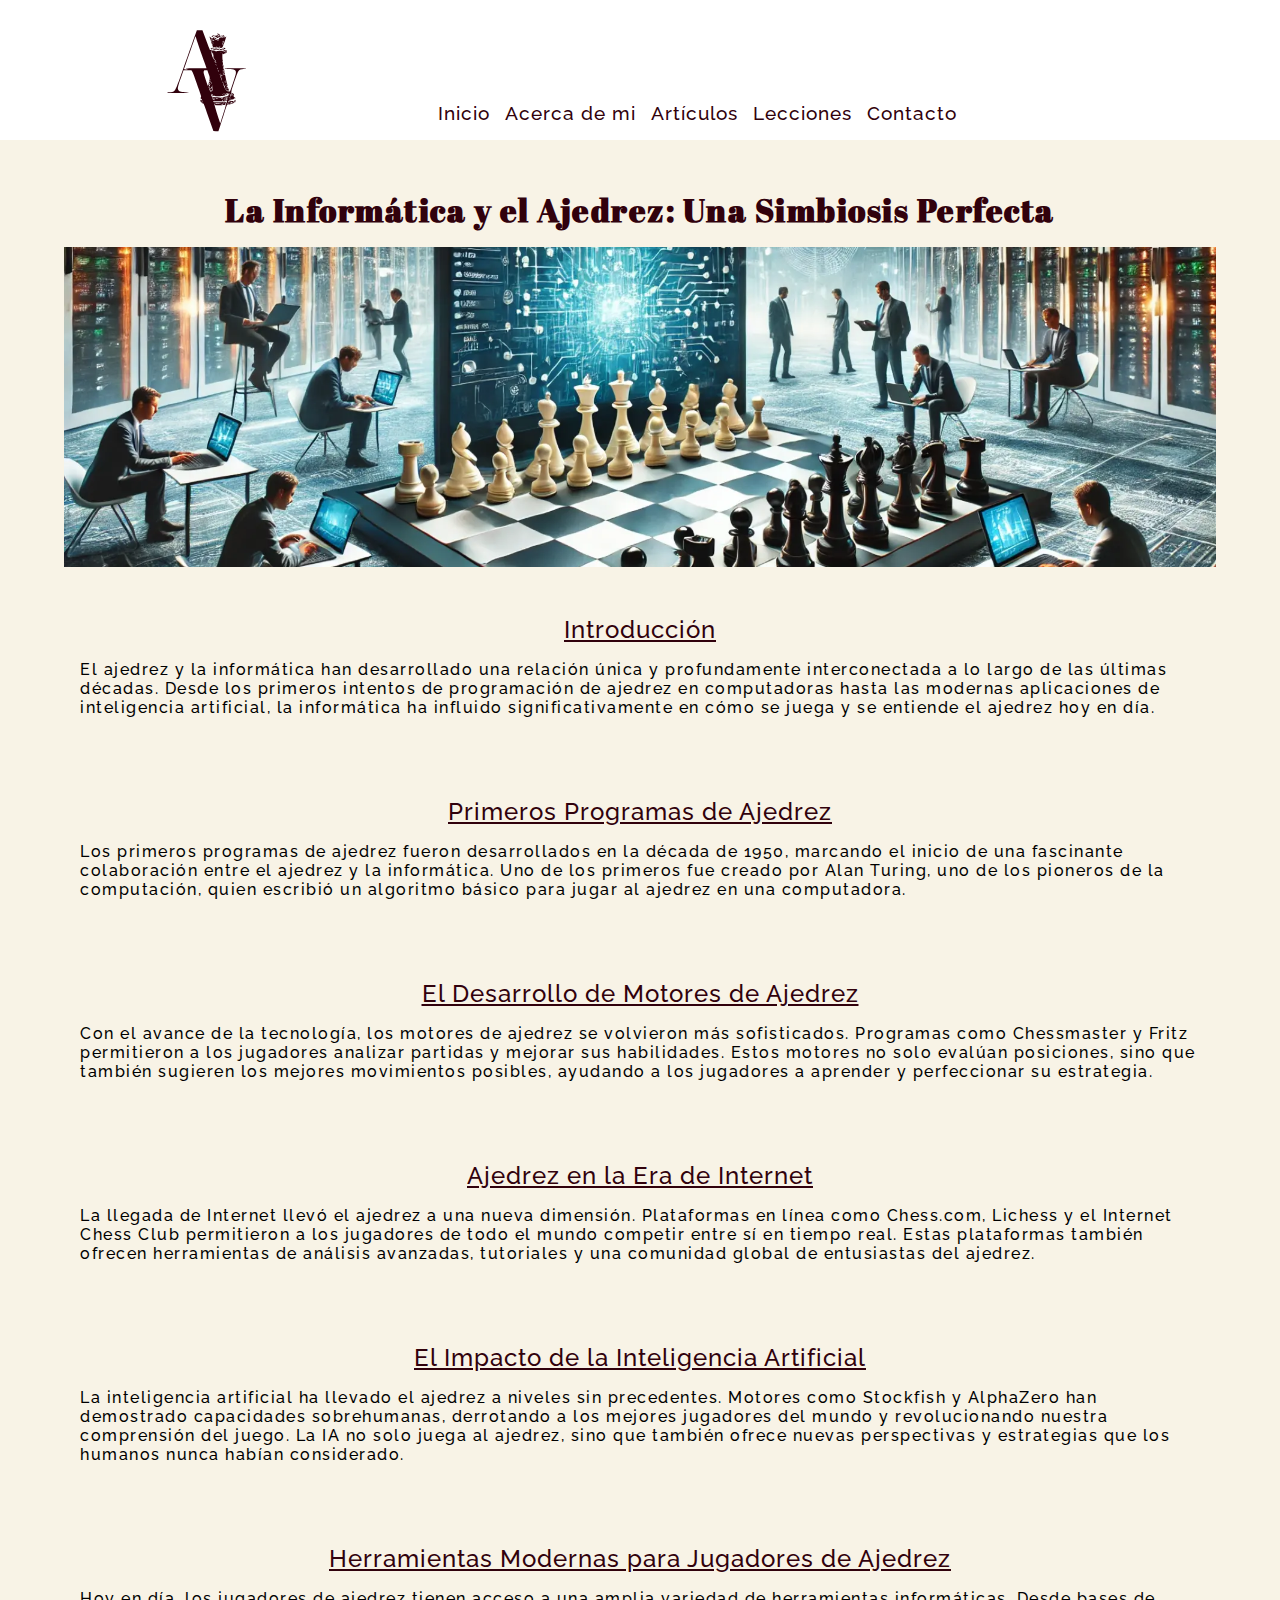
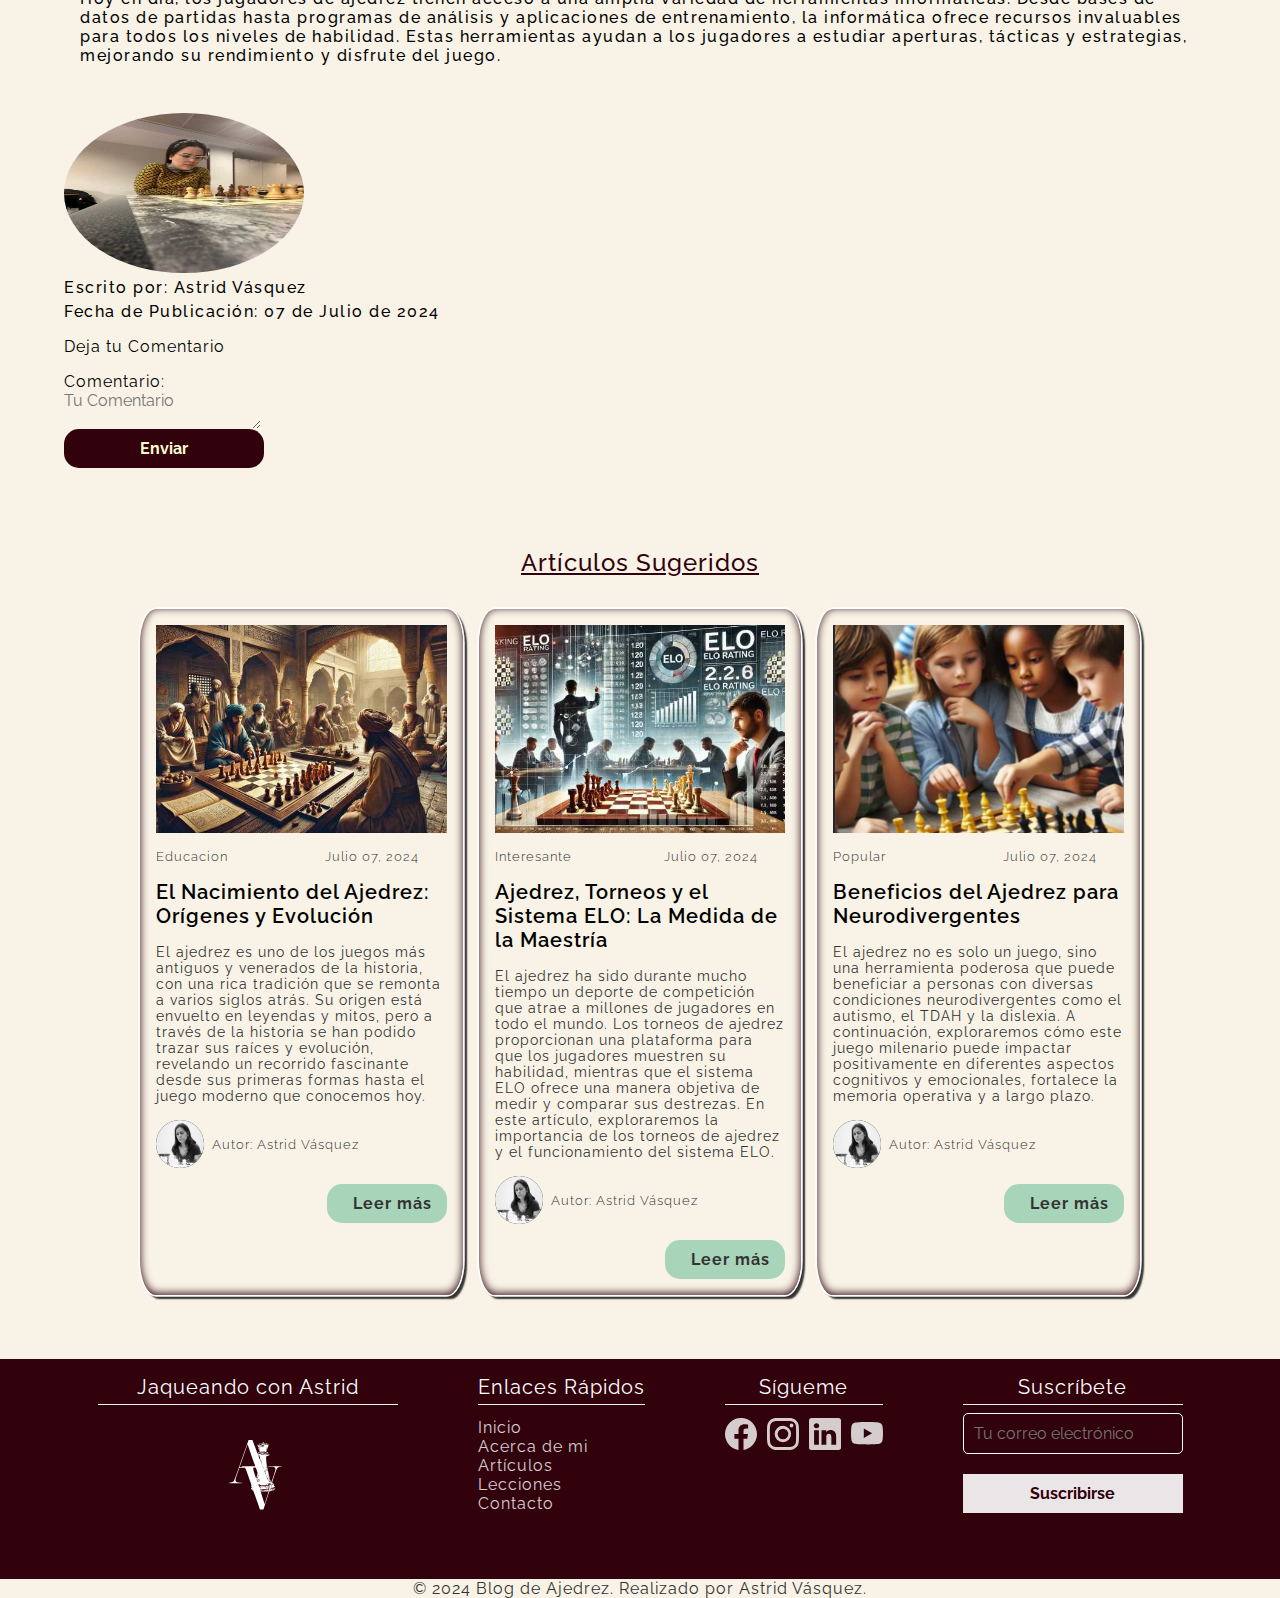
<file: post/informatica.html>
<!-- Este documento html contiene una entrada de blog del sitio web.
     Estructura general:
    -Encabezado
    -Barra de navegación
    -Contenido principal 
    - Article (Entrada del blog)
        - Header (Encabezado de la entrada)
        - Section (Secciones de la entrada)
        - Footer (Pie de página de la entrada)
    -Aside (Barra lateral con artículos sugeridos)
    -Pie de página. -->
<!DOCTYPE html>
<html lang="es">
<head>
    <meta charset="UTF-8">
    <meta name="viewport" content="width=device-width, initial-scale=1.0">
    <!-- Primary Meta Tags -->
    <title>La Informática y el Ajedrez: Una Simbiosis Perfecta</title>
    <meta name="title" content="La Informática y el Ajedrez: Una Simbiosis Perfecta" />
    <meta name="description" content="El ajedrez y la informática han desarrollado una relación única y profundamente interconectada a lo largo de las últimas décadas. " />

    <!-- Open Graph / Facebook -->
    <meta property="og:type" content="website" />
    <meta property="og:url" content="https://metatags.io/" />
    <meta property="og:title" content="La Informática y el Ajedrez: Una Simbiosis Perfecta" />
    <meta property="og:description" content="El ajedrez y la informática han desarrollado una relación única y profundamente interconectada a lo largo de las últimas décadas. " />
    <meta property="og:image" content="https://metatags.io/images/meta-tags.png" />

    <!-- Twitter -->
    <meta property="twitter:card" content="summary_large_image" />
    <meta property="twitter:url" content="https://metatags.io/" />
    <meta property="twitter:title" content="La Informática y el Ajedrez: Una Simbiosis Perfecta" />
    <meta property="twitter:description" content="El ajedrez y la informática han desarrollado una relación única y profundamente interconectada a lo largo de las últimas décadas. " />
    <meta property="twitter:image" content="https://metatags.io/images/meta-tags.png" />

    <!-- Meta Tags Generated with https://metatags.io -->
    <link rel="stylesheet" href="../css/index.css">
    <script src="../js/envio.js" defer></script>
    <script src="../js/menu.js" defer></script>
</head>
<body>
<!-- Los componentes se definen con metodología suit para mantener la estructura y evitar problemas con selectores en css. -->
<!-- Cabecera de la página web con un título y un menú de navegación responsive -->
<!-- El título principal se encuentra en formato svg en codigo html para mantener la calidad de la imagen, con una clase para estilar -->
<!-- El logo se encuentra en un symbol para poder ser llamado en cualquier parte del documento html.    -->
<header class="Header">
    <h1 class="Header-h1"> 
        <a href="../index.html" class="Header-logo" title=" Ir al inicio de la pagina">
                <svg xmlns="http://www.w3.org/2000/svg" height="200">
                <symbol  class="Header-svg" id="logo" viewBox="0 0 400.000000 550.000000" preserveAspectRatio="xMidYMid meet">
                <g  transform="translate(0.000000,500.000000) scale(0.100000,-0.100000)" stroke="none">
                <path d="M1922 3883 c-55 -159 -177 -505 -271 -770 -174 -495 -207 -577 -240 -607 -29 -27 -90 -45 -148 -46 -29 0 -53 -4 -53 -10 0 -6 105 -10 295 -10 294 0 390 12 190 23 -120 7 -167 24 -185 68 -19 45 -8 96 73 324 l74 210 109 0 108 0 21 -32 c12 -17 43 -93 70 -170 26 -76 79 -225 117 -332 63 -180 67 -195 52 -212 -15 -16 -14 -19 10 -34 15 -10 26 -27 26 -39 0 -17 -2 -18 -10 -6 -5 8 -10 11 -10 6 0 -5 -7 -3 -15 4 -12 10 -15 10 -15 -1 0 -26 12 -59 22 -59 5 0 6 5 2 12 -4 7 -3 8 4 4 6 -4 9 -13 6 -21 -4 -9 3 -16 20 -21 14 -3 30 -12 36 -19 6 -7 69 -179 139 -381 l129 -369 69 -3 69 -3 53 163 c29 90 80 248 113 353 64 199 75 225 92 219 6 -2 47 7 90 19 57 16 80 27 82 40 1 11 -5 17 -19 18 -17 1 -18 2 -4 6 9 2 17 8 17 12 0 9 -62 6 -110 -4 -28 -7 -31 -10 -15 -15 17 -6 16 -7 -6 -12 -24 -4 -26 -3 -20 21 6 21 16 27 52 35 l44 9 -28 11 c-15 7 -25 15 -21 19 3 3 17 -1 30 -10 25 -16 74 -11 74 8 0 6 5 7 10 4 14 -9 12 9 -2 24 -11 10 -10 11 4 6 9 -4 19 -14 21 -23 3 -11 5 -9 6 6 1 15 -6 26 -17 28 -9 3 -22 16 -29 30 -10 22 -10 25 3 20 22 -8 8 33 -19 57 -25 21 -55 24 -38 3 8 -9 8 -16 2 -20 -16 -10 -18 26 -4 84 24 106 159 498 183 533 32 47 77 67 150 67 33 0 60 4 60 10 0 6 -103 10 -290 10 -187 0 -290 -4 -290 -10 0 -6 40 -10 101 -10 170 0 219 -30 205 -124 -10 -63 -153 -500 -165 -504 -6 -2 -11 3 -11 12 0 18 -11 26 -47 32 -23 4 -25 3 -13 -11 7 -8 21 -15 31 -15 11 0 19 -4 19 -10 0 -11 -46 4 -68 22 -19 16 5 29 40 23 27 -5 27 -4 16 22 -7 16 -20 39 -30 52 -10 13 -18 31 -18 39 0 13 3 12 15 -4 13 -17 13 -16 4 16 -20 66 -57 223 -63 265 -1 11 -10 20 -18 20 -30 0 -56 33 -49 63 5 26 5 26 11 -8 4 -27 10 -36 28 -38 15 -2 22 2 22 12 0 9 -4 16 -9 16 -6 0 -9 8 -9 18 2 46 -14 128 -27 138 -8 6 -15 17 -15 25 0 11 2 11 10 -1 8 -12 10 -12 9 5 0 11 -4 29 -9 40 -8 18 -9 18 -10 -5 -2 -17 -4 -20 -7 -8 -2 10 0 25 5 35 7 11 6 31 -3 60 -8 25 -9 40 -3 37 6 -4 7 2 3 17 -11 32 -13 189 -3 189 4 0 8 -4 8 -10 0 -5 7 -10 16 -10 8 0 13 4 9 9 -3 6 11 11 32 13 43 3 69 38 52 69 -14 26 -41 31 -85 14 -38 -15 -38 -15 -6 -10 20 3 31 1 27 -5 -7 -11 -48 -14 -58 -3 -10 10 -162 3 -165 -8 -2 -5 -8 -9 -13 -9 -6 0 -8 4 -5 9 6 9 -49 21 -96 21 -16 0 -28 5 -28 11 0 6 -6 9 -14 6 -8 -3 -19 0 -24 6 -5 7 -53 130 -107 275 l-98 262 -76 0 -77 0 -102 -287z m113 -33 c34 -107 153 -447 224 -638 17 -46 31 -85 31 -88 0 -2 -126 -4 -280 -4 -168 0 -280 -4 -280 -9 0 -6 17 -12 38 -14 22 -2 11 -4 -30 -5 -38 -1 -68 0 -68 3 0 3 65 191 144 418 79 227 149 430 156 452 15 47 12 53 65 -115z m794 -249 c16 -10 7 -47 -14 -55 -13 -5 -13 -2 1 18 14 22 14 25 -3 35 -10 6 -13 10 -8 11 6 0 16 -4 24 -9z m-405 -13 c14 -46 17 -52 24 -41 5 9 12 6 20 -8 12 -19 11 -20 -9 -14 -14 5 -19 4 -15 -4 4 -6 14 -11 22 -11 10 0 14 -14 14 -55 0 -30 4 -55 8 -55 14 0 33 -48 22 -55 -6 -4 -10 0 -10 8 0 7 -8 22 -18 33 -21 22 -47 92 -57 149 -4 22 -11 46 -17 53 -7 8 -7 12 1 12 6 0 13 -6 15 -12z m229 -5 c-13 -2 -35 -2 -50 0 -16 2 -5 4 22 4 28 0 40 -2 28 -4z m157 -1 c0 -4 -15 -8 -32 -9 -30 -1 -31 -1 -8 7 34 11 40 11 40 2z m-113 -18 c-3 -3 -12 -4 -19 -1 -8 3 -5 6 6 6 11 1 17 -2 13 -5z m-147 -246 c0 -19 -2 -20 -10 -8 -13 19 -13 30 0 30 6 0 10 -10 10 -22z m-10 -47 c-1 -10 -6 -7 -15 9 -19 33 -18 50 0 26 8 -11 15 -27 15 -35z m17 -3 c-3 -8 -6 -5 -6 6 -1 11 2 17 5 13 3 -3 4 -12 1 -19z m2 -68 c0 -10 -3 -8 -9 5 -12 27 -12 43 0 25 5 -8 9 -22 9 -30z m40 -100 c0 -10 -3 -8 -9 5 -12 27 -12 43 0 25 5 -8 9 -22 9 -30z m156 21 c3 -5 1 -12 -5 -16 -5 -3 -10 1 -10 9 0 18 6 21 15 7z m11 -74 c2 -34 0 -37 -6 -17 -11 33 -12 60 -2 60 4 0 8 -19 8 -43z m-137 -17 c0 -9 -6 -4 -14 10 -19 33 -19 49 0 24 8 -10 14 -26 14 -34z m-283 -55 c40 -106 40 -111 14 -224 -24 -102 -29 -115 -35 -109 -12 12 -115 331 -115 355 0 64 9 74 57 71 l45 -3 34 -90z m391 63 c-3 -7 -5 -2 -5 12 0 14 2 19 5 13 2 -7 2 -19 0 -25z m-50 -80 c-3 -8 -6 -5 -6 6 -1 11 2 17 5 13 3 -3 4 -12 1 -19z m-17 -23 c0 -8 6 -29 14 -47 20 -50 36 -101 32 -105 -2 -2 -15 26 -29 64 -36 97 -41 117 -28 109 6 -4 11 -14 11 -21z m48 -22 c-11 -14 -28 -8 -28 8 0 6 5 7 10 4 6 -3 10 4 11 17 0 22 1 22 8 3 5 -11 4 -25 -1 -32z m-318 -114 c0 -5 -4 -9 -10 -9 -5 0 -10 7 -10 16 0 8 5 12 10 9 6 -3 10 -10 10 -16z m417 -11 c-3 -8 -6 -5 -6 6 -1 11 2 17 5 13 3 -3 4 -12 1 -19z m-387 -88 c-1 -3 -7 4 -15 14 -8 11 -15 31 -15 45 1 22 3 19 15 -14 8 -22 15 -42 15 -45z m-46 55 c-4 -8 -8 -15 -10 -15 -2 0 -4 7 -4 15 0 8 4 15 10 15 5 0 7 -7 4 -15z m421 5 c-4 -6 -1 -18 6 -26 10 -12 9 -13 -5 -8 -16 6 -21 25 -9 37 10 11 15 8 8 -3z m-45 -51 c0 -24 -17 -12 -27 19 l-11 37 19 -24 c10 -13 19 -27 19 -32z m-378 12 c5 9 6 4 2 -15 -5 -22 -4 -27 6 -21 9 6 10 3 1 -12 -5 -11 -9 -35 -7 -54 2 -19 1 -24 -1 -12 -2 12 -11 27 -19 33 -8 7 -13 22 -13 34 1 17 2 17 6 4 2 -10 9 -18 14 -18 6 0 7 10 3 23 -9 29 -12 44 -6 33 2 -4 9 -2 14 5z m455 -13 c-3 -8 -6 -5 -6 6 -1 11 2 17 5 13 3 -3 4 -12 1 -19z m-10 -55 c-3 -10 -5 -4 -5 12 0 17 2 24 5 18 2 -7 2 -21 0 -30z m20 15 c-3 -8 -6 -5 -6 6 -1 11 2 17 5 13 3 -3 4 -12 1 -19z m-71 -20 c7 -32 7 -32 16 -9 4 13 11 22 14 19 2 -3 -1 -18 -8 -32 -9 -22 -9 -29 1 -36 8 -4 10 -13 6 -20 -4 -7 -16 11 -31 47 -28 67 -27 63 -15 63 5 0 13 -15 17 -32z m-313 -108 c-8 -30 -22 -45 -50 -54 -19 -6 -24 0 -42 48 -11 30 -22 65 -24 78 -2 13 -2 17 0 11 3 -7 8 -13 13 -13 4 0 7 -6 7 -12 -1 -33 17 -78 32 -78 13 0 13 -2 2 -9 -7 -5 -9 -11 -4 -14 5 -3 19 3 32 12 26 20 30 46 19 121 -6 41 -6 40 7 -10 8 -30 11 -66 8 -80z m374 68 c-3 -8 -6 -5 -6 6 -1 11 2 17 5 13 3 -3 4 -12 1 -19z m-398 -35 c-1 -28 -4 -37 -6 -23 -3 14 -8 29 -13 34 -7 7 7 34 18 36 1 0 1 -21 1 -47z m421 2 c17 -21 5 -31 -15 -12 -8 9 -15 18 -15 21 0 11 18 6 30 -9z m-450 -14 c0 -6 -4 -13 -10 -16 -5 -3 -10 1 -10 9 0 9 5 16 10 16 6 0 10 -4 10 -9z m426 -28 c-7 -7 -26 7 -26 19 0 6 6 6 15 -2 9 -7 13 -15 11 -17z m81 -105 c8 -14 -18 -58 -34 -58 -8 0 -12 -3 -10 -7 3 -5 -5 -9 -16 -9 -32 -3 -110 -24 -122 -33 -5 -5 -48 -11 -95 -14 l-85 -6 80 12 80 12 -131 0 c-147 1 -160 5 -166 60 -5 43 7 46 16 5 3 -16 10 -30 16 -30 13 0 13 17 0 25 -12 8 -13 25 -1 25 5 0 12 -11 15 -24 7 -29 37 -35 161 -30 50 2 97 4 106 5 9 0 34 7 55 14 29 11 33 14 16 15 -13 0 -21 4 -17 9 3 6 17 6 36 -1 16 -6 33 -8 36 -4 4 3 0 6 -8 6 -11 0 -11 2 1 10 20 13 33 13 25 0 -10 -16 11 -12 25 5 11 13 8 14 -16 11 -16 -3 -39 -8 -51 -11 -13 -4 -23 -4 -23 -1 0 20 95 32 107 14z m-129 -5 c-10 -2 -26 -2 -35 0 -10 3 -2 5 17 5 19 0 27 -2 18 -5z m232 -26 c0 -5 -4 -5 -10 -2 -5 3 -10 14 -10 23 0 15 2 15 10 2 5 -8 10 -19 10 -23z m-45 3 c14 0 29 -29 20 -38 -3 -3 -5 -1 -5 5 0 6 -7 14 -16 17 -12 5 -15 2 -10 -9 3 -9 2 -14 -3 -11 -4 3 -14 -13 -20 -35 -7 -23 -14 -39 -17 -37 -2 3 3 24 11 48 8 23 15 52 16 64 0 11 3 15 6 9 2 -7 11 -13 18 -13z m-229 -5 c9 -8 11 -15 6 -15 -5 0 -15 7 -22 15 -7 8 -9 15 -6 15 4 0 14 -7 22 -15z m144 -65 c0 -5 -5 -10 -11 -10 -5 0 -7 5 -4 10 3 6 8 10 11 10 2 0 4 -4 4 -10z m-77 -7 c-7 -2 -21 -2 -30 0 -10 3 -4 5 12 5 17 0 24 -2 18 -5z m-337 -12 c-18 -7 -18 -8 -2 -14 9 -4 14 -11 11 -17 -3 -5 1 -10 9 -10 9 0 16 -4 16 -10 0 -5 -7 -10 -15 -10 -8 0 -15 5 -15 11 0 5 -4 7 -10 4 -5 -3 -10 -2 -10 4 0 5 6 12 13 14 7 4 6 6 -4 6 -9 1 -19 8 -23 16 -4 11 2 15 22 14 23 0 24 -2 8 -8z m392 -4 c9 -11 3 -13 -31 -11 -78 5 -82 7 -32 14 28 4 51 8 51 8 1 1 6 -4 12 -11z m-343 -7 c-3 -5 -11 -10 -16 -10 -6 0 -7 5 -4 10 3 6 11 10 16 10 6 0 7 -4 4 -10z m213 -19 c3 -10 -2 -11 -19 -6 -39 12 -48 27 -15 23 16 -2 31 -9 34 -17z m-139 5 c-12 -10 -59 -15 -59 -6 0 5 14 10 32 10 17 0 29 -2 27 -4z m188 -2 c-3 -3 -12 -4 -19 -1 -8 3 -5 6 6 6 11 1 17 -2 13 -5z m73 -4 c8 -5 11 -12 7 -17 -5 -4 -12 -1 -17 7 -8 13 -10 12 -10 -2 0 -9 6 -18 13 -21 6 -2 1 -5 -13 -5 -14 0 -36 -2 -50 -5 -14 -2 -16 -2 -5 1 15 5 9 8 -20 13 -38 6 -38 6 9 4 40 -2 49 1 53 16 6 21 11 23 33 9z m77 -26 c-3 -3 -12 -4 -19 -1 -8 3 -5 6 6 6 11 1 17 -2 13 -5z m-414 -21 c-7 -2 -21 -2 -30 0 -10 3 -4 5 12 5 17 0 24 -2 18 -5z m222 -3 c-3 -5 -10 -10 -16 -10 -5 0 -9 5 -9 10 0 6 7 10 16 10 8 0 12 -4 9 -10z m107 -5 c3 -3 -3 -22 -13 -43 -11 -20 -19 -49 -19 -65 0 -15 -18 -83 -39 -150 -22 -67 -56 -176 -77 -242 l-37 -120 -18 55 c-94 296 -138 441 -143 475 -5 39 2 31 19 -20 5 -16 8 -17 15 -5 6 8 10 11 10 5 0 -6 41 -9 108 -8 144 2 148 3 150 32 1 13 7 30 13 38 7 7 8 17 4 21 -4 4 -10 1 -12 -5 -3 -7 -9 -13 -14 -13 -6 0 -7 5 -4 10 7 11 -28 14 -38 3 -4 -4 -65 -7 -135 -8 -114 -1 -152 5 -152 24 0 3 74 5 164 5 90 -1 170 2 177 7 16 10 33 11 41 4z m-666 -30 c1 -8 -2 -15 -7 -15 -5 0 -9 10 -9 22 0 23 12 17 16 -7z m799 -5 c-4 -6 6 -11 22 -11 27 -2 27 -2 3 -6 -14 -3 -29 -9 -34 -14 -6 -5 -24 -9 -40 -8 l-31 1 33 8 c18 4 36 11 40 15 4 3 -7 4 -23 0 l-30 -7 25 15 c30 18 43 21 35 7z m-205 -20 c0 -5 -12 -10 -27 -9 -25 0 -26 1 -8 9 27 12 35 12 35 0z m-140 -10 l-85 -6 75 -5 75 -5 -77 -2 c-50 -1 -78 2 -78 9 0 5 -4 8 -9 4 -5 -3 -12 -1 -16 5 -4 7 29 9 97 8 l103 -2 -85 -6z m257 -26 c-9 -9 -27 6 -27 22 0 13 2 13 16 -1 9 -9 14 -18 11 -21z m-165 -6 c-19 -5 -39 -7 -45 -4 -7 2 -2 5 11 5 12 1 22 5 22 10 0 5 10 6 23 3 20 -5 19 -7 -11 -14z"/>
                <path d="M2580 4069 c0 -6 9 -13 20 -16 20 -5 20 -6 3 -18 -26 -18 -84 -24 -111 -12 -18 8 -27 6 -47 -13 -14 -13 -22 -26 -19 -29 3 -3 9 1 14 9 8 12 10 12 10 1 0 -11 3 -11 15 -1 8 7 12 16 9 21 -3 5 -2 9 1 9 11 0 90 -42 107 -58 16 -13 21 -12 55 11 55 37 113 51 132 32 10 -9 11 -15 4 -15 -7 0 -14 4 -17 9 -3 5 -15 7 -26 4 -20 -5 -19 -17 1 -19 5 -1 14 -2 19 -3 6 0 10 -4 10 -8 0 -5 -19 -8 -42 -7 -64 2 -89 -11 -84 -40 3 -19 1 -23 -11 -19 -12 5 -12 7 -1 14 19 13 3 11 -27 -3 -14 -6 -25 -15 -25 -20 0 -13 18 -9 23 5 3 9 8 8 20 -3 15 -14 13 -15 -15 -15 -17 0 -33 6 -35 13 -3 6 -13 12 -23 12 -22 0 -29 10 -32 43 -2 22 -5 24 -25 14 -13 -6 -23 -14 -23 -19 0 -15 -21 -8 -56 18 l-35 27 11 -29 c6 -16 13 -36 17 -44 3 -8 7 -22 8 -30 5 -30 57 -175 67 -187 6 -7 16 -13 22 -13 7 0 6 3 -2 8 -8 6 0 9 20 9 18 0 44 3 58 7 21 5 22 5 5 -3 -16 -8 -11 -10 25 -10 27 0 40 3 32 7 -8 6 -2 9 18 9 17 0 26 -4 19 -8 -9 -5 -8 -8 2 -12 10 -3 10 -4 -1 -2 -9 1 -39 -1 -67 -5 -29 -3 -50 -2 -47 2 6 10 -47 -1 -59 -12 -5 -4 13 -10 40 -13 26 -3 50 -1 51 4 2 5 13 9 23 9 11 0 17 -4 14 -10 -3 -5 1 -10 9 -10 9 0 13 6 10 13 -3 10 5 12 30 9 26 -3 39 1 52 16 14 17 58 137 99 272 l8 24 -28 -18 c-26 -17 -27 -17 -21 2 8 23 -29 73 -41 56 -5 -6 -25 -14 -45 -18 -33 -6 -38 -4 -38 12 0 10 -8 26 -18 35 -21 19 -62 23 -62 6z m37 -5 c-3 -3 -12 -4 -19 -1 -8 3 -5 6 6 6 11 1 17 -2 13 -5z m30 -34 c-1 -13 -6 -19 -15 -15 -8 3 -20 -3 -27 -12 -8 -10 -16 -15 -19 -12 -10 9 34 50 46 43 8 -5 9 -1 5 10 -4 9 -3 15 2 11 6 -3 9 -14 8 -25z m-17 -45 c-7 -9 -15 -13 -19 -10 -3 3 1 10 9 15 21 14 24 12 10 -5z m-181 -74 c0 -10 -2 -11 -6 -3 -2 6 -11 12 -19 12 -8 0 -14 4 -14 9 0 5 9 7 20 4 11 -3 20 -13 19 -22z m52 -18 c12 -15 12 -16 -3 -10 -10 3 -18 2 -18 -4 0 -6 -4 -8 -9 -5 -5 4 -12 0 -14 -6 -3 -8 -6 -6 -6 5 -1 9 6 17 15 17 8 0 12 5 9 10 -10 17 12 11 26 -7z m-65 -18 c10 -26 -1 -35 -13 -10 -6 14 -7 25 -2 25 5 0 12 -7 15 -15z m334 -25 c0 -16 -4 -30 -9 -30 -4 0 -8 13 -7 30 1 39 16 39 16 0z m-40 -17 c-11 -17 -11 -17 -6 0 3 10 6 24 7 30 0 9 2 9 5 0 3 -7 0 -20 -6 -30z m-251 -28 c0 -5 -4 -3 -9 5 -5 8 -9 22 -9 30 0 16 17 -16 18 -35z m-10 -44 c0 -14 -1 -14 -6 -1 -3 8 -10 24 -15 35 -9 20 -9 20 6 1 9 -11 16 -27 15 -35z m281 32 c0 -10 -5 -25 -10 -33 -8 -11 -9 -7 -4 15 4 23 3 26 -5 15 -6 -8 -11 -10 -11 -4 0 6 3 14 7 17 12 12 23 7 23 -10z"/>
                <path d="M2690 3980 c0 -5 5 -10 10 -10 6 0 10 5 10 10 0 6 -4 10 -10 10 -5 0 -10 -4 -10 -10z"/>
                <path d="M2522 3949 c2 -12 13 -25 25 -30 35 -13 36 5 2 30 l-31 23 4 -23z"/>
                <path d="M2417 3675 c-8 -8 -16 -13 -18 -12 -3 1 2 -4 10 -10 22 -19 33 -16 26 6 -4 14 0 21 12 24 16 4 16 5 1 6 -9 0 -23 -6 -31 -14z"/>
                <path d="M2763 3676 c10 -8 14 -17 8 -20 -5 -3 -11 -1 -13 6 -4 10 -10 10 -32 0 -15 -6 -35 -12 -46 -12 -10 0 -21 -6 -23 -12 -4 -9 -8 -9 -14 -3 -12 14 -76 16 -85 2 -6 -9 -10 -9 -15 -1 -7 11 -74 34 -97 34 -5 0 -3 -7 4 -15 7 -8 18 -14 24 -14 6 1 22 -3 36 -8 35 -15 196 -9 215 7 9 7 18 10 22 6 3 -3 0 -6 -7 -6 -7 0 -11 -2 -8 -5 3 -3 18 0 34 6 16 7 32 12 37 11 15 -4 6 18 -12 28 -29 15 -50 12 -28 -4z"/>
                <path d="M3073 2244 c-5 -13 -7 -13 -15 -2 -5 8 -7 0 -6 -24 3 -56 28 -46 35 14 3 31 -4 37 -14 12z"/>
                </g>
            </symbol>
            <use href="#logo" x="0" width="200" fill="#31010c"></use>
            </svg> 
            
        </a>
    </h1>
    <!-- El menú de navegación integra un botón, que se mantendra oculto hasta cambiar de resolucion de pantalla. -->

    <nav class="Header-nav">
    <button class="Header-boton">
        <span class="Header-span"></span>
        <span class="Header-span"></span>
        <span class="Header-span"></span>
    </button> 
        <ul class="Header-ul">
            <li class="Header-li">
                <a href="../index.html" class="Header-a" title="Ir al inicio del Portal">Inicio</a>
            </li>
            <li class="Header-li">
                <a href="../about.html" class="Header-a" title="Conocer sobre mi">Acerca de mi</a>
            </li>
            <li class="Header-li">
                <a href="../article.html" class="Header-a" title=" Conoce el perfil del entrenador">Artículos</a>
            </li>
            <li class="Header-li">
                <a href="../lessons.html" class="Header-a" title="Conocer las lecciones">Lecciones</a>
            </li>
            <li class="Header-li">
                <a href="../contacto.html" class="Header-a" title="Ir a contactarme">Contacto</a>
            </li>
        </ul>
    </nav>

</header>
<main class="Main">
    <article class="Post">
        <header class="Post-header">
            <h2 class="Post-title">La Informática y el Ajedrez: Una Simbiosis Perfecta</h2>
        </header>
        <picture class="Post-picture">
            <source srcset="../assets/Informatica-large.webp" media="(min-width: 800px)" type="image/webp">
            <source srcset="../assets/Informatica-large.jpg" media="(min-width: 800px)" type="image/jpeg">
            <source srcset="../assets/Informatica-medium.webp" media="(min-width: 400px)" type="image/webp">
            <source srcset="../assets/Informatica-medium.jpg" media="(min-width: 400px)" type="image/jpeg">
            <img src="../assets/Informatica-default.jpg" alt="Imagen de un tablero de ajedrez junto a una computadora" class="Post-image">
        </picture>
        
        <section class="Post-section">
            <h3 class="Post-h3">Introducción</h3>
            <p class="Post-p">El ajedrez y la informática han desarrollado una relación única y profundamente interconectada a lo largo de las últimas décadas. Desde los primeros intentos de programación de ajedrez en computadoras hasta las modernas aplicaciones de inteligencia artificial, la informática ha influido significativamente en cómo se juega y se entiende el ajedrez hoy en día.</p>
        </section>
    
        <section class="Post-section">
            <h3 class="Post-h3">Primeros Programas de Ajedrez</h3>
            <p class="Post-p">Los primeros programas de ajedrez fueron desarrollados en la década de 1950, marcando el inicio de una fascinante colaboración entre el ajedrez y la informática. Uno de los primeros fue creado por Alan Turing, uno de los pioneros de la computación, quien escribió un algoritmo básico para jugar al ajedrez en una computadora.</p>
        </section>
    
        <section class="Post-section">
            <h3 class="Post-h3">El Desarrollo de Motores de Ajedrez</h3>
            <p class="Post-p">Con el avance de la tecnología, los motores de ajedrez se volvieron más sofisticados. Programas como Chessmaster y Fritz permitieron a los jugadores analizar partidas y mejorar sus habilidades. Estos motores no solo evalúan posiciones, sino que también sugieren los mejores movimientos posibles, ayudando a los jugadores a aprender y perfeccionar su estrategia.</p>
        </section>
    
        <section class="Post-section">
            <h3 class="Post-h3">Ajedrez en la Era de Internet</h3>
            <p class="Post-p">La llegada de Internet llevó el ajedrez a una nueva dimensión. Plataformas en línea como Chess.com, Lichess y el Internet Chess Club permitieron a los jugadores de todo el mundo competir entre sí en tiempo real. Estas plataformas también ofrecen herramientas de análisis avanzadas, tutoriales y una comunidad global de entusiastas del ajedrez.</p>
        </section>
    
        <section class="Post-section">
            <h3 class="Post-h3">El Impacto de la Inteligencia Artificial</h3>
            <p class="Post-p">La inteligencia artificial ha llevado el ajedrez a niveles sin precedentes. Motores como Stockfish y AlphaZero han demostrado capacidades sobrehumanas, derrotando a los mejores jugadores del mundo y revolucionando nuestra comprensión del juego. La IA no solo juega al ajedrez, sino que también ofrece nuevas perspectivas y estrategias que los humanos nunca habían considerado.</p>
        </section>
    
        <section class="Post-section">
            <h3 class="Post-h3">Herramientas Modernas para Jugadores de Ajedrez</h3>
            <p class="Post-p">Hoy en día, los jugadores de ajedrez tienen acceso a una amplia variedad de herramientas informáticas. Desde bases de datos de partidas hasta programas de análisis y aplicaciones de entrenamiento, la informática ofrece recursos invaluables para todos los niveles de habilidad. Estas herramientas ayudan a los jugadores a estudiar aperturas, tácticas y estrategias, mejorando su rendimiento y disfrute del juego.</p>
        </section>
    
<!-- Footer del article con la información del autor y la fecha de publicación. -->
<footer class="Post-footer">
    <img src="../assets/astridjugando-default.jpg" alt="FotoAutora" class="Post-foto" title="Autor del blog" loading="lazy">
    <p class="Post-p">Escrito por: <span class="Post-span">Astrid Vásquez</span></p>
    <p class="Post-p">Fecha de Publicación: <span class="Post-span">07 de Julio de 2024</span></p>  
</footer>
<section class="Comment-section">
    <h4 class="Comment-h4">Deja tu Comentario</h4>
    <form class="Comment-form" action="post">
        <label for="mensaje" class="Comment-label">Comentario:</label>
        <textarea name="mensaje" id="mensaje" class="Comment-textarea" placeholder="Tu Comentario" required></textarea>
        <button type="submit" class="Comment-button">Enviar</button>
    </form>
</section>
</article>
</main>

<aside class="Post-aside">
<!-- Post-sugerido, se define una etiqueta section con su encabezado y los artículos sugeridos,
    Estan en un div con la clase wrapper ya que es para dar estilo unicamente . -->
    <section class="Post-sugerido">
    <!-- Post-h3--center es modificador de la clase principal Post-h3 para centrar el texto. -->
        <h3 class="Post-h3 Post-h3--center">Artículos Sugeridos</h3>
        <div class="Post-wrapper">
    <!--  Se acalara que Article-item--post es modificador de la clase principal Article-item  -->
        <article class="Article-item Article-item--post">
            <h4 class="Articles-h4">El Nacimiento del Ajedrez: Orígenes y Evolución</h4>
            <p class="Articles-p">El ajedrez es uno de los juegos más antiguos y venerados de la historia, con una rica tradición que se remonta a varios siglos atrás. 
                Su origen está envuelto en leyendas y mitos, pero a través de la historia se han podido trazar sus raíces y evolución, revelando un recorrido fascinante desde sus primeras formas hasta el juego moderno que conocemos hoy.</p>
            <img src="../assets/origins-defaul.jpg" alt="imagen5" class="Articles-img" title="imagen" loading="lazy">
            <div class="Articles-span">
                <span class="Articles-info"> Educacion</span>
                <span class="Articles-info"> Julio 07, 2024</span>
            </div>
            <div class="Articles-autor">
                <img src="../assets/image1.jpg" alt="FotoAutor" class="Articles-foto" title="Autor del blog" loading="lazy">
                <span class="Articles-info"> Autor: Astrid Vásquez</span>
            </div>
            <footer class="Articles-footer">
                <a href="../post/nacimiento.html" class="Articles-link" title="Ver el artículo">Leer más</a>
            </footer>
        </article>
        <article class="Article-item Post-article">
            <h4 class="Articles-h4">Ajedrez, Torneos y el Sistema ELO: La Medida de la Maestría</h4>
            <p class="Articles-p">El ajedrez ha sido durante mucho tiempo un deporte de competición que atrae a millones de jugadores en todo el mundo. Los torneos de ajedrez proporcionan una plataforma para que los jugadores muestren su habilidad, mientras que el sistema ELO ofrece una manera objetiva de medir y comparar sus destrezas. En este artículo, exploraremos la importancia de los torneos de ajedrez y el funcionamiento del sistema ELO.</p>
            <img src="../assets/elo-default.jpg" alt="imagen7" class="Articles-img" title="imagen" loading="lazy">
            <div class="Articles-span">
                <span class="Articles-info"> Interesante</span>
                <span class="Articles-info"> Julio 07, 2024</span>
            </div>
            <div class="Articles-autor">
                <img src="../assets/image1.jpg" alt="FotoAutor" class="Articles-foto" title="Autor del blog" loading="lazy">
                <span class="Articles-info"> Autor: Astrid Vásquez</span>
            </div>
            <footer class="Articles-footer">
                <a href="../post/torneosyelo.html" class="Articles-link" title="Ver el artículo">Leer más</a>
            </footer>
        </article>
        <article class="Article-item Post-article">
            <h4 class="Articles-h4">Beneficios del Ajedrez para Neurodivergentes</h4>
            <p class="Articles-p">El ajedrez no es solo un juego, sino una herramienta poderosa que puede beneficiar
                a personas con diversas condiciones neurodivergentes como el autismo, el TDAH y la dislexia. A continuación, exploraremos cómo este juego milenario puede impactar positivamente en diferentes aspectos
                    cognitivos y emocionales, fortalece la memoria operativa y a largo plazo.</p>
            <img src="../assets/niñosJugando-default.jpg" alt="imagen1" class="Articles-img" title="imagen" loading="lazy">
        
            <div class="Articles-span">
            <span class="Articles-info"> Popular </span>
            <span class="Articles-info"> Julio 07, 2024</span>
            </div>
            <div class="Articles-autor">
                <img src="../assets/image1.jpg" alt="FotoAutor" class="Articles-foto" title="Autor del blog" loading="lazy">
                <span class="Articles-info"> Autor: Astrid Vásquez</span>
            </div>
            <footer class="Articles-footer">
                <a href="../post/neurodivergente.html" class="Articles-link" title="Ver el artículo">Leer más</a>
            </footer>
        </article>
        </div>
    </section>
</aside>
<!-- Pie de la página web con información de contacto y enlaces a redes sociales -->
<footer class="Footer">
    <div class="Footer-container">
      <section class="Footer-section Footer-about">
        <h4 class="Footer-h"> Jaqueando con Astrid</h4>
        <svg class="Footer-svg">
            <use href="#logo" x="100" width="100" fill="#ffffff"></use>
        </svg>
        <!-- <p class= "Footer-p"> Enseñando el mundo del Ajedrez en pequeños pasos </p> -->
      </section>

      <nav class="Footer-nav">
        <h4 class="Footer-h">Enlaces Rápidos</h4>
        <ul class="Footer-list">
          <li class="Footer-li"><a href="../index.html" class="Footer-link" title="Ver el Inicio">Inicio</a></li>
          <li class="Footer-li"><a href="../about.html" class="Footer-link" title="Conocer sobre mi">Acerca de mi</a></li>
          <li class="Footer-li"><a href="../article.html" class="Footer-link" title="Ver los Artículos">Artículos</a></li>
          <li class="Footer-li"><a href="../lessons.html" class="Footer-link" title="Ver las lecciones">Lecciones</a></li>
          <li class="Footer-li"><a href="../contacto.html" class="Footer-link" title="Contactarme">Contacto</a></li>
        </ul>
      </nav>
    
      <article class=" Footer-article Redes">
        <h4 class="Footer-h">Sígueme</h4>
        <ul class="Redes-ul">
            <li class="Redes-li">
                <a href="https://www.facebook.com/Astridvasquez23/?locale=es_LA" class="Redes-a" title="Sígueme en Facebook" target="_blank" rel="noreferrer">
                    <svg xmlns="http://www.w3.org/2000/svg" width="16" height="16" fill="currentColor" class="Redes-svg" viewBox="0 0 16 16">
                        <path d="M16 8.049c0-4.446-3.582-8.05-8-8.05C3.58 0-.002 3.603-.002 8.05c0 4.017 2.926 7.347 6.75 7.951v-5.625h-2.03V8.05H6.75V6.275c0-2.017 1.195-3.131 3.022-3.131.876 0 1.791.157 1.791.157v1.98h-1.009c-.993 0-1.303.621-1.303 1.258v1.51h2.218l-.354 2.326H9.25V16c3.824-.604 6.75-3.934 6.75-7.951"/>
                      </svg>
                </a>
            </li>
            <li class="Redes-li">
                <a href="https://www.instagram.com/be_brainchess/" class="Redes-a" title=" Sígueme en Instagram" target="_blank" rel="noreferrer">
                    <svg xmlns="http://www.w3.org/2000/svg" width="16" height="16" fill="currentColor" class="Redes-svg" viewBox="0 0 16 16">
                        <path d="M8 0C5.829 0 5.556.01 4.703.048 3.85.088 3.269.222 2.76.42a3.9 3.9 0 0 0-1.417.923A3.9 3.9 0 0 0 .42 2.76C.222 3.268.087 3.85.048 4.7.01 5.555 0 5.827 0 8.001c0 2.172.01 2.444.048 3.297.04.852.174 1.433.372 1.942.205.526.478.972.923 1.417.444.445.89.719 1.416.923.51.198 1.09.333 1.942.372C5.555 15.99 5.827 16 8 16s2.444-.01 3.298-.048c.851-.04 1.434-.174 1.943-.372a3.9 3.9 0 0 0 1.416-.923c.445-.445.718-.891.923-1.417.197-.509.332-1.09.372-1.942C15.99 10.445 16 10.173 16 8s-.01-2.445-.048-3.299c-.04-.851-.175-1.433-.372-1.941a3.9 3.9 0 0 0-.923-1.417A3.9 3.9 0 0 0 13.24.42c-.51-.198-1.092-.333-1.943-.372C10.443.01 10.172 0 7.998 0zm-.717 1.442h.718c2.136 0 2.389.007 3.232.046.78.035 1.204.166 1.486.275.373.145.64.319.92.599s.453.546.598.92c.11.281.24.705.275 1.485.039.843.047 1.096.047 3.231s-.008 2.389-.047 3.232c-.035.78-.166 1.203-.275 1.485a2.5 2.5 0 0 1-.599.919c-.28.28-.546.453-.92.598-.28.11-.704.24-1.485.276-.843.038-1.096.047-3.232.047s-2.39-.009-3.233-.047c-.78-.036-1.203-.166-1.485-.276a2.5 2.5 0 0 1-.92-.598 2.5 2.5 0 0 1-.6-.92c-.109-.281-.24-.705-.275-1.485-.038-.843-.046-1.096-.046-3.233s.008-2.388.046-3.231c.036-.78.166-1.204.276-1.486.145-.373.319-.64.599-.92s.546-.453.92-.598c.282-.11.705-.24 1.485-.276.738-.034 1.024-.044 2.515-.045zm4.988 1.328a.96.96 0 1 0 0 1.92.96.96 0 0 0 0-1.92m-4.27 1.122a4.109 4.109 0 1 0 0 8.217 4.109 4.109 0 0 0 0-8.217m0 1.441a2.667 2.667 0 1 1 0 5.334 2.667 2.667 0 0 1 0-5.334"/>
                      </svg>
                </a>
            </li>
            <li class="Redes-li">
                <a href="https://cl.linkedin.com/in/astridvasquez2312" class="Redes-a" title="Sígueme en Linkedin" target="_blank" rel="noreferrer">
                    <svg xmlns="http://www.w3.org/2000/svg" width="16" height="16" fill="currentColor" class="Redes-svg" viewBox="0 0 16 16">
                        <path d="M0 1.146C0 .513.526 0 1.175 0h13.65C15.474 0 16 .513 16 1.146v13.708c0 .633-.526 1.146-1.175 1.146H1.175C.526 16 0 15.487 0 14.854zm4.943 12.248V6.169H2.542v7.225zm-1.2-8.212c.837 0 1.358-.554 1.358-1.248-.015-.709-.52-1.248-1.342-1.248S2.4 3.226 2.4 3.934c0 .694.521 1.248 1.327 1.248zm4.908 8.212V9.359c0-.216.016-.432.08-.586.173-.431.568-.878 1.232-.878.869 0 1.216.662 1.216 1.634v3.865h2.401V9.25c0-2.22-1.184-3.252-2.764-3.252-1.274 0-1.845.7-2.165 1.193v.025h-.016l.016-.025V6.169h-2.4c.03.678 0 7.225 0 7.225z"/>
                      </svg>
                </a>
    
            </li>
            <li class="Redes-li">
                <a href="https://www.youtube.com/channel/UCwtnMOZnZR2_Z5UXH46dAvQ" class="Redes-a" title="Sígueme en Youtube" target="_blank" rel="noreferrer">
                    <svg xmlns="http://www.w3.org/2000/svg" width="16" height="16" fill="currentColor" class="Redes-svg" viewBox="0 0 16 16">
                        <path d="M8.051 1.999h.089c.822.003 4.987.033 6.11.335a2.01 2.01 0 0 1 1.415 1.42c.101.38.172.883.22 1.402l.01.104.022.26.008.104c.065.914.073 1.77.074 1.957v.075c-.001.194-.01 1.108-.082 2.06l-.008.105-.009.104c-.05.572-.124 1.14-.235 1.558a2.01 2.01 0 0 1-1.415 1.42c-1.16.312-5.569.334-6.18.335h-.142c-.309 0-1.587-.006-2.927-.052l-.17-.006-.087-.004-.171-.007-.171-.007c-1.11-.049-2.167-.128-2.654-.26a2.01 2.01 0 0 1-1.415-1.419c-.111-.417-.185-.986-.235-1.558L.09 9.82l-.008-.104A31 31 0 0 1 0 7.68v-.123c.002-.215.01-.958.064-1.778l.007-.103.003-.052.008-.104.022-.26.01-.104c.048-.519.119-1.023.22-1.402a2.01 2.01 0 0 1 1.415-1.42c.487-.13 1.544-.21 2.654-.26l.17-.007.172-.006.086-.003.171-.007A100 100 0 0 1 7.858 2zM6.4 5.209v4.818l4.157-2.408z"/>
                      </svg>
                </a>
            </li>
        </ul>
    </article>
      <section class="Footer-section Footer-subscribe">
        <h4 class="Footer-h">Suscríbete</h4>
        <form class="Footer-form">
          <input type="email" placeholder="Tu correo electrónico" class="Footer-input" required>
          <button type="submit" class="Footer-button">Suscribirse</button>
        </form>
      </section>
    </div>
    <div class="Footer-copy">
      <p class="Footer-text">© 2024 Blog de Ajedrez. Realizado por Astrid Vásquez.</p>
    </div>
  </footer>

</body>
</html>
</file>
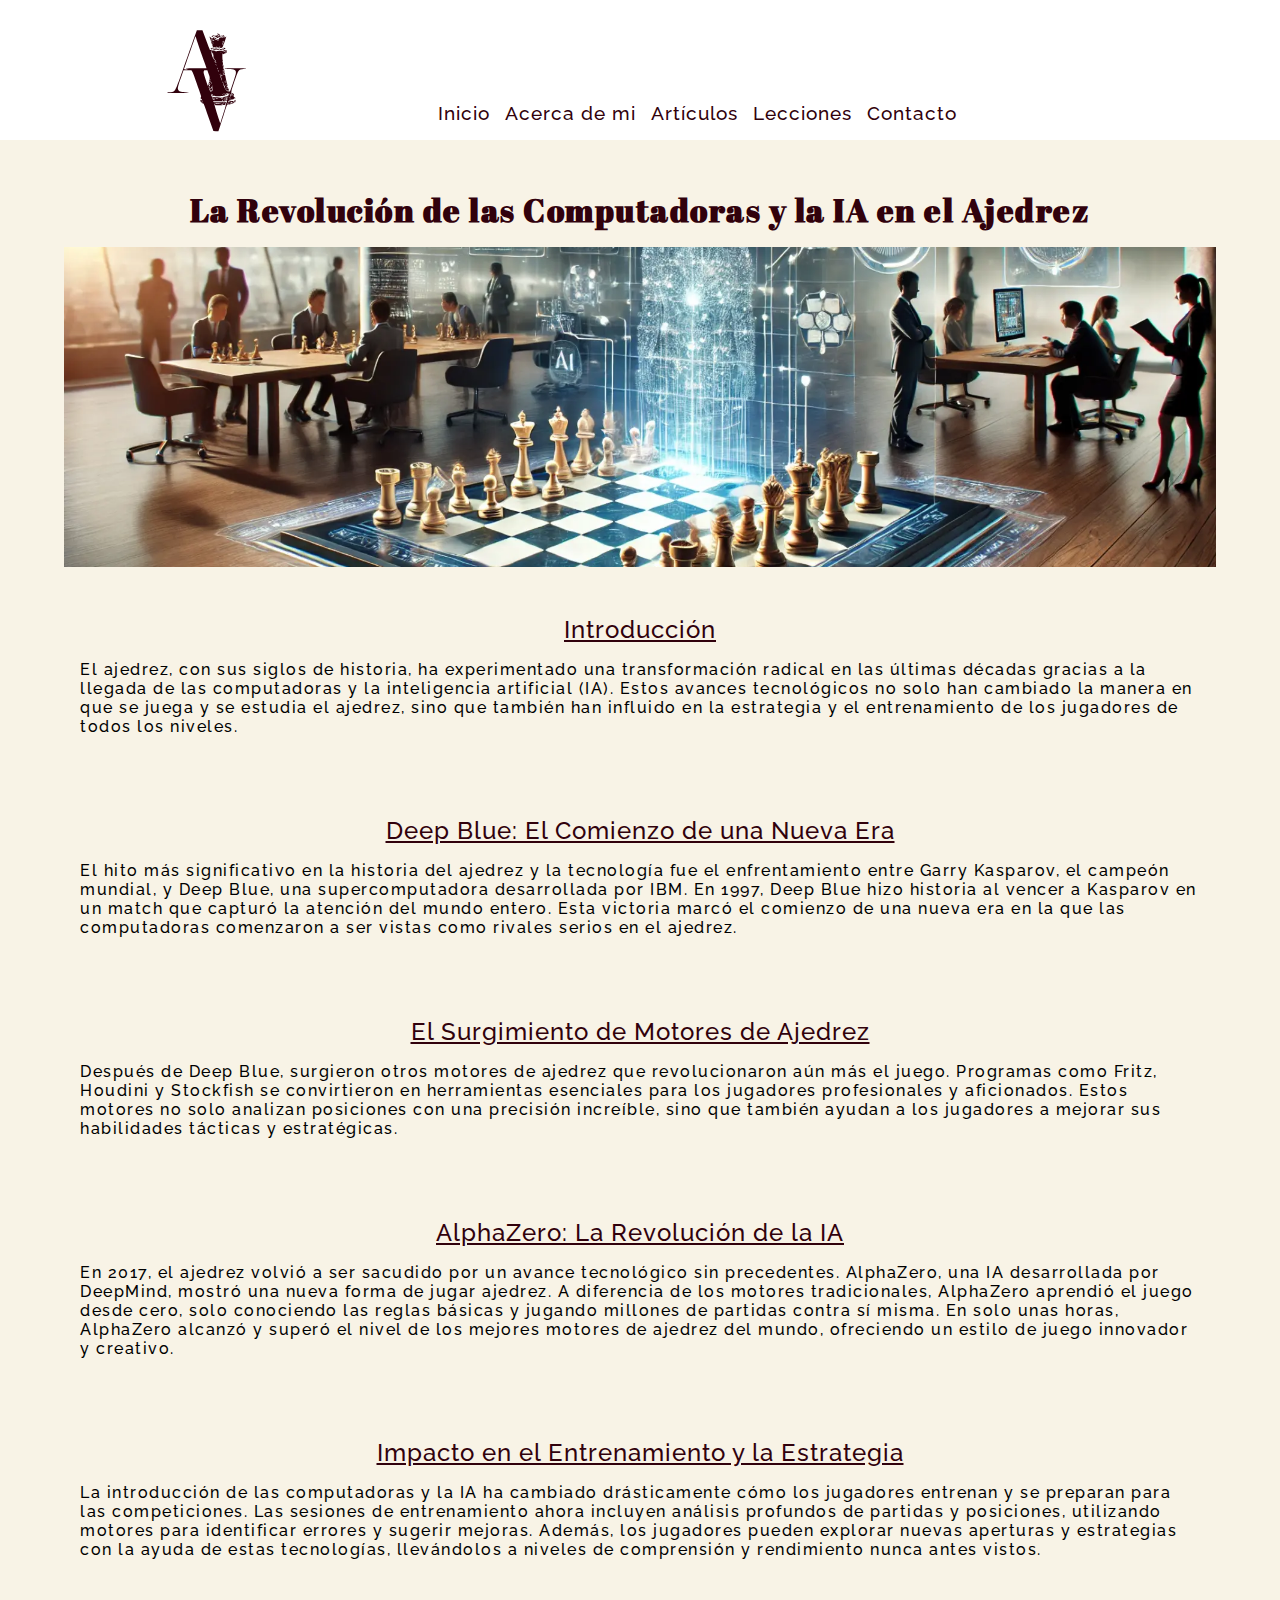
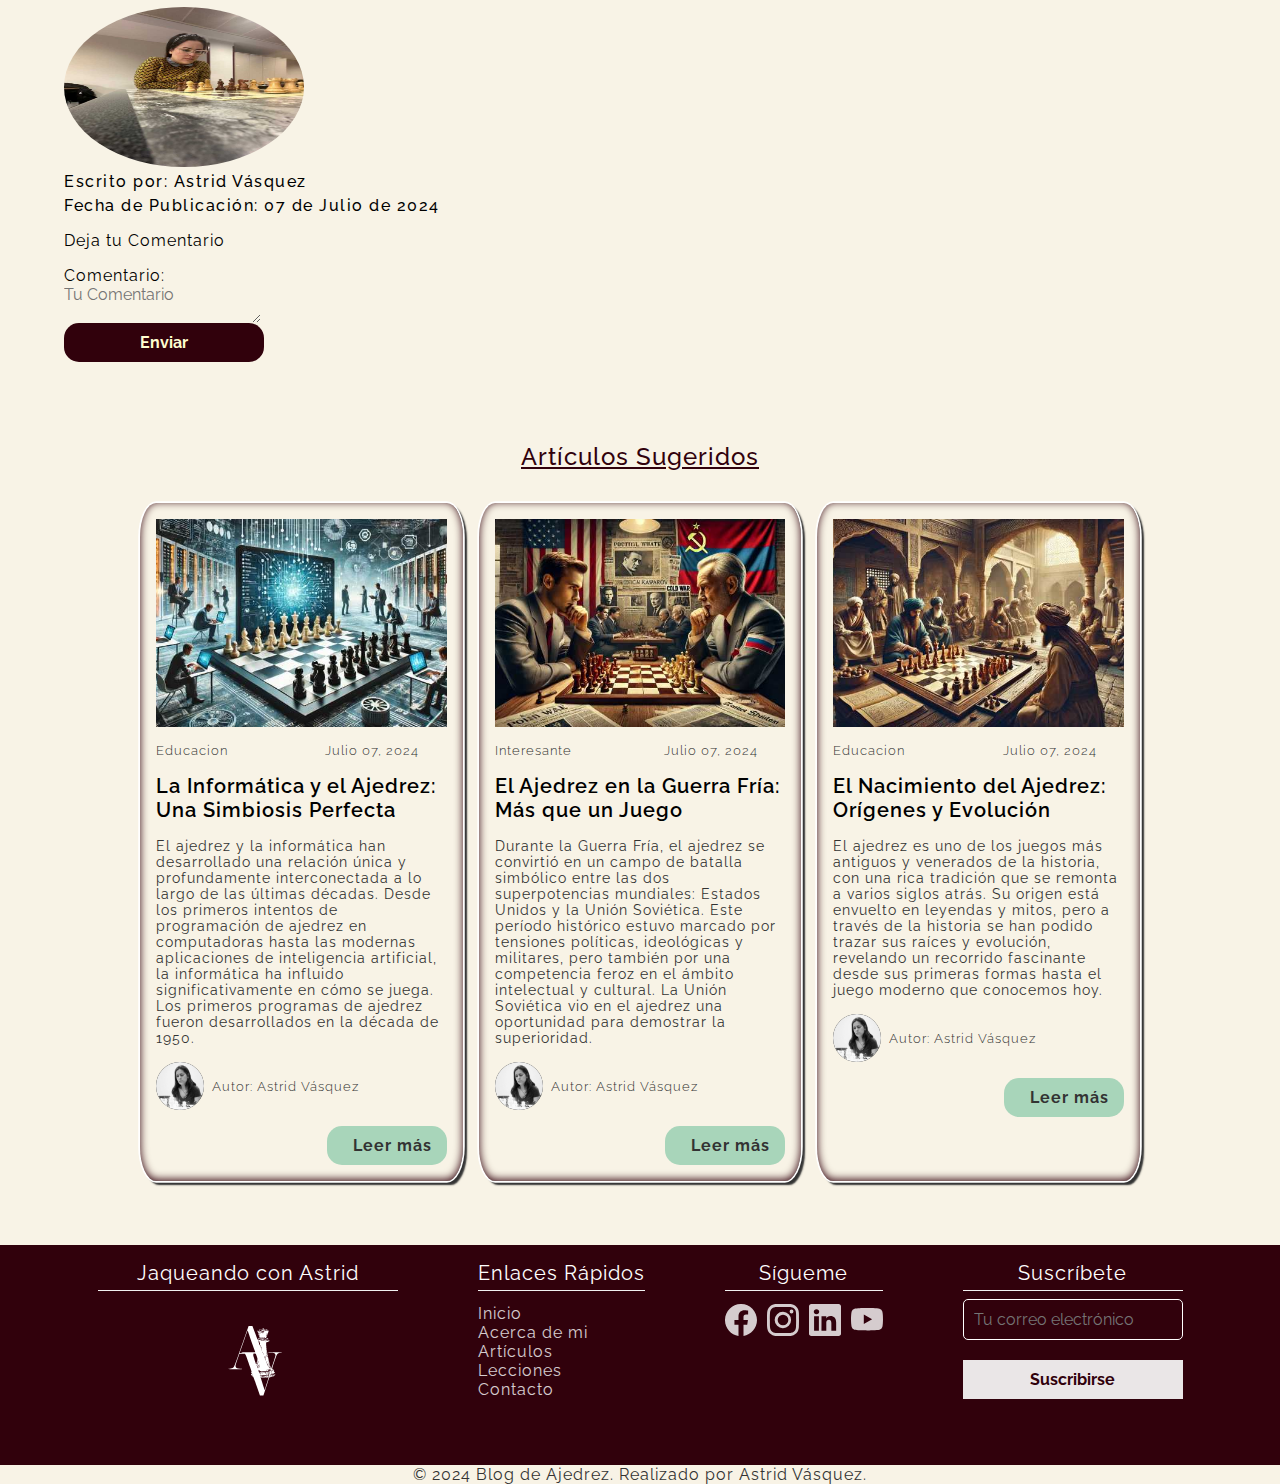
<file: post/Inteligenciaartificial.html>
<!-- Este documento html contiene una entrada de blog del sitio web.
     Estructura general:
    -Encabezado
    -Barra de navegación
    -Contenido principal 
    - Article (Entrada del blog)
        - Header (Encabezado de la entrada)
        - Section (Secciones de la entrada)
        - Footer (Pie de página de la entrada)
    -Aside (Barra lateral con artículos sugeridos)
    -Pie de página. -->
<!DOCTYPE html>
<html lang="es">
<head>
    <meta charset="UTF-8">
    <meta name="viewport" content="width=device-width, initial-scale=1.0">
    <!-- Primary Meta Tags -->
    <title>La Revolución de las Computadoras y la IA en el Ajedrez</title>
    <meta name="title" content="La Revolución de las Computadoras y la IA en el Ajedrez" />
    <meta name="description" content="El ajedrez, con sus siglos de historia, ha experimentado una transformación radical en las últimas décadas gracias a la llegada de las computadoras y la inteligencia artificial (IA). " />

    <!-- Open Graph / Facebook -->
    <meta property="og:type" content="website" />
    <meta property="og:url" content="https://metatags.io/" />
    <meta property="og:title" content="La Revolución de las Computadoras y la IA en el Ajedrez" />
    <meta property="og:description" content="El ajedrez, con sus siglos de historia, ha experimentado una transformación radical en las últimas décadas gracias a la llegada de las computadoras y la inteligencia artificial (IA). " />
    <meta property="og:image" content="https://metatags.io/images/meta-tags.png" />

    <!-- Twitter -->
    <meta property="twitter:card" content="summary_large_image" />
    <meta property="twitter:url" content="https://metatags.io/" />
    <meta property="twitter:title" content="La Revolución de las Computadoras y la IA en el Ajedrez" />
    <meta property="twitter:description" content="El ajedrez, con sus siglos de historia, ha experimentado una transformación radical en las últimas décadas gracias a la llegada de las computadoras y la inteligencia artificial (IA). " />
    <meta property="twitter:image" content="https://metatags.io/images/meta-tags.png" />

    <!-- Meta Tags Generated with https://metatags.io -->
    <link rel="stylesheet" href="../css/index.css">
    <script src="../js/envio.js" defer></script>
    <script src="../js/menu.js" defer></script>
</head>
<body>
<!-- Los componentes se definen con metodología suit para mantener la estructura y evitar problemas con selectores en css. -->
<!-- Cabecera de la página web con un título y un menú de navegación responsive -->
<!-- El título principal se encuentra en formato svg en codigo html para mantener la calidad de la imagen, con una clase para estilar -->
<!-- El logo se encuentra en un symbol para poder ser llamado en cualquier parte del documento html.    -->
<header class="Header">
    <h1 class="Header-h1"> 
        <a href="../index.html" class="Header-logo" title=" Ir al inicio de la pagina">
                <svg xmlns="http://www.w3.org/2000/svg" height="200">
                <symbol  class="Header-svg" id="logo" viewBox="0 0 400.000000 550.000000" preserveAspectRatio="xMidYMid meet">
                <g  transform="translate(0.000000,500.000000) scale(0.100000,-0.100000)" stroke="none">
                <path d="M1922 3883 c-55 -159 -177 -505 -271 -770 -174 -495 -207 -577 -240 -607 -29 -27 -90 -45 -148 -46 -29 0 -53 -4 -53 -10 0 -6 105 -10 295 -10 294 0 390 12 190 23 -120 7 -167 24 -185 68 -19 45 -8 96 73 324 l74 210 109 0 108 0 21 -32 c12 -17 43 -93 70 -170 26 -76 79 -225 117 -332 63 -180 67 -195 52 -212 -15 -16 -14 -19 10 -34 15 -10 26 -27 26 -39 0 -17 -2 -18 -10 -6 -5 8 -10 11 -10 6 0 -5 -7 -3 -15 4 -12 10 -15 10 -15 -1 0 -26 12 -59 22 -59 5 0 6 5 2 12 -4 7 -3 8 4 4 6 -4 9 -13 6 -21 -4 -9 3 -16 20 -21 14 -3 30 -12 36 -19 6 -7 69 -179 139 -381 l129 -369 69 -3 69 -3 53 163 c29 90 80 248 113 353 64 199 75 225 92 219 6 -2 47 7 90 19 57 16 80 27 82 40 1 11 -5 17 -19 18 -17 1 -18 2 -4 6 9 2 17 8 17 12 0 9 -62 6 -110 -4 -28 -7 -31 -10 -15 -15 17 -6 16 -7 -6 -12 -24 -4 -26 -3 -20 21 6 21 16 27 52 35 l44 9 -28 11 c-15 7 -25 15 -21 19 3 3 17 -1 30 -10 25 -16 74 -11 74 8 0 6 5 7 10 4 14 -9 12 9 -2 24 -11 10 -10 11 4 6 9 -4 19 -14 21 -23 3 -11 5 -9 6 6 1 15 -6 26 -17 28 -9 3 -22 16 -29 30 -10 22 -10 25 3 20 22 -8 8 33 -19 57 -25 21 -55 24 -38 3 8 -9 8 -16 2 -20 -16 -10 -18 26 -4 84 24 106 159 498 183 533 32 47 77 67 150 67 33 0 60 4 60 10 0 6 -103 10 -290 10 -187 0 -290 -4 -290 -10 0 -6 40 -10 101 -10 170 0 219 -30 205 -124 -10 -63 -153 -500 -165 -504 -6 -2 -11 3 -11 12 0 18 -11 26 -47 32 -23 4 -25 3 -13 -11 7 -8 21 -15 31 -15 11 0 19 -4 19 -10 0 -11 -46 4 -68 22 -19 16 5 29 40 23 27 -5 27 -4 16 22 -7 16 -20 39 -30 52 -10 13 -18 31 -18 39 0 13 3 12 15 -4 13 -17 13 -16 4 16 -20 66 -57 223 -63 265 -1 11 -10 20 -18 20 -30 0 -56 33 -49 63 5 26 5 26 11 -8 4 -27 10 -36 28 -38 15 -2 22 2 22 12 0 9 -4 16 -9 16 -6 0 -9 8 -9 18 2 46 -14 128 -27 138 -8 6 -15 17 -15 25 0 11 2 11 10 -1 8 -12 10 -12 9 5 0 11 -4 29 -9 40 -8 18 -9 18 -10 -5 -2 -17 -4 -20 -7 -8 -2 10 0 25 5 35 7 11 6 31 -3 60 -8 25 -9 40 -3 37 6 -4 7 2 3 17 -11 32 -13 189 -3 189 4 0 8 -4 8 -10 0 -5 7 -10 16 -10 8 0 13 4 9 9 -3 6 11 11 32 13 43 3 69 38 52 69 -14 26 -41 31 -85 14 -38 -15 -38 -15 -6 -10 20 3 31 1 27 -5 -7 -11 -48 -14 -58 -3 -10 10 -162 3 -165 -8 -2 -5 -8 -9 -13 -9 -6 0 -8 4 -5 9 6 9 -49 21 -96 21 -16 0 -28 5 -28 11 0 6 -6 9 -14 6 -8 -3 -19 0 -24 6 -5 7 -53 130 -107 275 l-98 262 -76 0 -77 0 -102 -287z m113 -33 c34 -107 153 -447 224 -638 17 -46 31 -85 31 -88 0 -2 -126 -4 -280 -4 -168 0 -280 -4 -280 -9 0 -6 17 -12 38 -14 22 -2 11 -4 -30 -5 -38 -1 -68 0 -68 3 0 3 65 191 144 418 79 227 149 430 156 452 15 47 12 53 65 -115z m794 -249 c16 -10 7 -47 -14 -55 -13 -5 -13 -2 1 18 14 22 14 25 -3 35 -10 6 -13 10 -8 11 6 0 16 -4 24 -9z m-405 -13 c14 -46 17 -52 24 -41 5 9 12 6 20 -8 12 -19 11 -20 -9 -14 -14 5 -19 4 -15 -4 4 -6 14 -11 22 -11 10 0 14 -14 14 -55 0 -30 4 -55 8 -55 14 0 33 -48 22 -55 -6 -4 -10 0 -10 8 0 7 -8 22 -18 33 -21 22 -47 92 -57 149 -4 22 -11 46 -17 53 -7 8 -7 12 1 12 6 0 13 -6 15 -12z m229 -5 c-13 -2 -35 -2 -50 0 -16 2 -5 4 22 4 28 0 40 -2 28 -4z m157 -1 c0 -4 -15 -8 -32 -9 -30 -1 -31 -1 -8 7 34 11 40 11 40 2z m-113 -18 c-3 -3 -12 -4 -19 -1 -8 3 -5 6 6 6 11 1 17 -2 13 -5z m-147 -246 c0 -19 -2 -20 -10 -8 -13 19 -13 30 0 30 6 0 10 -10 10 -22z m-10 -47 c-1 -10 -6 -7 -15 9 -19 33 -18 50 0 26 8 -11 15 -27 15 -35z m17 -3 c-3 -8 -6 -5 -6 6 -1 11 2 17 5 13 3 -3 4 -12 1 -19z m2 -68 c0 -10 -3 -8 -9 5 -12 27 -12 43 0 25 5 -8 9 -22 9 -30z m40 -100 c0 -10 -3 -8 -9 5 -12 27 -12 43 0 25 5 -8 9 -22 9 -30z m156 21 c3 -5 1 -12 -5 -16 -5 -3 -10 1 -10 9 0 18 6 21 15 7z m11 -74 c2 -34 0 -37 -6 -17 -11 33 -12 60 -2 60 4 0 8 -19 8 -43z m-137 -17 c0 -9 -6 -4 -14 10 -19 33 -19 49 0 24 8 -10 14 -26 14 -34z m-283 -55 c40 -106 40 -111 14 -224 -24 -102 -29 -115 -35 -109 -12 12 -115 331 -115 355 0 64 9 74 57 71 l45 -3 34 -90z m391 63 c-3 -7 -5 -2 -5 12 0 14 2 19 5 13 2 -7 2 -19 0 -25z m-50 -80 c-3 -8 -6 -5 -6 6 -1 11 2 17 5 13 3 -3 4 -12 1 -19z m-17 -23 c0 -8 6 -29 14 -47 20 -50 36 -101 32 -105 -2 -2 -15 26 -29 64 -36 97 -41 117 -28 109 6 -4 11 -14 11 -21z m48 -22 c-11 -14 -28 -8 -28 8 0 6 5 7 10 4 6 -3 10 4 11 17 0 22 1 22 8 3 5 -11 4 -25 -1 -32z m-318 -114 c0 -5 -4 -9 -10 -9 -5 0 -10 7 -10 16 0 8 5 12 10 9 6 -3 10 -10 10 -16z m417 -11 c-3 -8 -6 -5 -6 6 -1 11 2 17 5 13 3 -3 4 -12 1 -19z m-387 -88 c-1 -3 -7 4 -15 14 -8 11 -15 31 -15 45 1 22 3 19 15 -14 8 -22 15 -42 15 -45z m-46 55 c-4 -8 -8 -15 -10 -15 -2 0 -4 7 -4 15 0 8 4 15 10 15 5 0 7 -7 4 -15z m421 5 c-4 -6 -1 -18 6 -26 10 -12 9 -13 -5 -8 -16 6 -21 25 -9 37 10 11 15 8 8 -3z m-45 -51 c0 -24 -17 -12 -27 19 l-11 37 19 -24 c10 -13 19 -27 19 -32z m-378 12 c5 9 6 4 2 -15 -5 -22 -4 -27 6 -21 9 6 10 3 1 -12 -5 -11 -9 -35 -7 -54 2 -19 1 -24 -1 -12 -2 12 -11 27 -19 33 -8 7 -13 22 -13 34 1 17 2 17 6 4 2 -10 9 -18 14 -18 6 0 7 10 3 23 -9 29 -12 44 -6 33 2 -4 9 -2 14 5z m455 -13 c-3 -8 -6 -5 -6 6 -1 11 2 17 5 13 3 -3 4 -12 1 -19z m-10 -55 c-3 -10 -5 -4 -5 12 0 17 2 24 5 18 2 -7 2 -21 0 -30z m20 15 c-3 -8 -6 -5 -6 6 -1 11 2 17 5 13 3 -3 4 -12 1 -19z m-71 -20 c7 -32 7 -32 16 -9 4 13 11 22 14 19 2 -3 -1 -18 -8 -32 -9 -22 -9 -29 1 -36 8 -4 10 -13 6 -20 -4 -7 -16 11 -31 47 -28 67 -27 63 -15 63 5 0 13 -15 17 -32z m-313 -108 c-8 -30 -22 -45 -50 -54 -19 -6 -24 0 -42 48 -11 30 -22 65 -24 78 -2 13 -2 17 0 11 3 -7 8 -13 13 -13 4 0 7 -6 7 -12 -1 -33 17 -78 32 -78 13 0 13 -2 2 -9 -7 -5 -9 -11 -4 -14 5 -3 19 3 32 12 26 20 30 46 19 121 -6 41 -6 40 7 -10 8 -30 11 -66 8 -80z m374 68 c-3 -8 -6 -5 -6 6 -1 11 2 17 5 13 3 -3 4 -12 1 -19z m-398 -35 c-1 -28 -4 -37 -6 -23 -3 14 -8 29 -13 34 -7 7 7 34 18 36 1 0 1 -21 1 -47z m421 2 c17 -21 5 -31 -15 -12 -8 9 -15 18 -15 21 0 11 18 6 30 -9z m-450 -14 c0 -6 -4 -13 -10 -16 -5 -3 -10 1 -10 9 0 9 5 16 10 16 6 0 10 -4 10 -9z m426 -28 c-7 -7 -26 7 -26 19 0 6 6 6 15 -2 9 -7 13 -15 11 -17z m81 -105 c8 -14 -18 -58 -34 -58 -8 0 -12 -3 -10 -7 3 -5 -5 -9 -16 -9 -32 -3 -110 -24 -122 -33 -5 -5 -48 -11 -95 -14 l-85 -6 80 12 80 12 -131 0 c-147 1 -160 5 -166 60 -5 43 7 46 16 5 3 -16 10 -30 16 -30 13 0 13 17 0 25 -12 8 -13 25 -1 25 5 0 12 -11 15 -24 7 -29 37 -35 161 -30 50 2 97 4 106 5 9 0 34 7 55 14 29 11 33 14 16 15 -13 0 -21 4 -17 9 3 6 17 6 36 -1 16 -6 33 -8 36 -4 4 3 0 6 -8 6 -11 0 -11 2 1 10 20 13 33 13 25 0 -10 -16 11 -12 25 5 11 13 8 14 -16 11 -16 -3 -39 -8 -51 -11 -13 -4 -23 -4 -23 -1 0 20 95 32 107 14z m-129 -5 c-10 -2 -26 -2 -35 0 -10 3 -2 5 17 5 19 0 27 -2 18 -5z m232 -26 c0 -5 -4 -5 -10 -2 -5 3 -10 14 -10 23 0 15 2 15 10 2 5 -8 10 -19 10 -23z m-45 3 c14 0 29 -29 20 -38 -3 -3 -5 -1 -5 5 0 6 -7 14 -16 17 -12 5 -15 2 -10 -9 3 -9 2 -14 -3 -11 -4 3 -14 -13 -20 -35 -7 -23 -14 -39 -17 -37 -2 3 3 24 11 48 8 23 15 52 16 64 0 11 3 15 6 9 2 -7 11 -13 18 -13z m-229 -5 c9 -8 11 -15 6 -15 -5 0 -15 7 -22 15 -7 8 -9 15 -6 15 4 0 14 -7 22 -15z m144 -65 c0 -5 -5 -10 -11 -10 -5 0 -7 5 -4 10 3 6 8 10 11 10 2 0 4 -4 4 -10z m-77 -7 c-7 -2 -21 -2 -30 0 -10 3 -4 5 12 5 17 0 24 -2 18 -5z m-337 -12 c-18 -7 -18 -8 -2 -14 9 -4 14 -11 11 -17 -3 -5 1 -10 9 -10 9 0 16 -4 16 -10 0 -5 -7 -10 -15 -10 -8 0 -15 5 -15 11 0 5 -4 7 -10 4 -5 -3 -10 -2 -10 4 0 5 6 12 13 14 7 4 6 6 -4 6 -9 1 -19 8 -23 16 -4 11 2 15 22 14 23 0 24 -2 8 -8z m392 -4 c9 -11 3 -13 -31 -11 -78 5 -82 7 -32 14 28 4 51 8 51 8 1 1 6 -4 12 -11z m-343 -7 c-3 -5 -11 -10 -16 -10 -6 0 -7 5 -4 10 3 6 11 10 16 10 6 0 7 -4 4 -10z m213 -19 c3 -10 -2 -11 -19 -6 -39 12 -48 27 -15 23 16 -2 31 -9 34 -17z m-139 5 c-12 -10 -59 -15 -59 -6 0 5 14 10 32 10 17 0 29 -2 27 -4z m188 -2 c-3 -3 -12 -4 -19 -1 -8 3 -5 6 6 6 11 1 17 -2 13 -5z m73 -4 c8 -5 11 -12 7 -17 -5 -4 -12 -1 -17 7 -8 13 -10 12 -10 -2 0 -9 6 -18 13 -21 6 -2 1 -5 -13 -5 -14 0 -36 -2 -50 -5 -14 -2 -16 -2 -5 1 15 5 9 8 -20 13 -38 6 -38 6 9 4 40 -2 49 1 53 16 6 21 11 23 33 9z m77 -26 c-3 -3 -12 -4 -19 -1 -8 3 -5 6 6 6 11 1 17 -2 13 -5z m-414 -21 c-7 -2 -21 -2 -30 0 -10 3 -4 5 12 5 17 0 24 -2 18 -5z m222 -3 c-3 -5 -10 -10 -16 -10 -5 0 -9 5 -9 10 0 6 7 10 16 10 8 0 12 -4 9 -10z m107 -5 c3 -3 -3 -22 -13 -43 -11 -20 -19 -49 -19 -65 0 -15 -18 -83 -39 -150 -22 -67 -56 -176 -77 -242 l-37 -120 -18 55 c-94 296 -138 441 -143 475 -5 39 2 31 19 -20 5 -16 8 -17 15 -5 6 8 10 11 10 5 0 -6 41 -9 108 -8 144 2 148 3 150 32 1 13 7 30 13 38 7 7 8 17 4 21 -4 4 -10 1 -12 -5 -3 -7 -9 -13 -14 -13 -6 0 -7 5 -4 10 7 11 -28 14 -38 3 -4 -4 -65 -7 -135 -8 -114 -1 -152 5 -152 24 0 3 74 5 164 5 90 -1 170 2 177 7 16 10 33 11 41 4z m-666 -30 c1 -8 -2 -15 -7 -15 -5 0 -9 10 -9 22 0 23 12 17 16 -7z m799 -5 c-4 -6 6 -11 22 -11 27 -2 27 -2 3 -6 -14 -3 -29 -9 -34 -14 -6 -5 -24 -9 -40 -8 l-31 1 33 8 c18 4 36 11 40 15 4 3 -7 4 -23 0 l-30 -7 25 15 c30 18 43 21 35 7z m-205 -20 c0 -5 -12 -10 -27 -9 -25 0 -26 1 -8 9 27 12 35 12 35 0z m-140 -10 l-85 -6 75 -5 75 -5 -77 -2 c-50 -1 -78 2 -78 9 0 5 -4 8 -9 4 -5 -3 -12 -1 -16 5 -4 7 29 9 97 8 l103 -2 -85 -6z m257 -26 c-9 -9 -27 6 -27 22 0 13 2 13 16 -1 9 -9 14 -18 11 -21z m-165 -6 c-19 -5 -39 -7 -45 -4 -7 2 -2 5 11 5 12 1 22 5 22 10 0 5 10 6 23 3 20 -5 19 -7 -11 -14z"/>
                <path d="M2580 4069 c0 -6 9 -13 20 -16 20 -5 20 -6 3 -18 -26 -18 -84 -24 -111 -12 -18 8 -27 6 -47 -13 -14 -13 -22 -26 -19 -29 3 -3 9 1 14 9 8 12 10 12 10 1 0 -11 3 -11 15 -1 8 7 12 16 9 21 -3 5 -2 9 1 9 11 0 90 -42 107 -58 16 -13 21 -12 55 11 55 37 113 51 132 32 10 -9 11 -15 4 -15 -7 0 -14 4 -17 9 -3 5 -15 7 -26 4 -20 -5 -19 -17 1 -19 5 -1 14 -2 19 -3 6 0 10 -4 10 -8 0 -5 -19 -8 -42 -7 -64 2 -89 -11 -84 -40 3 -19 1 -23 -11 -19 -12 5 -12 7 -1 14 19 13 3 11 -27 -3 -14 -6 -25 -15 -25 -20 0 -13 18 -9 23 5 3 9 8 8 20 -3 15 -14 13 -15 -15 -15 -17 0 -33 6 -35 13 -3 6 -13 12 -23 12 -22 0 -29 10 -32 43 -2 22 -5 24 -25 14 -13 -6 -23 -14 -23 -19 0 -15 -21 -8 -56 18 l-35 27 11 -29 c6 -16 13 -36 17 -44 3 -8 7 -22 8 -30 5 -30 57 -175 67 -187 6 -7 16 -13 22 -13 7 0 6 3 -2 8 -8 6 0 9 20 9 18 0 44 3 58 7 21 5 22 5 5 -3 -16 -8 -11 -10 25 -10 27 0 40 3 32 7 -8 6 -2 9 18 9 17 0 26 -4 19 -8 -9 -5 -8 -8 2 -12 10 -3 10 -4 -1 -2 -9 1 -39 -1 -67 -5 -29 -3 -50 -2 -47 2 6 10 -47 -1 -59 -12 -5 -4 13 -10 40 -13 26 -3 50 -1 51 4 2 5 13 9 23 9 11 0 17 -4 14 -10 -3 -5 1 -10 9 -10 9 0 13 6 10 13 -3 10 5 12 30 9 26 -3 39 1 52 16 14 17 58 137 99 272 l8 24 -28 -18 c-26 -17 -27 -17 -21 2 8 23 -29 73 -41 56 -5 -6 -25 -14 -45 -18 -33 -6 -38 -4 -38 12 0 10 -8 26 -18 35 -21 19 -62 23 -62 6z m37 -5 c-3 -3 -12 -4 -19 -1 -8 3 -5 6 6 6 11 1 17 -2 13 -5z m30 -34 c-1 -13 -6 -19 -15 -15 -8 3 -20 -3 -27 -12 -8 -10 -16 -15 -19 -12 -10 9 34 50 46 43 8 -5 9 -1 5 10 -4 9 -3 15 2 11 6 -3 9 -14 8 -25z m-17 -45 c-7 -9 -15 -13 -19 -10 -3 3 1 10 9 15 21 14 24 12 10 -5z m-181 -74 c0 -10 -2 -11 -6 -3 -2 6 -11 12 -19 12 -8 0 -14 4 -14 9 0 5 9 7 20 4 11 -3 20 -13 19 -22z m52 -18 c12 -15 12 -16 -3 -10 -10 3 -18 2 -18 -4 0 -6 -4 -8 -9 -5 -5 4 -12 0 -14 -6 -3 -8 -6 -6 -6 5 -1 9 6 17 15 17 8 0 12 5 9 10 -10 17 12 11 26 -7z m-65 -18 c10 -26 -1 -35 -13 -10 -6 14 -7 25 -2 25 5 0 12 -7 15 -15z m334 -25 c0 -16 -4 -30 -9 -30 -4 0 -8 13 -7 30 1 39 16 39 16 0z m-40 -17 c-11 -17 -11 -17 -6 0 3 10 6 24 7 30 0 9 2 9 5 0 3 -7 0 -20 -6 -30z m-251 -28 c0 -5 -4 -3 -9 5 -5 8 -9 22 -9 30 0 16 17 -16 18 -35z m-10 -44 c0 -14 -1 -14 -6 -1 -3 8 -10 24 -15 35 -9 20 -9 20 6 1 9 -11 16 -27 15 -35z m281 32 c0 -10 -5 -25 -10 -33 -8 -11 -9 -7 -4 15 4 23 3 26 -5 15 -6 -8 -11 -10 -11 -4 0 6 3 14 7 17 12 12 23 7 23 -10z"/>
                <path d="M2690 3980 c0 -5 5 -10 10 -10 6 0 10 5 10 10 0 6 -4 10 -10 10 -5 0 -10 -4 -10 -10z"/>
                <path d="M2522 3949 c2 -12 13 -25 25 -30 35 -13 36 5 2 30 l-31 23 4 -23z"/>
                <path d="M2417 3675 c-8 -8 -16 -13 -18 -12 -3 1 2 -4 10 -10 22 -19 33 -16 26 6 -4 14 0 21 12 24 16 4 16 5 1 6 -9 0 -23 -6 -31 -14z"/>
                <path d="M2763 3676 c10 -8 14 -17 8 -20 -5 -3 -11 -1 -13 6 -4 10 -10 10 -32 0 -15 -6 -35 -12 -46 -12 -10 0 -21 -6 -23 -12 -4 -9 -8 -9 -14 -3 -12 14 -76 16 -85 2 -6 -9 -10 -9 -15 -1 -7 11 -74 34 -97 34 -5 0 -3 -7 4 -15 7 -8 18 -14 24 -14 6 1 22 -3 36 -8 35 -15 196 -9 215 7 9 7 18 10 22 6 3 -3 0 -6 -7 -6 -7 0 -11 -2 -8 -5 3 -3 18 0 34 6 16 7 32 12 37 11 15 -4 6 18 -12 28 -29 15 -50 12 -28 -4z"/>
                <path d="M3073 2244 c-5 -13 -7 -13 -15 -2 -5 8 -7 0 -6 -24 3 -56 28 -46 35 14 3 31 -4 37 -14 12z"/>
                </g>
            </symbol>
            <use href="#logo" x="0" width="200" fill="#31010c"></use>
            </svg> 
            
        </a>
    </h1>
    <!-- El menú de navegación integra un botón, que se mantendra oculto hasta cambiar de resolucion de pantalla. -->

    <nav class="Header-nav">
    <button class="Header-boton">
        <span class="Header-span"></span>
        <span class="Header-span"></span>
        <span class="Header-span"></span>
    </button> 
        <ul class="Header-ul">
            <li class="Header-li">
                <a href="../index.html" class="Header-a" title="Ir al inicio del Portal">Inicio</a>
            </li>
            <li class="Header-li">
                <a href="../about.html" class="Header-a" title="Conocer sobre mi">Acerca de mi</a>
            </li>
            <li class="Header-li">
                <a href="../article.html" class="Header-a" title=" Conoce el perfil del entrenador">Artículos</a>
            </li>
            <li class="Header-li">
                <a href="../lessons.html" class="Header-a" title="Conocer las lecciones">Lecciones</a>
            </li>
            <li class="Header-li">
                <a href="../contacto.html" class="Header-a" title="Ir a contactarme">Contacto</a>
            </li>
        </ul>
    </nav>

</header>
<main class="Main">
    <article class="Post">
        <header class="Post-header">
            <h2 class="Post-title">La Revolución de las Computadoras y la IA en el Ajedrez</h2>
        </header>
        <picture class="Post-picture">
            <source srcset="../assets/ArtificialIntelegence-large.webp" media="(min-width: 800px)" type="image/webp">
            <source srcset="../assets/ArtificialIntelegence-large.jpg" media="(min-width: 800px)" type="image/jpeg">
            <source srcset="../assets/ArtificialIntelegence-medium.webp" media="(min-width: 400px)" type="image/webp">
            <source srcset="../assets/ArtificialIntelegence-medium.jpg" media="(min-width: 400px)" type="image/jpeg">
            <img src="../assets/ArtificialIntelegence-default.jpg" alt="Imagen de una computadora jugando ajedrez" class="Post-image">
        </picture>
       
        <section class="Post-section">
            <h3 class="Post-h3">Introducción</h3>
            <p class="Post-p">El ajedrez, con sus siglos de historia, ha experimentado una transformación radical en las últimas décadas gracias a la llegada de las computadoras y la inteligencia artificial (IA). Estos avances tecnológicos no solo han cambiado la manera en que se juega y se estudia el ajedrez, sino que también han influido en la estrategia y el entrenamiento de los jugadores de todos los niveles.</p>
        </section>
    
        <section class="Post-section">
            <h3 class="Post-h3">Deep Blue: El Comienzo de una Nueva Era</h3>
            <p class="Post-p">El hito más significativo en la historia del ajedrez y la tecnología fue el enfrentamiento entre Garry Kasparov, el campeón mundial, y Deep Blue, una supercomputadora desarrollada por IBM. En 1997, Deep Blue hizo historia al vencer a Kasparov en un match que capturó la atención del mundo entero. Esta victoria marcó el comienzo de una nueva era en la que las computadoras comenzaron a ser vistas como rivales serios en el ajedrez.</p>
        </section>
    
        <section class="Post-section">
            <h3 class="Post-h3">El Surgimiento de Motores de Ajedrez</h3>
            <p class="Post-p">Después de Deep Blue, surgieron otros motores de ajedrez que revolucionaron aún más el juego. Programas como Fritz, Houdini y Stockfish se convirtieron en herramientas esenciales para los jugadores profesionales y aficionados. Estos motores no solo analizan posiciones con una precisión increíble, sino que también ayudan a los jugadores a mejorar sus habilidades tácticas y estratégicas.</p>
        </section>
    
        <section class="Post-section">
            <h3 class="Post-h3">AlphaZero: La Revolución de la IA</h3>
            <p class="Post-p">En 2017, el ajedrez volvió a ser sacudido por un avance tecnológico sin precedentes. AlphaZero, una IA desarrollada por DeepMind, mostró una nueva forma de jugar ajedrez. A diferencia de los motores tradicionales, AlphaZero aprendió el juego desde cero, solo conociendo las reglas básicas y jugando millones de partidas contra sí misma. En solo unas horas, AlphaZero alcanzó y superó el nivel de los mejores motores de ajedrez del mundo, ofreciendo un estilo de juego innovador y creativo.</p>
        </section>
    
        <section class="Post-section">
            <h3 class="Post-h3">Impacto en el Entrenamiento y la Estrategia</h3>
            <p class="Post-p">La introducción de las computadoras y la IA ha cambiado drásticamente cómo los jugadores entrenan y se preparan para las competiciones. Las sesiones de entrenamiento ahora incluyen análisis profundos de partidas y posiciones, utilizando motores para identificar errores y sugerir mejoras. Además, los jugadores pueden explorar nuevas aperturas y estrategias con la ayuda de estas tecnologías, llevándolos a niveles de comprensión y rendimiento nunca antes vistos.</p>
        </section>
    
<!-- Footer del article con la información del autor y la fecha de publicación. -->
<footer class="Post-footer">
    <img src="../assets/astridjugando-default.jpg" alt="FotoAutora" class="Post-foto" title="Autor del blog" loading="lazy">
    <p class="Post-p">Escrito por: <span class="Post-span">Astrid Vásquez</span></p>
    <p class="Post-p">Fecha de Publicación: <span class="Post-span">07 de Julio de 2024</span></p>  
</footer>
<section class="Comment-section">
    <h4 class="Comment-h4">Deja tu Comentario</h4>
    <form class="Comment-form" action="post">
        <label for="mensaje" class="Comment-label">Comentario:</label>
        <textarea name="mensaje" id="mensaje" class="Comment-textarea" placeholder="Tu Comentario" required></textarea>
        <button type="submit" class="Comment-button">Enviar</button>
    </form>
</section>
</article>
</main>

<aside class="Post-aside">
    <section class="Post-sugerido">
        <h3 class="Post-h3 Post-h3--center">Artículos Sugeridos</h3>
        <div class="Post-wrapper">
            <article class="Article-item Article-item--post">
                <h4 class="Articles-h4">La Informática y el Ajedrez: Una Simbiosis Perfecta</h4>
                <p class="Articles-p">El ajedrez y la informática han desarrollado una relación única y profundamente interconectada a lo largo de las últimas décadas. Desde los primeros intentos de programación de ajedrez en computadoras hasta las modernas aplicaciones de inteligencia artificial, la informática ha influido significativamente en cómo se juega. Los primeros programas de ajedrez fueron desarrollados en la década de 1950.</p>
                <img src="../assets/Informatica-default.jpg" alt="imagen6" class="Articles-img" title="imagen" loading="lazy">
                <div class="Articles-span">
                    <span class="Articles-info"> Educacion</span>
                    <span class="Articles-info"> Julio 07, 2024</span>
                </div>
                <div class="Articles-autor">
                    <img src="../assets/image1.jpg" alt="FotoAutor" class="Articles-foto" title="Autor del blog" loading="lazy">
                    <span class="Articles-info"> Autor: Astrid Vásquez</span>
                </div>
                <footer class="Articles-footer">
                    <a href="../post/informatica.html" class="Articles-link" title="Ver el artículo">Leer más</a>
                </footer>
            </article>
            <article class="Article-item Post-article">
                <h4 class="Articles-h4">El Ajedrez en la Guerra Fría: Más que un Juego</h4>
                <p class="Articles-p">Durante la Guerra Fría, el ajedrez se convirtió en un campo de batalla simbólico entre las dos superpotencias mundiales: Estados Unidos y la Unión Soviética. Este período histórico estuvo marcado por tensiones políticas, ideológicas y militares, pero también por una competencia feroz en el ámbito intelectual y cultural. La Unión Soviética vio en el ajedrez una oportunidad para demostrar la superioridad.</p>
                <img src="../assets/coldwar-default.jpg" alt="imagen9" class="Articles-img" title="imagen" loading="lazy">
                <div class="Articles-span">
                    <span class="Articles-info"> Interesante</span>
                    <span class="Articles-info"> Julio 07, 2024</span>
                </div>
                <div class="Articles-autor">
                    <img src="../assets/image1.jpg" alt="FotoAutor" class="Articles-foto" title="Autor del blog" loading="lazy">
                    <span class="Articles-info"> Autor: Astrid Vásquez</span>
                </div>
                <footer class="Articles-footer">
                    <a href="../post/ajedrez&guerra.html" class="Articles-link" title="Ver el artículo">Leer más</a>
                </footer>
            </article>
            <article class="Article-item Post-article">
                <h4 class="Articles-h4">El Nacimiento del Ajedrez: Orígenes y Evolución</h4>
                <p class="Articles-p">El ajedrez es uno de los juegos más antiguos y venerados de la historia, con una rica tradición que se remonta a varios siglos atrás. 
                    Su origen está envuelto en leyendas y mitos, pero a través de la historia se han podido trazar sus raíces y evolución, revelando un recorrido fascinante desde sus primeras formas hasta el juego moderno que conocemos hoy.</p>
                <img src="../assets/origins-defaul.jpg" alt="imagen5" class="Articles-img" title="imagen" loading="lazy">
                <div class="Articles-span">
                    <span class="Articles-info"> Educacion</span>
                    <span class="Articles-info"> Julio 07, 2024</span>
                </div>
                <div class="Articles-autor">
                    <img src="../assets/image1.jpg" alt="FotoAutor" class="Articles-foto" title="Autor del blog" loading="lazy">
                    <span class="Articles-info"> Autor: Astrid Vásquez</span>
                </div>
                <footer class="Articles-footer">
                    <a href="../post/nacimiento.html" class="Articles-link" title="Ver el artículo">Leer más</a>
                </footer>
            </article>
        </div>
    </section>
</aside>
<!-- Pie de la página web con información de contacto y enlaces a redes sociales -->
<footer class="Footer">
    <div class="Footer-container">
      <section class="Footer-section Footer-about">
        <h4 class="Footer-h"> Jaqueando con Astrid</h4>
        <svg class="Footer-svg">
            <use href="#logo" x="100" width="100" fill="#ffffff"></use>
        </svg>
        <!-- <p class= "Footer-p"> Enseñando el mundo del Ajedrez en pequeños pasos </p> -->
      </section>

      <nav class="Footer-nav">
        <h4 class="Footer-h">Enlaces Rápidos</h4>
        <ul class="Footer-list">
          <li class="Footer-li"><a href="../index.html" class="Footer-link" title="Ver el Inicio">Inicio</a></li>
          <li class="Footer-li"><a href="../about.html" class="Footer-link" title="Conocer sobre mi">Acerca de mi</a></li>
          <li class="Footer-li"><a href="../article.html" class="Footer-link" title="Ver los Artículos">Artículos</a></li>
          <li class="Footer-li"><a href="../lessons.html" class="Footer-link" title="Ver las lecciones">Lecciones</a></li>
          <li class="Footer-li"><a href="../contacto.html" class="Footer-link" title="Contactarme">Contacto</a></li>
        </ul>
      </nav>
    
      <article class=" Footer-article Redes">
        <h4 class="Footer-h">Sígueme</h4>
        <ul class="Redes-ul">
            <li class="Redes-li">
                <a href="https://www.facebook.com/Astridvasquez23/?locale=es_LA" class="Redes-a" title="Sígueme en Facebook" target="_blank" rel="noreferrer">
                    <svg xmlns="http://www.w3.org/2000/svg" width="16" height="16" fill="currentColor" class="Redes-svg" viewBox="0 0 16 16">
                        <path d="M16 8.049c0-4.446-3.582-8.05-8-8.05C3.58 0-.002 3.603-.002 8.05c0 4.017 2.926 7.347 6.75 7.951v-5.625h-2.03V8.05H6.75V6.275c0-2.017 1.195-3.131 3.022-3.131.876 0 1.791.157 1.791.157v1.98h-1.009c-.993 0-1.303.621-1.303 1.258v1.51h2.218l-.354 2.326H9.25V16c3.824-.604 6.75-3.934 6.75-7.951"/>
                      </svg>
                </a>
            </li>
            <li class="Redes-li">
                <a href="https://www.instagram.com/be_brainchess/" class="Redes-a" title=" Sígueme en Instagram" target="_blank" rel="noreferrer">
                    <svg xmlns="http://www.w3.org/2000/svg" width="16" height="16" fill="currentColor" class="Redes-svg" viewBox="0 0 16 16">
                        <path d="M8 0C5.829 0 5.556.01 4.703.048 3.85.088 3.269.222 2.76.42a3.9 3.9 0 0 0-1.417.923A3.9 3.9 0 0 0 .42 2.76C.222 3.268.087 3.85.048 4.7.01 5.555 0 5.827 0 8.001c0 2.172.01 2.444.048 3.297.04.852.174 1.433.372 1.942.205.526.478.972.923 1.417.444.445.89.719 1.416.923.51.198 1.09.333 1.942.372C5.555 15.99 5.827 16 8 16s2.444-.01 3.298-.048c.851-.04 1.434-.174 1.943-.372a3.9 3.9 0 0 0 1.416-.923c.445-.445.718-.891.923-1.417.197-.509.332-1.09.372-1.942C15.99 10.445 16 10.173 16 8s-.01-2.445-.048-3.299c-.04-.851-.175-1.433-.372-1.941a3.9 3.9 0 0 0-.923-1.417A3.9 3.9 0 0 0 13.24.42c-.51-.198-1.092-.333-1.943-.372C10.443.01 10.172 0 7.998 0zm-.717 1.442h.718c2.136 0 2.389.007 3.232.046.78.035 1.204.166 1.486.275.373.145.64.319.92.599s.453.546.598.92c.11.281.24.705.275 1.485.039.843.047 1.096.047 3.231s-.008 2.389-.047 3.232c-.035.78-.166 1.203-.275 1.485a2.5 2.5 0 0 1-.599.919c-.28.28-.546.453-.92.598-.28.11-.704.24-1.485.276-.843.038-1.096.047-3.232.047s-2.39-.009-3.233-.047c-.78-.036-1.203-.166-1.485-.276a2.5 2.5 0 0 1-.92-.598 2.5 2.5 0 0 1-.6-.92c-.109-.281-.24-.705-.275-1.485-.038-.843-.046-1.096-.046-3.233s.008-2.388.046-3.231c.036-.78.166-1.204.276-1.486.145-.373.319-.64.599-.92s.546-.453.92-.598c.282-.11.705-.24 1.485-.276.738-.034 1.024-.044 2.515-.045zm4.988 1.328a.96.96 0 1 0 0 1.92.96.96 0 0 0 0-1.92m-4.27 1.122a4.109 4.109 0 1 0 0 8.217 4.109 4.109 0 0 0 0-8.217m0 1.441a2.667 2.667 0 1 1 0 5.334 2.667 2.667 0 0 1 0-5.334"/>
                      </svg>
                </a>
            </li>
            <li class="Redes-li">
                <a href="https://cl.linkedin.com/in/astridvasquez2312" class="Redes-a" title="Sígueme en Linkedin" target="_blank" rel="noreferrer">
                    <svg xmlns="http://www.w3.org/2000/svg" width="16" height="16" fill="currentColor" class="Redes-svg" viewBox="0 0 16 16">
                        <path d="M0 1.146C0 .513.526 0 1.175 0h13.65C15.474 0 16 .513 16 1.146v13.708c0 .633-.526 1.146-1.175 1.146H1.175C.526 16 0 15.487 0 14.854zm4.943 12.248V6.169H2.542v7.225zm-1.2-8.212c.837 0 1.358-.554 1.358-1.248-.015-.709-.52-1.248-1.342-1.248S2.4 3.226 2.4 3.934c0 .694.521 1.248 1.327 1.248zm4.908 8.212V9.359c0-.216.016-.432.08-.586.173-.431.568-.878 1.232-.878.869 0 1.216.662 1.216 1.634v3.865h2.401V9.25c0-2.22-1.184-3.252-2.764-3.252-1.274 0-1.845.7-2.165 1.193v.025h-.016l.016-.025V6.169h-2.4c.03.678 0 7.225 0 7.225z"/>
                      </svg>
                </a>
    
            </li>
            <li class="Redes-li">
                <a href="https://www.youtube.com/channel/UCwtnMOZnZR2_Z5UXH46dAvQ" class="Redes-a" title="Sígueme en Youtube" target="_blank" rel="noreferrer">
                    <svg xmlns="http://www.w3.org/2000/svg" width="16" height="16" fill="currentColor" class="Redes-svg" viewBox="0 0 16 16">
                        <path d="M8.051 1.999h.089c.822.003 4.987.033 6.11.335a2.01 2.01 0 0 1 1.415 1.42c.101.38.172.883.22 1.402l.01.104.022.26.008.104c.065.914.073 1.77.074 1.957v.075c-.001.194-.01 1.108-.082 2.06l-.008.105-.009.104c-.05.572-.124 1.14-.235 1.558a2.01 2.01 0 0 1-1.415 1.42c-1.16.312-5.569.334-6.18.335h-.142c-.309 0-1.587-.006-2.927-.052l-.17-.006-.087-.004-.171-.007-.171-.007c-1.11-.049-2.167-.128-2.654-.26a2.01 2.01 0 0 1-1.415-1.419c-.111-.417-.185-.986-.235-1.558L.09 9.82l-.008-.104A31 31 0 0 1 0 7.68v-.123c.002-.215.01-.958.064-1.778l.007-.103.003-.052.008-.104.022-.26.01-.104c.048-.519.119-1.023.22-1.402a2.01 2.01 0 0 1 1.415-1.42c.487-.13 1.544-.21 2.654-.26l.17-.007.172-.006.086-.003.171-.007A100 100 0 0 1 7.858 2zM6.4 5.209v4.818l4.157-2.408z"/>
                      </svg>
                </a>
            </li>
        </ul>
    </article>
      <section class="Footer-section Footer-subscribe">
        <h4 class="Footer-h">Suscríbete</h4>
        <form class="Footer-form">
          <input type="email" placeholder="Tu correo electrónico" class="Footer-input" required>
          <button type="submit" class="Footer-button">Suscribirse</button>
        </form>
      </section>
    </div>
    <div class="Footer-copy">
      <p class="Footer-text">© 2024 Blog de Ajedrez. Realizado por Astrid Vásquez.</p>
    </div>
  </footer>

</body>
</html>
</file>
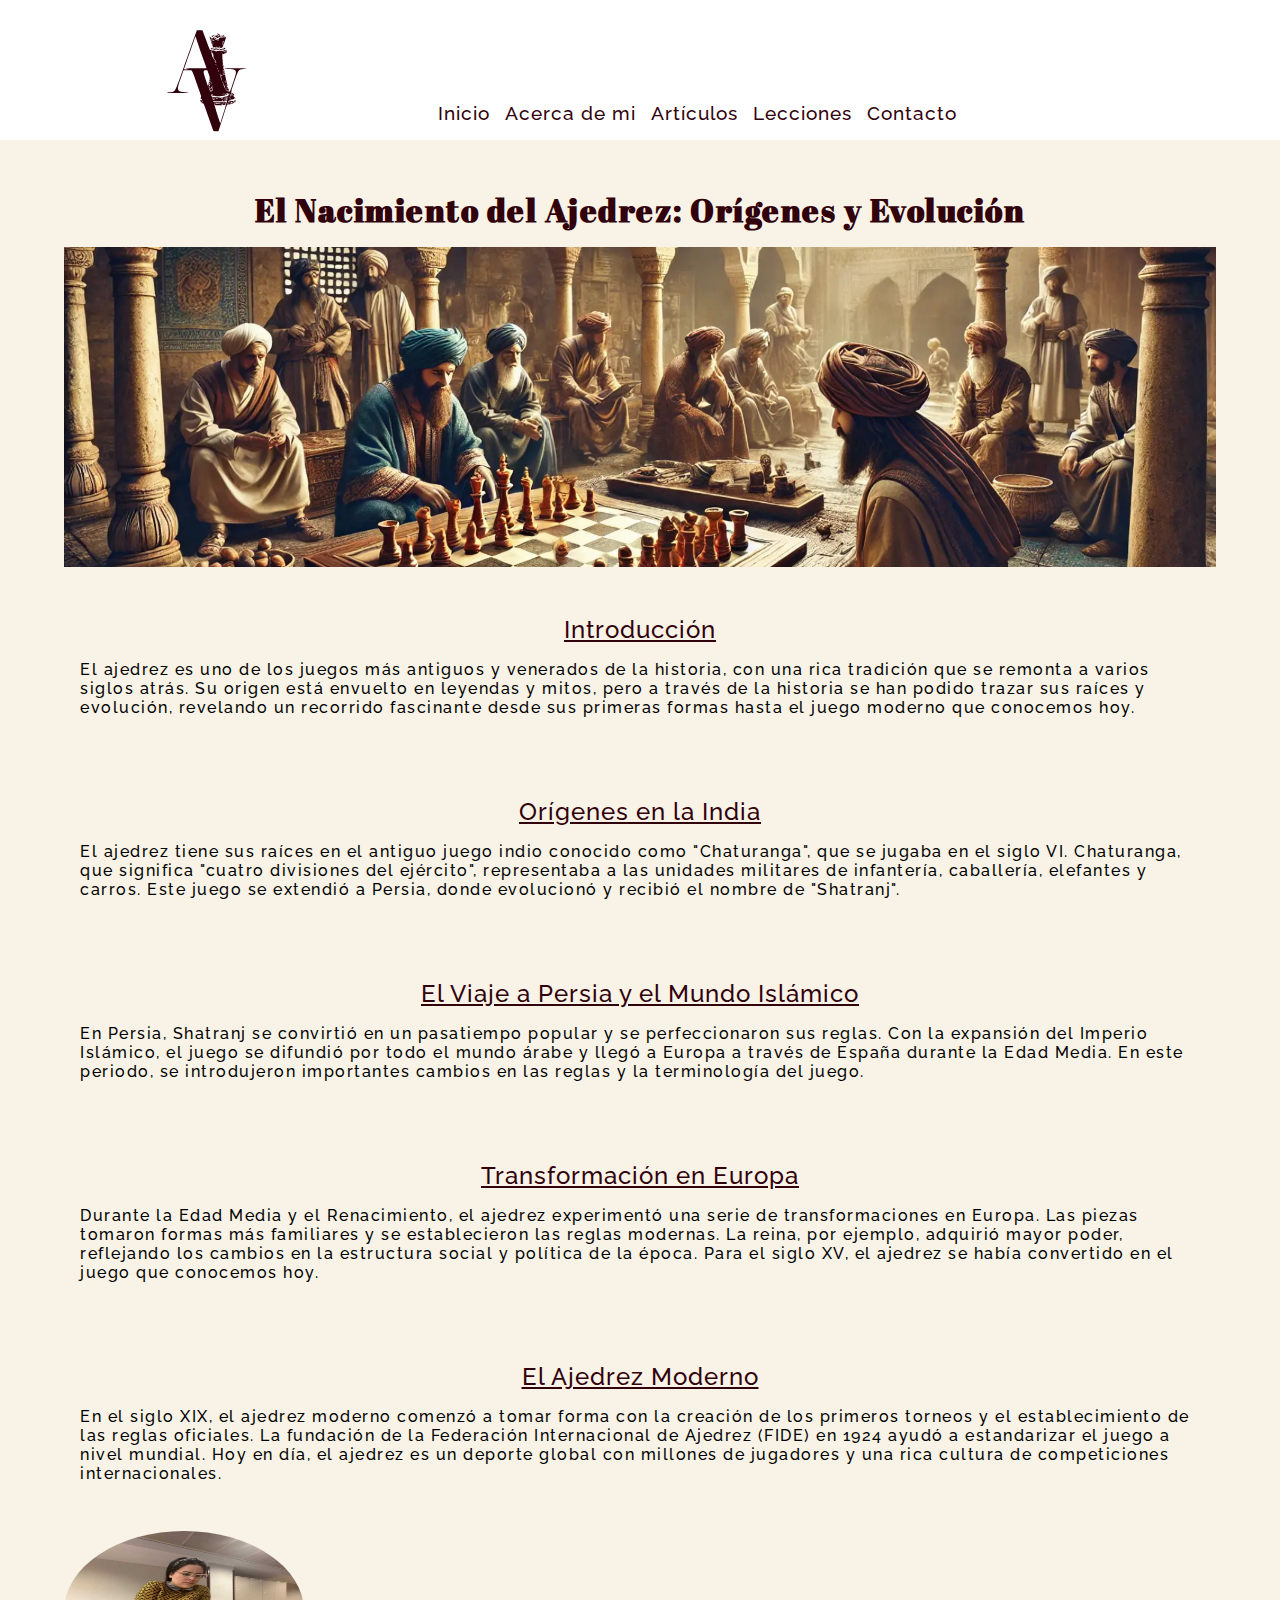
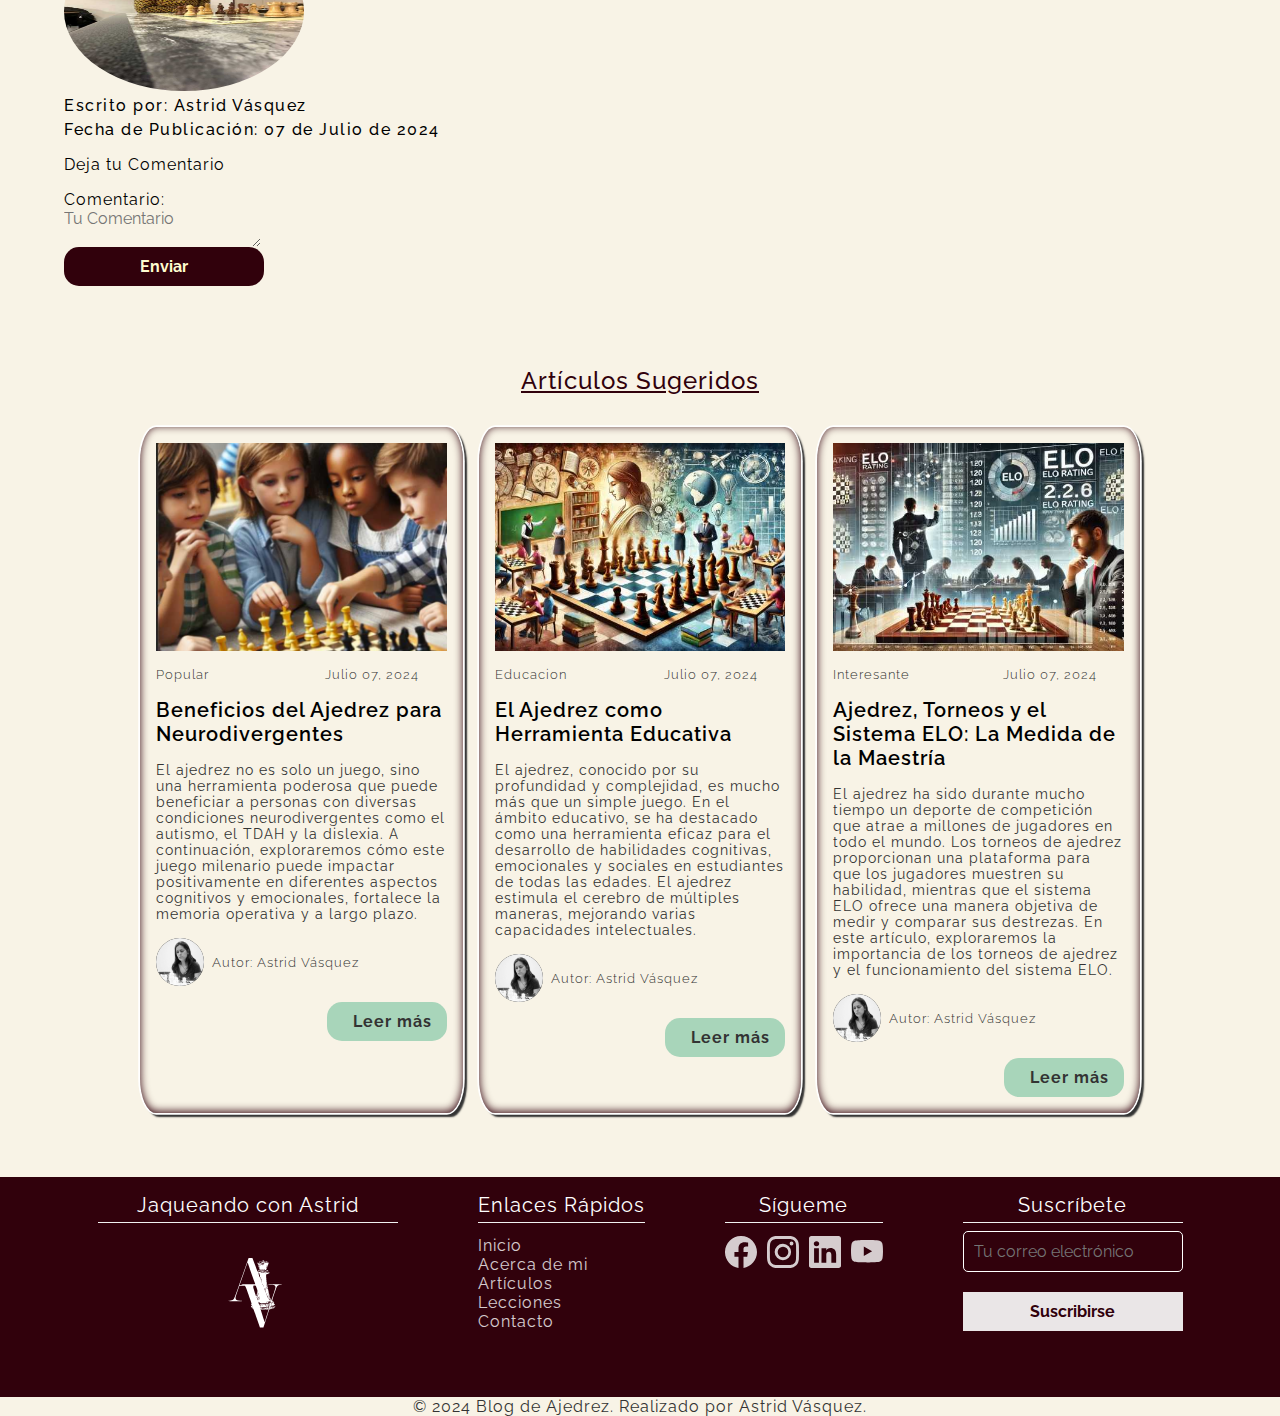
<file: post/nacimiento.html>
<!-- Este documento html contiene una entrada de blog del sitio web.
     Estructura general:
    -Encabezado
    -Barra de navegación
    -Contenido principal 
    - Article (Entrada del blog)
        - Header (Encabezado de la entrada)
        - Section (Secciones de la entrada)
        - Footer (Pie de página de la entrada)
    -Aside (Barra lateral con artículos sugeridos)
    -Pie de página. -->
<!DOCTYPE html>
<html lang="es">
<head>
    <meta charset="UTF-8">
    <meta name="viewport" content="width=device-width, initial-scale=1.0">
    <!-- Primary Meta Tags -->
    <title>El Nacimiento del Ajedrez: Orígenes y Evolución</title>
    <meta name="title" content="El Nacimiento del Ajedrez: Orígenes y Evolución" />
    <meta name="description" content="El ajedrez es uno de los juegos más antiguos y venerados de la historia, con una rica tradición que se remonta a varios siglos atrás. " />

    <!-- Open Graph / Facebook -->
    <meta property="og:type" content="website" />
    <meta property="og:url" content="https://metatags.io/" />
    <meta property="og:title" content="El Nacimiento del Ajedrez: Orígenes y Evolución" />
    <meta property="og:description" content="El ajedrez es uno de los juegos más antiguos y venerados de la historia, con una rica tradición que se remonta a varios siglos atrás. " />
    <meta property="og:image" content="https://metatags.io/images/meta-tags.png" />

    <!-- Twitter -->
    <meta property="twitter:card" content="summary_large_image" />
    <meta property="twitter:url" content="https://metatags.io/" />
    <meta property="twitter:title" content="El Nacimiento del Ajedrez: Orígenes y Evolución" />
    <meta property="twitter:description" content="El ajedrez es uno de los juegos más antiguos y venerados de la historia, con una rica tradición que se remonta a varios siglos atrás. " />
    <meta property="twitter:image" content="https://metatags.io/images/meta-tags.png" />

    <!-- Meta Tags Generated with https://metatags.io -->
    <link rel="stylesheet" href="../css/index.css">
    <script src="../js/envio.js" defer></script>
    <script src="../js/menu.js" defer></script>
</head>
<body>
<!-- Los componentes se definen con metodología suit para mantener la estructura y evitar problemas con selectores en css. -->
<!-- Cabecera de la página web con un título y un menú de navegación responsive -->
<!-- El título principal se encuentra en formato svg en codigo html para mantener la calidad de la imagen, con una clase para estilar -->
<!-- El logo se encuentra en un symbol para poder ser llamado en cualquier parte del documento html.    -->
<header class="Header">
    <h1 class="Header-h1"> 
        <a href="../index.html" class="Header-logo" title=" Ir al inicio de la pagina">
                <svg xmlns="http://www.w3.org/2000/svg" height="200">
                <symbol  class="Header-svg" id="logo" viewBox="0 0 400.000000 550.000000" preserveAspectRatio="xMidYMid meet">
                <g  transform="translate(0.000000,500.000000) scale(0.100000,-0.100000)" stroke="none">
                <path d="M1922 3883 c-55 -159 -177 -505 -271 -770 -174 -495 -207 -577 -240 -607 -29 -27 -90 -45 -148 -46 -29 0 -53 -4 -53 -10 0 -6 105 -10 295 -10 294 0 390 12 190 23 -120 7 -167 24 -185 68 -19 45 -8 96 73 324 l74 210 109 0 108 0 21 -32 c12 -17 43 -93 70 -170 26 -76 79 -225 117 -332 63 -180 67 -195 52 -212 -15 -16 -14 -19 10 -34 15 -10 26 -27 26 -39 0 -17 -2 -18 -10 -6 -5 8 -10 11 -10 6 0 -5 -7 -3 -15 4 -12 10 -15 10 -15 -1 0 -26 12 -59 22 -59 5 0 6 5 2 12 -4 7 -3 8 4 4 6 -4 9 -13 6 -21 -4 -9 3 -16 20 -21 14 -3 30 -12 36 -19 6 -7 69 -179 139 -381 l129 -369 69 -3 69 -3 53 163 c29 90 80 248 113 353 64 199 75 225 92 219 6 -2 47 7 90 19 57 16 80 27 82 40 1 11 -5 17 -19 18 -17 1 -18 2 -4 6 9 2 17 8 17 12 0 9 -62 6 -110 -4 -28 -7 -31 -10 -15 -15 17 -6 16 -7 -6 -12 -24 -4 -26 -3 -20 21 6 21 16 27 52 35 l44 9 -28 11 c-15 7 -25 15 -21 19 3 3 17 -1 30 -10 25 -16 74 -11 74 8 0 6 5 7 10 4 14 -9 12 9 -2 24 -11 10 -10 11 4 6 9 -4 19 -14 21 -23 3 -11 5 -9 6 6 1 15 -6 26 -17 28 -9 3 -22 16 -29 30 -10 22 -10 25 3 20 22 -8 8 33 -19 57 -25 21 -55 24 -38 3 8 -9 8 -16 2 -20 -16 -10 -18 26 -4 84 24 106 159 498 183 533 32 47 77 67 150 67 33 0 60 4 60 10 0 6 -103 10 -290 10 -187 0 -290 -4 -290 -10 0 -6 40 -10 101 -10 170 0 219 -30 205 -124 -10 -63 -153 -500 -165 -504 -6 -2 -11 3 -11 12 0 18 -11 26 -47 32 -23 4 -25 3 -13 -11 7 -8 21 -15 31 -15 11 0 19 -4 19 -10 0 -11 -46 4 -68 22 -19 16 5 29 40 23 27 -5 27 -4 16 22 -7 16 -20 39 -30 52 -10 13 -18 31 -18 39 0 13 3 12 15 -4 13 -17 13 -16 4 16 -20 66 -57 223 -63 265 -1 11 -10 20 -18 20 -30 0 -56 33 -49 63 5 26 5 26 11 -8 4 -27 10 -36 28 -38 15 -2 22 2 22 12 0 9 -4 16 -9 16 -6 0 -9 8 -9 18 2 46 -14 128 -27 138 -8 6 -15 17 -15 25 0 11 2 11 10 -1 8 -12 10 -12 9 5 0 11 -4 29 -9 40 -8 18 -9 18 -10 -5 -2 -17 -4 -20 -7 -8 -2 10 0 25 5 35 7 11 6 31 -3 60 -8 25 -9 40 -3 37 6 -4 7 2 3 17 -11 32 -13 189 -3 189 4 0 8 -4 8 -10 0 -5 7 -10 16 -10 8 0 13 4 9 9 -3 6 11 11 32 13 43 3 69 38 52 69 -14 26 -41 31 -85 14 -38 -15 -38 -15 -6 -10 20 3 31 1 27 -5 -7 -11 -48 -14 -58 -3 -10 10 -162 3 -165 -8 -2 -5 -8 -9 -13 -9 -6 0 -8 4 -5 9 6 9 -49 21 -96 21 -16 0 -28 5 -28 11 0 6 -6 9 -14 6 -8 -3 -19 0 -24 6 -5 7 -53 130 -107 275 l-98 262 -76 0 -77 0 -102 -287z m113 -33 c34 -107 153 -447 224 -638 17 -46 31 -85 31 -88 0 -2 -126 -4 -280 -4 -168 0 -280 -4 -280 -9 0 -6 17 -12 38 -14 22 -2 11 -4 -30 -5 -38 -1 -68 0 -68 3 0 3 65 191 144 418 79 227 149 430 156 452 15 47 12 53 65 -115z m794 -249 c16 -10 7 -47 -14 -55 -13 -5 -13 -2 1 18 14 22 14 25 -3 35 -10 6 -13 10 -8 11 6 0 16 -4 24 -9z m-405 -13 c14 -46 17 -52 24 -41 5 9 12 6 20 -8 12 -19 11 -20 -9 -14 -14 5 -19 4 -15 -4 4 -6 14 -11 22 -11 10 0 14 -14 14 -55 0 -30 4 -55 8 -55 14 0 33 -48 22 -55 -6 -4 -10 0 -10 8 0 7 -8 22 -18 33 -21 22 -47 92 -57 149 -4 22 -11 46 -17 53 -7 8 -7 12 1 12 6 0 13 -6 15 -12z m229 -5 c-13 -2 -35 -2 -50 0 -16 2 -5 4 22 4 28 0 40 -2 28 -4z m157 -1 c0 -4 -15 -8 -32 -9 -30 -1 -31 -1 -8 7 34 11 40 11 40 2z m-113 -18 c-3 -3 -12 -4 -19 -1 -8 3 -5 6 6 6 11 1 17 -2 13 -5z m-147 -246 c0 -19 -2 -20 -10 -8 -13 19 -13 30 0 30 6 0 10 -10 10 -22z m-10 -47 c-1 -10 -6 -7 -15 9 -19 33 -18 50 0 26 8 -11 15 -27 15 -35z m17 -3 c-3 -8 -6 -5 -6 6 -1 11 2 17 5 13 3 -3 4 -12 1 -19z m2 -68 c0 -10 -3 -8 -9 5 -12 27 -12 43 0 25 5 -8 9 -22 9 -30z m40 -100 c0 -10 -3 -8 -9 5 -12 27 -12 43 0 25 5 -8 9 -22 9 -30z m156 21 c3 -5 1 -12 -5 -16 -5 -3 -10 1 -10 9 0 18 6 21 15 7z m11 -74 c2 -34 0 -37 -6 -17 -11 33 -12 60 -2 60 4 0 8 -19 8 -43z m-137 -17 c0 -9 -6 -4 -14 10 -19 33 -19 49 0 24 8 -10 14 -26 14 -34z m-283 -55 c40 -106 40 -111 14 -224 -24 -102 -29 -115 -35 -109 -12 12 -115 331 -115 355 0 64 9 74 57 71 l45 -3 34 -90z m391 63 c-3 -7 -5 -2 -5 12 0 14 2 19 5 13 2 -7 2 -19 0 -25z m-50 -80 c-3 -8 -6 -5 -6 6 -1 11 2 17 5 13 3 -3 4 -12 1 -19z m-17 -23 c0 -8 6 -29 14 -47 20 -50 36 -101 32 -105 -2 -2 -15 26 -29 64 -36 97 -41 117 -28 109 6 -4 11 -14 11 -21z m48 -22 c-11 -14 -28 -8 -28 8 0 6 5 7 10 4 6 -3 10 4 11 17 0 22 1 22 8 3 5 -11 4 -25 -1 -32z m-318 -114 c0 -5 -4 -9 -10 -9 -5 0 -10 7 -10 16 0 8 5 12 10 9 6 -3 10 -10 10 -16z m417 -11 c-3 -8 -6 -5 -6 6 -1 11 2 17 5 13 3 -3 4 -12 1 -19z m-387 -88 c-1 -3 -7 4 -15 14 -8 11 -15 31 -15 45 1 22 3 19 15 -14 8 -22 15 -42 15 -45z m-46 55 c-4 -8 -8 -15 -10 -15 -2 0 -4 7 -4 15 0 8 4 15 10 15 5 0 7 -7 4 -15z m421 5 c-4 -6 -1 -18 6 -26 10 -12 9 -13 -5 -8 -16 6 -21 25 -9 37 10 11 15 8 8 -3z m-45 -51 c0 -24 -17 -12 -27 19 l-11 37 19 -24 c10 -13 19 -27 19 -32z m-378 12 c5 9 6 4 2 -15 -5 -22 -4 -27 6 -21 9 6 10 3 1 -12 -5 -11 -9 -35 -7 -54 2 -19 1 -24 -1 -12 -2 12 -11 27 -19 33 -8 7 -13 22 -13 34 1 17 2 17 6 4 2 -10 9 -18 14 -18 6 0 7 10 3 23 -9 29 -12 44 -6 33 2 -4 9 -2 14 5z m455 -13 c-3 -8 -6 -5 -6 6 -1 11 2 17 5 13 3 -3 4 -12 1 -19z m-10 -55 c-3 -10 -5 -4 -5 12 0 17 2 24 5 18 2 -7 2 -21 0 -30z m20 15 c-3 -8 -6 -5 -6 6 -1 11 2 17 5 13 3 -3 4 -12 1 -19z m-71 -20 c7 -32 7 -32 16 -9 4 13 11 22 14 19 2 -3 -1 -18 -8 -32 -9 -22 -9 -29 1 -36 8 -4 10 -13 6 -20 -4 -7 -16 11 -31 47 -28 67 -27 63 -15 63 5 0 13 -15 17 -32z m-313 -108 c-8 -30 -22 -45 -50 -54 -19 -6 -24 0 -42 48 -11 30 -22 65 -24 78 -2 13 -2 17 0 11 3 -7 8 -13 13 -13 4 0 7 -6 7 -12 -1 -33 17 -78 32 -78 13 0 13 -2 2 -9 -7 -5 -9 -11 -4 -14 5 -3 19 3 32 12 26 20 30 46 19 121 -6 41 -6 40 7 -10 8 -30 11 -66 8 -80z m374 68 c-3 -8 -6 -5 -6 6 -1 11 2 17 5 13 3 -3 4 -12 1 -19z m-398 -35 c-1 -28 -4 -37 -6 -23 -3 14 -8 29 -13 34 -7 7 7 34 18 36 1 0 1 -21 1 -47z m421 2 c17 -21 5 -31 -15 -12 -8 9 -15 18 -15 21 0 11 18 6 30 -9z m-450 -14 c0 -6 -4 -13 -10 -16 -5 -3 -10 1 -10 9 0 9 5 16 10 16 6 0 10 -4 10 -9z m426 -28 c-7 -7 -26 7 -26 19 0 6 6 6 15 -2 9 -7 13 -15 11 -17z m81 -105 c8 -14 -18 -58 -34 -58 -8 0 -12 -3 -10 -7 3 -5 -5 -9 -16 -9 -32 -3 -110 -24 -122 -33 -5 -5 -48 -11 -95 -14 l-85 -6 80 12 80 12 -131 0 c-147 1 -160 5 -166 60 -5 43 7 46 16 5 3 -16 10 -30 16 -30 13 0 13 17 0 25 -12 8 -13 25 -1 25 5 0 12 -11 15 -24 7 -29 37 -35 161 -30 50 2 97 4 106 5 9 0 34 7 55 14 29 11 33 14 16 15 -13 0 -21 4 -17 9 3 6 17 6 36 -1 16 -6 33 -8 36 -4 4 3 0 6 -8 6 -11 0 -11 2 1 10 20 13 33 13 25 0 -10 -16 11 -12 25 5 11 13 8 14 -16 11 -16 -3 -39 -8 -51 -11 -13 -4 -23 -4 -23 -1 0 20 95 32 107 14z m-129 -5 c-10 -2 -26 -2 -35 0 -10 3 -2 5 17 5 19 0 27 -2 18 -5z m232 -26 c0 -5 -4 -5 -10 -2 -5 3 -10 14 -10 23 0 15 2 15 10 2 5 -8 10 -19 10 -23z m-45 3 c14 0 29 -29 20 -38 -3 -3 -5 -1 -5 5 0 6 -7 14 -16 17 -12 5 -15 2 -10 -9 3 -9 2 -14 -3 -11 -4 3 -14 -13 -20 -35 -7 -23 -14 -39 -17 -37 -2 3 3 24 11 48 8 23 15 52 16 64 0 11 3 15 6 9 2 -7 11 -13 18 -13z m-229 -5 c9 -8 11 -15 6 -15 -5 0 -15 7 -22 15 -7 8 -9 15 -6 15 4 0 14 -7 22 -15z m144 -65 c0 -5 -5 -10 -11 -10 -5 0 -7 5 -4 10 3 6 8 10 11 10 2 0 4 -4 4 -10z m-77 -7 c-7 -2 -21 -2 -30 0 -10 3 -4 5 12 5 17 0 24 -2 18 -5z m-337 -12 c-18 -7 -18 -8 -2 -14 9 -4 14 -11 11 -17 -3 -5 1 -10 9 -10 9 0 16 -4 16 -10 0 -5 -7 -10 -15 -10 -8 0 -15 5 -15 11 0 5 -4 7 -10 4 -5 -3 -10 -2 -10 4 0 5 6 12 13 14 7 4 6 6 -4 6 -9 1 -19 8 -23 16 -4 11 2 15 22 14 23 0 24 -2 8 -8z m392 -4 c9 -11 3 -13 -31 -11 -78 5 -82 7 -32 14 28 4 51 8 51 8 1 1 6 -4 12 -11z m-343 -7 c-3 -5 -11 -10 -16 -10 -6 0 -7 5 -4 10 3 6 11 10 16 10 6 0 7 -4 4 -10z m213 -19 c3 -10 -2 -11 -19 -6 -39 12 -48 27 -15 23 16 -2 31 -9 34 -17z m-139 5 c-12 -10 -59 -15 -59 -6 0 5 14 10 32 10 17 0 29 -2 27 -4z m188 -2 c-3 -3 -12 -4 -19 -1 -8 3 -5 6 6 6 11 1 17 -2 13 -5z m73 -4 c8 -5 11 -12 7 -17 -5 -4 -12 -1 -17 7 -8 13 -10 12 -10 -2 0 -9 6 -18 13 -21 6 -2 1 -5 -13 -5 -14 0 -36 -2 -50 -5 -14 -2 -16 -2 -5 1 15 5 9 8 -20 13 -38 6 -38 6 9 4 40 -2 49 1 53 16 6 21 11 23 33 9z m77 -26 c-3 -3 -12 -4 -19 -1 -8 3 -5 6 6 6 11 1 17 -2 13 -5z m-414 -21 c-7 -2 -21 -2 -30 0 -10 3 -4 5 12 5 17 0 24 -2 18 -5z m222 -3 c-3 -5 -10 -10 -16 -10 -5 0 -9 5 -9 10 0 6 7 10 16 10 8 0 12 -4 9 -10z m107 -5 c3 -3 -3 -22 -13 -43 -11 -20 -19 -49 -19 -65 0 -15 -18 -83 -39 -150 -22 -67 -56 -176 -77 -242 l-37 -120 -18 55 c-94 296 -138 441 -143 475 -5 39 2 31 19 -20 5 -16 8 -17 15 -5 6 8 10 11 10 5 0 -6 41 -9 108 -8 144 2 148 3 150 32 1 13 7 30 13 38 7 7 8 17 4 21 -4 4 -10 1 -12 -5 -3 -7 -9 -13 -14 -13 -6 0 -7 5 -4 10 7 11 -28 14 -38 3 -4 -4 -65 -7 -135 -8 -114 -1 -152 5 -152 24 0 3 74 5 164 5 90 -1 170 2 177 7 16 10 33 11 41 4z m-666 -30 c1 -8 -2 -15 -7 -15 -5 0 -9 10 -9 22 0 23 12 17 16 -7z m799 -5 c-4 -6 6 -11 22 -11 27 -2 27 -2 3 -6 -14 -3 -29 -9 -34 -14 -6 -5 -24 -9 -40 -8 l-31 1 33 8 c18 4 36 11 40 15 4 3 -7 4 -23 0 l-30 -7 25 15 c30 18 43 21 35 7z m-205 -20 c0 -5 -12 -10 -27 -9 -25 0 -26 1 -8 9 27 12 35 12 35 0z m-140 -10 l-85 -6 75 -5 75 -5 -77 -2 c-50 -1 -78 2 -78 9 0 5 -4 8 -9 4 -5 -3 -12 -1 -16 5 -4 7 29 9 97 8 l103 -2 -85 -6z m257 -26 c-9 -9 -27 6 -27 22 0 13 2 13 16 -1 9 -9 14 -18 11 -21z m-165 -6 c-19 -5 -39 -7 -45 -4 -7 2 -2 5 11 5 12 1 22 5 22 10 0 5 10 6 23 3 20 -5 19 -7 -11 -14z"/>
                <path d="M2580 4069 c0 -6 9 -13 20 -16 20 -5 20 -6 3 -18 -26 -18 -84 -24 -111 -12 -18 8 -27 6 -47 -13 -14 -13 -22 -26 -19 -29 3 -3 9 1 14 9 8 12 10 12 10 1 0 -11 3 -11 15 -1 8 7 12 16 9 21 -3 5 -2 9 1 9 11 0 90 -42 107 -58 16 -13 21 -12 55 11 55 37 113 51 132 32 10 -9 11 -15 4 -15 -7 0 -14 4 -17 9 -3 5 -15 7 -26 4 -20 -5 -19 -17 1 -19 5 -1 14 -2 19 -3 6 0 10 -4 10 -8 0 -5 -19 -8 -42 -7 -64 2 -89 -11 -84 -40 3 -19 1 -23 -11 -19 -12 5 -12 7 -1 14 19 13 3 11 -27 -3 -14 -6 -25 -15 -25 -20 0 -13 18 -9 23 5 3 9 8 8 20 -3 15 -14 13 -15 -15 -15 -17 0 -33 6 -35 13 -3 6 -13 12 -23 12 -22 0 -29 10 -32 43 -2 22 -5 24 -25 14 -13 -6 -23 -14 -23 -19 0 -15 -21 -8 -56 18 l-35 27 11 -29 c6 -16 13 -36 17 -44 3 -8 7 -22 8 -30 5 -30 57 -175 67 -187 6 -7 16 -13 22 -13 7 0 6 3 -2 8 -8 6 0 9 20 9 18 0 44 3 58 7 21 5 22 5 5 -3 -16 -8 -11 -10 25 -10 27 0 40 3 32 7 -8 6 -2 9 18 9 17 0 26 -4 19 -8 -9 -5 -8 -8 2 -12 10 -3 10 -4 -1 -2 -9 1 -39 -1 -67 -5 -29 -3 -50 -2 -47 2 6 10 -47 -1 -59 -12 -5 -4 13 -10 40 -13 26 -3 50 -1 51 4 2 5 13 9 23 9 11 0 17 -4 14 -10 -3 -5 1 -10 9 -10 9 0 13 6 10 13 -3 10 5 12 30 9 26 -3 39 1 52 16 14 17 58 137 99 272 l8 24 -28 -18 c-26 -17 -27 -17 -21 2 8 23 -29 73 -41 56 -5 -6 -25 -14 -45 -18 -33 -6 -38 -4 -38 12 0 10 -8 26 -18 35 -21 19 -62 23 -62 6z m37 -5 c-3 -3 -12 -4 -19 -1 -8 3 -5 6 6 6 11 1 17 -2 13 -5z m30 -34 c-1 -13 -6 -19 -15 -15 -8 3 -20 -3 -27 -12 -8 -10 -16 -15 -19 -12 -10 9 34 50 46 43 8 -5 9 -1 5 10 -4 9 -3 15 2 11 6 -3 9 -14 8 -25z m-17 -45 c-7 -9 -15 -13 -19 -10 -3 3 1 10 9 15 21 14 24 12 10 -5z m-181 -74 c0 -10 -2 -11 -6 -3 -2 6 -11 12 -19 12 -8 0 -14 4 -14 9 0 5 9 7 20 4 11 -3 20 -13 19 -22z m52 -18 c12 -15 12 -16 -3 -10 -10 3 -18 2 -18 -4 0 -6 -4 -8 -9 -5 -5 4 -12 0 -14 -6 -3 -8 -6 -6 -6 5 -1 9 6 17 15 17 8 0 12 5 9 10 -10 17 12 11 26 -7z m-65 -18 c10 -26 -1 -35 -13 -10 -6 14 -7 25 -2 25 5 0 12 -7 15 -15z m334 -25 c0 -16 -4 -30 -9 -30 -4 0 -8 13 -7 30 1 39 16 39 16 0z m-40 -17 c-11 -17 -11 -17 -6 0 3 10 6 24 7 30 0 9 2 9 5 0 3 -7 0 -20 -6 -30z m-251 -28 c0 -5 -4 -3 -9 5 -5 8 -9 22 -9 30 0 16 17 -16 18 -35z m-10 -44 c0 -14 -1 -14 -6 -1 -3 8 -10 24 -15 35 -9 20 -9 20 6 1 9 -11 16 -27 15 -35z m281 32 c0 -10 -5 -25 -10 -33 -8 -11 -9 -7 -4 15 4 23 3 26 -5 15 -6 -8 -11 -10 -11 -4 0 6 3 14 7 17 12 12 23 7 23 -10z"/>
                <path d="M2690 3980 c0 -5 5 -10 10 -10 6 0 10 5 10 10 0 6 -4 10 -10 10 -5 0 -10 -4 -10 -10z"/>
                <path d="M2522 3949 c2 -12 13 -25 25 -30 35 -13 36 5 2 30 l-31 23 4 -23z"/>
                <path d="M2417 3675 c-8 -8 -16 -13 -18 -12 -3 1 2 -4 10 -10 22 -19 33 -16 26 6 -4 14 0 21 12 24 16 4 16 5 1 6 -9 0 -23 -6 -31 -14z"/>
                <path d="M2763 3676 c10 -8 14 -17 8 -20 -5 -3 -11 -1 -13 6 -4 10 -10 10 -32 0 -15 -6 -35 -12 -46 -12 -10 0 -21 -6 -23 -12 -4 -9 -8 -9 -14 -3 -12 14 -76 16 -85 2 -6 -9 -10 -9 -15 -1 -7 11 -74 34 -97 34 -5 0 -3 -7 4 -15 7 -8 18 -14 24 -14 6 1 22 -3 36 -8 35 -15 196 -9 215 7 9 7 18 10 22 6 3 -3 0 -6 -7 -6 -7 0 -11 -2 -8 -5 3 -3 18 0 34 6 16 7 32 12 37 11 15 -4 6 18 -12 28 -29 15 -50 12 -28 -4z"/>
                <path d="M3073 2244 c-5 -13 -7 -13 -15 -2 -5 8 -7 0 -6 -24 3 -56 28 -46 35 14 3 31 -4 37 -14 12z"/>
                </g>
            </symbol>
            <use href="#logo" x="0" width="200" fill="#31010c"></use>
            </svg> 
            
        </a>
    </h1>
    <!-- El menú de navegación integra un botón, que se mantendra oculto hasta cambiar de resolucion de pantalla. -->

    <nav class="Header-nav">
    <button class="Header-boton">
        <span class="Header-span"></span>
        <span class="Header-span"></span>
        <span class="Header-span"></span>
    </button> 
        <ul class="Header-ul">
            <li class="Header-li">
                <a href="../index.html" class="Header-a" title="Ir al inicio del Portal">Inicio</a>
            </li>
            <li class="Header-li">
                <a href="../about.html" class="Header-a" title="Conocer sobre mi">Acerca de mi</a>
            </li>
            <li class="Header-li">
                <a href="../article.html" class="Header-a" title=" Conoce el perfil del entrenador">Artículos</a>
            </li>
            <li class="Header-li">
                <a href="../lessons.html" class="Header-a" title="Conocer las lecciones">Lecciones</a>
            </li>
            <li class="Header-li">
                <a href="../contacto.html" class="Header-a" title="Ir a contactarme">Contacto</a>
            </li>
        </ul>
    </nav>

</header>
<main class="Main">
    <article class="Post">
        <header class="Post-header">
            <h2 class="Post-title">El Nacimiento del Ajedrez: Orígenes y Evolución</h2>
        </header>
        <picture class="Post-picture">
            <source srcset="../assets/origins-large.webp" media="(min-width: 800px)" type="image/webp">
            <source srcset="../assets/origins-large.jpg" media="(min-width: 800px)" type="image/jpeg">
            <source srcset="../assets/origins-medium.webp" media="(min-width: 400px)" type="image/webp">
            <source srcset="../assets/origins-medium.jpg" media="(min-width: 400px)" type="image/jpeg">
            <img src="../assets/origins-defaul.jpg" alt="Imagen de un antiguo tablero de ajedrez" class="Post-image">
        </picture>
        
        <section class="Post-section">
            <h3 class="Post-h3">Introducción</h3>
            <p class="Post-p">El ajedrez es uno de los juegos más antiguos y venerados de la historia, con una rica tradición que se remonta a varios siglos atrás. Su origen está envuelto en leyendas y mitos, pero a través de la historia se han podido trazar sus raíces y evolución, revelando un recorrido fascinante desde sus primeras formas hasta el juego moderno que conocemos hoy.</p>
        </section>
    
        <section class="Post-section">
            <h3 class="Post-h3">Orígenes en la India</h3>
            <p class="Post-p">El ajedrez tiene sus raíces en el antiguo juego indio conocido como "Chaturanga", que se jugaba en el siglo VI. Chaturanga, que significa "cuatro divisiones del ejército", representaba a las unidades militares de infantería, caballería, elefantes y carros. Este juego se extendió a Persia, donde evolucionó y recibió el nombre de "Shatranj".</p>
        </section>
    
        <section class="Post-section">
            <h3 class="Post-h3">El Viaje a Persia y el Mundo Islámico</h3>
            <p class="Post-p">En Persia, Shatranj se convirtió en un pasatiempo popular y se perfeccionaron sus reglas. Con la expansión del Imperio Islámico, el juego se difundió por todo el mundo árabe y llegó a Europa a través de España durante la Edad Media. En este periodo, se introdujeron importantes cambios en las reglas y la terminología del juego.</p>
        </section>
    
        <section class="Post-section">
            <h3 class="Post-h3">Transformación en Europa</h3>
            <p class="Post-p">Durante la Edad Media y el Renacimiento, el ajedrez experimentó una serie de transformaciones en Europa. Las piezas tomaron formas más familiares y se establecieron las reglas modernas. La reina, por ejemplo, adquirió mayor poder, reflejando los cambios en la estructura social y política de la época. Para el siglo XV, el ajedrez se había convertido en el juego que conocemos hoy.</p>
        </section>
    
        <section class="Post-section">
            <h3 class="Post-h3">El Ajedrez Moderno</h3>
            <p class="Post-p">En el siglo XIX, el ajedrez moderno comenzó a tomar forma con la creación de los primeros torneos y el establecimiento de las reglas oficiales. La fundación de la Federación Internacional de Ajedrez (FIDE) en 1924 ayudó a estandarizar el juego a nivel mundial. Hoy en día, el ajedrez es un deporte global con millones de jugadores y una rica cultura de competiciones internacionales.</p>
        </section>
    
<!-- Footer del article con la información del autor y la fecha de publicación. -->
<footer class="Post-footer">
    <img src="../assets/astridjugando-default.jpg" alt="FotoAutora" class="Post-foto" title="Autor del blog" loading="lazy">
    <p class="Post-p">Escrito por: <span class="Post-span">Astrid Vásquez</span></p>
    <p class="Post-p">Fecha de Publicación: <span class="Post-span">07 de Julio de 2024</span></p>  
</footer>
<section class="Comment-section">
    <h4 class="Comment-h4">Deja tu Comentario</h4>
    <form class="Comment-form" action="post">
        <label for="mensaje" class="Comment-label">Comentario:</label>
        <textarea name="mensaje" id="mensaje" class="Comment-textarea" placeholder="Tu Comentario" required></textarea>
        <button type="submit" class="Comment-button">Enviar</button>
    </form>
</section>
</article>
</main>

<aside class="Post-aside">
<!-- Post-sugerido, se define una etiqueta section con su encabezado y los artículos sugeridos,
    Estan en un div con la clase wrapper ya que es para dar estilo unicamente . -->
    <section class="Post-sugerido">
    <!-- Post-h3-center es modificador de la clase principal Post-h3 para centrar el texto. -->
        <h3 class="Post-h3 Post-h3--center">Artículos Sugeridos</h3>
        <div class="Post-wrapper">
    <!--  Se acalara que Article-item-post es modificador de la clase principal Article-item  -->
        <article class="Article-item Article-item--post">
            <h4 class="Articles-h4">Beneficios del Ajedrez para Neurodivergentes</h4>
            <p class="Articles-p">El ajedrez no es solo un juego, sino una herramienta poderosa que puede beneficiar
                a personas con diversas condiciones neurodivergentes como el autismo, el TDAH y la dislexia. A continuación, exploraremos cómo este juego milenario puede impactar positivamente en diferentes aspectos
                    cognitivos y emocionales, fortalece la memoria operativa y a largo plazo.</p>
            <img src="../assets/niñosJugando-default.jpg" alt="imagen1" class="Articles-img" title="imagen" loading="lazy">
        
            <div class="Articles-span">
            <span class="Articles-info"> Popular </span>
            <span class="Articles-info"> Julio 07, 2024</span>
            </div>
            <div class="Articles-autor">
                <img src="../assets/image1.jpg" alt="FotoAutor" class="Articles-foto" title="Autor del blog" loading="lazy">
                <span class="Articles-info"> Autor: Astrid Vásquez</span>
            </div>
            <footer class="Articles-footer">
                <a href="../post/neurodivergente.html" class="Articles-link" title="Ver el artículo">Leer más</a>
            </footer>
        </article>
        <article class="Article-item Post-article">
            <h4 class="Articles-h4">El Ajedrez como Herramienta Educativa</h4>
            <p class="Articles-p">El ajedrez, conocido por su profundidad y complejidad, es mucho más que un simple juego. En el ámbito educativo, 
                se ha destacado como una herramienta eficaz para el desarrollo de habilidades cognitivas, 
                emocionales y sociales en estudiantes de todas las edades. El ajedrez estimula el cerebro de múltiples maneras, mejorando varias capacidades intelectuales.</p>
            <img src="../assets/education-default.jpg" alt="imagen4" class="Articles-img" title="imagen" loading="lazy">
            <div class="Articles-span">
                <span class="Articles-info"> Educacion</span>
                <span class="Articles-info"> Julio 07, 2024</span>
            </div>
            <div class="Articles-autor">
                <img src="../assets/image1.jpg" alt="FotoAutor" class="Articles-foto" title="Autor del blog" loading="lazy">
                <span class="Articles-info"> Autor: Astrid Vásquez</span>
            </div>
            <footer class="Articles-footer">
                <a href="../post/educacion.html" class="Articles-link" title="Ver el artículo">Leer más</a>
            </footer>
        </article>
        <article class="Article-item Post-article">
            <h4 class="Articles-h4">Ajedrez, Torneos y el Sistema ELO: La Medida de la Maestría</h4>
            <p class="Articles-p">El ajedrez ha sido durante mucho tiempo un deporte de competición que atrae a millones de jugadores en todo el mundo. Los torneos de ajedrez proporcionan una plataforma para que los jugadores muestren su habilidad, mientras que el sistema ELO ofrece una manera objetiva de medir y comparar sus destrezas. En este artículo, exploraremos la importancia de los torneos de ajedrez y el funcionamiento del sistema ELO.</p>
            <img src="../assets/elo-default.jpg" alt="imagen7" class="Articles-img" title="imagen" loading="lazy">
            <div class="Articles-span">
                <span class="Articles-info"> Interesante</span>
                <span class="Articles-info"> Julio 07, 2024</span>
            </div>
            <div class="Articles-autor">
                <img src="../assets/image1.jpg" alt="FotoAutor" class="Articles-foto" title="Autor del blog" loading="lazy">
                <span class="Articles-info"> Autor: Astrid Vásquez</span>
            </div>
            <footer class="Articles-footer">
                <a href="../post/torneosyelo.html" class="Articles-link" title="Ver el artículo">Leer más</a>
            </footer>
        </article>
        </div>
    </section>
</aside>
<!-- Pie de la página web con información de contacto y enlaces a redes sociales -->
<footer class="Footer">
    <div class="Footer-container">
      <section class="Footer-section Footer-about">
        <h4 class="Footer-h"> Jaqueando con Astrid</h4>
        <svg class="Footer-svg">
            <use href="#logo" x="100" width="100" fill="#ffffff"></use>
        </svg>
        <!-- <p class= "Footer-p"> Enseñando el mundo del Ajedrez en pequeños pasos </p> -->
      </section>

      <nav class="Footer-nav">
        <h4 class="Footer-h">Enlaces Rápidos</h4>
        <ul class="Footer-list">
          <li class="Footer-li"><a href="../index.html" class="Footer-link" title="Ver el Inicio">Inicio</a></li>
          <li class="Footer-li"><a href="../about.html" class="Footer-link" title="Conocer sobre mi">Acerca de mi</a></li>
          <li class="Footer-li"><a href="../article.html" class="Footer-link" title="Ver los Artículos">Artículos</a></li>
          <li class="Footer-li"><a href="../lessons.html" class="Footer-link" title="Ver las lecciones">Lecciones</a></li>
          <li class="Footer-li"><a href="../contacto.html" class="Footer-link" title="Contactarme">Contacto</a></li>
        </ul>
      </nav>
    
      <article class=" Footer-article Redes">
        <h4 class="Footer-h">Sígueme</h4>
        <ul class="Redes-ul">
            <li class="Redes-li">
                <a href="https://www.facebook.com/Astridvasquez23/?locale=es_LA" class="Redes-a" title="Sígueme en Facebook" target="_blank" rel="noreferrer">
                    <svg xmlns="http://www.w3.org/2000/svg" width="16" height="16" fill="currentColor" class="Redes-svg" viewBox="0 0 16 16">
                        <path d="M16 8.049c0-4.446-3.582-8.05-8-8.05C3.58 0-.002 3.603-.002 8.05c0 4.017 2.926 7.347 6.75 7.951v-5.625h-2.03V8.05H6.75V6.275c0-2.017 1.195-3.131 3.022-3.131.876 0 1.791.157 1.791.157v1.98h-1.009c-.993 0-1.303.621-1.303 1.258v1.51h2.218l-.354 2.326H9.25V16c3.824-.604 6.75-3.934 6.75-7.951"/>
                      </svg>
                </a>
            </li>
            <li class="Redes-li">
                <a href="https://www.instagram.com/be_brainchess/" class="Redes-a" title=" Sígueme en Instagram" target="_blank" rel="noreferrer">
                    <svg xmlns="http://www.w3.org/2000/svg" width="16" height="16" fill="currentColor" class="Redes-svg" viewBox="0 0 16 16">
                        <path d="M8 0C5.829 0 5.556.01 4.703.048 3.85.088 3.269.222 2.76.42a3.9 3.9 0 0 0-1.417.923A3.9 3.9 0 0 0 .42 2.76C.222 3.268.087 3.85.048 4.7.01 5.555 0 5.827 0 8.001c0 2.172.01 2.444.048 3.297.04.852.174 1.433.372 1.942.205.526.478.972.923 1.417.444.445.89.719 1.416.923.51.198 1.09.333 1.942.372C5.555 15.99 5.827 16 8 16s2.444-.01 3.298-.048c.851-.04 1.434-.174 1.943-.372a3.9 3.9 0 0 0 1.416-.923c.445-.445.718-.891.923-1.417.197-.509.332-1.09.372-1.942C15.99 10.445 16 10.173 16 8s-.01-2.445-.048-3.299c-.04-.851-.175-1.433-.372-1.941a3.9 3.9 0 0 0-.923-1.417A3.9 3.9 0 0 0 13.24.42c-.51-.198-1.092-.333-1.943-.372C10.443.01 10.172 0 7.998 0zm-.717 1.442h.718c2.136 0 2.389.007 3.232.046.78.035 1.204.166 1.486.275.373.145.64.319.92.599s.453.546.598.92c.11.281.24.705.275 1.485.039.843.047 1.096.047 3.231s-.008 2.389-.047 3.232c-.035.78-.166 1.203-.275 1.485a2.5 2.5 0 0 1-.599.919c-.28.28-.546.453-.92.598-.28.11-.704.24-1.485.276-.843.038-1.096.047-3.232.047s-2.39-.009-3.233-.047c-.78-.036-1.203-.166-1.485-.276a2.5 2.5 0 0 1-.92-.598 2.5 2.5 0 0 1-.6-.92c-.109-.281-.24-.705-.275-1.485-.038-.843-.046-1.096-.046-3.233s.008-2.388.046-3.231c.036-.78.166-1.204.276-1.486.145-.373.319-.64.599-.92s.546-.453.92-.598c.282-.11.705-.24 1.485-.276.738-.034 1.024-.044 2.515-.045zm4.988 1.328a.96.96 0 1 0 0 1.92.96.96 0 0 0 0-1.92m-4.27 1.122a4.109 4.109 0 1 0 0 8.217 4.109 4.109 0 0 0 0-8.217m0 1.441a2.667 2.667 0 1 1 0 5.334 2.667 2.667 0 0 1 0-5.334"/>
                      </svg>
                </a>
            </li>
            <li class="Redes-li">
                <a href="https://cl.linkedin.com/in/astridvasquez2312" class="Redes-a" title="Sígueme en Linkedin" target="_blank" rel="noreferrer">
                    <svg xmlns="http://www.w3.org/2000/svg" width="16" height="16" fill="currentColor" class="Redes-svg" viewBox="0 0 16 16">
                        <path d="M0 1.146C0 .513.526 0 1.175 0h13.65C15.474 0 16 .513 16 1.146v13.708c0 .633-.526 1.146-1.175 1.146H1.175C.526 16 0 15.487 0 14.854zm4.943 12.248V6.169H2.542v7.225zm-1.2-8.212c.837 0 1.358-.554 1.358-1.248-.015-.709-.52-1.248-1.342-1.248S2.4 3.226 2.4 3.934c0 .694.521 1.248 1.327 1.248zm4.908 8.212V9.359c0-.216.016-.432.08-.586.173-.431.568-.878 1.232-.878.869 0 1.216.662 1.216 1.634v3.865h2.401V9.25c0-2.22-1.184-3.252-2.764-3.252-1.274 0-1.845.7-2.165 1.193v.025h-.016l.016-.025V6.169h-2.4c.03.678 0 7.225 0 7.225z"/>
                      </svg>
                </a>
    
            </li>
            <li class="Redes-li">
                <a href="https://www.youtube.com/channel/UCwtnMOZnZR2_Z5UXH46dAvQ" class="Redes-a" title="Sígueme en Youtube" target="_blank" rel="noreferrer">
                    <svg xmlns="http://www.w3.org/2000/svg" width="16" height="16" fill="currentColor" class="Redes-svg" viewBox="0 0 16 16">
                        <path d="M8.051 1.999h.089c.822.003 4.987.033 6.11.335a2.01 2.01 0 0 1 1.415 1.42c.101.38.172.883.22 1.402l.01.104.022.26.008.104c.065.914.073 1.77.074 1.957v.075c-.001.194-.01 1.108-.082 2.06l-.008.105-.009.104c-.05.572-.124 1.14-.235 1.558a2.01 2.01 0 0 1-1.415 1.42c-1.16.312-5.569.334-6.18.335h-.142c-.309 0-1.587-.006-2.927-.052l-.17-.006-.087-.004-.171-.007-.171-.007c-1.11-.049-2.167-.128-2.654-.26a2.01 2.01 0 0 1-1.415-1.419c-.111-.417-.185-.986-.235-1.558L.09 9.82l-.008-.104A31 31 0 0 1 0 7.68v-.123c.002-.215.01-.958.064-1.778l.007-.103.003-.052.008-.104.022-.26.01-.104c.048-.519.119-1.023.22-1.402a2.01 2.01 0 0 1 1.415-1.42c.487-.13 1.544-.21 2.654-.26l.17-.007.172-.006.086-.003.171-.007A100 100 0 0 1 7.858 2zM6.4 5.209v4.818l4.157-2.408z"/>
                      </svg>
                </a>
            </li>
        </ul>
    </article>
      <section class="Footer-section Footer-subscribe">
        <h4 class="Footer-h">Suscríbete</h4>
        <form class="Footer-form">
          <input type="email" placeholder="Tu correo electrónico" class="Footer-input" required>
          <button type="submit" class="Footer-button">Suscribirse</button>
        </form>
      </section>
    </div>
    <div class="Footer-copy">
      <p class="Footer-text">© 2024 Blog de Ajedrez. Realizado por Astrid Vásquez.</p>
    </div>
  </footer>

</body>
</html>
</file>
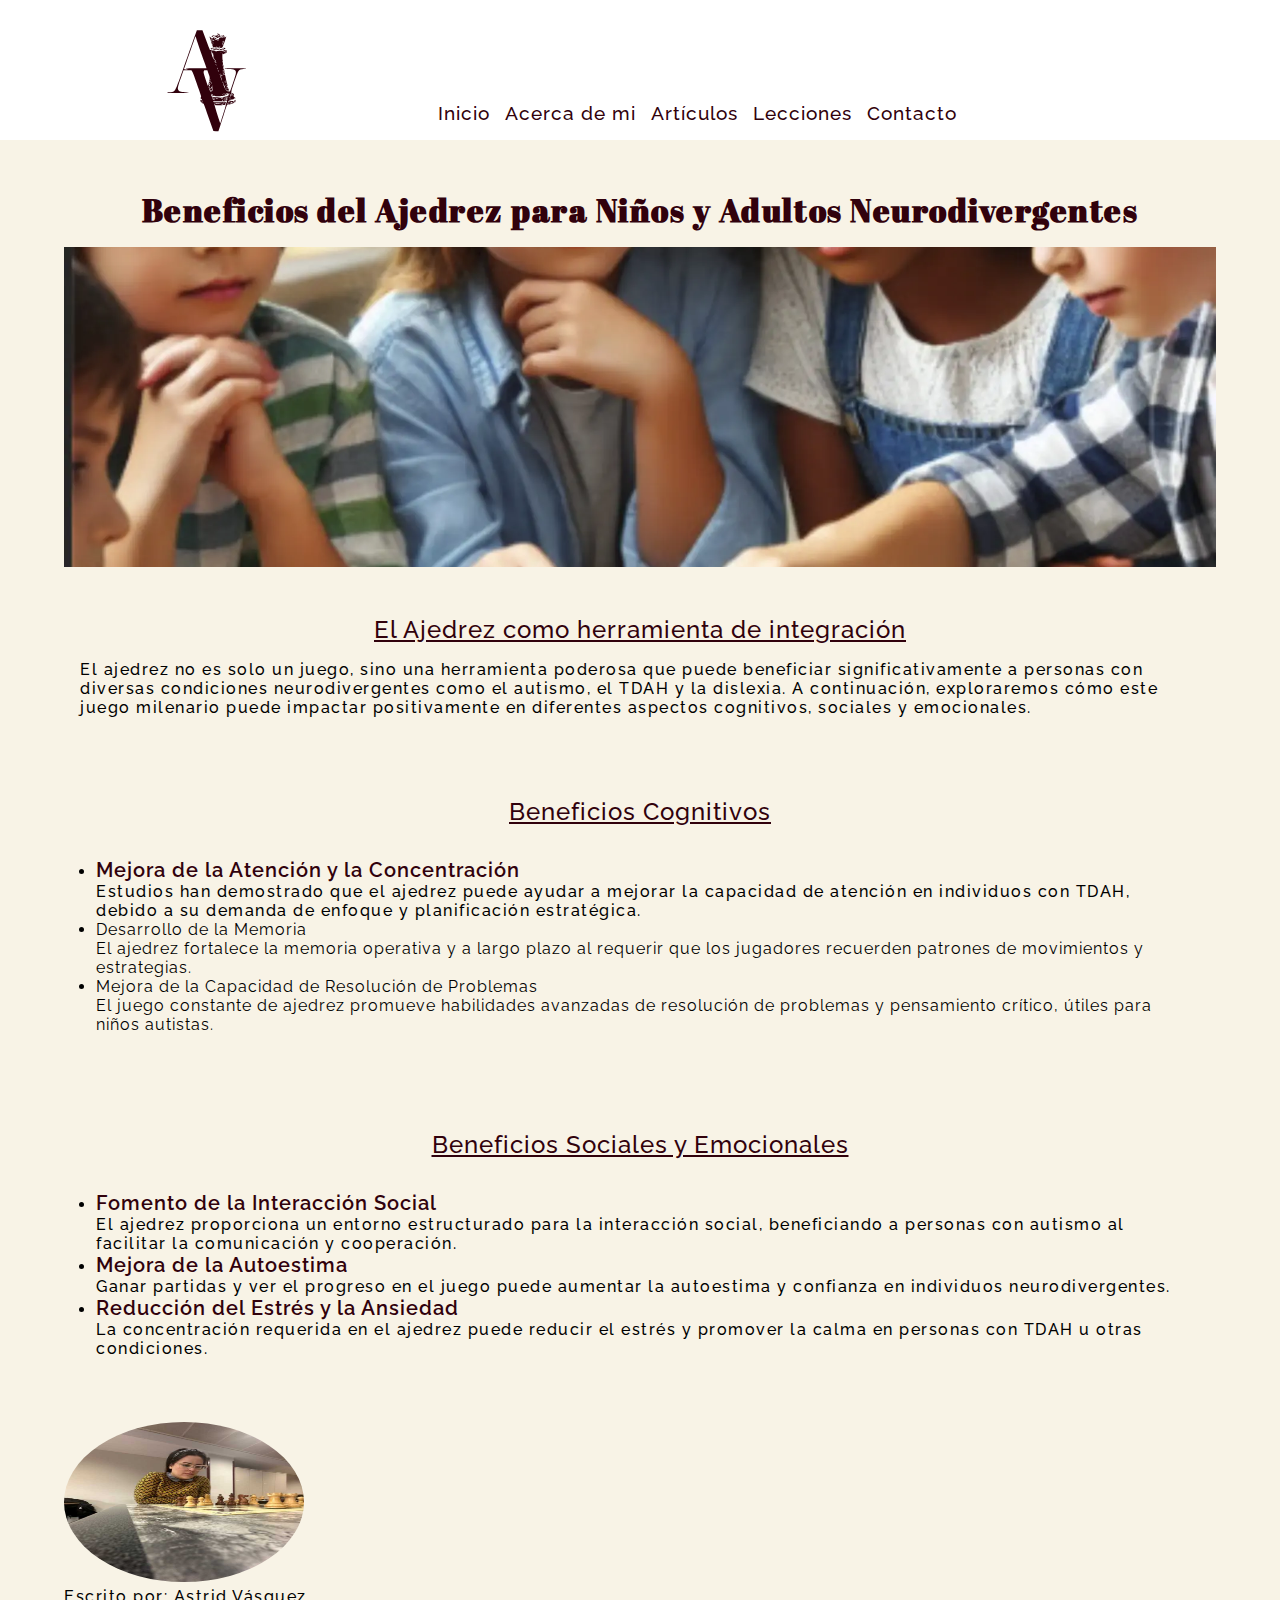
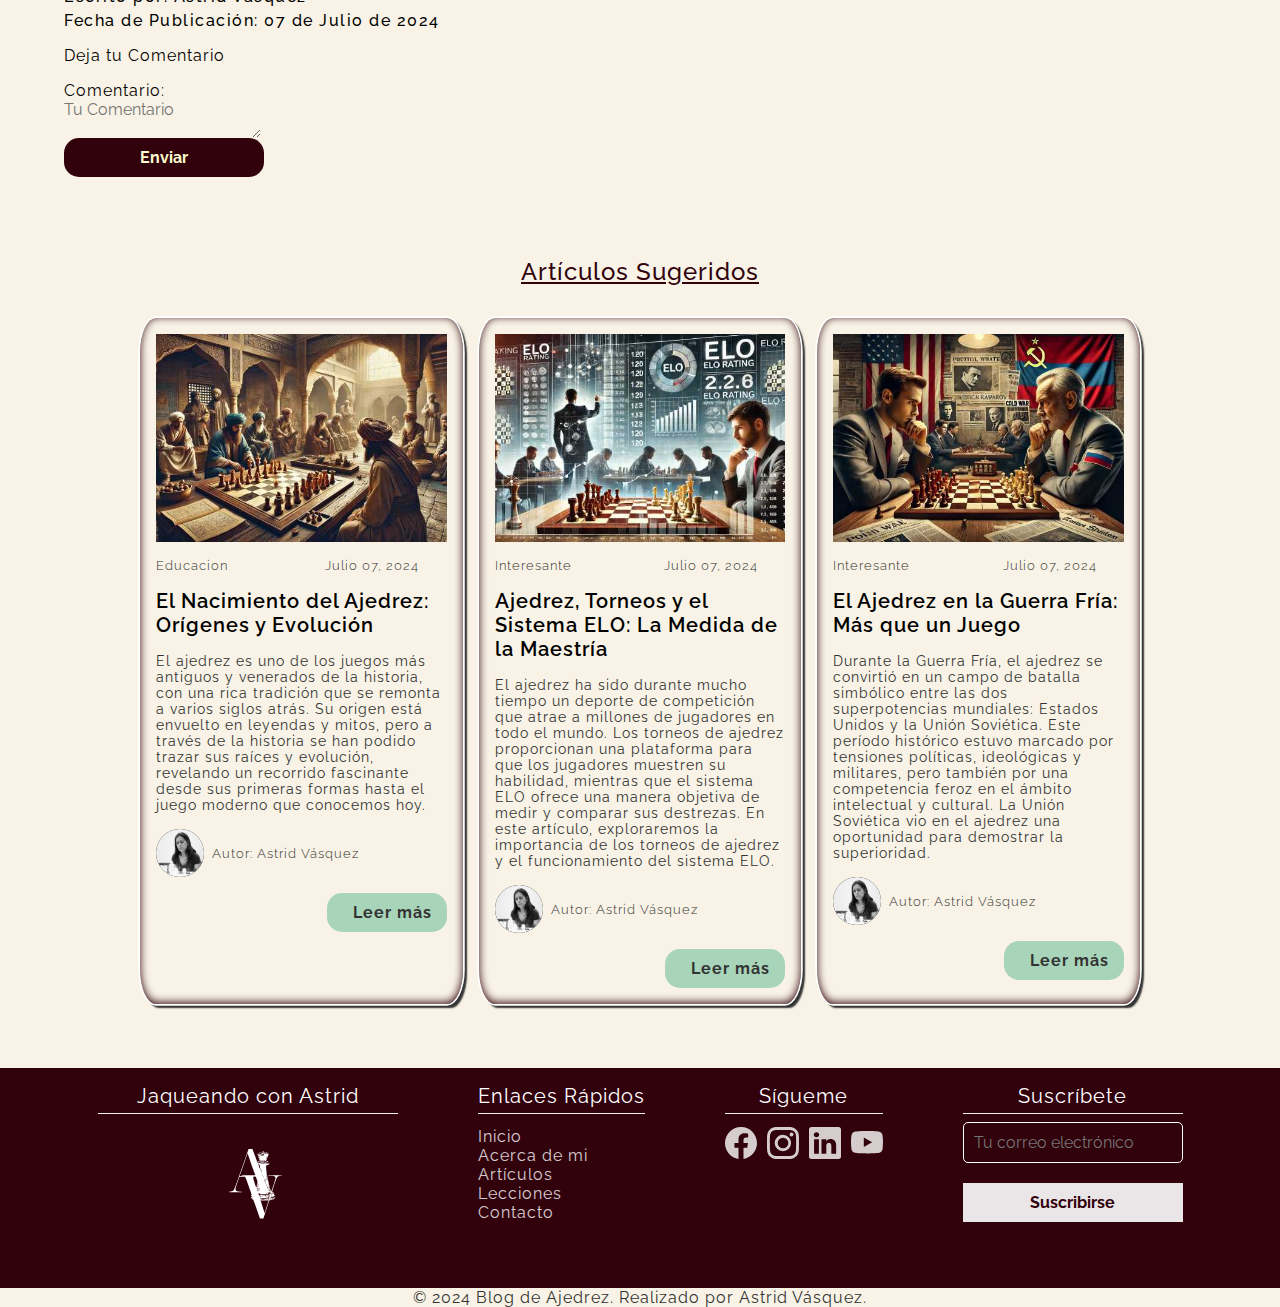
<file: post/neurodivergente.html>
<!-- Este documento html contiene una entrada de blog del sitio web.
     Estructura general:
    -Encabezado
    -Barra de navegación
    -Contenido principal 
    - Article (Entrada del blog)
        - Header (Encabezado de la entrada)
        - Section (Secciones de la entrada)
        - Footer (Pie de página de la entrada)
    -Aside (Barra lateral con artículos sugeridos)
    -Pie de página. -->
<!DOCTYPE html>
<html lang="es">
<head>
    <meta charset="UTF-8">
    <meta name="viewport" content="width=device-width, initial-scale=1.0">
    <!-- Primary Meta Tags -->
    <title>Beneficios del Ajedrez para Niños y Adultos Neurodivergentes</title>
    <meta name="title" content="Beneficios del Ajedrez para Niños y Adultos Neurodivergentes" />
    <meta name="description" content="El ajedrez no es solo un juego, sino una herramienta poderosa que puede beneficiar a muchos." />

    <!-- Open Graph / Facebook -->
    <meta property="og:type" content="website" />
    <meta property="og:url" content="https://metatags.io/" />
    <meta property="og:title" content="Beneficios del Ajedrez para Niños y Adultos Neurodivergentes" />
    <meta property="og:description" content="El ajedrez no es solo un juego, sino una herramienta poderosa que puede beneficiar a muchos." />
    <meta property="og:image" content="https://metatags.io/images/meta-tags.png" />

    <!-- Twitter -->
    <meta property="twitter:card" content="summary_large_image" />
    <meta property="twitter:url" content="https://metatags.io/" />
    <meta property="twitter:title" content="Beneficios del Ajedrez para Niños y Adultos Neurodivergentes" />
    <meta property="twitter:description" content="El ajedrez no es solo un juego, sino una herramienta poderosa que puede beneficiar a muchos." />
    <meta property="twitter:image" content="https://metatags.io/images/meta-tags.png" />

    <!-- Meta Tags Generated with https://metatags.io -->
    <link rel="stylesheet" href="../css/index.css">
    <script src="../js/envio.js" defer></script>
    <script src="../js/menu.js" defer></script>
</head>
<body>
<!-- Los componentes se definen con metodología suit para mantener la estructura y evitar problemas con selectores en css. -->
<!-- Cabecera de la página web con un título y un menú de navegación responsive -->
<!-- El título principal se encuentra en formato svg en codigo html para mantener la calidad de la imagen, con una clase para estilar -->
<!-- El logo se encuentra en un symbol para poder ser llamado en cualquier parte del documento html.    -->
<header class="Header">
    <h1 class="Header-h1"> 
        <a href="../index.html" class="Header-logo" title=" Ir al inicio de la pagina">
                <svg xmlns="http://www.w3.org/2000/svg" height="200">
                <symbol  class="Header-svg" id="logo" viewBox="0 0 400.000000 550.000000" preserveAspectRatio="xMidYMid meet">
                <g  transform="translate(0.000000,500.000000) scale(0.100000,-0.100000)" stroke="none">
                <path d="M1922 3883 c-55 -159 -177 -505 -271 -770 -174 -495 -207 -577 -240 -607 -29 -27 -90 -45 -148 -46 -29 0 -53 -4 -53 -10 0 -6 105 -10 295 -10 294 0 390 12 190 23 -120 7 -167 24 -185 68 -19 45 -8 96 73 324 l74 210 109 0 108 0 21 -32 c12 -17 43 -93 70 -170 26 -76 79 -225 117 -332 63 -180 67 -195 52 -212 -15 -16 -14 -19 10 -34 15 -10 26 -27 26 -39 0 -17 -2 -18 -10 -6 -5 8 -10 11 -10 6 0 -5 -7 -3 -15 4 -12 10 -15 10 -15 -1 0 -26 12 -59 22 -59 5 0 6 5 2 12 -4 7 -3 8 4 4 6 -4 9 -13 6 -21 -4 -9 3 -16 20 -21 14 -3 30 -12 36 -19 6 -7 69 -179 139 -381 l129 -369 69 -3 69 -3 53 163 c29 90 80 248 113 353 64 199 75 225 92 219 6 -2 47 7 90 19 57 16 80 27 82 40 1 11 -5 17 -19 18 -17 1 -18 2 -4 6 9 2 17 8 17 12 0 9 -62 6 -110 -4 -28 -7 -31 -10 -15 -15 17 -6 16 -7 -6 -12 -24 -4 -26 -3 -20 21 6 21 16 27 52 35 l44 9 -28 11 c-15 7 -25 15 -21 19 3 3 17 -1 30 -10 25 -16 74 -11 74 8 0 6 5 7 10 4 14 -9 12 9 -2 24 -11 10 -10 11 4 6 9 -4 19 -14 21 -23 3 -11 5 -9 6 6 1 15 -6 26 -17 28 -9 3 -22 16 -29 30 -10 22 -10 25 3 20 22 -8 8 33 -19 57 -25 21 -55 24 -38 3 8 -9 8 -16 2 -20 -16 -10 -18 26 -4 84 24 106 159 498 183 533 32 47 77 67 150 67 33 0 60 4 60 10 0 6 -103 10 -290 10 -187 0 -290 -4 -290 -10 0 -6 40 -10 101 -10 170 0 219 -30 205 -124 -10 -63 -153 -500 -165 -504 -6 -2 -11 3 -11 12 0 18 -11 26 -47 32 -23 4 -25 3 -13 -11 7 -8 21 -15 31 -15 11 0 19 -4 19 -10 0 -11 -46 4 -68 22 -19 16 5 29 40 23 27 -5 27 -4 16 22 -7 16 -20 39 -30 52 -10 13 -18 31 -18 39 0 13 3 12 15 -4 13 -17 13 -16 4 16 -20 66 -57 223 -63 265 -1 11 -10 20 -18 20 -30 0 -56 33 -49 63 5 26 5 26 11 -8 4 -27 10 -36 28 -38 15 -2 22 2 22 12 0 9 -4 16 -9 16 -6 0 -9 8 -9 18 2 46 -14 128 -27 138 -8 6 -15 17 -15 25 0 11 2 11 10 -1 8 -12 10 -12 9 5 0 11 -4 29 -9 40 -8 18 -9 18 -10 -5 -2 -17 -4 -20 -7 -8 -2 10 0 25 5 35 7 11 6 31 -3 60 -8 25 -9 40 -3 37 6 -4 7 2 3 17 -11 32 -13 189 -3 189 4 0 8 -4 8 -10 0 -5 7 -10 16 -10 8 0 13 4 9 9 -3 6 11 11 32 13 43 3 69 38 52 69 -14 26 -41 31 -85 14 -38 -15 -38 -15 -6 -10 20 3 31 1 27 -5 -7 -11 -48 -14 -58 -3 -10 10 -162 3 -165 -8 -2 -5 -8 -9 -13 -9 -6 0 -8 4 -5 9 6 9 -49 21 -96 21 -16 0 -28 5 -28 11 0 6 -6 9 -14 6 -8 -3 -19 0 -24 6 -5 7 -53 130 -107 275 l-98 262 -76 0 -77 0 -102 -287z m113 -33 c34 -107 153 -447 224 -638 17 -46 31 -85 31 -88 0 -2 -126 -4 -280 -4 -168 0 -280 -4 -280 -9 0 -6 17 -12 38 -14 22 -2 11 -4 -30 -5 -38 -1 -68 0 -68 3 0 3 65 191 144 418 79 227 149 430 156 452 15 47 12 53 65 -115z m794 -249 c16 -10 7 -47 -14 -55 -13 -5 -13 -2 1 18 14 22 14 25 -3 35 -10 6 -13 10 -8 11 6 0 16 -4 24 -9z m-405 -13 c14 -46 17 -52 24 -41 5 9 12 6 20 -8 12 -19 11 -20 -9 -14 -14 5 -19 4 -15 -4 4 -6 14 -11 22 -11 10 0 14 -14 14 -55 0 -30 4 -55 8 -55 14 0 33 -48 22 -55 -6 -4 -10 0 -10 8 0 7 -8 22 -18 33 -21 22 -47 92 -57 149 -4 22 -11 46 -17 53 -7 8 -7 12 1 12 6 0 13 -6 15 -12z m229 -5 c-13 -2 -35 -2 -50 0 -16 2 -5 4 22 4 28 0 40 -2 28 -4z m157 -1 c0 -4 -15 -8 -32 -9 -30 -1 -31 -1 -8 7 34 11 40 11 40 2z m-113 -18 c-3 -3 -12 -4 -19 -1 -8 3 -5 6 6 6 11 1 17 -2 13 -5z m-147 -246 c0 -19 -2 -20 -10 -8 -13 19 -13 30 0 30 6 0 10 -10 10 -22z m-10 -47 c-1 -10 -6 -7 -15 9 -19 33 -18 50 0 26 8 -11 15 -27 15 -35z m17 -3 c-3 -8 -6 -5 -6 6 -1 11 2 17 5 13 3 -3 4 -12 1 -19z m2 -68 c0 -10 -3 -8 -9 5 -12 27 -12 43 0 25 5 -8 9 -22 9 -30z m40 -100 c0 -10 -3 -8 -9 5 -12 27 -12 43 0 25 5 -8 9 -22 9 -30z m156 21 c3 -5 1 -12 -5 -16 -5 -3 -10 1 -10 9 0 18 6 21 15 7z m11 -74 c2 -34 0 -37 -6 -17 -11 33 -12 60 -2 60 4 0 8 -19 8 -43z m-137 -17 c0 -9 -6 -4 -14 10 -19 33 -19 49 0 24 8 -10 14 -26 14 -34z m-283 -55 c40 -106 40 -111 14 -224 -24 -102 -29 -115 -35 -109 -12 12 -115 331 -115 355 0 64 9 74 57 71 l45 -3 34 -90z m391 63 c-3 -7 -5 -2 -5 12 0 14 2 19 5 13 2 -7 2 -19 0 -25z m-50 -80 c-3 -8 -6 -5 -6 6 -1 11 2 17 5 13 3 -3 4 -12 1 -19z m-17 -23 c0 -8 6 -29 14 -47 20 -50 36 -101 32 -105 -2 -2 -15 26 -29 64 -36 97 -41 117 -28 109 6 -4 11 -14 11 -21z m48 -22 c-11 -14 -28 -8 -28 8 0 6 5 7 10 4 6 -3 10 4 11 17 0 22 1 22 8 3 5 -11 4 -25 -1 -32z m-318 -114 c0 -5 -4 -9 -10 -9 -5 0 -10 7 -10 16 0 8 5 12 10 9 6 -3 10 -10 10 -16z m417 -11 c-3 -8 -6 -5 -6 6 -1 11 2 17 5 13 3 -3 4 -12 1 -19z m-387 -88 c-1 -3 -7 4 -15 14 -8 11 -15 31 -15 45 1 22 3 19 15 -14 8 -22 15 -42 15 -45z m-46 55 c-4 -8 -8 -15 -10 -15 -2 0 -4 7 -4 15 0 8 4 15 10 15 5 0 7 -7 4 -15z m421 5 c-4 -6 -1 -18 6 -26 10 -12 9 -13 -5 -8 -16 6 -21 25 -9 37 10 11 15 8 8 -3z m-45 -51 c0 -24 -17 -12 -27 19 l-11 37 19 -24 c10 -13 19 -27 19 -32z m-378 12 c5 9 6 4 2 -15 -5 -22 -4 -27 6 -21 9 6 10 3 1 -12 -5 -11 -9 -35 -7 -54 2 -19 1 -24 -1 -12 -2 12 -11 27 -19 33 -8 7 -13 22 -13 34 1 17 2 17 6 4 2 -10 9 -18 14 -18 6 0 7 10 3 23 -9 29 -12 44 -6 33 2 -4 9 -2 14 5z m455 -13 c-3 -8 -6 -5 -6 6 -1 11 2 17 5 13 3 -3 4 -12 1 -19z m-10 -55 c-3 -10 -5 -4 -5 12 0 17 2 24 5 18 2 -7 2 -21 0 -30z m20 15 c-3 -8 -6 -5 -6 6 -1 11 2 17 5 13 3 -3 4 -12 1 -19z m-71 -20 c7 -32 7 -32 16 -9 4 13 11 22 14 19 2 -3 -1 -18 -8 -32 -9 -22 -9 -29 1 -36 8 -4 10 -13 6 -20 -4 -7 -16 11 -31 47 -28 67 -27 63 -15 63 5 0 13 -15 17 -32z m-313 -108 c-8 -30 -22 -45 -50 -54 -19 -6 -24 0 -42 48 -11 30 -22 65 -24 78 -2 13 -2 17 0 11 3 -7 8 -13 13 -13 4 0 7 -6 7 -12 -1 -33 17 -78 32 -78 13 0 13 -2 2 -9 -7 -5 -9 -11 -4 -14 5 -3 19 3 32 12 26 20 30 46 19 121 -6 41 -6 40 7 -10 8 -30 11 -66 8 -80z m374 68 c-3 -8 -6 -5 -6 6 -1 11 2 17 5 13 3 -3 4 -12 1 -19z m-398 -35 c-1 -28 -4 -37 -6 -23 -3 14 -8 29 -13 34 -7 7 7 34 18 36 1 0 1 -21 1 -47z m421 2 c17 -21 5 -31 -15 -12 -8 9 -15 18 -15 21 0 11 18 6 30 -9z m-450 -14 c0 -6 -4 -13 -10 -16 -5 -3 -10 1 -10 9 0 9 5 16 10 16 6 0 10 -4 10 -9z m426 -28 c-7 -7 -26 7 -26 19 0 6 6 6 15 -2 9 -7 13 -15 11 -17z m81 -105 c8 -14 -18 -58 -34 -58 -8 0 -12 -3 -10 -7 3 -5 -5 -9 -16 -9 -32 -3 -110 -24 -122 -33 -5 -5 -48 -11 -95 -14 l-85 -6 80 12 80 12 -131 0 c-147 1 -160 5 -166 60 -5 43 7 46 16 5 3 -16 10 -30 16 -30 13 0 13 17 0 25 -12 8 -13 25 -1 25 5 0 12 -11 15 -24 7 -29 37 -35 161 -30 50 2 97 4 106 5 9 0 34 7 55 14 29 11 33 14 16 15 -13 0 -21 4 -17 9 3 6 17 6 36 -1 16 -6 33 -8 36 -4 4 3 0 6 -8 6 -11 0 -11 2 1 10 20 13 33 13 25 0 -10 -16 11 -12 25 5 11 13 8 14 -16 11 -16 -3 -39 -8 -51 -11 -13 -4 -23 -4 -23 -1 0 20 95 32 107 14z m-129 -5 c-10 -2 -26 -2 -35 0 -10 3 -2 5 17 5 19 0 27 -2 18 -5z m232 -26 c0 -5 -4 -5 -10 -2 -5 3 -10 14 -10 23 0 15 2 15 10 2 5 -8 10 -19 10 -23z m-45 3 c14 0 29 -29 20 -38 -3 -3 -5 -1 -5 5 0 6 -7 14 -16 17 -12 5 -15 2 -10 -9 3 -9 2 -14 -3 -11 -4 3 -14 -13 -20 -35 -7 -23 -14 -39 -17 -37 -2 3 3 24 11 48 8 23 15 52 16 64 0 11 3 15 6 9 2 -7 11 -13 18 -13z m-229 -5 c9 -8 11 -15 6 -15 -5 0 -15 7 -22 15 -7 8 -9 15 -6 15 4 0 14 -7 22 -15z m144 -65 c0 -5 -5 -10 -11 -10 -5 0 -7 5 -4 10 3 6 8 10 11 10 2 0 4 -4 4 -10z m-77 -7 c-7 -2 -21 -2 -30 0 -10 3 -4 5 12 5 17 0 24 -2 18 -5z m-337 -12 c-18 -7 -18 -8 -2 -14 9 -4 14 -11 11 -17 -3 -5 1 -10 9 -10 9 0 16 -4 16 -10 0 -5 -7 -10 -15 -10 -8 0 -15 5 -15 11 0 5 -4 7 -10 4 -5 -3 -10 -2 -10 4 0 5 6 12 13 14 7 4 6 6 -4 6 -9 1 -19 8 -23 16 -4 11 2 15 22 14 23 0 24 -2 8 -8z m392 -4 c9 -11 3 -13 -31 -11 -78 5 -82 7 -32 14 28 4 51 8 51 8 1 1 6 -4 12 -11z m-343 -7 c-3 -5 -11 -10 -16 -10 -6 0 -7 5 -4 10 3 6 11 10 16 10 6 0 7 -4 4 -10z m213 -19 c3 -10 -2 -11 -19 -6 -39 12 -48 27 -15 23 16 -2 31 -9 34 -17z m-139 5 c-12 -10 -59 -15 -59 -6 0 5 14 10 32 10 17 0 29 -2 27 -4z m188 -2 c-3 -3 -12 -4 -19 -1 -8 3 -5 6 6 6 11 1 17 -2 13 -5z m73 -4 c8 -5 11 -12 7 -17 -5 -4 -12 -1 -17 7 -8 13 -10 12 -10 -2 0 -9 6 -18 13 -21 6 -2 1 -5 -13 -5 -14 0 -36 -2 -50 -5 -14 -2 -16 -2 -5 1 15 5 9 8 -20 13 -38 6 -38 6 9 4 40 -2 49 1 53 16 6 21 11 23 33 9z m77 -26 c-3 -3 -12 -4 -19 -1 -8 3 -5 6 6 6 11 1 17 -2 13 -5z m-414 -21 c-7 -2 -21 -2 -30 0 -10 3 -4 5 12 5 17 0 24 -2 18 -5z m222 -3 c-3 -5 -10 -10 -16 -10 -5 0 -9 5 -9 10 0 6 7 10 16 10 8 0 12 -4 9 -10z m107 -5 c3 -3 -3 -22 -13 -43 -11 -20 -19 -49 -19 -65 0 -15 -18 -83 -39 -150 -22 -67 -56 -176 -77 -242 l-37 -120 -18 55 c-94 296 -138 441 -143 475 -5 39 2 31 19 -20 5 -16 8 -17 15 -5 6 8 10 11 10 5 0 -6 41 -9 108 -8 144 2 148 3 150 32 1 13 7 30 13 38 7 7 8 17 4 21 -4 4 -10 1 -12 -5 -3 -7 -9 -13 -14 -13 -6 0 -7 5 -4 10 7 11 -28 14 -38 3 -4 -4 -65 -7 -135 -8 -114 -1 -152 5 -152 24 0 3 74 5 164 5 90 -1 170 2 177 7 16 10 33 11 41 4z m-666 -30 c1 -8 -2 -15 -7 -15 -5 0 -9 10 -9 22 0 23 12 17 16 -7z m799 -5 c-4 -6 6 -11 22 -11 27 -2 27 -2 3 -6 -14 -3 -29 -9 -34 -14 -6 -5 -24 -9 -40 -8 l-31 1 33 8 c18 4 36 11 40 15 4 3 -7 4 -23 0 l-30 -7 25 15 c30 18 43 21 35 7z m-205 -20 c0 -5 -12 -10 -27 -9 -25 0 -26 1 -8 9 27 12 35 12 35 0z m-140 -10 l-85 -6 75 -5 75 -5 -77 -2 c-50 -1 -78 2 -78 9 0 5 -4 8 -9 4 -5 -3 -12 -1 -16 5 -4 7 29 9 97 8 l103 -2 -85 -6z m257 -26 c-9 -9 -27 6 -27 22 0 13 2 13 16 -1 9 -9 14 -18 11 -21z m-165 -6 c-19 -5 -39 -7 -45 -4 -7 2 -2 5 11 5 12 1 22 5 22 10 0 5 10 6 23 3 20 -5 19 -7 -11 -14z"/>
                <path d="M2580 4069 c0 -6 9 -13 20 -16 20 -5 20 -6 3 -18 -26 -18 -84 -24 -111 -12 -18 8 -27 6 -47 -13 -14 -13 -22 -26 -19 -29 3 -3 9 1 14 9 8 12 10 12 10 1 0 -11 3 -11 15 -1 8 7 12 16 9 21 -3 5 -2 9 1 9 11 0 90 -42 107 -58 16 -13 21 -12 55 11 55 37 113 51 132 32 10 -9 11 -15 4 -15 -7 0 -14 4 -17 9 -3 5 -15 7 -26 4 -20 -5 -19 -17 1 -19 5 -1 14 -2 19 -3 6 0 10 -4 10 -8 0 -5 -19 -8 -42 -7 -64 2 -89 -11 -84 -40 3 -19 1 -23 -11 -19 -12 5 -12 7 -1 14 19 13 3 11 -27 -3 -14 -6 -25 -15 -25 -20 0 -13 18 -9 23 5 3 9 8 8 20 -3 15 -14 13 -15 -15 -15 -17 0 -33 6 -35 13 -3 6 -13 12 -23 12 -22 0 -29 10 -32 43 -2 22 -5 24 -25 14 -13 -6 -23 -14 -23 -19 0 -15 -21 -8 -56 18 l-35 27 11 -29 c6 -16 13 -36 17 -44 3 -8 7 -22 8 -30 5 -30 57 -175 67 -187 6 -7 16 -13 22 -13 7 0 6 3 -2 8 -8 6 0 9 20 9 18 0 44 3 58 7 21 5 22 5 5 -3 -16 -8 -11 -10 25 -10 27 0 40 3 32 7 -8 6 -2 9 18 9 17 0 26 -4 19 -8 -9 -5 -8 -8 2 -12 10 -3 10 -4 -1 -2 -9 1 -39 -1 -67 -5 -29 -3 -50 -2 -47 2 6 10 -47 -1 -59 -12 -5 -4 13 -10 40 -13 26 -3 50 -1 51 4 2 5 13 9 23 9 11 0 17 -4 14 -10 -3 -5 1 -10 9 -10 9 0 13 6 10 13 -3 10 5 12 30 9 26 -3 39 1 52 16 14 17 58 137 99 272 l8 24 -28 -18 c-26 -17 -27 -17 -21 2 8 23 -29 73 -41 56 -5 -6 -25 -14 -45 -18 -33 -6 -38 -4 -38 12 0 10 -8 26 -18 35 -21 19 -62 23 -62 6z m37 -5 c-3 -3 -12 -4 -19 -1 -8 3 -5 6 6 6 11 1 17 -2 13 -5z m30 -34 c-1 -13 -6 -19 -15 -15 -8 3 -20 -3 -27 -12 -8 -10 -16 -15 -19 -12 -10 9 34 50 46 43 8 -5 9 -1 5 10 -4 9 -3 15 2 11 6 -3 9 -14 8 -25z m-17 -45 c-7 -9 -15 -13 -19 -10 -3 3 1 10 9 15 21 14 24 12 10 -5z m-181 -74 c0 -10 -2 -11 -6 -3 -2 6 -11 12 -19 12 -8 0 -14 4 -14 9 0 5 9 7 20 4 11 -3 20 -13 19 -22z m52 -18 c12 -15 12 -16 -3 -10 -10 3 -18 2 -18 -4 0 -6 -4 -8 -9 -5 -5 4 -12 0 -14 -6 -3 -8 -6 -6 -6 5 -1 9 6 17 15 17 8 0 12 5 9 10 -10 17 12 11 26 -7z m-65 -18 c10 -26 -1 -35 -13 -10 -6 14 -7 25 -2 25 5 0 12 -7 15 -15z m334 -25 c0 -16 -4 -30 -9 -30 -4 0 -8 13 -7 30 1 39 16 39 16 0z m-40 -17 c-11 -17 -11 -17 -6 0 3 10 6 24 7 30 0 9 2 9 5 0 3 -7 0 -20 -6 -30z m-251 -28 c0 -5 -4 -3 -9 5 -5 8 -9 22 -9 30 0 16 17 -16 18 -35z m-10 -44 c0 -14 -1 -14 -6 -1 -3 8 -10 24 -15 35 -9 20 -9 20 6 1 9 -11 16 -27 15 -35z m281 32 c0 -10 -5 -25 -10 -33 -8 -11 -9 -7 -4 15 4 23 3 26 -5 15 -6 -8 -11 -10 -11 -4 0 6 3 14 7 17 12 12 23 7 23 -10z"/>
                <path d="M2690 3980 c0 -5 5 -10 10 -10 6 0 10 5 10 10 0 6 -4 10 -10 10 -5 0 -10 -4 -10 -10z"/>
                <path d="M2522 3949 c2 -12 13 -25 25 -30 35 -13 36 5 2 30 l-31 23 4 -23z"/>
                <path d="M2417 3675 c-8 -8 -16 -13 -18 -12 -3 1 2 -4 10 -10 22 -19 33 -16 26 6 -4 14 0 21 12 24 16 4 16 5 1 6 -9 0 -23 -6 -31 -14z"/>
                <path d="M2763 3676 c10 -8 14 -17 8 -20 -5 -3 -11 -1 -13 6 -4 10 -10 10 -32 0 -15 -6 -35 -12 -46 -12 -10 0 -21 -6 -23 -12 -4 -9 -8 -9 -14 -3 -12 14 -76 16 -85 2 -6 -9 -10 -9 -15 -1 -7 11 -74 34 -97 34 -5 0 -3 -7 4 -15 7 -8 18 -14 24 -14 6 1 22 -3 36 -8 35 -15 196 -9 215 7 9 7 18 10 22 6 3 -3 0 -6 -7 -6 -7 0 -11 -2 -8 -5 3 -3 18 0 34 6 16 7 32 12 37 11 15 -4 6 18 -12 28 -29 15 -50 12 -28 -4z"/>
                <path d="M3073 2244 c-5 -13 -7 -13 -15 -2 -5 8 -7 0 -6 -24 3 -56 28 -46 35 14 3 31 -4 37 -14 12z"/>
                </g>
            </symbol>
            <use href="#logo" x="0" width="200" fill="#31010c"></use>
            </svg> 
            
        </a>
    </h1>
    <!-- El menú de navegación integra un botón, que se mantendra oculto hasta cambiar de resolucion de pantalla. -->

    <nav class="Header-nav">
    <button class="Header-boton">
        <span class="Header-span"></span>
        <span class="Header-span"></span>
        <span class="Header-span"></span>
    </button> 
        <ul class="Header-ul">
            <li class="Header-li">
                <a href="../index.html" class="Header-a" title="Ir al inicio del Portal">Inicio</a>
            </li>
            <li class="Header-li">
                <a href="../about.html" class="Header-a" title="Conocer sobre mi">Acerca de mi</a>
            </li>
            <li class="Header-li">
                <a href="../article.html" class="Header-a" title=" Conoce el perfil del entrenador">Artículos</a>
            </li>
            <li class="Header-li">
                <a href="../lessons.html" class="Header-a" title="Conocer las lecciones">Lecciones</a>
            </li>
            <li class="Header-li">
                <a href="../contacto.html" class="Header-a" title="Ir a contactarme">Contacto</a>
            </li>
        </ul>
    </nav>

</header>
<main class="Main">
    <!-- Se define un article con la clase Post para las entradas del blog ya que tienen sentido por si mismos, dentro se define la etiqueta section porque representan las partes del artículo que a su vez tienen relación con el mismo. -->
    <article class="Post">
        <!-- Se define un header con la clase Post-header para el encabezado de la entrada del blog. -->
        <header class="Post-header">
            <h2 class="Post-title">Beneficios del Ajedrez para Niños y Adultos Neurodivergentes</h2>
          
        </header>
        <picture class="Post-picture">
            <source srcset="../assets/niñosJugando-large.webp" media="(min-width: 800px)" type="image/webp">
            <source srcset="../assets/niñosJugando-large.jpg" media="(min-width: 800px)" type="image/jpeg">
            <source srcset="../assets/niñosJugando-medium.webp" media="(min-width: 400px)" type="image/webp">
            <source srcset="../assets/niñosJugando-medium.jpg" media="(min-width: 400px)" type="image/jpeg">
            <img src="../assets/niñosJugando-default.jpg" alt="niños jugando ajedrez" class="Post-image">
        </picture>
       
        <!-- Se define un section con la clase Post-section para las secciones del artículo. -->
        <section class="Post-section">
            <h3 class="Post-h3"> El Ajedrez como herramienta de integración </h3>
            <p class="Post-p">El ajedrez no es solo un juego, sino una herramienta poderosa que puede beneficiar
                significativamente a personas con diversas condiciones neurodivergentes como el autismo, el TDAH y la
                dislexia.
                A continuación, exploraremos cómo este juego milenario puede impactar positivamente en diferentes aspectos
                cognitivos, sociales y emocionales.</p>
        </section>
    
        <section class="Post-section">
            <h3 class="Post-h3">Beneficios Cognitivos</h3>
            <ul class="Post-ul">
                <li class="Post-li">
                    <h4 class="Post-h4">Mejora de la Atención y la Concentración</h4>
                    <p class="Post-p">Estudios han demostrado que el ajedrez puede ayudar a mejorar la capacidad de atención
                        en individuos con TDAH, debido a su demanda de enfoque y planificación estratégica.</p>
                </li>
                <li class="Post-li">
                    <h4>Desarrollo de la Memoria</h4>
                    <p>El ajedrez fortalece la memoria operativa y a largo plazo al requerir que los jugadores recuerden
                        patrones de movimientos y estrategias.</p>
                </li>
                <li class="Post-li">
                    <h4>Mejora de la Capacidad de Resolución de Problemas</h4>
                    <p>El juego constante de ajedrez promueve habilidades avanzadas de resolución de problemas y pensamiento
                        crítico, útiles para niños autistas.</p>
                </li>
            </ul>
        </section>
    
        <section class="Post-section">
            <h3 class="Post-h3">Beneficios Sociales y Emocionales</h3>
            <ul class="Post-ul">
                <li class="Post-li">
                    <h4 class="Post-h4">Fomento de la Interacción Social</h4>
                    <p class="Post-p">El ajedrez proporciona un entorno estructurado para la interacción social,
                        beneficiando a personas con autismo al facilitar la comunicación y cooperación.</p>
                </li>
                <li class="Post-li">
                    <h4 class="Post-h4">Mejora de la Autoestima</h4>
                    <p class="Post-p">Ganar partidas y ver el progreso en el juego puede aumentar la autoestima y confianza
                        en individuos neurodivergentes.</p>
                </li>
                <li class="Post-li">
                    <h4 class="Post-h4">Reducción del Estrés y la Ansiedad</h4>
                    <p class="Post-p">La concentración requerida en el ajedrez puede reducir el estrés y promover la calma
                        en personas con TDAH u otras condiciones.</p>
                </li>
            </ul>
        </section>
<!-- Footer del article con la información del autor y la fecha de publicación. -->
<footer class="Post-footer">
    <img src="../assets/astridjugando-default.jpg" alt="FotoAutora" class="Post-foto" title="Autor del blog" loading="lazy">
    <p class="Post-p">Escrito por: <span class="Post-span">Astrid Vásquez</span></p>
    <p class="Post-p">Fecha de Publicación: <span class="Post-span">07 de Julio de 2024</span></p>  
</footer>
<section class="Comment-section">
    <h4 class="Comment-h4">Deja tu Comentario</h4>
    <form class="Comment-form" action="post">
        <label for="mensaje" class="Comment-label">Comentario:</label>
        <textarea name="mensaje" id="mensaje" class="Comment-textarea" placeholder="Tu Comentario" required></textarea>
        <button type="submit" class="Comment-button">Enviar</button>
    </form>
</section>
</article>

</main>

<aside class="Post-aside">
<!-- Post-sugerido, se define una etiqueta section con su encabezado y los artículos sugeridos,
    Estan en un div con la clase wrapper ya que es para dar estilo unicamente . -->
    <section class="Post-sugerido">
    <!-- Post-h3-center es modificador de la clase principal Post-h3 para centrar el texto. -->
        <h3 class="Post-h3 Post-h3--center">Artículos Sugeridos</h3>
        <div class="Post-wrapper">
    <!--  Se acalara que Article-item-post es modificador de la clase principal Article-item  -->
    <article class="Article-item Post-article">
        <h4 class="Articles-h4">El Nacimiento del Ajedrez: Orígenes y Evolución</h4>
        <p class="Articles-p">El ajedrez es uno de los juegos más antiguos y venerados de la historia, con una rica tradición que se remonta a varios siglos atrás. 
            Su origen está envuelto en leyendas y mitos, pero a través de la historia se han podido trazar sus raíces y evolución, revelando un recorrido fascinante desde sus primeras formas hasta el juego moderno que conocemos hoy.</p>
        <img src="../assets/origins-defaul.jpg" alt="imagen5" class="Articles-img" title="imagen" loading="lazy">
        <div class="Articles-span">
            <span class="Articles-info"> Educacion</span>
            <span class="Articles-info"> Julio 07, 2024</span>
        </div>
        <div class="Articles-autor">
            <img src="../assets/image1.jpg" alt="FotoAutor" class="Articles-foto" title="Autor del blog" loading="lazy">
            <span class="Articles-info"> Autor: Astrid Vásquez</span>
        </div>
        <footer class="Articles-footer">
            <a href="../post/nacimiento.html" class="Articles-link" title="Ver el artículo">Leer más</a>
        </footer>
    </article>
    <article class="Article-item Post-article">
        <h4 class="Articles-h4">Ajedrez, Torneos y el Sistema ELO: La Medida de la Maestría</h4>
        <p class="Articles-p">El ajedrez ha sido durante mucho tiempo un deporte de competición que atrae a millones de jugadores en todo el mundo. Los torneos de ajedrez proporcionan una plataforma para que los jugadores muestren su habilidad, mientras que el sistema ELO ofrece una manera objetiva de medir y comparar sus destrezas. En este artículo, exploraremos la importancia de los torneos de ajedrez y el funcionamiento del sistema ELO.</p>
        <img src="../assets/elo-default.jpg" alt="imagen7" class="Articles-img" title="imagen" loading="lazy">
        <div class="Articles-span">
            <span class="Articles-info"> Interesante</span>
            <span class="Articles-info"> Julio 07, 2024</span>
        </div>
        <div class="Articles-autor">
            <img src="../assets/image1.jpg" alt="FotoAutor" class="Articles-foto" title="Autor del blog" loading="lazy">
            <span class="Articles-info"> Autor: Astrid Vásquez</span>
        </div>
        <footer class="Articles-footer">
            <a href="../post/torneosyelo.html" class="Articles-link" title="Ver el artículo">Leer más</a>
        </footer>
    </article>
    <article class="Article-item Post-article">
        <h4 class="Articles-h4">El Ajedrez en la Guerra Fría: Más que un Juego</h4>
        <p class="Articles-p">Durante la Guerra Fría, el ajedrez se convirtió en un campo de batalla simbólico entre las dos superpotencias mundiales: Estados Unidos y la Unión Soviética. Este período histórico estuvo marcado por tensiones políticas, ideológicas y militares, pero también por una competencia feroz en el ámbito intelectual y cultural. La Unión Soviética vio en el ajedrez una oportunidad para demostrar la superioridad.</p>
        <img src="../assets/coldwar-default.jpg" alt="imagen9" class="Articles-img" title="imagen" loading="lazy">
        <div class="Articles-span">
            <span class="Articles-info"> Interesante</span>
            <span class="Articles-info"> Julio 07, 2024</span>
        </div>
        <div class="Articles-autor">
            <img src="../assets/image1.jpg" alt="FotoAutor" class="Articles-foto" title="Autor del blog" loading="lazy">
            <span class="Articles-info"> Autor: Astrid Vásquez</span>
        </div>
        <footer class="Articles-footer">
            <a href="../post/ajedrez&guerra.html" class="Articles-link" title="Ver el artículo">Leer más</a>
        </footer>
    </article>
        </div>
    </section>
</aside>
<!-- Pie de la página web con información de contacto y enlaces a redes sociales -->
<footer class="Footer">
    <div class="Footer-container">
      <section class="Footer-section Footer-about">
        <h4 class="Footer-h"> Jaqueando con Astrid</h4>
        <svg class="Footer-svg">
            <use href="#logo" x="100" width="100" fill="#ffffff"></use>
        </svg>
        <!-- <p class= "Footer-p"> Enseñando el mundo del Ajedrez en pequeños pasos </p> -->
      </section>

      <nav class="Footer-nav">
        <h4 class="Footer-h">Enlaces Rápidos</h4>
        <ul class="Footer-list">
          <li class="Footer-li"><a href="../index.html" class="Footer-link" title="Ver el Inicio">Inicio</a></li>
          <li class="Footer-li"><a href="../about.html" class="Footer-link" title="Conocer sobre mi">Acerca de mi</a></li>
          <li class="Footer-li"><a href="../article.html" class="Footer-link" title="Ver los Artículos">Artículos</a></li>
          <li class="Footer-li"><a href="../lessons.html" class="Footer-link" title="Ver las lecciones">Lecciones</a></li>
          <li class="Footer-li"><a href="../contacto.html" class="Footer-link" title="Contactarme">Contacto</a></li>
        </ul>
      </nav>
    
      <article class=" Footer-article Redes">
        <h4 class="Footer-h">Sígueme</h4>
        <ul class="Redes-ul">
            <li class="Redes-li">
                <a href="https://www.facebook.com/Astridvasquez23/?locale=es_LA" class="Redes-a" title="Sígueme en Facebook" target="_blank" rel="noreferrer">
                    <svg xmlns="http://www.w3.org/2000/svg" width="16" height="16" fill="currentColor" class="Redes-svg" viewBox="0 0 16 16">
                        <path d="M16 8.049c0-4.446-3.582-8.05-8-8.05C3.58 0-.002 3.603-.002 8.05c0 4.017 2.926 7.347 6.75 7.951v-5.625h-2.03V8.05H6.75V6.275c0-2.017 1.195-3.131 3.022-3.131.876 0 1.791.157 1.791.157v1.98h-1.009c-.993 0-1.303.621-1.303 1.258v1.51h2.218l-.354 2.326H9.25V16c3.824-.604 6.75-3.934 6.75-7.951"/>
                      </svg>
                </a>
            </li>
            <li class="Redes-li">
                <a href="https://www.instagram.com/be_brainchess/" class="Redes-a" title=" Sígueme en Instagram" target="_blank" rel="noreferrer">
                    <svg xmlns="http://www.w3.org/2000/svg" width="16" height="16" fill="currentColor" class="Redes-svg" viewBox="0 0 16 16">
                        <path d="M8 0C5.829 0 5.556.01 4.703.048 3.85.088 3.269.222 2.76.42a3.9 3.9 0 0 0-1.417.923A3.9 3.9 0 0 0 .42 2.76C.222 3.268.087 3.85.048 4.7.01 5.555 0 5.827 0 8.001c0 2.172.01 2.444.048 3.297.04.852.174 1.433.372 1.942.205.526.478.972.923 1.417.444.445.89.719 1.416.923.51.198 1.09.333 1.942.372C5.555 15.99 5.827 16 8 16s2.444-.01 3.298-.048c.851-.04 1.434-.174 1.943-.372a3.9 3.9 0 0 0 1.416-.923c.445-.445.718-.891.923-1.417.197-.509.332-1.09.372-1.942C15.99 10.445 16 10.173 16 8s-.01-2.445-.048-3.299c-.04-.851-.175-1.433-.372-1.941a3.9 3.9 0 0 0-.923-1.417A3.9 3.9 0 0 0 13.24.42c-.51-.198-1.092-.333-1.943-.372C10.443.01 10.172 0 7.998 0zm-.717 1.442h.718c2.136 0 2.389.007 3.232.046.78.035 1.204.166 1.486.275.373.145.64.319.92.599s.453.546.598.92c.11.281.24.705.275 1.485.039.843.047 1.096.047 3.231s-.008 2.389-.047 3.232c-.035.78-.166 1.203-.275 1.485a2.5 2.5 0 0 1-.599.919c-.28.28-.546.453-.92.598-.28.11-.704.24-1.485.276-.843.038-1.096.047-3.232.047s-2.39-.009-3.233-.047c-.78-.036-1.203-.166-1.485-.276a2.5 2.5 0 0 1-.92-.598 2.5 2.5 0 0 1-.6-.92c-.109-.281-.24-.705-.275-1.485-.038-.843-.046-1.096-.046-3.233s.008-2.388.046-3.231c.036-.78.166-1.204.276-1.486.145-.373.319-.64.599-.92s.546-.453.92-.598c.282-.11.705-.24 1.485-.276.738-.034 1.024-.044 2.515-.045zm4.988 1.328a.96.96 0 1 0 0 1.92.96.96 0 0 0 0-1.92m-4.27 1.122a4.109 4.109 0 1 0 0 8.217 4.109 4.109 0 0 0 0-8.217m0 1.441a2.667 2.667 0 1 1 0 5.334 2.667 2.667 0 0 1 0-5.334"/>
                      </svg>
                </a>
            </li>
            <li class="Redes-li">
                <a href="https://cl.linkedin.com/in/astridvasquez2312" class="Redes-a" title="Sígueme en Linkedin" target="_blank" rel="noreferrer">
                    <svg xmlns="http://www.w3.org/2000/svg" width="16" height="16" fill="currentColor" class="Redes-svg" viewBox="0 0 16 16">
                        <path d="M0 1.146C0 .513.526 0 1.175 0h13.65C15.474 0 16 .513 16 1.146v13.708c0 .633-.526 1.146-1.175 1.146H1.175C.526 16 0 15.487 0 14.854zm4.943 12.248V6.169H2.542v7.225zm-1.2-8.212c.837 0 1.358-.554 1.358-1.248-.015-.709-.52-1.248-1.342-1.248S2.4 3.226 2.4 3.934c0 .694.521 1.248 1.327 1.248zm4.908 8.212V9.359c0-.216.016-.432.08-.586.173-.431.568-.878 1.232-.878.869 0 1.216.662 1.216 1.634v3.865h2.401V9.25c0-2.22-1.184-3.252-2.764-3.252-1.274 0-1.845.7-2.165 1.193v.025h-.016l.016-.025V6.169h-2.4c.03.678 0 7.225 0 7.225z"/>
                      </svg>
                </a>
    
            </li>
            <li class="Redes-li">
                <a href="https://www.youtube.com/channel/UCwtnMOZnZR2_Z5UXH46dAvQ" class="Redes-a" title="Sígueme en Youtube" target="_blank" rel="noreferrer">
                    <svg xmlns="http://www.w3.org/2000/svg" width="16" height="16" fill="currentColor" class="Redes-svg" viewBox="0 0 16 16">
                        <path d="M8.051 1.999h.089c.822.003 4.987.033 6.11.335a2.01 2.01 0 0 1 1.415 1.42c.101.38.172.883.22 1.402l.01.104.022.26.008.104c.065.914.073 1.77.074 1.957v.075c-.001.194-.01 1.108-.082 2.06l-.008.105-.009.104c-.05.572-.124 1.14-.235 1.558a2.01 2.01 0 0 1-1.415 1.42c-1.16.312-5.569.334-6.18.335h-.142c-.309 0-1.587-.006-2.927-.052l-.17-.006-.087-.004-.171-.007-.171-.007c-1.11-.049-2.167-.128-2.654-.26a2.01 2.01 0 0 1-1.415-1.419c-.111-.417-.185-.986-.235-1.558L.09 9.82l-.008-.104A31 31 0 0 1 0 7.68v-.123c.002-.215.01-.958.064-1.778l.007-.103.003-.052.008-.104.022-.26.01-.104c.048-.519.119-1.023.22-1.402a2.01 2.01 0 0 1 1.415-1.42c.487-.13 1.544-.21 2.654-.26l.17-.007.172-.006.086-.003.171-.007A100 100 0 0 1 7.858 2zM6.4 5.209v4.818l4.157-2.408z"/>
                      </svg>
                </a>
            </li>
        </ul>
    </article>
      <section class="Footer-section Footer-subscribe">
        <h4 class="Footer-h">Suscríbete</h4>
        <form class="Footer-form">
          <input type="email" placeholder="Tu correo electrónico" class="Footer-input" required>
          <button type="submit" class="Footer-button">Suscribirse</button>
        </form>
      </section>
    </div>
    <div class="Footer-copy">
      <p class="Footer-text">© 2024 Blog de Ajedrez. Realizado por Astrid Vásquez.</p>
    </div>
  </footer>

</body>
</html>
</file>
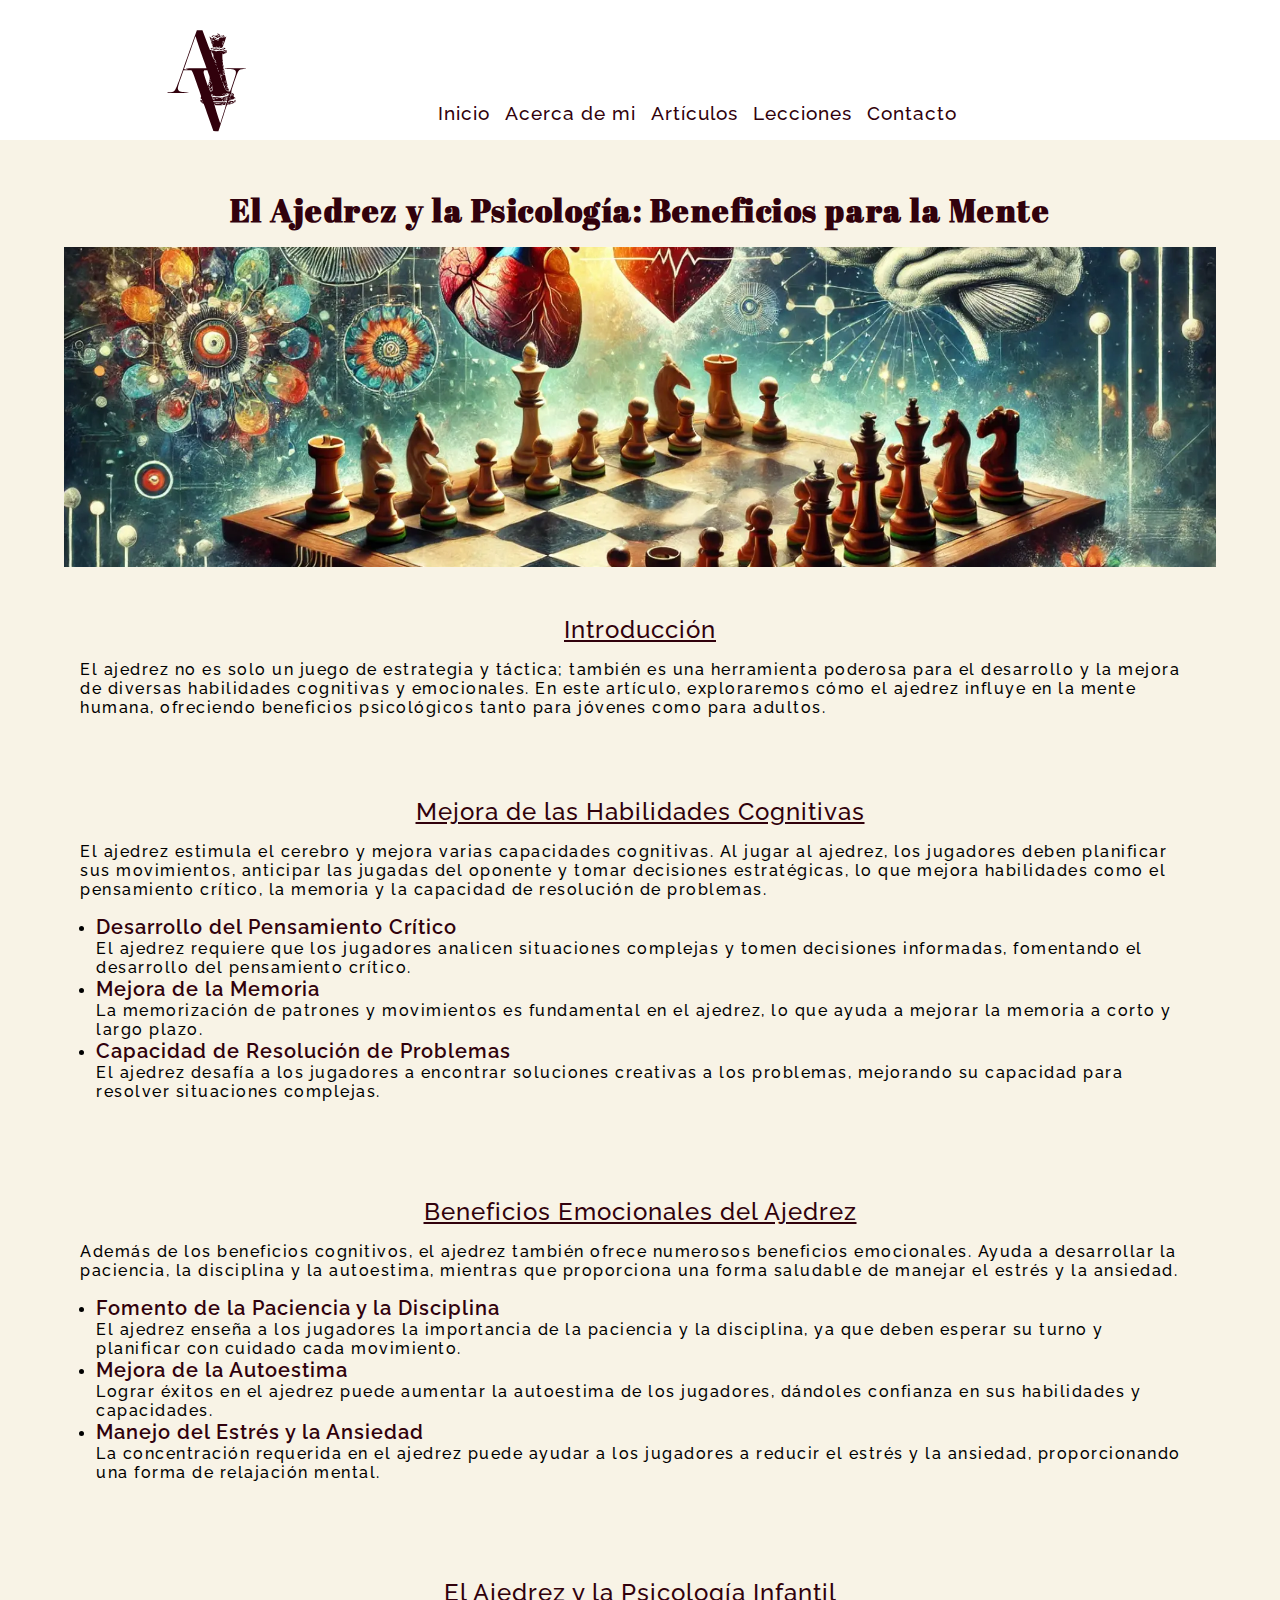
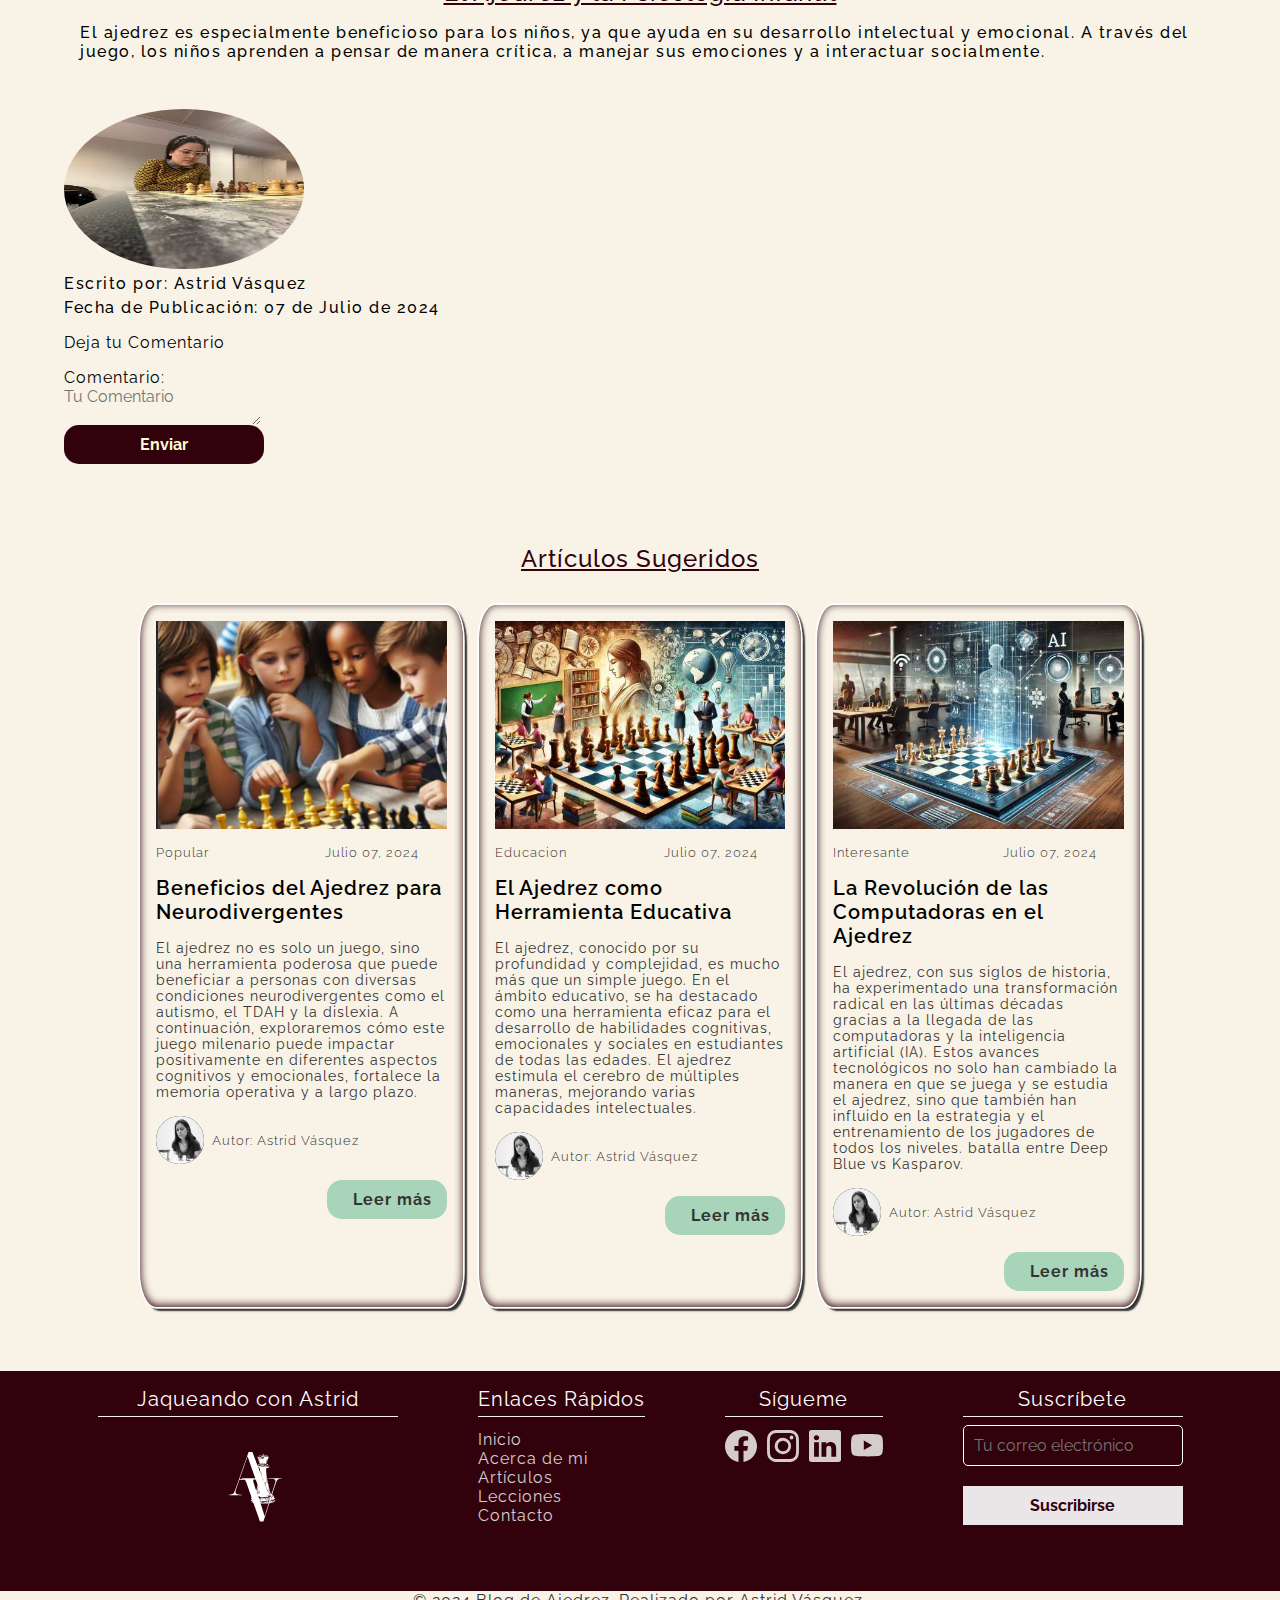
<file: post/psicologia.html>
<!-- Este documento html contiene una entrada de blog del sitio web.
    Estructura general:
-Encabezado
-Barra de navegación
-Contenido principal 
- Article (Entrada del blog)
    - Header (Encabezado de la entrada)
    - Section (Secciones de la entrada)
    - Footer (Pie de página de la entrada)
-Aside (Barra lateral con artículos sugeridos)
-Pie de página. -->
<!DOCTYPE html>
<html lang="es">
<head>
    <meta charset="UTF-8">
    <meta name="viewport" content="width=device-width, initial-scale=1.0">
    <!-- Primary Meta Tags -->
    <title>El Ajedrez y la Psicología: Beneficios para la Mente</title>
    <meta name="title" content="El Ajedrez y la Psicología: Beneficios para la Mente" />
    <meta name="description" content="El ajedrez no es solo un juego de estrategia y táctica; también es una herramienta poderosa para el desarrollo y la mejora de diversas habilidades cognitivas y emocionales. " />

    <!-- Open Graph / Facebook -->
    <meta property="og:type" content="website" />
    <meta property="og:url" content="https://metatags.io/" />
    <meta property="og:title" content="El Ajedrez y la Psicología: Beneficios para la Mente" />
    <meta property="og:description" content="El ajedrez no es solo un juego de estrategia y táctica; también es una herramienta poderosa para el desarrollo y la mejora de diversas habilidades cognitivas y emocionales. " />
    <meta property="og:image" content="https://metatags.io/images/meta-tags.png" />

    <!-- Twitter -->
    <meta property="twitter:card" content="summary_large_image" />
    <meta property="twitter:url" content="https://metatags.io/" />
    <meta property="twitter:title" content="El Ajedrez y la Psicología: Beneficios para la Mente" />
    <meta property="twitter:description" content="El ajedrez no es solo un juego de estrategia y táctica; también es una herramienta poderosa para el desarrollo y la mejora de diversas habilidades cognitivas y emocionales. " />
    <meta property="twitter:image" content="https://metatags.io/images/meta-tags.png" />

    <!-- Meta Tags Generated with https://metatags.io -->
    <link rel="stylesheet" href="../css/index.css">
    <script src="../js/envio.js" defer></script>
    <script src="../js/menu.js" defer></script>
</head>
<body>
<!-- Los componentes se definen con metodología suit para mantener la estructura y evitar problemas con selectores en css. -->
<!-- Cabecera de la página web con un título y un menú de navegación responsive -->
<!-- El título principal se encuentra en formato svg en codigo html para mantener la calidad de la imagen, con una clase para estilar -->
<!-- El logo se encuentra en un symbol para poder ser llamado en cualquier parte del documento html.    -->
<header class="Header">
    <h1 class="Header-h1"> 
        <a href="../index.html" class="Header-logo" title=" Ir al inicio de la pagina">
                <svg xmlns="http://www.w3.org/2000/svg" height="200">
                <symbol  class="Header-svg" id="logo" viewBox="0 0 400.000000 550.000000" preserveAspectRatio="xMidYMid meet">
                <g  transform="translate(0.000000,500.000000) scale(0.100000,-0.100000)" stroke="none">
                <path d="M1922 3883 c-55 -159 -177 -505 -271 -770 -174 -495 -207 -577 -240 -607 -29 -27 -90 -45 -148 -46 -29 0 -53 -4 -53 -10 0 -6 105 -10 295 -10 294 0 390 12 190 23 -120 7 -167 24 -185 68 -19 45 -8 96 73 324 l74 210 109 0 108 0 21 -32 c12 -17 43 -93 70 -170 26 -76 79 -225 117 -332 63 -180 67 -195 52 -212 -15 -16 -14 -19 10 -34 15 -10 26 -27 26 -39 0 -17 -2 -18 -10 -6 -5 8 -10 11 -10 6 0 -5 -7 -3 -15 4 -12 10 -15 10 -15 -1 0 -26 12 -59 22 -59 5 0 6 5 2 12 -4 7 -3 8 4 4 6 -4 9 -13 6 -21 -4 -9 3 -16 20 -21 14 -3 30 -12 36 -19 6 -7 69 -179 139 -381 l129 -369 69 -3 69 -3 53 163 c29 90 80 248 113 353 64 199 75 225 92 219 6 -2 47 7 90 19 57 16 80 27 82 40 1 11 -5 17 -19 18 -17 1 -18 2 -4 6 9 2 17 8 17 12 0 9 -62 6 -110 -4 -28 -7 -31 -10 -15 -15 17 -6 16 -7 -6 -12 -24 -4 -26 -3 -20 21 6 21 16 27 52 35 l44 9 -28 11 c-15 7 -25 15 -21 19 3 3 17 -1 30 -10 25 -16 74 -11 74 8 0 6 5 7 10 4 14 -9 12 9 -2 24 -11 10 -10 11 4 6 9 -4 19 -14 21 -23 3 -11 5 -9 6 6 1 15 -6 26 -17 28 -9 3 -22 16 -29 30 -10 22 -10 25 3 20 22 -8 8 33 -19 57 -25 21 -55 24 -38 3 8 -9 8 -16 2 -20 -16 -10 -18 26 -4 84 24 106 159 498 183 533 32 47 77 67 150 67 33 0 60 4 60 10 0 6 -103 10 -290 10 -187 0 -290 -4 -290 -10 0 -6 40 -10 101 -10 170 0 219 -30 205 -124 -10 -63 -153 -500 -165 -504 -6 -2 -11 3 -11 12 0 18 -11 26 -47 32 -23 4 -25 3 -13 -11 7 -8 21 -15 31 -15 11 0 19 -4 19 -10 0 -11 -46 4 -68 22 -19 16 5 29 40 23 27 -5 27 -4 16 22 -7 16 -20 39 -30 52 -10 13 -18 31 -18 39 0 13 3 12 15 -4 13 -17 13 -16 4 16 -20 66 -57 223 -63 265 -1 11 -10 20 -18 20 -30 0 -56 33 -49 63 5 26 5 26 11 -8 4 -27 10 -36 28 -38 15 -2 22 2 22 12 0 9 -4 16 -9 16 -6 0 -9 8 -9 18 2 46 -14 128 -27 138 -8 6 -15 17 -15 25 0 11 2 11 10 -1 8 -12 10 -12 9 5 0 11 -4 29 -9 40 -8 18 -9 18 -10 -5 -2 -17 -4 -20 -7 -8 -2 10 0 25 5 35 7 11 6 31 -3 60 -8 25 -9 40 -3 37 6 -4 7 2 3 17 -11 32 -13 189 -3 189 4 0 8 -4 8 -10 0 -5 7 -10 16 -10 8 0 13 4 9 9 -3 6 11 11 32 13 43 3 69 38 52 69 -14 26 -41 31 -85 14 -38 -15 -38 -15 -6 -10 20 3 31 1 27 -5 -7 -11 -48 -14 -58 -3 -10 10 -162 3 -165 -8 -2 -5 -8 -9 -13 -9 -6 0 -8 4 -5 9 6 9 -49 21 -96 21 -16 0 -28 5 -28 11 0 6 -6 9 -14 6 -8 -3 -19 0 -24 6 -5 7 -53 130 -107 275 l-98 262 -76 0 -77 0 -102 -287z m113 -33 c34 -107 153 -447 224 -638 17 -46 31 -85 31 -88 0 -2 -126 -4 -280 -4 -168 0 -280 -4 -280 -9 0 -6 17 -12 38 -14 22 -2 11 -4 -30 -5 -38 -1 -68 0 -68 3 0 3 65 191 144 418 79 227 149 430 156 452 15 47 12 53 65 -115z m794 -249 c16 -10 7 -47 -14 -55 -13 -5 -13 -2 1 18 14 22 14 25 -3 35 -10 6 -13 10 -8 11 6 0 16 -4 24 -9z m-405 -13 c14 -46 17 -52 24 -41 5 9 12 6 20 -8 12 -19 11 -20 -9 -14 -14 5 -19 4 -15 -4 4 -6 14 -11 22 -11 10 0 14 -14 14 -55 0 -30 4 -55 8 -55 14 0 33 -48 22 -55 -6 -4 -10 0 -10 8 0 7 -8 22 -18 33 -21 22 -47 92 -57 149 -4 22 -11 46 -17 53 -7 8 -7 12 1 12 6 0 13 -6 15 -12z m229 -5 c-13 -2 -35 -2 -50 0 -16 2 -5 4 22 4 28 0 40 -2 28 -4z m157 -1 c0 -4 -15 -8 -32 -9 -30 -1 -31 -1 -8 7 34 11 40 11 40 2z m-113 -18 c-3 -3 -12 -4 -19 -1 -8 3 -5 6 6 6 11 1 17 -2 13 -5z m-147 -246 c0 -19 -2 -20 -10 -8 -13 19 -13 30 0 30 6 0 10 -10 10 -22z m-10 -47 c-1 -10 -6 -7 -15 9 -19 33 -18 50 0 26 8 -11 15 -27 15 -35z m17 -3 c-3 -8 -6 -5 -6 6 -1 11 2 17 5 13 3 -3 4 -12 1 -19z m2 -68 c0 -10 -3 -8 -9 5 -12 27 -12 43 0 25 5 -8 9 -22 9 -30z m40 -100 c0 -10 -3 -8 -9 5 -12 27 -12 43 0 25 5 -8 9 -22 9 -30z m156 21 c3 -5 1 -12 -5 -16 -5 -3 -10 1 -10 9 0 18 6 21 15 7z m11 -74 c2 -34 0 -37 -6 -17 -11 33 -12 60 -2 60 4 0 8 -19 8 -43z m-137 -17 c0 -9 -6 -4 -14 10 -19 33 -19 49 0 24 8 -10 14 -26 14 -34z m-283 -55 c40 -106 40 -111 14 -224 -24 -102 -29 -115 -35 -109 -12 12 -115 331 -115 355 0 64 9 74 57 71 l45 -3 34 -90z m391 63 c-3 -7 -5 -2 -5 12 0 14 2 19 5 13 2 -7 2 -19 0 -25z m-50 -80 c-3 -8 -6 -5 -6 6 -1 11 2 17 5 13 3 -3 4 -12 1 -19z m-17 -23 c0 -8 6 -29 14 -47 20 -50 36 -101 32 -105 -2 -2 -15 26 -29 64 -36 97 -41 117 -28 109 6 -4 11 -14 11 -21z m48 -22 c-11 -14 -28 -8 -28 8 0 6 5 7 10 4 6 -3 10 4 11 17 0 22 1 22 8 3 5 -11 4 -25 -1 -32z m-318 -114 c0 -5 -4 -9 -10 -9 -5 0 -10 7 -10 16 0 8 5 12 10 9 6 -3 10 -10 10 -16z m417 -11 c-3 -8 -6 -5 -6 6 -1 11 2 17 5 13 3 -3 4 -12 1 -19z m-387 -88 c-1 -3 -7 4 -15 14 -8 11 -15 31 -15 45 1 22 3 19 15 -14 8 -22 15 -42 15 -45z m-46 55 c-4 -8 -8 -15 -10 -15 -2 0 -4 7 -4 15 0 8 4 15 10 15 5 0 7 -7 4 -15z m421 5 c-4 -6 -1 -18 6 -26 10 -12 9 -13 -5 -8 -16 6 -21 25 -9 37 10 11 15 8 8 -3z m-45 -51 c0 -24 -17 -12 -27 19 l-11 37 19 -24 c10 -13 19 -27 19 -32z m-378 12 c5 9 6 4 2 -15 -5 -22 -4 -27 6 -21 9 6 10 3 1 -12 -5 -11 -9 -35 -7 -54 2 -19 1 -24 -1 -12 -2 12 -11 27 -19 33 -8 7 -13 22 -13 34 1 17 2 17 6 4 2 -10 9 -18 14 -18 6 0 7 10 3 23 -9 29 -12 44 -6 33 2 -4 9 -2 14 5z m455 -13 c-3 -8 -6 -5 -6 6 -1 11 2 17 5 13 3 -3 4 -12 1 -19z m-10 -55 c-3 -10 -5 -4 -5 12 0 17 2 24 5 18 2 -7 2 -21 0 -30z m20 15 c-3 -8 -6 -5 -6 6 -1 11 2 17 5 13 3 -3 4 -12 1 -19z m-71 -20 c7 -32 7 -32 16 -9 4 13 11 22 14 19 2 -3 -1 -18 -8 -32 -9 -22 -9 -29 1 -36 8 -4 10 -13 6 -20 -4 -7 -16 11 -31 47 -28 67 -27 63 -15 63 5 0 13 -15 17 -32z m-313 -108 c-8 -30 -22 -45 -50 -54 -19 -6 -24 0 -42 48 -11 30 -22 65 -24 78 -2 13 -2 17 0 11 3 -7 8 -13 13 -13 4 0 7 -6 7 -12 -1 -33 17 -78 32 -78 13 0 13 -2 2 -9 -7 -5 -9 -11 -4 -14 5 -3 19 3 32 12 26 20 30 46 19 121 -6 41 -6 40 7 -10 8 -30 11 -66 8 -80z m374 68 c-3 -8 -6 -5 -6 6 -1 11 2 17 5 13 3 -3 4 -12 1 -19z m-398 -35 c-1 -28 -4 -37 -6 -23 -3 14 -8 29 -13 34 -7 7 7 34 18 36 1 0 1 -21 1 -47z m421 2 c17 -21 5 -31 -15 -12 -8 9 -15 18 -15 21 0 11 18 6 30 -9z m-450 -14 c0 -6 -4 -13 -10 -16 -5 -3 -10 1 -10 9 0 9 5 16 10 16 6 0 10 -4 10 -9z m426 -28 c-7 -7 -26 7 -26 19 0 6 6 6 15 -2 9 -7 13 -15 11 -17z m81 -105 c8 -14 -18 -58 -34 -58 -8 0 -12 -3 -10 -7 3 -5 -5 -9 -16 -9 -32 -3 -110 -24 -122 -33 -5 -5 -48 -11 -95 -14 l-85 -6 80 12 80 12 -131 0 c-147 1 -160 5 -166 60 -5 43 7 46 16 5 3 -16 10 -30 16 -30 13 0 13 17 0 25 -12 8 -13 25 -1 25 5 0 12 -11 15 -24 7 -29 37 -35 161 -30 50 2 97 4 106 5 9 0 34 7 55 14 29 11 33 14 16 15 -13 0 -21 4 -17 9 3 6 17 6 36 -1 16 -6 33 -8 36 -4 4 3 0 6 -8 6 -11 0 -11 2 1 10 20 13 33 13 25 0 -10 -16 11 -12 25 5 11 13 8 14 -16 11 -16 -3 -39 -8 -51 -11 -13 -4 -23 -4 -23 -1 0 20 95 32 107 14z m-129 -5 c-10 -2 -26 -2 -35 0 -10 3 -2 5 17 5 19 0 27 -2 18 -5z m232 -26 c0 -5 -4 -5 -10 -2 -5 3 -10 14 -10 23 0 15 2 15 10 2 5 -8 10 -19 10 -23z m-45 3 c14 0 29 -29 20 -38 -3 -3 -5 -1 -5 5 0 6 -7 14 -16 17 -12 5 -15 2 -10 -9 3 -9 2 -14 -3 -11 -4 3 -14 -13 -20 -35 -7 -23 -14 -39 -17 -37 -2 3 3 24 11 48 8 23 15 52 16 64 0 11 3 15 6 9 2 -7 11 -13 18 -13z m-229 -5 c9 -8 11 -15 6 -15 -5 0 -15 7 -22 15 -7 8 -9 15 -6 15 4 0 14 -7 22 -15z m144 -65 c0 -5 -5 -10 -11 -10 -5 0 -7 5 -4 10 3 6 8 10 11 10 2 0 4 -4 4 -10z m-77 -7 c-7 -2 -21 -2 -30 0 -10 3 -4 5 12 5 17 0 24 -2 18 -5z m-337 -12 c-18 -7 -18 -8 -2 -14 9 -4 14 -11 11 -17 -3 -5 1 -10 9 -10 9 0 16 -4 16 -10 0 -5 -7 -10 -15 -10 -8 0 -15 5 -15 11 0 5 -4 7 -10 4 -5 -3 -10 -2 -10 4 0 5 6 12 13 14 7 4 6 6 -4 6 -9 1 -19 8 -23 16 -4 11 2 15 22 14 23 0 24 -2 8 -8z m392 -4 c9 -11 3 -13 -31 -11 -78 5 -82 7 -32 14 28 4 51 8 51 8 1 1 6 -4 12 -11z m-343 -7 c-3 -5 -11 -10 -16 -10 -6 0 -7 5 -4 10 3 6 11 10 16 10 6 0 7 -4 4 -10z m213 -19 c3 -10 -2 -11 -19 -6 -39 12 -48 27 -15 23 16 -2 31 -9 34 -17z m-139 5 c-12 -10 -59 -15 -59 -6 0 5 14 10 32 10 17 0 29 -2 27 -4z m188 -2 c-3 -3 -12 -4 -19 -1 -8 3 -5 6 6 6 11 1 17 -2 13 -5z m73 -4 c8 -5 11 -12 7 -17 -5 -4 -12 -1 -17 7 -8 13 -10 12 -10 -2 0 -9 6 -18 13 -21 6 -2 1 -5 -13 -5 -14 0 -36 -2 -50 -5 -14 -2 -16 -2 -5 1 15 5 9 8 -20 13 -38 6 -38 6 9 4 40 -2 49 1 53 16 6 21 11 23 33 9z m77 -26 c-3 -3 -12 -4 -19 -1 -8 3 -5 6 6 6 11 1 17 -2 13 -5z m-414 -21 c-7 -2 -21 -2 -30 0 -10 3 -4 5 12 5 17 0 24 -2 18 -5z m222 -3 c-3 -5 -10 -10 -16 -10 -5 0 -9 5 -9 10 0 6 7 10 16 10 8 0 12 -4 9 -10z m107 -5 c3 -3 -3 -22 -13 -43 -11 -20 -19 -49 -19 -65 0 -15 -18 -83 -39 -150 -22 -67 -56 -176 -77 -242 l-37 -120 -18 55 c-94 296 -138 441 -143 475 -5 39 2 31 19 -20 5 -16 8 -17 15 -5 6 8 10 11 10 5 0 -6 41 -9 108 -8 144 2 148 3 150 32 1 13 7 30 13 38 7 7 8 17 4 21 -4 4 -10 1 -12 -5 -3 -7 -9 -13 -14 -13 -6 0 -7 5 -4 10 7 11 -28 14 -38 3 -4 -4 -65 -7 -135 -8 -114 -1 -152 5 -152 24 0 3 74 5 164 5 90 -1 170 2 177 7 16 10 33 11 41 4z m-666 -30 c1 -8 -2 -15 -7 -15 -5 0 -9 10 -9 22 0 23 12 17 16 -7z m799 -5 c-4 -6 6 -11 22 -11 27 -2 27 -2 3 -6 -14 -3 -29 -9 -34 -14 -6 -5 -24 -9 -40 -8 l-31 1 33 8 c18 4 36 11 40 15 4 3 -7 4 -23 0 l-30 -7 25 15 c30 18 43 21 35 7z m-205 -20 c0 -5 -12 -10 -27 -9 -25 0 -26 1 -8 9 27 12 35 12 35 0z m-140 -10 l-85 -6 75 -5 75 -5 -77 -2 c-50 -1 -78 2 -78 9 0 5 -4 8 -9 4 -5 -3 -12 -1 -16 5 -4 7 29 9 97 8 l103 -2 -85 -6z m257 -26 c-9 -9 -27 6 -27 22 0 13 2 13 16 -1 9 -9 14 -18 11 -21z m-165 -6 c-19 -5 -39 -7 -45 -4 -7 2 -2 5 11 5 12 1 22 5 22 10 0 5 10 6 23 3 20 -5 19 -7 -11 -14z"/>
                <path d="M2580 4069 c0 -6 9 -13 20 -16 20 -5 20 -6 3 -18 -26 -18 -84 -24 -111 -12 -18 8 -27 6 -47 -13 -14 -13 -22 -26 -19 -29 3 -3 9 1 14 9 8 12 10 12 10 1 0 -11 3 -11 15 -1 8 7 12 16 9 21 -3 5 -2 9 1 9 11 0 90 -42 107 -58 16 -13 21 -12 55 11 55 37 113 51 132 32 10 -9 11 -15 4 -15 -7 0 -14 4 -17 9 -3 5 -15 7 -26 4 -20 -5 -19 -17 1 -19 5 -1 14 -2 19 -3 6 0 10 -4 10 -8 0 -5 -19 -8 -42 -7 -64 2 -89 -11 -84 -40 3 -19 1 -23 -11 -19 -12 5 -12 7 -1 14 19 13 3 11 -27 -3 -14 -6 -25 -15 -25 -20 0 -13 18 -9 23 5 3 9 8 8 20 -3 15 -14 13 -15 -15 -15 -17 0 -33 6 -35 13 -3 6 -13 12 -23 12 -22 0 -29 10 -32 43 -2 22 -5 24 -25 14 -13 -6 -23 -14 -23 -19 0 -15 -21 -8 -56 18 l-35 27 11 -29 c6 -16 13 -36 17 -44 3 -8 7 -22 8 -30 5 -30 57 -175 67 -187 6 -7 16 -13 22 -13 7 0 6 3 -2 8 -8 6 0 9 20 9 18 0 44 3 58 7 21 5 22 5 5 -3 -16 -8 -11 -10 25 -10 27 0 40 3 32 7 -8 6 -2 9 18 9 17 0 26 -4 19 -8 -9 -5 -8 -8 2 -12 10 -3 10 -4 -1 -2 -9 1 -39 -1 -67 -5 -29 -3 -50 -2 -47 2 6 10 -47 -1 -59 -12 -5 -4 13 -10 40 -13 26 -3 50 -1 51 4 2 5 13 9 23 9 11 0 17 -4 14 -10 -3 -5 1 -10 9 -10 9 0 13 6 10 13 -3 10 5 12 30 9 26 -3 39 1 52 16 14 17 58 137 99 272 l8 24 -28 -18 c-26 -17 -27 -17 -21 2 8 23 -29 73 -41 56 -5 -6 -25 -14 -45 -18 -33 -6 -38 -4 -38 12 0 10 -8 26 -18 35 -21 19 -62 23 -62 6z m37 -5 c-3 -3 -12 -4 -19 -1 -8 3 -5 6 6 6 11 1 17 -2 13 -5z m30 -34 c-1 -13 -6 -19 -15 -15 -8 3 -20 -3 -27 -12 -8 -10 -16 -15 -19 -12 -10 9 34 50 46 43 8 -5 9 -1 5 10 -4 9 -3 15 2 11 6 -3 9 -14 8 -25z m-17 -45 c-7 -9 -15 -13 -19 -10 -3 3 1 10 9 15 21 14 24 12 10 -5z m-181 -74 c0 -10 -2 -11 -6 -3 -2 6 -11 12 -19 12 -8 0 -14 4 -14 9 0 5 9 7 20 4 11 -3 20 -13 19 -22z m52 -18 c12 -15 12 -16 -3 -10 -10 3 -18 2 -18 -4 0 -6 -4 -8 -9 -5 -5 4 -12 0 -14 -6 -3 -8 -6 -6 -6 5 -1 9 6 17 15 17 8 0 12 5 9 10 -10 17 12 11 26 -7z m-65 -18 c10 -26 -1 -35 -13 -10 -6 14 -7 25 -2 25 5 0 12 -7 15 -15z m334 -25 c0 -16 -4 -30 -9 -30 -4 0 -8 13 -7 30 1 39 16 39 16 0z m-40 -17 c-11 -17 -11 -17 -6 0 3 10 6 24 7 30 0 9 2 9 5 0 3 -7 0 -20 -6 -30z m-251 -28 c0 -5 -4 -3 -9 5 -5 8 -9 22 -9 30 0 16 17 -16 18 -35z m-10 -44 c0 -14 -1 -14 -6 -1 -3 8 -10 24 -15 35 -9 20 -9 20 6 1 9 -11 16 -27 15 -35z m281 32 c0 -10 -5 -25 -10 -33 -8 -11 -9 -7 -4 15 4 23 3 26 -5 15 -6 -8 -11 -10 -11 -4 0 6 3 14 7 17 12 12 23 7 23 -10z"/>
                <path d="M2690 3980 c0 -5 5 -10 10 -10 6 0 10 5 10 10 0 6 -4 10 -10 10 -5 0 -10 -4 -10 -10z"/>
                <path d="M2522 3949 c2 -12 13 -25 25 -30 35 -13 36 5 2 30 l-31 23 4 -23z"/>
                <path d="M2417 3675 c-8 -8 -16 -13 -18 -12 -3 1 2 -4 10 -10 22 -19 33 -16 26 6 -4 14 0 21 12 24 16 4 16 5 1 6 -9 0 -23 -6 -31 -14z"/>
                <path d="M2763 3676 c10 -8 14 -17 8 -20 -5 -3 -11 -1 -13 6 -4 10 -10 10 -32 0 -15 -6 -35 -12 -46 -12 -10 0 -21 -6 -23 -12 -4 -9 -8 -9 -14 -3 -12 14 -76 16 -85 2 -6 -9 -10 -9 -15 -1 -7 11 -74 34 -97 34 -5 0 -3 -7 4 -15 7 -8 18 -14 24 -14 6 1 22 -3 36 -8 35 -15 196 -9 215 7 9 7 18 10 22 6 3 -3 0 -6 -7 -6 -7 0 -11 -2 -8 -5 3 -3 18 0 34 6 16 7 32 12 37 11 15 -4 6 18 -12 28 -29 15 -50 12 -28 -4z"/>
                <path d="M3073 2244 c-5 -13 -7 -13 -15 -2 -5 8 -7 0 -6 -24 3 -56 28 -46 35 14 3 31 -4 37 -14 12z"/>
                </g>
            </symbol>
            <use href="#logo" x="0" width="200" fill="#31010c"></use>
            </svg> 
            
        </a>
    </h1>
    <!-- El menú de navegación integra un botón, que se mantendra oculto hasta cambiar de resolucion de pantalla. -->

    <nav class="Header-nav">
    <button class="Header-boton">
        <span class="Header-span"></span>
        <span class="Header-span"></span>
        <span class="Header-span"></span>
    </button> 
        <ul class="Header-ul">
            <li class="Header-li">
                <a href="../index.html" class="Header-a" title="Ir al inicio del Portal">Inicio</a>
            </li>
            <li class="Header-li">
                <a href="../about.html" class="Header-a" title="Conocer sobre mi">Acerca de mi</a>
            </li>
            <li class="Header-li">
                <a href="../article.html" class="Header-a" title=" Conoce el perfil del entrenador">Artículos</a>
            </li>
            <li class="Header-li">
                <a href="../lessons.html" class="Header-a" title="Conocer las lecciones">Lecciones</a>
            </li>
            <li class="Header-li">
                <a href="../contacto.html" class="Header-a" title="Ir a contactarme">Contacto</a>
            </li>
        </ul>
    </nav>

</header>
<main class="Main">
    <article class="Post">
        <header class="Post-header">
            <h2 class="Post-title">El Ajedrez y la Psicología: Beneficios para la Mente</h2>
        </header>
        <picture class="Post-picture">
            <source srcset="../assets/psicologia-large.webp" media="(min-width: 800px)" type="image/webp">
            <source srcset="../assets/psicologia-large.jpg" media="(min-width: 800px)" type="image/jpeg">
            <source srcset="../assets/psicologia-medium.webp" media="(min-width: 400px)" type="image/webp">
            <source srcset="../assets/psicologia-medium.jpg" media="(min-width: 400px)" type="image/jpeg">
            <img src="../assets/psicologia-default.webp" alt="Imagen de una partida de ajedrez" class="Post-image">
        </picture>
       
        <section class="Post-section">
            <h3 class="Post-h3">Introducción</h3>
            <p class="Post-p">El ajedrez no es solo un juego de estrategia y táctica; también es una herramienta poderosa para el desarrollo y la mejora de diversas habilidades cognitivas y emocionales. En este artículo, exploraremos cómo el ajedrez influye en la mente humana, ofreciendo beneficios psicológicos tanto para jóvenes como para adultos.</p>
        </section>
    
        <section class="Post-section">
            <h3 class="Post-h3">Mejora de las Habilidades Cognitivas</h3>
            <p class="Post-p">El ajedrez estimula el cerebro y mejora varias capacidades cognitivas. Al jugar al ajedrez, los jugadores deben planificar sus movimientos, anticipar las jugadas del oponente y tomar decisiones estratégicas, lo que mejora habilidades como el pensamiento crítico, la memoria y la capacidad de resolución de problemas.</p>
            <ul class="Post-ul">
                <li class="Post-li">
                    <h4 class="Post-h4">Desarrollo del Pensamiento Crítico</h4>
                    <p class="Post-p">El ajedrez requiere que los jugadores analicen situaciones complejas y tomen decisiones informadas, fomentando el desarrollo del pensamiento crítico.</p>
                </li>
                <li class="Post-li">
                    <h4 class="Post-h4">Mejora de la Memoria</h4>
                    <p class="Post-p">La memorización de patrones y movimientos es fundamental en el ajedrez, lo que ayuda a mejorar la memoria a corto y largo plazo.</p>
                </li>
                <li class="Post-li">
                    <h4 class="Post-h4">Capacidad de Resolución de Problemas</h4>
                    <p class="Post-p">El ajedrez desafía a los jugadores a encontrar soluciones creativas a los problemas, mejorando su capacidad para resolver situaciones complejas.</p>
                </li>
            </ul>
        </section>
    
        <section class="Post-section">
            <h3 class="Post-h3">Beneficios Emocionales del Ajedrez</h3>
            <p class="Post-p">Además de los beneficios cognitivos, el ajedrez también ofrece numerosos beneficios emocionales. Ayuda a desarrollar la paciencia, la disciplina y la autoestima, mientras que proporciona una forma saludable de manejar el estrés y la ansiedad.</p>
            <ul class="Post-ul">
                <li class="Post-li">
                    <h4 class="Post-h4">Fomento de la Paciencia y la Disciplina</h4>
                    <p class="Post-p">El ajedrez enseña a los jugadores la importancia de la paciencia y la disciplina, ya que deben esperar su turno y planificar con cuidado cada movimiento.</p>
                </li>
                <li class="Post-li">
                    <h4 class="Post-h4">Mejora de la Autoestima</h4>
                    <p class="Post-p">Lograr éxitos en el ajedrez puede aumentar la autoestima de los jugadores, dándoles confianza en sus habilidades y capacidades.</p>
                </li>
                <li class="Post-li">
                    <h4 class="Post-h4">Manejo del Estrés y la Ansiedad</h4>
                    <p class="Post-p">La concentración requerida en el ajedrez puede ayudar a los jugadores a reducir el estrés y la ansiedad, proporcionando una forma de relajación mental.</p>
                </li>
            </ul>
        </section>
    
        <section class="Post-section">
            <h3 class="Post-h3">El Ajedrez y la Psicología Infantil</h3>
            <p class="Post-p">El ajedrez es especialmente beneficioso para los niños, ya que ayuda en su desarrollo intelectual y emocional. A través del juego, los niños aprenden a pensar de manera crítica, a manejar sus emociones y a interactuar socialmente.</p>
        </section>
    
<!-- Footer del article con la información del autor y la fecha de publicación. -->
<footer class="Post-footer">
    <img src="../assets/astridjugando-default.jpg" alt="FotoAutora" class="Post-foto" title="Autor del blog" loading="lazy">
    <p class="Post-p">Escrito por: <span class="Post-span">Astrid Vásquez</span></p>
    <p class="Post-p">Fecha de Publicación: <span class="Post-span">07 de Julio de 2024</span></p>  
</footer>
<section class="Comment-section">
    <h4 class="Comment-h4">Deja tu Comentario</h4>
    <form class="Comment-form" action="post">
        <label for="mensaje" class="Comment-label">Comentario:</label>
        <textarea name="mensaje" id="mensaje" class="Comment-textarea" placeholder="Tu Comentario" required></textarea>
        <button type="submit" class="Comment-button">Enviar</button>
    </form>
</section>
</article>
</main>

<aside class="Post-aside">
<!-- Post-sugerido, se define una etiqueta section con su encabezado y los artículos sugeridos,
    Estan en un div con la clase wrapper ya que es para dar estilo unicamente . -->
    <section class="Post-sugerido">
    <!-- Post-h3-center es modificador de la clase principal Post-h3 para centrar el texto. -->
        <h3 class="Post-h3 Post-h3--center">Artículos Sugeridos</h3>
        <div class="Post-wrapper">
    <!--  Se acalara que Article-item-post es modificador de la clase principal Article-item  -->
        <article class="Article-item Article-item--post">
            <h4 class="Articles-h4">Beneficios del Ajedrez para Neurodivergentes</h4>
            <p class="Articles-p">El ajedrez no es solo un juego, sino una herramienta poderosa que puede beneficiar
                a personas con diversas condiciones neurodivergentes como el autismo, el TDAH y la dislexia. A continuación, exploraremos cómo este juego milenario puede impactar positivamente en diferentes aspectos
                    cognitivos y emocionales, fortalece la memoria operativa y a largo plazo.</p>
            <img src="../assets/niñosJugando-default.jpg" alt="imagen1" class="Articles-img" title="imagen" loading="lazy">
        
            <div class="Articles-span">
            <span class="Articles-info"> Popular </span>
            <span class="Articles-info"> Julio 07, 2024</span>
            </div>
            <div class="Articles-autor">
                <img src="../assets/image1.jpg" alt="FotoAutor" class="Articles-foto" title="Autor del blog" loading="lazy">
                <span class="Articles-info"> Autor: Astrid Vásquez</span>
            </div>
            <footer class="Articles-footer">
                <a href="../post/neurodivergente.html" class="Articles-link" title="Ver el artículo">Leer más</a>
            </footer>
        </article>
        <article class="Article-item Post-article">
            <h4 class="Articles-h4">El Ajedrez como Herramienta Educativa</h4>
            <p class="Articles-p">El ajedrez, conocido por su profundidad y complejidad, es mucho más que un simple juego. En el ámbito educativo, 
                se ha destacado como una herramienta eficaz para el desarrollo de habilidades cognitivas, 
                emocionales y sociales en estudiantes de todas las edades. El ajedrez estimula el cerebro de múltiples maneras, mejorando varias capacidades intelectuales.</p>
            <img src="../assets/education-default.jpg" alt="imagen4" class="Articles-img" title="imagen" loading="lazy">
            <div class="Articles-span">
                <span class="Articles-info"> Educacion</span>
                <span class="Articles-info"> Julio 07, 2024</span>
            </div>
            <div class="Articles-autor">
                <img src="../assets/image1.jpg" alt="FotoAutor" class="Articles-foto" title="Autor del blog" loading="lazy">
                <span class="Articles-info"> Autor: Astrid Vásquez</span>
            </div>
            <footer class="Articles-footer">
                <a href="../post/educacion.html" class="Articles-link" title="Ver el artículo">Leer más</a>
            </footer>
        </article>
        <article class="Article-item Post-article">
            <h4 class="Articles-h4">La Revolución de las Computadoras en el Ajedrez</h4>
            <p class="Articles-p">El ajedrez, con sus siglos de historia, ha experimentado una transformación radical en las últimas décadas gracias a la llegada de las computadoras y la inteligencia artificial (IA). Estos avances tecnológicos no solo han cambiado la manera en que se juega y se estudia el ajedrez, sino que también han influido en la estrategia y el entrenamiento de los jugadores de todos los niveles. batalla entre Deep Blue vs Kasparov.</p>
            <img src="../assets/ArtificialIntelegence-default.jpg" alt="imagen8" class="Articles-img" title="imagen" loading="lazy">
            <div class="Articles-span">
                <span class="Articles-info"> Interesante</span>
                <span class="Articles-info"> Julio 07, 2024</span>
            </div>
            <div class="Articles-autor">
                <img src="../assets/image1.jpg" alt="FotoAutor" class="Articles-foto" title="Autor del blog" loading="lazy">
                <span class="Articles-info"> Autor: Astrid Vásquez</span>
            </div>
            <footer class="Articles-footer">
                <a href="../post/Inteligenciaartificial.html" class="Articles-link" title="Ver el artículo">Leer más</a>
            </footer>
        </article>
        </div>
    </section>
</aside>

<!-- Pie de la página web con información de contacto y enlaces a redes sociales -->
<footer class="Footer">
    <div class="Footer-container">
      <section class="Footer-section Footer-about">
        <h4 class="Footer-h"> Jaqueando con Astrid</h4>
        <svg class="Footer-svg">
            <use href="#logo" x="100" width="100" fill="#ffffff"></use>
        </svg>
        <!-- <p class= "Footer-p"> Enseñando el mundo del Ajedrez en pequeños pasos </p> -->
      </section>

      <nav class="Footer-nav">
        <h4 class="Footer-h">Enlaces Rápidos</h4>
        <ul class="Footer-list">
          <li class="Footer-li"><a href="../index.html" class="Footer-link" title="Ver el Inicio">Inicio</a></li>
          <li class="Footer-li"><a href="../about.html" class="Footer-link" title="Conocer sobre mi">Acerca de mi</a></li>
          <li class="Footer-li"><a href="../article.html" class="Footer-link" title="Ver los Artículos">Artículos</a></li>
          <li class="Footer-li"><a href="../lessons.html" class="Footer-link" title="Ver las lecciones">Lecciones</a></li>
          <li class="Footer-li"><a href="../contacto.html" class="Footer-link" title="Contactarme">Contacto</a></li>
        </ul>
      </nav>
    
      <article class=" Footer-article Redes">
        <h4 class="Footer-h">Sígueme</h4>
        <ul class="Redes-ul">
            <li class="Redes-li">
                <a href="https://www.facebook.com/Astridvasquez23/?locale=es_LA" class="Redes-a" title="Sígueme en Facebook" target="_blank" rel="noreferrer">
                    <svg xmlns="http://www.w3.org/2000/svg" width="16" height="16" fill="currentColor" class="Redes-svg" viewBox="0 0 16 16">
                        <path d="M16 8.049c0-4.446-3.582-8.05-8-8.05C3.58 0-.002 3.603-.002 8.05c0 4.017 2.926 7.347 6.75 7.951v-5.625h-2.03V8.05H6.75V6.275c0-2.017 1.195-3.131 3.022-3.131.876 0 1.791.157 1.791.157v1.98h-1.009c-.993 0-1.303.621-1.303 1.258v1.51h2.218l-.354 2.326H9.25V16c3.824-.604 6.75-3.934 6.75-7.951"/>
                      </svg>
                </a>
            </li>
            <li class="Redes-li">
                <a href="https://www.instagram.com/be_brainchess/" class="Redes-a" title=" Sígueme en Instagram" target="_blank" rel="noreferrer">
                    <svg xmlns="http://www.w3.org/2000/svg" width="16" height="16" fill="currentColor" class="Redes-svg" viewBox="0 0 16 16">
                        <path d="M8 0C5.829 0 5.556.01 4.703.048 3.85.088 3.269.222 2.76.42a3.9 3.9 0 0 0-1.417.923A3.9 3.9 0 0 0 .42 2.76C.222 3.268.087 3.85.048 4.7.01 5.555 0 5.827 0 8.001c0 2.172.01 2.444.048 3.297.04.852.174 1.433.372 1.942.205.526.478.972.923 1.417.444.445.89.719 1.416.923.51.198 1.09.333 1.942.372C5.555 15.99 5.827 16 8 16s2.444-.01 3.298-.048c.851-.04 1.434-.174 1.943-.372a3.9 3.9 0 0 0 1.416-.923c.445-.445.718-.891.923-1.417.197-.509.332-1.09.372-1.942C15.99 10.445 16 10.173 16 8s-.01-2.445-.048-3.299c-.04-.851-.175-1.433-.372-1.941a3.9 3.9 0 0 0-.923-1.417A3.9 3.9 0 0 0 13.24.42c-.51-.198-1.092-.333-1.943-.372C10.443.01 10.172 0 7.998 0zm-.717 1.442h.718c2.136 0 2.389.007 3.232.046.78.035 1.204.166 1.486.275.373.145.64.319.92.599s.453.546.598.92c.11.281.24.705.275 1.485.039.843.047 1.096.047 3.231s-.008 2.389-.047 3.232c-.035.78-.166 1.203-.275 1.485a2.5 2.5 0 0 1-.599.919c-.28.28-.546.453-.92.598-.28.11-.704.24-1.485.276-.843.038-1.096.047-3.232.047s-2.39-.009-3.233-.047c-.78-.036-1.203-.166-1.485-.276a2.5 2.5 0 0 1-.92-.598 2.5 2.5 0 0 1-.6-.92c-.109-.281-.24-.705-.275-1.485-.038-.843-.046-1.096-.046-3.233s.008-2.388.046-3.231c.036-.78.166-1.204.276-1.486.145-.373.319-.64.599-.92s.546-.453.92-.598c.282-.11.705-.24 1.485-.276.738-.034 1.024-.044 2.515-.045zm4.988 1.328a.96.96 0 1 0 0 1.92.96.96 0 0 0 0-1.92m-4.27 1.122a4.109 4.109 0 1 0 0 8.217 4.109 4.109 0 0 0 0-8.217m0 1.441a2.667 2.667 0 1 1 0 5.334 2.667 2.667 0 0 1 0-5.334"/>
                      </svg>
                </a>
            </li>
            <li class="Redes-li">
                <a href="https://cl.linkedin.com/in/astridvasquez2312" class="Redes-a" title="Sígueme en Linkedin" target="_blank" rel="noreferrer">
                    <svg xmlns="http://www.w3.org/2000/svg" width="16" height="16" fill="currentColor" class="Redes-svg" viewBox="0 0 16 16">
                        <path d="M0 1.146C0 .513.526 0 1.175 0h13.65C15.474 0 16 .513 16 1.146v13.708c0 .633-.526 1.146-1.175 1.146H1.175C.526 16 0 15.487 0 14.854zm4.943 12.248V6.169H2.542v7.225zm-1.2-8.212c.837 0 1.358-.554 1.358-1.248-.015-.709-.52-1.248-1.342-1.248S2.4 3.226 2.4 3.934c0 .694.521 1.248 1.327 1.248zm4.908 8.212V9.359c0-.216.016-.432.08-.586.173-.431.568-.878 1.232-.878.869 0 1.216.662 1.216 1.634v3.865h2.401V9.25c0-2.22-1.184-3.252-2.764-3.252-1.274 0-1.845.7-2.165 1.193v.025h-.016l.016-.025V6.169h-2.4c.03.678 0 7.225 0 7.225z"/>
                      </svg>
                </a>
    
            </li>
            <li class="Redes-li">
                <a href="https://www.youtube.com/channel/UCwtnMOZnZR2_Z5UXH46dAvQ" class="Redes-a" title="Sígueme en Youtube" target="_blank" rel="noreferrer">
                    <svg xmlns="http://www.w3.org/2000/svg" width="16" height="16" fill="currentColor" class="Redes-svg" viewBox="0 0 16 16">
                        <path d="M8.051 1.999h.089c.822.003 4.987.033 6.11.335a2.01 2.01 0 0 1 1.415 1.42c.101.38.172.883.22 1.402l.01.104.022.26.008.104c.065.914.073 1.77.074 1.957v.075c-.001.194-.01 1.108-.082 2.06l-.008.105-.009.104c-.05.572-.124 1.14-.235 1.558a2.01 2.01 0 0 1-1.415 1.42c-1.16.312-5.569.334-6.18.335h-.142c-.309 0-1.587-.006-2.927-.052l-.17-.006-.087-.004-.171-.007-.171-.007c-1.11-.049-2.167-.128-2.654-.26a2.01 2.01 0 0 1-1.415-1.419c-.111-.417-.185-.986-.235-1.558L.09 9.82l-.008-.104A31 31 0 0 1 0 7.68v-.123c.002-.215.01-.958.064-1.778l.007-.103.003-.052.008-.104.022-.26.01-.104c.048-.519.119-1.023.22-1.402a2.01 2.01 0 0 1 1.415-1.42c.487-.13 1.544-.21 2.654-.26l.17-.007.172-.006.086-.003.171-.007A100 100 0 0 1 7.858 2zM6.4 5.209v4.818l4.157-2.408z"/>
                      </svg>
                </a>
            </li>
        </ul>
    </article>
      <section class="Footer-section Footer-subscribe">
        <h4 class="Footer-h">Suscríbete</h4>
        <form class="Footer-form">
          <input type="email" placeholder="Tu correo electrónico" class="Footer-input" required>
          <button type="submit" class="Footer-button">Suscribirse</button>
        </form>
      </section>
    </div>
    <div class="Footer-copy">
      <p class="Footer-text">© 2024 Blog de Ajedrez. Realizado por Astrid Vásquez.</p>
    </div>
  </footer>

</body>
</html>
</file>
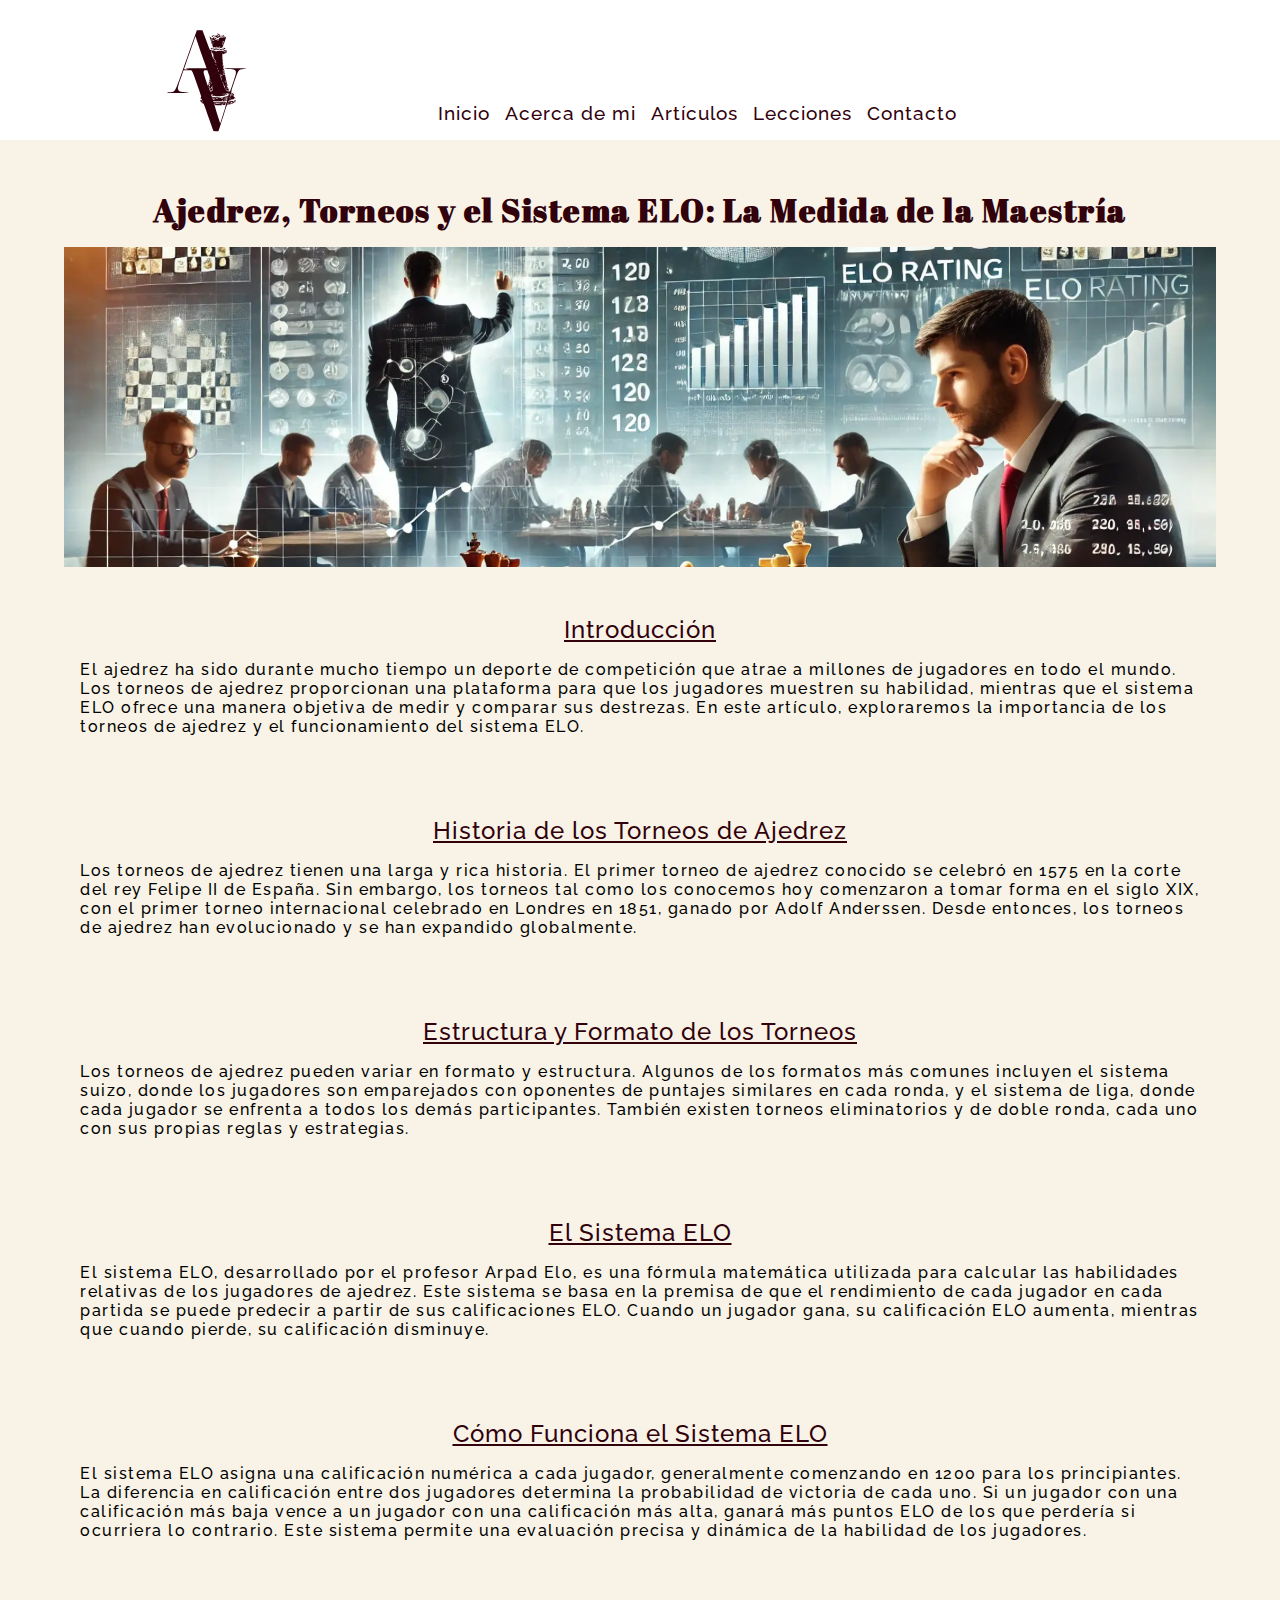
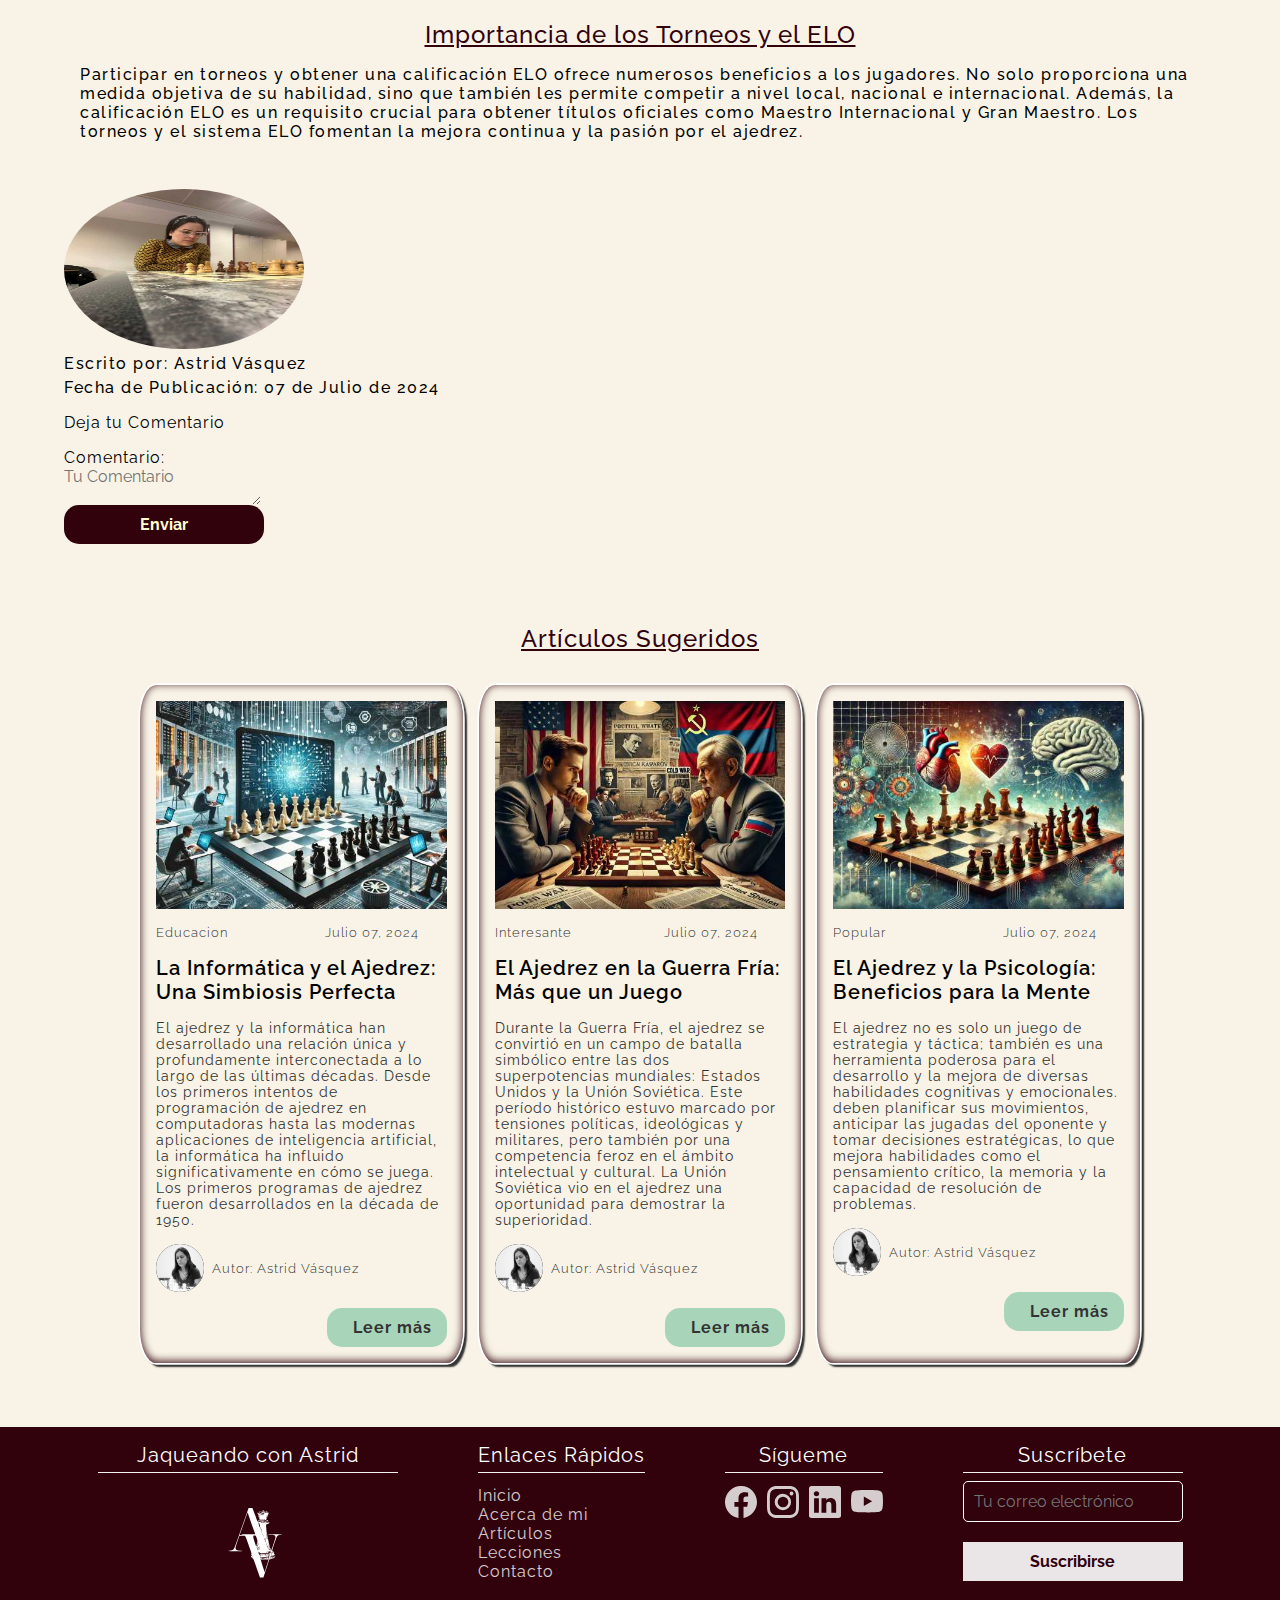
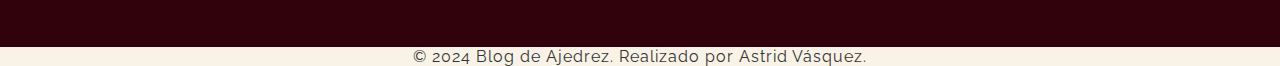
<file: post/torneosyelo.html>
<!-- Este documento html contiene una entrada de blog del sitio web.
     Estructura general:
    -Encabezado
    -Barra de navegación
    -Contenido principal 
    - Article (Entrada del blog)
        - Header (Encabezado de la entrada)
        - Section (Secciones de la entrada)
        - Footer (Pie de página de la entrada)
    -Aside (Barra lateral con artículos sugeridos)
    -Pie de página. -->
<!DOCTYPE html>
<html lang="es">
<head>
    <meta charset="UTF-8">
    <meta name="viewport" content="width=device-width, initial-scale=1.0">
    <!-- Primary Meta Tags -->
    <title>Ajedrez, Torneos y el Sistema ELO: La Medida de la Maestría</title>
    <meta name="title" content="Ajedrez, Torneos y el Sistema ELO: La Medida de la Maestría" />
    <meta name="description" content="El ajedrez ha sido durante mucho tiempo un deporte de competición que atrae a millones de jugadores en todo el mundo. Los torneos de ajedrez proporcionan una plataforma para que los jugadores muestren su habilidad, mientras que el sistema ELO ofrece una manera objetiva de medir y comparar sus destrezas. " />

    <!-- Open Graph / Facebook -->
    <meta property="og:type" content="website" />
    <meta property="og:url" content="https://metatags.io/" />
    <meta property="og:title" content="Ajedrez, Torneos y el Sistema ELO: La Medida de la Maestría" />
    <meta property="og:description" content="El ajedrez ha sido durante mucho tiempo un deporte de competición que atrae a millones de jugadores en todo el mundo. Los torneos de ajedrez proporcionan una plataforma para que los jugadores muestren su habilidad, mientras que el sistema ELO ofrece una manera objetiva de medir y comparar sus destrezas. " />
    <meta property="og:image" content="https://metatags.io/images/meta-tags.png" />

    <!-- Twitter -->
    <meta property="twitter:card" content="summary_large_image" />
    <meta property="twitter:url" content="https://metatags.io/" />
    <meta property="twitter:title" content="Ajedrez, Torneos y el Sistema ELO: La Medida de la Maestría" />
    <meta property="twitter:description" content="El ajedrez ha sido durante mucho tiempo un deporte de competición que atrae a millones de jugadores en todo el mundo. Los torneos de ajedrez proporcionan una plataforma para que los jugadores muestren su habilidad, mientras que el sistema ELO ofrece una manera objetiva de medir y comparar sus destrezas. " />
    <meta property="twitter:image" content="https://metatags.io/images/meta-tags.png" />

    <!-- Meta Tags Generated with https://metatags.io -->
    <link rel="stylesheet" href="../css/index.css">
    <script src="../js/envio.js" defer></script>
    <script src="../js/menu.js" defer></script>
</head>
<body>
<!-- Los componentes se definen con metodología suit para mantener la estructura y evitar problemas con selectores en css. -->
<!-- Cabecera de la página web con un título y un menú de navegación responsive -->
<!-- El título principal se encuentra en formato svg en codigo html para mantener la calidad de la imagen, con una clase para estilar -->
<!-- El logo se encuentra en un symbol para poder ser llamado en cualquier parte del documento html.    -->
<header class="Header">
    <h1 class="Header-h1"> 
        <a href="../index.html" class="Header-logo" title=" Ir al inicio de la pagina">
             <svg xmlns="http://www.w3.org/2000/svg" height="200">
               <symbol  class="Header-svg" id="logo" viewBox="0 0 400.000000 550.000000" preserveAspectRatio="xMidYMid meet">
                <g  transform="translate(0.000000,500.000000) scale(0.100000,-0.100000)" stroke="none">
                <path d="M1922 3883 c-55 -159 -177 -505 -271 -770 -174 -495 -207 -577 -240 -607 -29 -27 -90 -45 -148 -46 -29 0 -53 -4 -53 -10 0 -6 105 -10 295 -10 294 0 390 12 190 23 -120 7 -167 24 -185 68 -19 45 -8 96 73 324 l74 210 109 0 108 0 21 -32 c12 -17 43 -93 70 -170 26 -76 79 -225 117 -332 63 -180 67 -195 52 -212 -15 -16 -14 -19 10 -34 15 -10 26 -27 26 -39 0 -17 -2 -18 -10 -6 -5 8 -10 11 -10 6 0 -5 -7 -3 -15 4 -12 10 -15 10 -15 -1 0 -26 12 -59 22 -59 5 0 6 5 2 12 -4 7 -3 8 4 4 6 -4 9 -13 6 -21 -4 -9 3 -16 20 -21 14 -3 30 -12 36 -19 6 -7 69 -179 139 -381 l129 -369 69 -3 69 -3 53 163 c29 90 80 248 113 353 64 199 75 225 92 219 6 -2 47 7 90 19 57 16 80 27 82 40 1 11 -5 17 -19 18 -17 1 -18 2 -4 6 9 2 17 8 17 12 0 9 -62 6 -110 -4 -28 -7 -31 -10 -15 -15 17 -6 16 -7 -6 -12 -24 -4 -26 -3 -20 21 6 21 16 27 52 35 l44 9 -28 11 c-15 7 -25 15 -21 19 3 3 17 -1 30 -10 25 -16 74 -11 74 8 0 6 5 7 10 4 14 -9 12 9 -2 24 -11 10 -10 11 4 6 9 -4 19 -14 21 -23 3 -11 5 -9 6 6 1 15 -6 26 -17 28 -9 3 -22 16 -29 30 -10 22 -10 25 3 20 22 -8 8 33 -19 57 -25 21 -55 24 -38 3 8 -9 8 -16 2 -20 -16 -10 -18 26 -4 84 24 106 159 498 183 533 32 47 77 67 150 67 33 0 60 4 60 10 0 6 -103 10 -290 10 -187 0 -290 -4 -290 -10 0 -6 40 -10 101 -10 170 0 219 -30 205 -124 -10 -63 -153 -500 -165 -504 -6 -2 -11 3 -11 12 0 18 -11 26 -47 32 -23 4 -25 3 -13 -11 7 -8 21 -15 31 -15 11 0 19 -4 19 -10 0 -11 -46 4 -68 22 -19 16 5 29 40 23 27 -5 27 -4 16 22 -7 16 -20 39 -30 52 -10 13 -18 31 -18 39 0 13 3 12 15 -4 13 -17 13 -16 4 16 -20 66 -57 223 -63 265 -1 11 -10 20 -18 20 -30 0 -56 33 -49 63 5 26 5 26 11 -8 4 -27 10 -36 28 -38 15 -2 22 2 22 12 0 9 -4 16 -9 16 -6 0 -9 8 -9 18 2 46 -14 128 -27 138 -8 6 -15 17 -15 25 0 11 2 11 10 -1 8 -12 10 -12 9 5 0 11 -4 29 -9 40 -8 18 -9 18 -10 -5 -2 -17 -4 -20 -7 -8 -2 10 0 25 5 35 7 11 6 31 -3 60 -8 25 -9 40 -3 37 6 -4 7 2 3 17 -11 32 -13 189 -3 189 4 0 8 -4 8 -10 0 -5 7 -10 16 -10 8 0 13 4 9 9 -3 6 11 11 32 13 43 3 69 38 52 69 -14 26 -41 31 -85 14 -38 -15 -38 -15 -6 -10 20 3 31 1 27 -5 -7 -11 -48 -14 -58 -3 -10 10 -162 3 -165 -8 -2 -5 -8 -9 -13 -9 -6 0 -8 4 -5 9 6 9 -49 21 -96 21 -16 0 -28 5 -28 11 0 6 -6 9 -14 6 -8 -3 -19 0 -24 6 -5 7 -53 130 -107 275 l-98 262 -76 0 -77 0 -102 -287z m113 -33 c34 -107 153 -447 224 -638 17 -46 31 -85 31 -88 0 -2 -126 -4 -280 -4 -168 0 -280 -4 -280 -9 0 -6 17 -12 38 -14 22 -2 11 -4 -30 -5 -38 -1 -68 0 -68 3 0 3 65 191 144 418 79 227 149 430 156 452 15 47 12 53 65 -115z m794 -249 c16 -10 7 -47 -14 -55 -13 -5 -13 -2 1 18 14 22 14 25 -3 35 -10 6 -13 10 -8 11 6 0 16 -4 24 -9z m-405 -13 c14 -46 17 -52 24 -41 5 9 12 6 20 -8 12 -19 11 -20 -9 -14 -14 5 -19 4 -15 -4 4 -6 14 -11 22 -11 10 0 14 -14 14 -55 0 -30 4 -55 8 -55 14 0 33 -48 22 -55 -6 -4 -10 0 -10 8 0 7 -8 22 -18 33 -21 22 -47 92 -57 149 -4 22 -11 46 -17 53 -7 8 -7 12 1 12 6 0 13 -6 15 -12z m229 -5 c-13 -2 -35 -2 -50 0 -16 2 -5 4 22 4 28 0 40 -2 28 -4z m157 -1 c0 -4 -15 -8 -32 -9 -30 -1 -31 -1 -8 7 34 11 40 11 40 2z m-113 -18 c-3 -3 -12 -4 -19 -1 -8 3 -5 6 6 6 11 1 17 -2 13 -5z m-147 -246 c0 -19 -2 -20 -10 -8 -13 19 -13 30 0 30 6 0 10 -10 10 -22z m-10 -47 c-1 -10 -6 -7 -15 9 -19 33 -18 50 0 26 8 -11 15 -27 15 -35z m17 -3 c-3 -8 -6 -5 -6 6 -1 11 2 17 5 13 3 -3 4 -12 1 -19z m2 -68 c0 -10 -3 -8 -9 5 -12 27 -12 43 0 25 5 -8 9 -22 9 -30z m40 -100 c0 -10 -3 -8 -9 5 -12 27 -12 43 0 25 5 -8 9 -22 9 -30z m156 21 c3 -5 1 -12 -5 -16 -5 -3 -10 1 -10 9 0 18 6 21 15 7z m11 -74 c2 -34 0 -37 -6 -17 -11 33 -12 60 -2 60 4 0 8 -19 8 -43z m-137 -17 c0 -9 -6 -4 -14 10 -19 33 -19 49 0 24 8 -10 14 -26 14 -34z m-283 -55 c40 -106 40 -111 14 -224 -24 -102 -29 -115 -35 -109 -12 12 -115 331 -115 355 0 64 9 74 57 71 l45 -3 34 -90z m391 63 c-3 -7 -5 -2 -5 12 0 14 2 19 5 13 2 -7 2 -19 0 -25z m-50 -80 c-3 -8 -6 -5 -6 6 -1 11 2 17 5 13 3 -3 4 -12 1 -19z m-17 -23 c0 -8 6 -29 14 -47 20 -50 36 -101 32 -105 -2 -2 -15 26 -29 64 -36 97 -41 117 -28 109 6 -4 11 -14 11 -21z m48 -22 c-11 -14 -28 -8 -28 8 0 6 5 7 10 4 6 -3 10 4 11 17 0 22 1 22 8 3 5 -11 4 -25 -1 -32z m-318 -114 c0 -5 -4 -9 -10 -9 -5 0 -10 7 -10 16 0 8 5 12 10 9 6 -3 10 -10 10 -16z m417 -11 c-3 -8 -6 -5 -6 6 -1 11 2 17 5 13 3 -3 4 -12 1 -19z m-387 -88 c-1 -3 -7 4 -15 14 -8 11 -15 31 -15 45 1 22 3 19 15 -14 8 -22 15 -42 15 -45z m-46 55 c-4 -8 -8 -15 -10 -15 -2 0 -4 7 -4 15 0 8 4 15 10 15 5 0 7 -7 4 -15z m421 5 c-4 -6 -1 -18 6 -26 10 -12 9 -13 -5 -8 -16 6 -21 25 -9 37 10 11 15 8 8 -3z m-45 -51 c0 -24 -17 -12 -27 19 l-11 37 19 -24 c10 -13 19 -27 19 -32z m-378 12 c5 9 6 4 2 -15 -5 -22 -4 -27 6 -21 9 6 10 3 1 -12 -5 -11 -9 -35 -7 -54 2 -19 1 -24 -1 -12 -2 12 -11 27 -19 33 -8 7 -13 22 -13 34 1 17 2 17 6 4 2 -10 9 -18 14 -18 6 0 7 10 3 23 -9 29 -12 44 -6 33 2 -4 9 -2 14 5z m455 -13 c-3 -8 -6 -5 -6 6 -1 11 2 17 5 13 3 -3 4 -12 1 -19z m-10 -55 c-3 -10 -5 -4 -5 12 0 17 2 24 5 18 2 -7 2 -21 0 -30z m20 15 c-3 -8 -6 -5 -6 6 -1 11 2 17 5 13 3 -3 4 -12 1 -19z m-71 -20 c7 -32 7 -32 16 -9 4 13 11 22 14 19 2 -3 -1 -18 -8 -32 -9 -22 -9 -29 1 -36 8 -4 10 -13 6 -20 -4 -7 -16 11 -31 47 -28 67 -27 63 -15 63 5 0 13 -15 17 -32z m-313 -108 c-8 -30 -22 -45 -50 -54 -19 -6 -24 0 -42 48 -11 30 -22 65 -24 78 -2 13 -2 17 0 11 3 -7 8 -13 13 -13 4 0 7 -6 7 -12 -1 -33 17 -78 32 -78 13 0 13 -2 2 -9 -7 -5 -9 -11 -4 -14 5 -3 19 3 32 12 26 20 30 46 19 121 -6 41 -6 40 7 -10 8 -30 11 -66 8 -80z m374 68 c-3 -8 -6 -5 -6 6 -1 11 2 17 5 13 3 -3 4 -12 1 -19z m-398 -35 c-1 -28 -4 -37 -6 -23 -3 14 -8 29 -13 34 -7 7 7 34 18 36 1 0 1 -21 1 -47z m421 2 c17 -21 5 -31 -15 -12 -8 9 -15 18 -15 21 0 11 18 6 30 -9z m-450 -14 c0 -6 -4 -13 -10 -16 -5 -3 -10 1 -10 9 0 9 5 16 10 16 6 0 10 -4 10 -9z m426 -28 c-7 -7 -26 7 -26 19 0 6 6 6 15 -2 9 -7 13 -15 11 -17z m81 -105 c8 -14 -18 -58 -34 -58 -8 0 -12 -3 -10 -7 3 -5 -5 -9 -16 -9 -32 -3 -110 -24 -122 -33 -5 -5 -48 -11 -95 -14 l-85 -6 80 12 80 12 -131 0 c-147 1 -160 5 -166 60 -5 43 7 46 16 5 3 -16 10 -30 16 -30 13 0 13 17 0 25 -12 8 -13 25 -1 25 5 0 12 -11 15 -24 7 -29 37 -35 161 -30 50 2 97 4 106 5 9 0 34 7 55 14 29 11 33 14 16 15 -13 0 -21 4 -17 9 3 6 17 6 36 -1 16 -6 33 -8 36 -4 4 3 0 6 -8 6 -11 0 -11 2 1 10 20 13 33 13 25 0 -10 -16 11 -12 25 5 11 13 8 14 -16 11 -16 -3 -39 -8 -51 -11 -13 -4 -23 -4 -23 -1 0 20 95 32 107 14z m-129 -5 c-10 -2 -26 -2 -35 0 -10 3 -2 5 17 5 19 0 27 -2 18 -5z m232 -26 c0 -5 -4 -5 -10 -2 -5 3 -10 14 -10 23 0 15 2 15 10 2 5 -8 10 -19 10 -23z m-45 3 c14 0 29 -29 20 -38 -3 -3 -5 -1 -5 5 0 6 -7 14 -16 17 -12 5 -15 2 -10 -9 3 -9 2 -14 -3 -11 -4 3 -14 -13 -20 -35 -7 -23 -14 -39 -17 -37 -2 3 3 24 11 48 8 23 15 52 16 64 0 11 3 15 6 9 2 -7 11 -13 18 -13z m-229 -5 c9 -8 11 -15 6 -15 -5 0 -15 7 -22 15 -7 8 -9 15 -6 15 4 0 14 -7 22 -15z m144 -65 c0 -5 -5 -10 -11 -10 -5 0 -7 5 -4 10 3 6 8 10 11 10 2 0 4 -4 4 -10z m-77 -7 c-7 -2 -21 -2 -30 0 -10 3 -4 5 12 5 17 0 24 -2 18 -5z m-337 -12 c-18 -7 -18 -8 -2 -14 9 -4 14 -11 11 -17 -3 -5 1 -10 9 -10 9 0 16 -4 16 -10 0 -5 -7 -10 -15 -10 -8 0 -15 5 -15 11 0 5 -4 7 -10 4 -5 -3 -10 -2 -10 4 0 5 6 12 13 14 7 4 6 6 -4 6 -9 1 -19 8 -23 16 -4 11 2 15 22 14 23 0 24 -2 8 -8z m392 -4 c9 -11 3 -13 -31 -11 -78 5 -82 7 -32 14 28 4 51 8 51 8 1 1 6 -4 12 -11z m-343 -7 c-3 -5 -11 -10 -16 -10 -6 0 -7 5 -4 10 3 6 11 10 16 10 6 0 7 -4 4 -10z m213 -19 c3 -10 -2 -11 -19 -6 -39 12 -48 27 -15 23 16 -2 31 -9 34 -17z m-139 5 c-12 -10 -59 -15 -59 -6 0 5 14 10 32 10 17 0 29 -2 27 -4z m188 -2 c-3 -3 -12 -4 -19 -1 -8 3 -5 6 6 6 11 1 17 -2 13 -5z m73 -4 c8 -5 11 -12 7 -17 -5 -4 -12 -1 -17 7 -8 13 -10 12 -10 -2 0 -9 6 -18 13 -21 6 -2 1 -5 -13 -5 -14 0 -36 -2 -50 -5 -14 -2 -16 -2 -5 1 15 5 9 8 -20 13 -38 6 -38 6 9 4 40 -2 49 1 53 16 6 21 11 23 33 9z m77 -26 c-3 -3 -12 -4 -19 -1 -8 3 -5 6 6 6 11 1 17 -2 13 -5z m-414 -21 c-7 -2 -21 -2 -30 0 -10 3 -4 5 12 5 17 0 24 -2 18 -5z m222 -3 c-3 -5 -10 -10 -16 -10 -5 0 -9 5 -9 10 0 6 7 10 16 10 8 0 12 -4 9 -10z m107 -5 c3 -3 -3 -22 -13 -43 -11 -20 -19 -49 -19 -65 0 -15 -18 -83 -39 -150 -22 -67 -56 -176 -77 -242 l-37 -120 -18 55 c-94 296 -138 441 -143 475 -5 39 2 31 19 -20 5 -16 8 -17 15 -5 6 8 10 11 10 5 0 -6 41 -9 108 -8 144 2 148 3 150 32 1 13 7 30 13 38 7 7 8 17 4 21 -4 4 -10 1 -12 -5 -3 -7 -9 -13 -14 -13 -6 0 -7 5 -4 10 7 11 -28 14 -38 3 -4 -4 -65 -7 -135 -8 -114 -1 -152 5 -152 24 0 3 74 5 164 5 90 -1 170 2 177 7 16 10 33 11 41 4z m-666 -30 c1 -8 -2 -15 -7 -15 -5 0 -9 10 -9 22 0 23 12 17 16 -7z m799 -5 c-4 -6 6 -11 22 -11 27 -2 27 -2 3 -6 -14 -3 -29 -9 -34 -14 -6 -5 -24 -9 -40 -8 l-31 1 33 8 c18 4 36 11 40 15 4 3 -7 4 -23 0 l-30 -7 25 15 c30 18 43 21 35 7z m-205 -20 c0 -5 -12 -10 -27 -9 -25 0 -26 1 -8 9 27 12 35 12 35 0z m-140 -10 l-85 -6 75 -5 75 -5 -77 -2 c-50 -1 -78 2 -78 9 0 5 -4 8 -9 4 -5 -3 -12 -1 -16 5 -4 7 29 9 97 8 l103 -2 -85 -6z m257 -26 c-9 -9 -27 6 -27 22 0 13 2 13 16 -1 9 -9 14 -18 11 -21z m-165 -6 c-19 -5 -39 -7 -45 -4 -7 2 -2 5 11 5 12 1 22 5 22 10 0 5 10 6 23 3 20 -5 19 -7 -11 -14z"/>
                <path d="M2580 4069 c0 -6 9 -13 20 -16 20 -5 20 -6 3 -18 -26 -18 -84 -24 -111 -12 -18 8 -27 6 -47 -13 -14 -13 -22 -26 -19 -29 3 -3 9 1 14 9 8 12 10 12 10 1 0 -11 3 -11 15 -1 8 7 12 16 9 21 -3 5 -2 9 1 9 11 0 90 -42 107 -58 16 -13 21 -12 55 11 55 37 113 51 132 32 10 -9 11 -15 4 -15 -7 0 -14 4 -17 9 -3 5 -15 7 -26 4 -20 -5 -19 -17 1 -19 5 -1 14 -2 19 -3 6 0 10 -4 10 -8 0 -5 -19 -8 -42 -7 -64 2 -89 -11 -84 -40 3 -19 1 -23 -11 -19 -12 5 -12 7 -1 14 19 13 3 11 -27 -3 -14 -6 -25 -15 -25 -20 0 -13 18 -9 23 5 3 9 8 8 20 -3 15 -14 13 -15 -15 -15 -17 0 -33 6 -35 13 -3 6 -13 12 -23 12 -22 0 -29 10 -32 43 -2 22 -5 24 -25 14 -13 -6 -23 -14 -23 -19 0 -15 -21 -8 -56 18 l-35 27 11 -29 c6 -16 13 -36 17 -44 3 -8 7 -22 8 -30 5 -30 57 -175 67 -187 6 -7 16 -13 22 -13 7 0 6 3 -2 8 -8 6 0 9 20 9 18 0 44 3 58 7 21 5 22 5 5 -3 -16 -8 -11 -10 25 -10 27 0 40 3 32 7 -8 6 -2 9 18 9 17 0 26 -4 19 -8 -9 -5 -8 -8 2 -12 10 -3 10 -4 -1 -2 -9 1 -39 -1 -67 -5 -29 -3 -50 -2 -47 2 6 10 -47 -1 -59 -12 -5 -4 13 -10 40 -13 26 -3 50 -1 51 4 2 5 13 9 23 9 11 0 17 -4 14 -10 -3 -5 1 -10 9 -10 9 0 13 6 10 13 -3 10 5 12 30 9 26 -3 39 1 52 16 14 17 58 137 99 272 l8 24 -28 -18 c-26 -17 -27 -17 -21 2 8 23 -29 73 -41 56 -5 -6 -25 -14 -45 -18 -33 -6 -38 -4 -38 12 0 10 -8 26 -18 35 -21 19 -62 23 -62 6z m37 -5 c-3 -3 -12 -4 -19 -1 -8 3 -5 6 6 6 11 1 17 -2 13 -5z m30 -34 c-1 -13 -6 -19 -15 -15 -8 3 -20 -3 -27 -12 -8 -10 -16 -15 -19 -12 -10 9 34 50 46 43 8 -5 9 -1 5 10 -4 9 -3 15 2 11 6 -3 9 -14 8 -25z m-17 -45 c-7 -9 -15 -13 -19 -10 -3 3 1 10 9 15 21 14 24 12 10 -5z m-181 -74 c0 -10 -2 -11 -6 -3 -2 6 -11 12 -19 12 -8 0 -14 4 -14 9 0 5 9 7 20 4 11 -3 20 -13 19 -22z m52 -18 c12 -15 12 -16 -3 -10 -10 3 -18 2 -18 -4 0 -6 -4 -8 -9 -5 -5 4 -12 0 -14 -6 -3 -8 -6 -6 -6 5 -1 9 6 17 15 17 8 0 12 5 9 10 -10 17 12 11 26 -7z m-65 -18 c10 -26 -1 -35 -13 -10 -6 14 -7 25 -2 25 5 0 12 -7 15 -15z m334 -25 c0 -16 -4 -30 -9 -30 -4 0 -8 13 -7 30 1 39 16 39 16 0z m-40 -17 c-11 -17 -11 -17 -6 0 3 10 6 24 7 30 0 9 2 9 5 0 3 -7 0 -20 -6 -30z m-251 -28 c0 -5 -4 -3 -9 5 -5 8 -9 22 -9 30 0 16 17 -16 18 -35z m-10 -44 c0 -14 -1 -14 -6 -1 -3 8 -10 24 -15 35 -9 20 -9 20 6 1 9 -11 16 -27 15 -35z m281 32 c0 -10 -5 -25 -10 -33 -8 -11 -9 -7 -4 15 4 23 3 26 -5 15 -6 -8 -11 -10 -11 -4 0 6 3 14 7 17 12 12 23 7 23 -10z"/>
                <path d="M2690 3980 c0 -5 5 -10 10 -10 6 0 10 5 10 10 0 6 -4 10 -10 10 -5 0 -10 -4 -10 -10z"/>
                <path d="M2522 3949 c2 -12 13 -25 25 -30 35 -13 36 5 2 30 l-31 23 4 -23z"/>
                <path d="M2417 3675 c-8 -8 -16 -13 -18 -12 -3 1 2 -4 10 -10 22 -19 33 -16 26 6 -4 14 0 21 12 24 16 4 16 5 1 6 -9 0 -23 -6 -31 -14z"/>
                <path d="M2763 3676 c10 -8 14 -17 8 -20 -5 -3 -11 -1 -13 6 -4 10 -10 10 -32 0 -15 -6 -35 -12 -46 -12 -10 0 -21 -6 -23 -12 -4 -9 -8 -9 -14 -3 -12 14 -76 16 -85 2 -6 -9 -10 -9 -15 -1 -7 11 -74 34 -97 34 -5 0 -3 -7 4 -15 7 -8 18 -14 24 -14 6 1 22 -3 36 -8 35 -15 196 -9 215 7 9 7 18 10 22 6 3 -3 0 -6 -7 -6 -7 0 -11 -2 -8 -5 3 -3 18 0 34 6 16 7 32 12 37 11 15 -4 6 18 -12 28 -29 15 -50 12 -28 -4z"/>
                <path d="M3073 2244 c-5 -13 -7 -13 -15 -2 -5 8 -7 0 -6 -24 3 -56 28 -46 35 14 3 31 -4 37 -14 12z"/>
                </g>
            </symbol>
            <use href="#logo" x="0" width="200" fill="#31010c"></use>
            </svg> 
          
        </a>
    </h1>
 <!-- El menú de navegación integra un botón, que se mantendra oculto hasta cambiar de resolucion de pantalla. -->

 <nav class="Header-nav">
    <button class="Header-boton">
        <span class="Header-span"></span>
        <span class="Header-span"></span>
        <span class="Header-span"></span>
    </button> 
        <ul class="Header-ul">
            <li class="Header-li">
                <a href="../index.html" class="Header-a" title="Ir al inicio del Portal">Inicio</a>
            </li>
            <li class="Header-li">
                <a href="../about.html" class="Header-a" title="Conocer sobre mi">Acerca de mi</a>
            </li>
            <li class="Header-li">
                <a href="../article.html" class="Header-a" title=" Conoce el perfil del entrenador">Artículos</a>
            </li>
            <li class="Header-li">
                <a href="../lessons.html" class="Header-a" title="Conocer las lecciones">Lecciones</a>
            </li>
            <li class="Header-li">
                <a href="../contacto.html" class="Header-a" title="Ir a contactarme">Contacto</a>
            </li>
        </ul>
    </nav>

</header>

<main class="Main">
    <article class="Post">
        <header class="Post-header">
            <h2 class="Post-title">Ajedrez, Torneos y el Sistema ELO: La Medida de la Maestría</h2>
        </header>
        <picture class="Post-picture">
            <source srcset="../assets/elo-large.webp"  media="(min-width: 800px)" type="image/webp"  class="Post-image">
            <source srcset="../assets/elo-large.jpg" media="(min-width: 800px)" type="image/jpeg">
            <source srcset="../assets/elo-medium.webp" media="(min-width: 400px)" type="image/webp" class="Post-image">
            <source srcset="../assets/elo-medium.jpg" media="(min-width: 400px)" type="image/jpeg">
            <img src="../assets/elo-default.webp" alt="Imagen de un torneo de ajedrez" class="Post-image">
        </picture>
        
        <section class="Post-section">
            <h3 class="Post-h3">Introducción</h3>
            <p class="Post-p">El ajedrez ha sido durante mucho tiempo un deporte de competición que atrae a millones de jugadores en todo el mundo. Los torneos de ajedrez proporcionan una plataforma para que los jugadores muestren su habilidad, mientras que el sistema ELO ofrece una manera objetiva de medir y comparar sus destrezas. En este artículo, exploraremos la importancia de los torneos de ajedrez y el funcionamiento del sistema ELO.</p>
        </section>
    
        <section class="Post-section">
            <h3 class="Post-h3">Historia de los Torneos de Ajedrez</h3>
            <p class="Post-p">Los torneos de ajedrez tienen una larga y rica historia. El primer torneo de ajedrez conocido se celebró en 1575 en la corte del rey Felipe II de España. Sin embargo, los torneos tal como los conocemos hoy comenzaron a tomar forma en el siglo XIX, con el primer torneo internacional celebrado en Londres en 1851, ganado por Adolf Anderssen. Desde entonces, los torneos de ajedrez han evolucionado y se han expandido globalmente.</p>
        </section>
    
        <section class="Post-section">
            <h3 class="Post-h3">Estructura y Formato de los Torneos</h3>
            <p class="Post-p">Los torneos de ajedrez pueden variar en formato y estructura. Algunos de los formatos más comunes incluyen el sistema suizo, donde los jugadores son emparejados con oponentes de puntajes similares en cada ronda, y el sistema de liga, donde cada jugador se enfrenta a todos los demás participantes. También existen torneos eliminatorios y de doble ronda, cada uno con sus propias reglas y estrategias.</p>
        </section>
    
        <section class="Post-section">
            <h3 class="Post-h3">El Sistema ELO</h3>
            <p class="Post-p">El sistema ELO, desarrollado por el profesor Arpad Elo, es una fórmula matemática utilizada para calcular las habilidades relativas de los jugadores de ajedrez. Este sistema se basa en la premisa de que el rendimiento de cada jugador en cada partida se puede predecir a partir de sus calificaciones ELO. Cuando un jugador gana, su calificación ELO aumenta, mientras que cuando pierde, su calificación disminuye.</p>
        </section>
    
        <section class="Post-section">
            <h3 class="Post-h3">Cómo Funciona el Sistema ELO</h3>
            <p class="Post-p">El sistema ELO asigna una calificación numérica a cada jugador, generalmente comenzando en 1200 para los principiantes. La diferencia en calificación entre dos jugadores determina la probabilidad de victoria de cada uno. Si un jugador con una calificación más baja vence a un jugador con una calificación más alta, ganará más puntos ELO de los que perdería si ocurriera lo contrario. Este sistema permite una evaluación precisa y dinámica de la habilidad de los jugadores.</p>
        </section>
    
        <section class="Post-section">
            <h3 class="Post-h3">Importancia de los Torneos y el ELO</h3>
            <p class="Post-p">Participar en torneos y obtener una calificación ELO ofrece numerosos beneficios a los jugadores. No solo proporciona una medida objetiva de su habilidad, sino que también les permite competir a nivel local, nacional e internacional. Además, la calificación ELO es un requisito crucial para obtener títulos oficiales como Maestro Internacional y Gran Maestro. Los torneos y el sistema ELO fomentan la mejora continua y la pasión por el ajedrez.</p>
        </section>
    
<!-- Footer del article con la información del autor y la fecha de publicación. -->
<footer class="Post-footer">
    <img src="../assets/astridjugando-default.jpg" alt="FotoAutora" class="Post-foto" title="Autor del blog" loading="lazy">
    <p class="Post-p">Escrito por: <span class="Post-span">Astrid Vásquez</span></p>
    <p class="Post-p">Fecha de Publicación: <span class="Post-span">07 de Julio de 2024</span></p>  
</footer>
<section class="Comment-section">
    <h4 class="Comment-h4">Deja tu Comentario</h4>
    <form class="Comment-form" action="post">
        <label for="mensaje" class="Comment-label">Comentario:</label>
        <textarea name="mensaje" id="mensaje" class="Comment-textarea" placeholder="Tu Comentario" required></textarea>
        <button type="submit" class="Comment-button">Enviar</button>
    </form>
</section>
</article>
</main>

<aside class="Post-aside">
<!-- Post-sugerido, se define una etiqueta section con su encabezado y los artículos sugeridos,
    Estan en un div con la clase wrapper ya que es para dar estilo unicamente . -->
    <section class="Post-sugerido">
    <!-- Post-h3-center es modificador de la clase principal Post-h3 para centrar el texto. -->
        <h3 class="Post-h3 Post-h3--center">Artículos Sugeridos</h3>
        <div class="Post-wrapper">
    <!--  Se acalara que Article-item-post es modificador de la clase principal Article-item  -->
        <article class="Article-item Article-item--post">
            <h4 class="Articles-h4">La Informática y el Ajedrez: Una Simbiosis Perfecta</h4>
            <p class="Articles-p">El ajedrez y la informática han desarrollado una relación única y profundamente interconectada a lo largo de las últimas décadas. Desde los primeros intentos de programación de ajedrez en computadoras hasta las modernas aplicaciones de inteligencia artificial, la informática ha influido significativamente en cómo se juega. Los primeros programas de ajedrez fueron desarrollados en la década de 1950.</p>
            <img src="../assets/Informatica-default.jpg" alt="imagen6" class="Articles-img" title="imagen" loading="lazy">
            <div class="Articles-span">
                <span class="Articles-info"> Educacion</span>
                <span class="Articles-info"> Julio 07, 2024</span>
            </div>
            <div class="Articles-autor">
                <img src="../assets/image1.jpg" alt="FotoAutor" class="Articles-foto" title="Autor del blog" loading="lazy">
                <span class="Articles-info"> Autor: Astrid Vásquez</span>
            </div>
            <footer class="Articles-footer">
                <a href="../post/informatica.html" class="Articles-link" title="Ver el artículo">Leer más</a>
            </footer>
        </article>
        <article class="Article-item Post-article">
            <h4 class="Articles-h4">El Ajedrez en la Guerra Fría: Más que un Juego</h4>
            <p class="Articles-p">Durante la Guerra Fría, el ajedrez se convirtió en un campo de batalla simbólico entre las dos superpotencias mundiales: Estados Unidos y la Unión Soviética. Este período histórico estuvo marcado por tensiones políticas, ideológicas y militares, pero también por una competencia feroz en el ámbito intelectual y cultural. La Unión Soviética vio en el ajedrez una oportunidad para demostrar la superioridad.</p>
            <img src="../assets/coldwar-default.jpg" alt="imagen9" class="Articles-img" title="imagen" loading="lazy">
            <div class="Articles-span">
                <span class="Articles-info"> Interesante</span>
                <span class="Articles-info"> Julio 07, 2024</span>
            </div>
            <div class="Articles-autor">
                <img src="../assets/image1.jpg" alt="FotoAutor" class="Articles-foto" title="Autor del blog" loading="lazy">
                <span class="Articles-info"> Autor: Astrid Vásquez</span>
            </div>
            <footer class="Articles-footer">
                <a href="../post/ajedrez&guerra.html" class="Articles-link" title="Ver el artículo">Leer más</a>
            </footer>
        </article>
        <article class="Article-item Post-article">
            <h4 class="Articles-h4">El Ajedrez y la Psicología: Beneficios para la Mente</h4>
            <p class="Articles-p">El ajedrez no es solo un juego de estrategia y táctica; también es una herramienta poderosa 
                para el desarrollo y la mejora de diversas habilidades cognitivas y emocionales. deben planificar sus movimientos, anticipar las jugadas del oponente y tomar decisiones estratégicas, lo que mejora habilidades como el pensamiento crítico, la memoria y la capacidad de resolución de problemas.</p>
            <img src="../assets/psicologia-default.jpg" alt="imagen2" class="Articles-img" title="imagen" loading="lazy">
            <div class="Articles-span">
                <span class="Articles-info"> Popular</span>
                <span class="Articles-info"> Julio 07, 2024</span>
            </div>
            <div class="Articles-autor">
                <img src="../assets/image1.jpg" alt="FotoAutor" class="Articles-foto" title="Autor del blog" loading="lazy">
                <span class="Articles-info"> Autor: Astrid Vásquez</span>
            </div>
            <footer class="Articles-footer">
                <a href="../post/psicologia.html" class="Articles-link" title="Ver el artículo">Leer más</a>
            </footer>
        </article>
        </div>
    </section>
</aside>
<!-- Pie de la página web con información de contacto y enlaces a redes sociales -->
<footer class="Footer">
    <div class="Footer-container">
      <section class="Footer-section Footer-about">
        <h4 class="Footer-h"> Jaqueando con Astrid</h4>
        <svg class="Footer-svg">
            <use href="#logo" x="100" width="100" fill="#ffffff"></use>
        </svg>
        <!-- <p class= "Footer-p"> Enseñando el mundo del Ajedrez en pequeños pasos </p> -->
      </section>

      <nav class="Footer-nav">
        <h4 class="Footer-h">Enlaces Rápidos</h4>
        <ul class="Footer-list">
          <li class="Footer-li"><a href="../index.html" class="Footer-link" title="Ver el Inicio">Inicio</a></li>
          <li class="Footer-li"><a href="../about.html" class="Footer-link" title="Conocer sobre mi">Acerca de mi</a></li>
          <li class="Footer-li"><a href="../article.html" class="Footer-link" title="Ver los Artículos">Artículos</a></li>
          <li class="Footer-li"><a href="../lessons.html" class="Footer-link" title="Ver las lecciones">Lecciones</a></li>
          <li class="Footer-li"><a href="../contacto.html" class="Footer-link" title="Contactarme">Contacto</a></li>
        </ul>
      </nav>
    
      <article class=" Footer-article Redes">
        <h4 class="Footer-h">Sígueme</h4>
        <ul class="Redes-ul">
            <li class="Redes-li">
                <a href="https://www.facebook.com/Astridvasquez23/?locale=es_LA" class="Redes-a" title="Sígueme en Facebook" target="_blank" rel="noreferrer">
                    <svg xmlns="http://www.w3.org/2000/svg" width="16" height="16" fill="currentColor" class="Redes-svg" viewBox="0 0 16 16">
                        <path d="M16 8.049c0-4.446-3.582-8.05-8-8.05C3.58 0-.002 3.603-.002 8.05c0 4.017 2.926 7.347 6.75 7.951v-5.625h-2.03V8.05H6.75V6.275c0-2.017 1.195-3.131 3.022-3.131.876 0 1.791.157 1.791.157v1.98h-1.009c-.993 0-1.303.621-1.303 1.258v1.51h2.218l-.354 2.326H9.25V16c3.824-.604 6.75-3.934 6.75-7.951"/>
                      </svg>
                </a>
            </li>
            <li class="Redes-li">
                <a href="https://www.instagram.com/be_brainchess/" class="Redes-a" title=" Sígueme en Instagram" target="_blank" rel="noreferrer">
                    <svg xmlns="http://www.w3.org/2000/svg" width="16" height="16" fill="currentColor" class="Redes-svg" viewBox="0 0 16 16">
                        <path d="M8 0C5.829 0 5.556.01 4.703.048 3.85.088 3.269.222 2.76.42a3.9 3.9 0 0 0-1.417.923A3.9 3.9 0 0 0 .42 2.76C.222 3.268.087 3.85.048 4.7.01 5.555 0 5.827 0 8.001c0 2.172.01 2.444.048 3.297.04.852.174 1.433.372 1.942.205.526.478.972.923 1.417.444.445.89.719 1.416.923.51.198 1.09.333 1.942.372C5.555 15.99 5.827 16 8 16s2.444-.01 3.298-.048c.851-.04 1.434-.174 1.943-.372a3.9 3.9 0 0 0 1.416-.923c.445-.445.718-.891.923-1.417.197-.509.332-1.09.372-1.942C15.99 10.445 16 10.173 16 8s-.01-2.445-.048-3.299c-.04-.851-.175-1.433-.372-1.941a3.9 3.9 0 0 0-.923-1.417A3.9 3.9 0 0 0 13.24.42c-.51-.198-1.092-.333-1.943-.372C10.443.01 10.172 0 7.998 0zm-.717 1.442h.718c2.136 0 2.389.007 3.232.046.78.035 1.204.166 1.486.275.373.145.64.319.92.599s.453.546.598.92c.11.281.24.705.275 1.485.039.843.047 1.096.047 3.231s-.008 2.389-.047 3.232c-.035.78-.166 1.203-.275 1.485a2.5 2.5 0 0 1-.599.919c-.28.28-.546.453-.92.598-.28.11-.704.24-1.485.276-.843.038-1.096.047-3.232.047s-2.39-.009-3.233-.047c-.78-.036-1.203-.166-1.485-.276a2.5 2.5 0 0 1-.92-.598 2.5 2.5 0 0 1-.6-.92c-.109-.281-.24-.705-.275-1.485-.038-.843-.046-1.096-.046-3.233s.008-2.388.046-3.231c.036-.78.166-1.204.276-1.486.145-.373.319-.64.599-.92s.546-.453.92-.598c.282-.11.705-.24 1.485-.276.738-.034 1.024-.044 2.515-.045zm4.988 1.328a.96.96 0 1 0 0 1.92.96.96 0 0 0 0-1.92m-4.27 1.122a4.109 4.109 0 1 0 0 8.217 4.109 4.109 0 0 0 0-8.217m0 1.441a2.667 2.667 0 1 1 0 5.334 2.667 2.667 0 0 1 0-5.334"/>
                      </svg>
                </a>
            </li>
            <li class="Redes-li">
                <a href="https://cl.linkedin.com/in/astridvasquez2312" class="Redes-a" title="Sígueme en Linkedin" target="_blank" rel="noreferrer">
                    <svg xmlns="http://www.w3.org/2000/svg" width="16" height="16" fill="currentColor" class="Redes-svg" viewBox="0 0 16 16">
                        <path d="M0 1.146C0 .513.526 0 1.175 0h13.65C15.474 0 16 .513 16 1.146v13.708c0 .633-.526 1.146-1.175 1.146H1.175C.526 16 0 15.487 0 14.854zm4.943 12.248V6.169H2.542v7.225zm-1.2-8.212c.837 0 1.358-.554 1.358-1.248-.015-.709-.52-1.248-1.342-1.248S2.4 3.226 2.4 3.934c0 .694.521 1.248 1.327 1.248zm4.908 8.212V9.359c0-.216.016-.432.08-.586.173-.431.568-.878 1.232-.878.869 0 1.216.662 1.216 1.634v3.865h2.401V9.25c0-2.22-1.184-3.252-2.764-3.252-1.274 0-1.845.7-2.165 1.193v.025h-.016l.016-.025V6.169h-2.4c.03.678 0 7.225 0 7.225z"/>
                      </svg>
                </a>
    
            </li>
            <li class="Redes-li">
                <a href="https://www.youtube.com/channel/UCwtnMOZnZR2_Z5UXH46dAvQ" class="Redes-a" title="Sígueme en Youtube" target="_blank" rel="noreferrer">
                    <svg xmlns="http://www.w3.org/2000/svg" width="16" height="16" fill="currentColor" class="Redes-svg" viewBox="0 0 16 16">
                        <path d="M8.051 1.999h.089c.822.003 4.987.033 6.11.335a2.01 2.01 0 0 1 1.415 1.42c.101.38.172.883.22 1.402l.01.104.022.26.008.104c.065.914.073 1.77.074 1.957v.075c-.001.194-.01 1.108-.082 2.06l-.008.105-.009.104c-.05.572-.124 1.14-.235 1.558a2.01 2.01 0 0 1-1.415 1.42c-1.16.312-5.569.334-6.18.335h-.142c-.309 0-1.587-.006-2.927-.052l-.17-.006-.087-.004-.171-.007-.171-.007c-1.11-.049-2.167-.128-2.654-.26a2.01 2.01 0 0 1-1.415-1.419c-.111-.417-.185-.986-.235-1.558L.09 9.82l-.008-.104A31 31 0 0 1 0 7.68v-.123c.002-.215.01-.958.064-1.778l.007-.103.003-.052.008-.104.022-.26.01-.104c.048-.519.119-1.023.22-1.402a2.01 2.01 0 0 1 1.415-1.42c.487-.13 1.544-.21 2.654-.26l.17-.007.172-.006.086-.003.171-.007A100 100 0 0 1 7.858 2zM6.4 5.209v4.818l4.157-2.408z"/>
                      </svg>
                </a>
            </li>
        </ul>
    </article>
      <section class="Footer-section Footer-subscribe">
        <h4 class="Footer-h">Suscríbete</h4>
        <form class="Footer-form">
          <input type="email" placeholder="Tu correo electrónico" class="Footer-input" required>
          <button type="submit" class="Footer-button">Suscribirse</button>
        </form>
      </section>
    </div>
    <div class="Footer-copy">
      <p class="Footer-text">© 2024 Blog de Ajedrez. Realizado por Astrid Vásquez.</p>
    </div>
  </footer>

</body>
</html>
</file>
<file: css/index.css>
@charset "UTF-8";
/* Index CSS 
 - Reset CSS / Normalizador
 - Variables
 - Global
 - Header
 - Main
 - Sections
 - Footer  
*/

/* -------Reset CSS / Normalizador------ */
/* Descripción: Restablece de los estilos predeterminados para lograr coherencia en los navegadores.
Estructura:
    - General para todos los elementos
    - li: restablece el estilo general de las listas
    - html: ajustes de html
    - Reset de images
*/
*{
    margin:0;
    padding: 0;
    border: 0;
    box-sizing:border-box;
}
li{
    list-style: none;
}
html{
    scroll-behavior: smooth;
}
/* Se resetea el elemento a para funcionar como block*/
a{
    display: block;
    text-decoration: none;
}
/* Las etiquetas a que se encuentran en parrafo se comportan como inline */
p a {
    display: inline;
}
img , svg{
    display: block;
    width: 100%;
    max-width: 100%;
    height: initial;
}
/* Reset de estilo de los SVG */
svg {
    width: 100%;
    display: block;
    fill: currentColor;
  }
h1 , h2 , h3 , h4 , h5 , h6 , p , strong , em , mark , a{
    font-size: 1em;
    font-style: inherit;
    font-weight: inherit;
    color:inherit;
    text-decoration: none;
    background-color: inherit;
}
form , input , textarea , select , label, button {
	display: block ;
	font-family: inherit;
	font-size: inherit;
	background-color: transparent;
	appearance:none;
    cursor: pointer;
}
/* Se evitan problemas con los pseudoelementos de quotes */
blockquote:before, blockquote:after, q:before, q:after {
    content: "";
    content: none;
  }

/* -------Fonts------ */
/* Descripción: Declaración de las fuentes a utilizar .
Estructura:
    - Font-face Tipografía Para titulo
    - Font-face Típografía para cuerpo de texto
*/
/* Tipografia Para titulos  */
@font-face {
    font-display: swap;
    font-family: 'Abril Fatface';
    src: url('../fonts/AbrilFatface-Regular.ttf') format('truetype');
}
/* Tipografia para cuerpo de texto */
@font-face {
    font-display: swap;
    font-family: 'Raleway';
    src: url('../fonts/Raleway/Raleway-VariableFont_wght.ttf') format('truetype');
}

input:focus{
    outline: .0625rem solid var(--color-accent-principal);
	outline-color: var(--color-accent-pink);
} 


/* Aquí se definen las Custom properties */
:root{
    /* Colores */
    --color-bg-main: #F8F3E6; /*Color de fondo principal*/
    --color-bg-alt: #ffffff; /*Color de fondo alterno*/
    --color-bg-secondary: #E0E0E0; /*Color de fondo segundario*/
    --color-text-main: #000000; /*Color de texto principal*/
    --color-text-secondary: #333333; /*Color de texto segundario*/
    --color-text-tertiary: #ffffff; /*Color de texto tercero*/
    --color-accent-pink: #C48693; /*Color de acento principal*/
    --color-accent-principal: #31010c; /*Color de acento principal*/
    --color-accent-cream: #FFFDD0; /*Color de acento tercero */
    --color-accent-sage: #A8D5BA; /*Color de acento cuarto*/
  
    /* Tipografía */
    --font-main: 'Raleway'; /*Tipografía principal */
    --font-title: 'Abril Fatface';/*Tipografía titulos */

    /* Tamaño Tipografía */
    --font-size--titulos-h1: 2.5em;
    --font-size--titulos-h2: 2em;
    --font-size--titulos-h3: 1.5em;
    --font-size--titulos-h4: 1.25em;
    --font-size--titulos-h5: 1em;
    --font-size-cuerpo: .875em;
    
}

/* Estilos globales para el body y elementos de la página */
body{
    /* Se encuentran definidas propiedades que se REPITEN a lo largo de la web
    */
    min-height: 100vh;
    font-size: 100%;
    font-family: var(--font-main);
    color: var(--color-text-main);
    letter-spacing: .0625rem;
    background-color: var(--color-bg-main); 
    margin: auto;
}
/* ------Header------ */
/* Descripción: Estilos para la galeria de imagenes en el inicio de la página 
Estructura : 
    - Header: Define el display y la estructura de la cabecera su position sticky y z-index 2 para mantenerse en la parte superior de la página
    - Header-h1: con sub elementos a e img para el logo
    - Header-nav: Sub elementos ul, li y a para la navegación animacion de barra con pseudo-elemento
    - Header-logo: estilo de logo de redireccion a pagina inicio
    - Header-img: estilo imagen de logo de inicio
    - Header-ul: estilo de la lista no ordenada
    - Header-li: estilo del contenido de la lista del menu
    - Header-a: estilo de los campos de la lista menus
    - Header-span: Contenedor de la información
    - Header-boton: Trabajando con pseudo-clase para la animación del boton de menú
*/

.Header{
    width: 100%;
    max-width: 100vw;
    background-color: var(--color-bg-alt);
    padding: 0 6rem;
    display: flex;
    flex-flow: row nowrap;
    justify-content: space-between;
    align-items: end; 
    position: relative; 
  
}
.Header-h1{
    width: 20%;
}
.Header-logo{
    width: 12.5rem;
    height: 8.75rem;    
}
.Header-svg{
    width: 100%;
    height: 100%;
}
.Header-nav{
     width: 70%;  
}
.Header-ul{
    width: 100%;
    padding: 1rem;
    border-radius: 3%;
    display: flex;
    flex-flow: row nowrap;
    justify-content: start;
    align-items: center;
    gap: .9375rem;    
}
/* Position relative para el efecto de la barra de navegación */
.Header-li{ 
    position: relative;   
}

.Header-a{
    font-family: var(--font-main);  
    font-size: 1.20em;
    font-weight: 500;
    color: var(--color-accent-principal);
    letter-spacing: var(--letter-spacing);  
    transition: opacity .5s ease, transform .5s ease;
}
/* Header-a ya tiene su hover en el pseudo-elemento */

.Header-a:active{
    opacity: .8;
    transform: scale(.9);
}
/* Uso de pseudo-elemento para la animación de la barra de navegación */
.Header-a::after{
    content: " ";
    position: absolute;
    right: 0;
    bottom: 0;
    left: 0;
    width: 100%;
    height: .125rem;
    background: var(--color-accent-principal);
    transform-origin:right;
    transform: scaleX(0);
    transition: transform 0.2s ease-in-out;
}
.Header-a:hover::after{
    transform: scaleX(1);
    transform-origin: left;
}
/* Header-boton es el contenedor del boton de menú  con pseudo-clase*/

.Header-boton{ 
    width: 2rem;
    height: 2rem;
    border: 0;
    
    display: flex;
    flex-direction: column;
    gap: .375rem;   
    opacity: 0;
    pointer-events: none;
    
    position: absolute;
    top: calc(60% - 1rem);
    right: 2rem;
    
}

/* Header-boton usa un span y pseudo-clase para cada barra de la animación y se define la clase is-active para cambiar su visualización */
.Header-span{
    background:var(--color-accent-principal);
    width: 100%;
    height: .125rem;
    border-radius:.3125rem;
    transition: transform .7s ease, background-color .5s ease;
    transform-origin: left;
}
.Header-boton.is-active span:first-child {
    transform: rotate(30deg);  
}

.Header-boton.is-active span:nth-child(2) {
    opacity: 0;
}
.Header-boton.is-active span:last-child {
    transform: rotate(-30deg);   
}

/*Ajuste de propiedades de la cabecera de la página para su correcta visualizacion en diferentes resoluciones de pantalla*/
@media(max-width:1000px){
    .Header {
        padding: 0rem 2rem;
        flex-wrap: wrap;
    }
    .Header-boton{
        opacity: 1;
        pointer-events: auto;
        transition: transform .5s ease, opacity .3s ease;
    }.Header-boton:hover{
        transform: scaleX(1.1);
    }
    .Header-boton:active{
        opacity: .7;
        transform: scaleX(.9);
    }
    .Header-ul{
        width: 60vw;
        height: 45vh;
        background-color: var(--color-accent-principal);
        padding: 3rem 2rem;
        z-index: 2;
        position: absolute;
        top: 100%;
        right: 0;
       
        flex-direction: column;
      
        align-items: start;
        
        opacity: 0;
        pointer-events: none;
        transform: translateX(50%);
        transition: transform .5s ease-in-out , opacity .5s ease-in-out;
    }
    .Header-ul.is-active{
        transform: translateX(42%);
        opacity: 1;
        pointer-events: auto;
        }
    .Header-a{
        color: var( --color-text-tertiary);
    }
    .Header-a::after{
        background-color: var(--color-accent-cream) ;
    }
}

/* -------Header------ */

/* -------Inicio------ */
/* Descripción: Estilos para la galeria de imagenes en el inicio de la página 
Estructura : 
    - Inicio: Estilo para el titulo principal del blog
    - Inicio-header: Contenedor para titulo sector inicial
    - Inicio-h2: Estilos de tipografia para el titulo de la página
    - Inicio-article: Contenedor de bienvenida
    - Inicio-h3: Tipografica para titulo de bienvenida
    - Inicio-p: Tipografica para mensaje de bienvenida
    - Inicio-parallax: Background-image y propiedades de position para efecto parallax
    - Section-a: Estilos para enlace  a la sección "about me"
*/


.Inicio { 
    width: 100%;
    min-height: 100vh;
    padding: 1rem 2rem;
    color: var(--color-accent-cream); 
    position: relative;
}
.Inicio-header{
    width: 100%;
    max-width: 37.5rem;
    padding: 1rem;
    flex-wrap: wrap;
}

.Inicio-h2 { 
    font-family: var(--font-title);
    font-size: var(--font-size--titulos-h2);
    letter-spacing: .0938rem;
    font-weight: 500;   
}


.Inicio-article{
    width: 100%;
    width: 30rem;
   
    background: linear-gradient(130deg, #191919, #ff9524);
    padding: 1rem 2rem;
    border-radius: .625rem;
    display: flex;
    flex-direction: column;
    align-items: end;
    gap: .5rem;
    box-shadow: inset 0 -3em 3em var(--color-text-secondary),
    0.3em 0.3em 1em var(--color-text-main);
    animation: mover 1s ease-in .1s ;
}
.Inicio-h3 {
    width: 100%; 
    font-family: var(--font-main);
    font-size: var(--font-size--titulos-h3);
    font-weight: 500;
    text-align: center;
}
.Inicio-p{
    width: 100%;
    background: rgba(0, 0, 0, 0.1);
    font-size: var(--font-size-cuerpo);
    font-weight: 400;
    letter-spacing: 1.5px;
    color: inherit;
}
.Section-a{
    width: 9.375rem;
    background-color: var(--color-accent-principal);
    margin: .3125rem 0 0 0;
    padding:.625rem .9375rem;
    border: .0625rem solid var(--color-accent-principal);
    border-radius: .9375rem;
    color: var(--color-accent-cream);
    font-size: inherit;
    font-weight: bold;
    text-align: center;
    transition: background-color .4s ease, color .4s ease, transform .3s ease ;
 }
.Section-a:hover{
    background-color: var(--color-accent-cream);
    color: var(--color-accent-principal);
      }
.Section-a:active{
    transform:scaleX(1.1); 
}
/* -------Parallax------ */
/* Imagen de fondo con background-attachment:fixed para efecto parallax al bajar la página */
.Inicio-parallax{
    width: 100%;
    height: 100%;
    background-image: url(../assets/background.jpg); 
    background-size: cover;
    background-attachment:fixed;
    background-position: center; 
    position: absolute;
    top: 0;
    left: 0;
    z-index: -1;
}
/* Ajustes con mediaquerys en pantallas pequeñas  */
@media(max-width:800px){

    .Inicio-article{
        width: 80%;
        padding: 1rem;
        transform: rotate(0deg) translateX(0%);
    }
    .Inicio-parallax{
        background-attachment:local;
    
    }
}

/* -------Parallax------ */

/* -------Animacion------ */
/* Descripción: Estilos para la animación de las imagenes en la página principal 
Estructura : 
    -Animation: Seccion
    - Animation-h3: Titulo de la animacion Estilar Tipografia y agregar animación
    - Animation-img: SVG de la animacion
    - @keyframes: Se define la animación del svg
 
*/

.Animation{
    width: 100%;
    height: 15rem;  
    
    display: flex;
    flex-flow: row nowrap;
    justify-content: start;
    overflow: hidden;
    
}

/* Cree tres animaciones que interacturan entre sí, una de traslación, otra de salto y una de rotación y escala lo realice
separado para otorgarle propiedades de tiempo diferente y que se vea de manera más natural */

.Animation-svg {
    animation: translate 5s ease-in-out infinite, jump 3s ease-in-out infinite alternate, rotate-scale 2s linear infinite;
}


@keyframes translate {
    0%, 100% {
        transform: translateY(0);
    }
    50% {
        transform: translateY(-0.625rem);
    }
    
}

@keyframes jump {
    0% {
        transform: translateY(0);
    }
    50% {
        transform: translateY(-1.25rem);
    }
}

@keyframes rotate-scale {
    0% {
        transform: rotate(0deg) scale(1);
    }
    50% {
        transform: rotate(180deg) scale(1.2);
    }
    100% {
        transform: rotate(360deg) scale(1);
    }
}



/* -------Animacion------ */
/* -------AboutChess------ */
 /* Descripción: Estilos para la sección AboutChess en la página principal
Estructura : 
    - AboutChess: Contenedor y display del elemento hijo
    - AboutChess-container: Contenedor principal de la sección
    - AboutChess-title: Titulo de la sección
    - AboutChess-description: Descripción de la sección estilos de texto */

.AboutChess {
    width: 100%;
    background-color: var(--color-bg-alt);
    margin: 2.5rem 0;
    padding: 2.5rem 1.25rem;
    text-align: center;
    border-radius: 2%;
    box-shadow: 0 2px 4px rgba(0, 0, 0, 0.1);
  }

  .AboutChess-container {
    width: 100%;
    max-width: 50rem;
    margin: 0 auto;
  }

  .AboutChess-title {
    font-size: var(--font-size--titulos-h3);
    font-weight: 600;
    margin-bottom: 1.25rem;
    color: var(--color-text-secondary);
  }

  .AboutChess-description {
    font-size: var(--font-family-cuerpo);
    font-weight: 400;
    margin-bottom: 1.25rem;
    color: var(--color-text-secondary);
  }
/* -------AboutChess------ */


/* -------Destacados------ */
/* Descripción: Estilos para la sección de articulos destacados en la página principal 
Estructura : 
    - Destacados: Seccion 
    - Destacados-slider:Contenedor de del slider de artículos se estila tamaño y posición relative para las flechas de dirección 
    - Destacados-container: Contenedor para presentacion de los artículos se indica la dimension total para los 4 articles
    - Destacados-arrow: Se estila su position con la clase general Destacados-arrow
    - Destacados-arrow--prev: Se indica su posición a la izquierda
    - Destacados-arrow--next: Se indica su position a la derecha
    - Destacados-ul: Estilo para contendor de lista 
    -Destacados-btn: Botones de navegación en una lista desordenada , se estila su disposicion, color etc
*/


.Destacados{
    width: 100%;
    margin: 1rem 0 4rem ;
    padding: 1rem 2rem;
    display: flex;
    flex-flow: column;
    justify-content: center;
    align-items: center;
    gap: 1rem;
   
}

.Destacados-slider{
    width: 25rem;
    padding: 0 0 1rem;
    background-color: var( --color-text-tertiary);
    margin: auto;
    border-radius: 1rem;
    box-shadow: 0 0 1rem rgba(0,0,0,.5);
    position: relative;
    overflow: hidden;
}
.Destacados-h4 {
    width: 100%;
    font-family: var(--font-main);
    font-size: var(--font-size--titulos-h4);
    font-weight: 600;
    color: var(--color-text-main);
    text-align: center;
    letter-spacing: .0938rem;
    padding: 1rem;
}
.Destacados-p{
    width: 100%;
    font-family: var(--font-main);
    font-size: var(--font-size-cuerpo);
    font-weight: 500;
    color: var(--color-text-secondary);
}
@media(max-width:500px){
    .Destacados-slider{
        width: 100%;
    }
}
.Destacados-container{
    width: 400%;
    
   
    border-radius: 1rem;
    
    display: flex;
    flex-flow: row nowrap;
    justify-content: space-between;
    
    transition: transform 1s ease;
}
.Article-item--Destacados{
    width: 100%;
   
}

.Destacados-arrow{
    width: 3rem;
    height: 3rem;
    position: absolute;
    top: calc(40% - 1.5rem); 
}
.Destacados-svg{
    width: 100%;
    height: 100%;
    opacity: .6;
    transition: all .5s ease-in-out;
}
.Destacados-arrow:hover .Galeria-svg{
    opacity: 1;
}

/* Sub-clase de .Slider-arrow conserva sus propiedades  */
.Destacados-arrow--next{
    right: 0;    
}
.Destacados-arrow--prev{
   left: 0;
}
.Destacados-ul{
    width: 100%;
    padding: 1rem 0 0 0;
    display: flex;
    flex-flow: row nowrap;
    justify-content: center;
    align-items: center;
    gap: 1rem;
}

.Destacados-btn{
    width: 1rem;
    height: 1rem;
    background-color: var(--color-accent-principal);
    border-radius: 50%;
    cursor: pointer;
    opacity: .6;
    transition: opacity .5s ease;
}
.Destacados-btn:hover{
    background-color: var(--color-accent-principal);
    opacity: 1;

}

/* -------Destacados------ */



/* -------About------ */
/* Descripción: Estilos para la seccion de about  
Estructura : 
    - About: seccion de about me 
    - About-title: estilo de seccion del about me
    - About-container: contendor principal con la informacion del about me
    - About-wrapper: formateo para carta de presentacion
    - About-persona: contendor de carta de presentacion
    - About-foto: estilos para la foto 
    - About-img: contendor para la foto del about me
    - About-h3: tipografia de titulos de presentacion
    - About-p: tipografia y estilo de parrafo inicial
    - About-redes: contendor de links de referencias a redes sociales
    - About-h4: estilo para el titulo referente a redes sociales
    - Redes-h4: tipografia para link de redes sociales
    - About-bio: contenedor biografico
    - About-h3--rosa: titulo con formato y estilo con color
    - About-p--rosa: presentacion de biografia con estilo y color
    - About-article: contendor de presentacion y lista de servicios
    - About-resumen: tipografia de parrafo de resumen
*/

.About{
    width: 100%;
    min-height: 100vh;
    margin: 0 auto 4rem; 
    padding: 1rem 2rem;
    display: flex;
    flex-flow: column;
    justify-content: start;
    align-items: center;
    gap: 2rem;
}
.About-title{
    width: 100%;
    padding: 0 0 1rem; 
    font-family: var(--font-title);
    font-size: var(--font-size--titulos-h2);
    font-weight: 600;
    letter-spacing: .0938rem;
    text-align: center;
    color: var(--color-accent-principal);
}

.About-container{
    width: 100%;
    display: grid;
    grid-template-columns: repeat(auto-fit, minmax(300px, 1fr));
}
.About-wrapper{
    width: 100%;
    padding: 3rem;
    background-color: var(--color-accent-principal);
    color: var(--color-accent-cream);
    display: flex;
    flex-flow: column;
    justify-content: start;
    align-items: start;
    gap: 5rem;
}
.About-persona{
    width: 100%;
    display: flex;
    flex-flow: column nowrap;
    justify-content: start;
    align-items: start;
    gap: .5rem;
}
.About-foto{
    width: 100%;
    height: 300px;
    border-radius: 2%;
    order: -1; 
}
.About-img{
    width: 100%;
    height: 100%;
   
    
}

.About-h3{
    width: 100%; 
    font-family: var(--font-main);
    font-size: var(--font-size--titulos-h3);
    font-weight: 600;
    color: var(--color-bg-alt);
 }
.About-p{
    width: 100%;
    font-family: var(--font-main) ;
    font-size: var(--font-size-cuerpo);
    font-weight: 500;
    position: relative;
}
.About-p::after{
    content: " ";
    position: absolute;
    right: 0;
    bottom: -100%;
    left: 0;
    height: .125rem;
    background: var(--color-accent-cream);   
}


.About-redes{
    width: 100%;
    display: flex;
    flex-flow: column;
    justify-content: start;
    align-items: end;
    gap: .5rem;
}
.Redes-h4{
    font-family: var(--font-main);
    font-size: var(--font-size--titulos-h4);
    font-weight: 500;
    color: var(--color-bg-alt);
}

/* Segunda parte about-bio */

.About-bio{
    width: 100%;
    padding: 3rem;
    background-color: var(--color-accent-cream);
    
    display: flex;
    flex-flow: column;
    justify-content: start;
    align-items: end;
    gap: 10px;
}
.About-h3--rosa{
    color: var(--color-accent-principal);
}
.About-p--rosa{
    color: var(--color-accent-principal);
}
.About-p--rosa::after{
    bottom: -9%;
    background: var(--color-accent-principal);   
}
.About-article{
    width: 100%;
    padding: 1rem 0;
    display: flex;
    flex-flow: column;
    justify-content: start;
    align-items: center;
    gap: 1rem;
}
.About-h4{
    width: 100%;
    font-family: var(--font-main);
    font-size: var(--font-size--titulos-h4);
    font-weight: 700;
    color: var(--color-accent-principal);
}
.About-resumen{
    width: 100%;
    font-family: var(--font-main);
    font-size: var(--font-size-cuerpo);
    font-weight: 500;
    color: var(--color-accent-principal);
}

.About-article:not(:nth-child(5)){
    border-bottom: .125rem solid var(--color-accent-principal);
}
  

/* Los enlaces se definen con la clase Section-a  Section-a--about es una subclase para cambiar ciertos elementos
del estilo */
.Section-a--about{
    width: 100%;
    max-width: 12.5rem;
    color: var(--color-bg-main);
}


/* -------About------ */

/* -------Articles------ */
/* Descripción: Estilos para la seccion de artículos del blog, se uso display-grid para facilitar
la division y disposicion de los Articles-item y su ajuste a responsive*/
/* Estructura : 
    - Articles: Seccion 
    - Articles-title: Titulo de la sección
    - Articles-category: section contenedor del ul y los botones
    - Articles-h3: Titulo de la section categoria
    - Articles-ul: Contenedor de los botones
    - Articles-li: items de la lista (se estila el button)
    - Articles-button: Botones con el evento tabs de filtro
    - Articles-wrapper: Contenedor de los articulos
    - Articles-item: Contenedor de los articulos
    - Articles-h4: Titulo del articulo
    - Articles-p: Parrafo del articulo
    - Articles-img: Imagenes del articulo (Se da un orden para que se vea primero la imagen y luego la información)
    - Articles-span: Contenedor de la información del articulo tipo de articulo y fecha
    - Articles-info: Información adicional
    - Articles-autor: Contenedor del nombre de autor e imagen
    - Articles-foto: Foto del autor del articulo
    - Articles-footer: Contenedor con el enlace al articulo completo
    - Articles-link: Enlace al artículo completo
    - Articles-intro: tipografia para presentacion 
    - Articles-shadow: estilos para parrafo de presentacion
*/

.Articles{
    width: 100%;
    max-width: 75rem;
    margin: 0 auto 4rem ; 
    padding: 2rem;
}
.Articles-title{
    width: 100%;
    font-family: var(--font-title);
    font-size:var(--font-size--titulos-h2);
    font-weight: 600;
    text-align: center;
    letter-spacing: .0938rem;
    color: var(--color-text-main);
    
}
.Articles-category{
    width: 100%;
    margin: 2rem auto;
    padding: 0 1rem;
    /* border-bottom: .3125rem solid var(--color-accent-principal); */
}
.Articles-h3{
    width: 100%;
    font-family: var(--font-main);
    font-size : var(--font-size--titulos-h3);
    font-weight: 500;
    color: var(--color-text-secondary);
}
.Articles-ul{
    width: 100%;
    margin: 1rem auto;
    
    display: grid;
    grid-template-columns: repeat(auto-fit, minmax(9.375rem, 1fr));
    
}
.Articles-li{
  width: 100%;
}

.Articles-button {
    width: 100%;
    padding: .625rem 1.25rem;
    border: .0625rem solid var(--color-bg-main);
    background-color: var(--color-accent-principal);
    
    font-family: var(--font-main);
    font-size: var(--font-size-cuerpo);
    font-weight: 600;
    letter-spacing: 1.5px;
    color: var(--color-accent-cream);
    cursor: pointer;
    transition: background-color .5s ease-in, color .7s ease-in-out;
}
.Articles-li:hover .Articles-button{
    border: .0625rem solid var(--color-accent-principal);
    background-color: var(--color-bg-alt);
    color: var(--color-accent-principal);  
}

.Articles-wrapper{
    width: 100%;
    margin: 1rem auto;
    display: grid;
    grid-template-columns: repeat(auto-fit, minmax(18.75rem, 1fr));
    gap: 1rem;
}

.Article-item{
    width: 100%;
    padding: 1rem ;
    border-radius: 5%;
    display: flex;
    flex-flow: column;
    justify-content: start;
    align-items: start;
    gap: 1rem;
    box-shadow: inset 0 -.1rem .5rem var(--color-accent-principal),
    0 0  0 .110rem var(--color-bg-alt),
    0.2rem 0.2rem .1rem var(--color-text-secondary);
}
.Article-item.is-hiden{
    display: none;
}

.Articles-h4{
    width: 100%; 
    font-family: var(--font-main);
    font-size: var(--font-size--titulos-h4);
    font-weight: 600;
    color: var(--color-text-main);
}
.Articles-p{
    width: 100%;
    font-family: var(--font-main) ;
    font-size: var(--font-size-cuerpo);
    font-weight: 400;
    color: var(--color-text-secondary);
}
.Articles-img{
    width: 100%;
    height: 13rem;
    object-fit: cover;
    order: -2; 
}

.Articles-span{
    width: 100%;
    display: flex;
    flex-flow: row nowrap;
    justify-content: space-between;
    align-items: start;
    gap: 3rem;
    order: -1;
}
.Articles-info{
    width: 100%;
    font-family: var(--font-main);
    font-size: .8em;
    font-weight: 300;
    color: var(--color-text-secondary);
}
.Articles-autor{
    width: 100%;
    display: flex;
    flex-flow: row nowrap;
    justify-content: start;
    align-items: center;
    gap: .5rem;
}
.Articles-foto{
    width: 3rem;
    height: 3rem;
    background-color: #000000;
    border-radius: 50%;
}
.Articles-footer{
    width: 100%;
    display: flex;
    flex-direction: row;
    justify-content: end;
    align-items: center;
}
.Articles-link{
    width: 100%;
    max-width: 120px;
    background-color: var(--color-accent-sage);
    padding:.625rem .9375rem;
    border-radius: .9375rem;
    font-size: inherit;
    font-weight: bold;
    text-align: end;
    color: var(--color-text-secondary);
}
@media(max-width:800px)
{
    .Articles-category{
        flex-direction: column;
        gap: 1rem;
    }
    .Articles-ul{
        gap: .2rem;
    }
}

/* -------Articles------ */

/* -------Post------ */
/* Descripción: Estilos para la pagina de los artículos del blog
Estructura : 
    - Post: Estilo general del artículo y su display 
    - Post-Header: Contenedor de la cabecera del post
    - Post-title: Titulo del post Propiedades de tipografía
    - Post-section: Contenedor de las secciones del post propiedades de tipografía y display
    - Post-h3: tipografia de titulos de secciones 
    - Post-p: tipografia y estilo de parrafo inicial
    - Post-img: Imagen de seccion propiedades de imagen y disposicion 
    - Post-h4: Titulo de seccion secundaria propiedades de tipografía
    - Post-ul: contenedor de lista desordenada en el post
    - Post-li: items de la lista del post
    - Post-footer: Contenedor de informacion adicional propiedades display de los elementos hijos
    - Post-foto: Propiedades de la foto del autor
    - Post-span: Propiedades de típografia 
*/

.Post{
    width: 100%;
    max-width: fit-content;
    margin: 2rem auto; 
    padding: 1rem 4rem;
    display: flex;
    flex-flow: column;
    justify-content: start;
    gap: 1rem; 
}
.Post-Header{
    width: 100%;
    max-width: 37.5rem;
    flex-wrap: wrap;
}
.Post-title{
    width: 100%;
    font-family: var(--font-title);
    font-size: var(--font-size--titulos-h2);
    font-weight: 600;
    text-align: center;
    letter-spacing: .0938rem;
    color: var(--color-accent-principal);
}
/* Estilos para la imagen principal del post o banner */
.Post-picture{
    width: 100%;
    height: 20rem;
}
.Post-image{ 
    width: 100%;
    height: 100%;
    object-fit: cover;
    }

.Post-section{
    width: 100%;
    margin: 2rem auto;
    padding: 0 1rem;
}
.Post-h3{
    width: 100%;
    margin: 0 0 1rem;
    font-family: var(--font-main);
    font-size: var(--font-size--titulos-h3);
    font-weight: 500;
    text-align: center;
    text-decoration:underline;
    color: var(--color-accent-principal);
}
.Post-p{
    width: 100%;
    max-width: 1200px;
    font-family: var(--font-main) ;
    font-size: 1em;
    font-weight: 500;
    letter-spacing: 1.5px;
    color: var(--color-text-main);
}
.Post-img{
    width: 100%;
    height: 12.5rem;
    object-fit: contain; 
    border-radius: 5%;
}
.Post-h4 {
    width: 100%;
    font-family: var(--font-main);
    font-size: var(--font-size--titulos-h4);
    font-weight: 600;
    color: var(--color-accent-principal);
}
.Post-ul{
    padding: 1rem;
}
.Post-li{
    list-style:disc;
}
.Post-footer{
    width: 100%;
    display: flex;
    flex-flow: column;
    gap: .3125rem;
}
.Comment-section{
    width: 100%;
    max-width: 14rem;
    display: flex;
    flex-flow: column;
    gap: 1rem;
}
.Comment-form{
    width: 100%;  
}
.Comment-button{
    width: 100%;
    max-width: 12.5rem;
    background-color: var(--color-accent-principal);
    padding:.625rem .9375rem;
    border-radius: .9375rem;
    font-size: inherit;
    font-weight: bold;
    text-align: center;
    color: var(--color-accent-cream);
    cursor: pointer;
    transition: background-color .5s ease-in, color .7s ease-in-out;
}
.Comment-button:hover{
    background-color: var(--color-bg-alt);
    color: var(--color-accent-principal);
}
.Comment-button:active{
    transform:scaleX(1.1);
}
.Post-aside{
    width: 100%;
    margin: 4rem auto;
    max-width: 62.5rem;
}
.Post-sugerido{
    width: 100%;
    display:flex;
    flex-flow: column nowrap;
    gap: 1rem;
}
.Post-h3--center{
    text-align: center;
}
.Post-wrapper{
    width: 100%;
    display: grid;
    grid-template-columns: repeat(auto-fit, minmax(18.75rem, 1fr));
    gap: 1rem;
}
.Post-foto{
    width: 15rem;
    height: 10rem;
    border-radius: 50%;
} 

/* -------Post------ */

/* -------Lection------ */
/* Descripción: Estilos para la seccion de lecciones del blog*/
/* Estructura : 
    - Lection: seccion para pagina de lecciones
    - Lection-title: tipografia del Titulo de la leccion
    - Lection-description: Header contenedor / titulo y descripción 
    - Lection-h3: tipografia de titulo de la seccion
    - Lection-p: tipografica y estilo de parrafos 
    - Acordeon: contenedor para el contenedor de acordeon
    - Acordeon-section: Contenedor del acordeon por leccion
    - Acordeon-h4: titulo de leccion Se estila la típografia en el button para abrir el acordeon
    - Acordeon-button: Boton para abrir y cerrar el acordeon
    - Acordeon-icon: icono de flecha  se define en position absolute y se rota con la clase is-active en 
    - Acordeon-article: seccion de titulo de topico del acordeon
    - Acordeon-h5: titulo del topico del acordeon
    - Acordeon-h6: sub titulo del topico del acordeon
    - Acordeon-p: parrafo descriptivo del topico
    - Acordeon-ul: contendor de la lista para el acordeon
    - Acordeon-li: tipografia para campos de la lista del acordeon
    - Acordeon-img: contenedor para la imagen del acordeon
    - Acordeon-imagen: estilos de la imagen del acordeon
*/
.Lection{
    width: 100%;
    padding: 1rem;
    display: flex;
    flex-flow: column;
    justify-content: start;
}

.Lection-title{
    width: 100%;
    padding: 0 0 1rem; 
    font-family: var(--font-title);
    font-size: var(--font-size--titulos-h2);
    font-weight: 600;
    letter-spacing: .0938rem;
    text-align: center;
    color: var(--color-accent-principal); 
}

.Lection-description{
    width: 100%; 
    padding: 1rem; 
}
.Lection-h3{
    width: 100%; 
    margin: .5rem auto;
    font-family: var(--font-main);
    font-size: var(--font-size--titulos-h3);
    font-weight: 600;
    color: var(--color-text-main);
}
.Lection-p{
    width: 100%;
    max-width: 1000px;
    font-family: var(--font-main) ;
    font-size: var(--font-size-cuerpo);
    font-weight: 500;
    color: var(--color-text-secondary);
}
.Acordeon{
    width: 100%;
    max-width: 120rem;
}
.Acordeon-section{
    margin: 0 0 1rem;
}
.Acordeon-h4{
    width: 100%;
    position:relative;
    
}
.Acordeon-icon{
    color: var(--color-text-tertiary);
    position: absolute;
    top: 35%;
    right: 5%;
    pointer-events: none;
    transition: transform .3s ease;
}
.Acordeon-section.is-active .Acordeon-icon{
    transform: rotate(180deg);
}
.Acordeon-button{
    width: 100%;
    background-color: var(--color-accent-principal);
    padding: .5em;
    font-family: var(--font-main);
    font-size: var(--font-size--titulos-h4);
    color: var( --color-text-tertiary);   
    font-weight: 600;   
}
.Acordeon-article{
    width: 100%;
    height: 0;
    padding: 0;
    overflow: hidden;
    transition: all .5s ease;
}

/* Se define el cambio con una subclase modificadora que js add en el elemento Acordeon-section y cuando este is-active 
.Acordeon-article cambia su altura y padding    */

.Acordeon-section.is-active .Acordeon-article{
    height: auto;
    padding: 1rem;
    
} 

.Acordeon-h4{
    margin: 0 0 .3125rem;
    font-family: var(--font-main);
    font-size: var(--font-size--titulos-h4);
    font-weight: 500;
    color: var(--color-text-main);
}
.Acordeon-h5{
    margin: 0 0 .3125rem;
    font-family: var(--font-main);
    font-size: var(--font-size--titulos-h5);
    font-weight: bold;
    color: var(--color-text-main);
}
.Acordeon-h6{
    margin:0 0 .3125rem;
    font-family: var(--font-main);
    font-size: var(--font-size--titulos-h6);
    font-weight: bold;
    color: var(--color-text-main);

}
.Acordeon-p{
    font-family: var(--font-main);
    font-size: var(--font-size-cuerpo);
    color: var(--color-text-secondary);
}
.Acordeon-ul{
    padding: 1rem;
}
.Acordeon-li{
   list-style: circle;
}
.Acordeon-img {
    width: 100%;
    height: 5rem;
    overflow: hidden;    
}
.Acordeon-imagen{ 
    width: 100%;
    height: 100%;
    animation: mover 10s ease-in alternate .4s infinite;   
}
/* Animacion de la imagen en la seccion principal del acordeon la use tambien en el inicio de la pag en Inicio-article
Movimiento del elemento comenzando en el 80% hace recorrido en TranslateX -80% , se rota 90deg y vuelve al origen infinitamente*/
@keyframes mover {
    0%{
        transform: translateX(0%);
    }
    50%{
        transform: translateX(-80%);
    }
    75%{ transform: translateX(0%);
         transform: rotate(90deg);
    }
    100%{
        transform: translateX(80%);
    }
    
}

.Lection-footer{
    width: 100%; 
    padding: 2rem 4rem;
}
.Lection-a{
    width: 100%;
    max-width: 9.375rem;
    font-size: inherit;   
    font-weight: bold;
    color: blue;
    opacity: .6;
    transition: opacity .5s ease;
}
.Lection-a:hover{
   opacity: 1;
}
.Lection-a:active{
    color:lightgray;
}


/*-------Lection------ */


/* -------Contacto------ */
/* Descripción: Estilos para la seccion de Contacto  
Estructura : 
    - Contacto: estilos generales de la pagina principal de contacto
    - Contacto-title: tipografica para el titulo de la pagina contacto
    - Contacto-Section: estilo para contendor de formulario
    - Contacto-container: Contenedor principal de pagina contacto
    - Contacto-wrapper: definiciones basicas para el contenido de la pagina
    - Contacto-h3: estilos para titulo de contactame
    - Contacto-article: estilo para contenedor que abarca foto y detalle de pagina
    - Contacto-p:estilos para articulo definido en contendor contactame
    - Contacto-img: estilo para definir caracteristicas de la foto
    - Contacto-foto: contendor que presentara la foto del usuario
    - Contacto-info: estilo de contenedor independiente dentro de la pagina para definir informacion del contacto
    - Contacto-h4: detalle de informacion de contacto
    - Contacto-redes: contendor que presenta todos los link de las redes sociales
    - Contacto-h5: tipografia del contenedor del formulario
    - Contacto-form: estilo del formulario de contacto
    - Contacto-button: estilo del boton submit
    - Contacto-textarea: estilo del contenedor de comentarios
    - Contacto-input: estilo del campo de nombre, email y telefono
    - Contacto-label: estilo para las etiqueta de los campos del formulario
*/


.Contacto{
    width: 100%;
    min-height: 100vh;
    
    margin: 0 0 4rem; 
    display: flex;
    flex-flow: column;
    justify-content: start;
    align-items: start;
    gap: 1rem;
}
.Contacto-title{
    width: 100%;
    padding: 0 0 1rem; 
    background-color: var(--color-accent-principal);
    font-family: var(--font-title);
    font-size: var(--font-size--titulos-h2);
    font-weight: 600;
    letter-spacing: .0938rem;
    text-align: center;
    color: var(--color-text-tertiary);
}
.Contacto-title::after{
    content: " ";
    display: block;
    left: 0;
    bottom: -100%;
    height: .125rem;
    background: #f1f1f1;
}
.Contacto-container{
    width: 100%;
    background-color: var(--color-bg-main);
    display: grid;
    grid-template-columns: repeat(auto-fit, minmax(300px, 1fr));
    gap: 1rem;
}
.Contacto-wrapper{
    width: 100%;
   
    padding: 2rem 5rem;
    display: flex;
    flex-flow: column;
    justify-content: start;
    align-items: start;
    gap: 5rem;
}
.Contacto-article{
    width: 100%;
   
    display: flex;
    flex-flow: column nowrap;
    justify-content: start;
    align-items: start;
    gap: .5rem;
}
.Contacto-h3{
    width: 100%; 
    font-family: var(--font-main);
    font-size: var(--font-size--titulos-h3);
    font-weight: 600;
    color: var(--color-text-secondary);
 }
.Contacto-p{
    width: 100%;
    font-family: var(--font-main) ;
    font-size: var(--font-size-cuerpo);
    font-weight: 500;
    color: var(--color-text-secondary);}

.Contacto-foto{
    width: 100%;
    height: 15rem;
    background-color: #000000; 
}
.Contacto-img{
    width: 100%;
    height: 100%;
    object-fit: cover;
}
.Contacto-info{
    width: 100%;
}
.Contacto-h4{
    
    font-family: var(--font-main);
    font-size: var(--font-size--titulos-h4);
    font-weight: 500;
    color: var(--color-text-main);
}


/* Segunda parte contacto-form */
.Contacto-section{
    width: 100%;
    padding: 3rem;

    display: flex;
    flex-flow: column;
    justify-content: start;
    align-items: center;
    gap: .625rem;
}
.Contacto-h5{
    width: 100%;
    font-family: var(--font-main);
    font-size: var(--font-size--titulos-h5);
    font-weight: 700;
    color: var(--color-accent-principal);
    text-align: center;
}

.Contacto-form{
    width: 100%;
    max-width: 30rem;
    padding: 1rem;
    box-shadow: inset 0 -.1em 1.5em var(--color-accent-principal),
    0 0 0 .1em var(--color-bg-alt),
    0.3em 0.3em .5em var(--color-accent-cream);
    display: flex;
    flex-flow: column;
    justify-content: start;
    align-items: start;
    gap: .5rem;
}
.Contacto-label{
    width: 100%;
    font-family: var(--font-main);
    font-size: var(--font-size-cuerpo);
    font-weight: 500;
    color: var(--color-text-secondary);
}
.Contacto-input{
    width: 100%;  
    padding: .625rem;  
    border-radius: .3125rem;
    border: .5px solid var(--color-accent-principal);
    font-family: var(--font-family-cuerpo);
    transition: background-color .5s ease;
}

.Contacto-input:hover{
    background-color: var(--color-bg-secondary);
}
.Contacto-input:active{
    background-color: var(--color-bg-alt);
}
.Contacto-textarea{
    width: 100%;
    padding: .5rem;
    border-radius: .3125rem;
    border: 1px solid var(--color-text-secondary);
    transition: background-color .5s ease-in;
    
}
.Contacto-textarea:hover{
    background-color: var(--color-bg-secondary);
}
.Contacto-input:active{
    background-color: var(--color-bg-alt);
}
.Contacto-button{
    width: 100%;
    max-width: 8rem;
    padding: .5rem 1rem;
    border: 1px solid var(--color-accent-principal);
    border-radius: .3125rem;
    background-color: var(--color-accent-principal);
    font-family: var(--font-main);
    font-size: var(--font-size-cuerpo);
    font-weight: bold;
    color: var(--color-bg-alt);
    cursor: pointer;
    transition: background-color .5s ease-in-out, color .5s ease-in-out, transform .5s ease-in-out;
}
.Contacto-button:hover{
    background-color: var(--color-bg-alt);
    color: var(--color-accent-principal);
}
.Contacto-button:active{
    transform: scale(1.1);
}

/* -------Contacto------ */


/* -------Footer------ */
/* Descripción: Estilos para el footer de las paginas  
Estructura : 
    - Footer: seccion de pie de pagina 
    - Footer-container: contenedor de pie de pagina
    - Footer-h: estilo y tipografica de secciones dentro del pie de pagina
    - Footer-p: estilos para parrafos dentro del pie de pagina
    - Footer-article: contedor para los enlaces de redes sociales
    - Footer-nav: contenedor de navegacion de los link de redes sociales
    - Footer-form: contendor de formulario de subcripcion
    - Footer-input: estilo de campo de correo de subcripcion
    - Footer-button: estilo de boton para subcripcion
    - Footer-copy: seccion de copyright
    - Footer-text: texto de copyright
*/
 
/* Estilos y orden de display del footer y las secciones internas*/
.Footer {
    width: 100%;
    max-width: 100vw;  
  }
  
  .Footer-container {
    width: 100%;
    padding: 1rem;
    background-color: var(--color-accent-principal); 
    color: var(--color-text-tertiary);

    display: flex;
    flex-flow:row nowrap;
    justify-content: center;
    align-items: start;
    gap: 5rem;
  }

  .Footer-h {
    width: 100%;
    margin: 0 0 .5rem;
    padding: 0 0 .3rem;
    font-family: var(--font-main), sans-serif;
    font-size: var(--font-size--titulos-h4);
    font-weight: 400;
    text-align: center;
    border-bottom: 1px solid #f1f1f1;
     
  }
  .Footer-svg{
    
    fill: var(--color-text-tertiary);
    
  }

  .Footer-p{
    width:15.625rem;
  }
  .Footer-article , .Footer-nav {
    display: flex;
    flex-direction: column;
    justify-content: start;
    align-items: start;
    gap: .3125rem;
  }
  .Footer-li{
    color: var( --color-text-tertiary);
    opacity: .8;
    transition: opacity .3s ease-in-out;
  }
    .Footer-li:hover{
        opacity: 1;
    }
    .Footer-li:active{
        opacity: .5;
    }


/* -------Redes------ */
/* Descripción: Estilos para el campo de redes sociales de las paginas  
Estructura : 
    - Redes-ul: Seccion para las redes sociales
    - Redes-li: estilo de la lista de redes sociales
    - Redes-svg: imagenes de las redes sociales usadas
*/   
.Redes-ul {
    display: flex;
    flex-flow: row  nowrap;
    justify-content: center;
    align-items: start;
    gap: .625rem;
  }
  
  .Redes-li {
    width: 2rem;
    height: 2rem;
  }
  .Redes-svg{
    width: 100%;
    height: 100%;
    fill: var(--color-text-tertiary);
    opacity: .8;
    transition: opacity .3s ease, fill .2s ease;
  }
  .Redes-svg:hover{
    opacity: 1;
  }
    .Redes-svg:active{
        fill: var(--color-accent-cream);
    }
  /* -------Redes------ */

  .Footer-form {
    
    display: flex;
    flex-direction: column;
    justify-content: center;
    align-items: left;
    gap: 1.25rem;
  }
  .Footer-label{
    text-align: left;
  }
  .Footer-input {
    width: 100%;  
    padding: .625rem;  
    border: 1px solid var(--color-text-tertiary);
    border-radius: .3125rem;
    font-family: 'Raleway', sans-serif;
    color: var(--color-bg-alt);
  }
  
  .Footer-button {
    padding: .625rem .9375rem;
    background-color: var(--color-bg-alt);
    font-family: var(--font-family-cuerpo);
    font-weight: bold;
    color:  var(--color-accent-principal);
    opacity: .9;
    cursor: pointer;
    transition: opacity .5s ease-in-out, transform .5s ease-in-out;
  }
  
  .Footer-button:hover {
    opacity: 1;
    transform: scale(1.1);
}
  .Footer-button:active{
    transform: scale(.9);
  }
  
  .Footer-copy {
    width: 100%;
    background-color: var(--color-bg-main);
    color: var(--color-text-secondary);
    font-size: var(--font-family-cuerpo);
    text-align: center;
  }
  
  
@media(max-width:1100px){
    
    .Footer-container{
        padding: 2rem ;
        flex-wrap: wrap;
        
        gap: 2rem; 
    }
   
    .Footer-copy{
        font-size: 0.75em;
    }
  
}

/* -------Footer------ */

@media(max-width:500px){
    .Header{
	background-color: var(--color-bg-main);
        margin:auto ;
        
    }
    .Header-boton{
        right: 1;
    }
    .Header-ul.is-active{
        transform: translateX(10%);}
    .Footer{
        margin: auto;
            width: 100%;
    }
}
</file>
